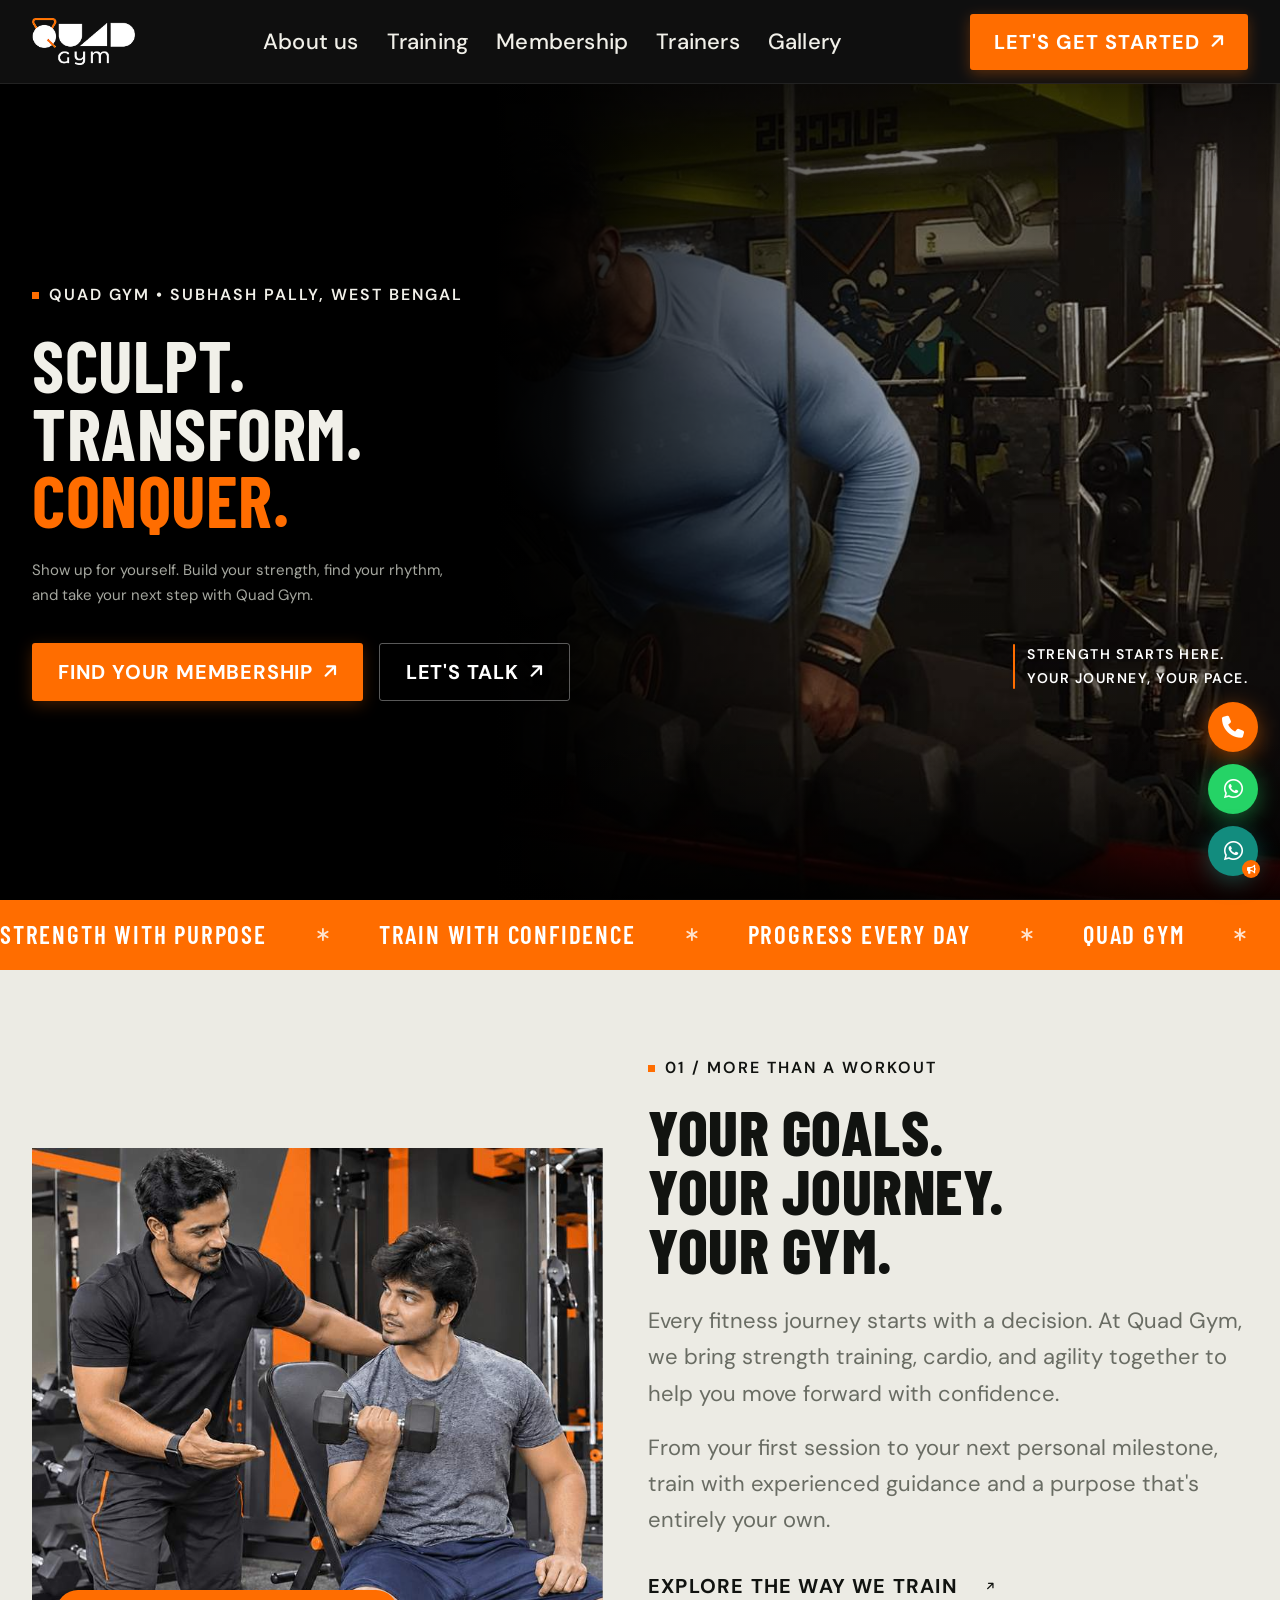
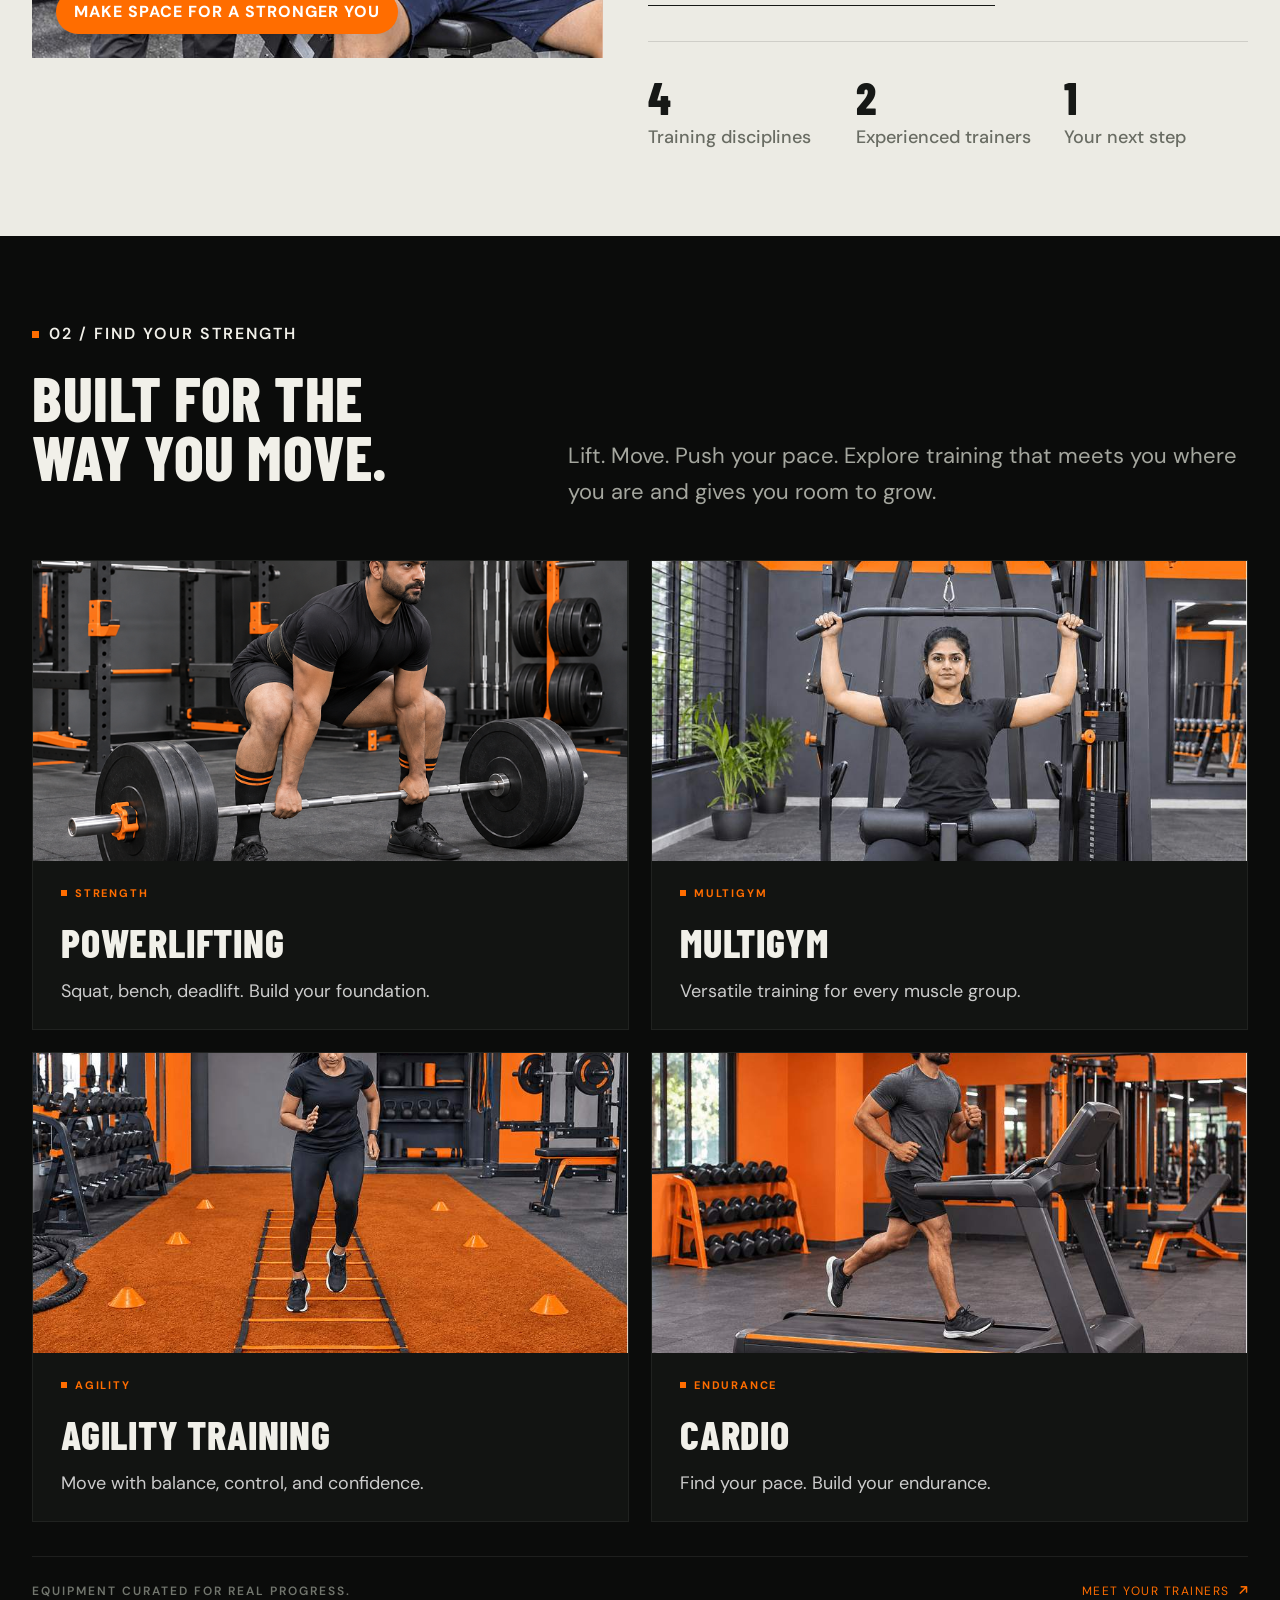
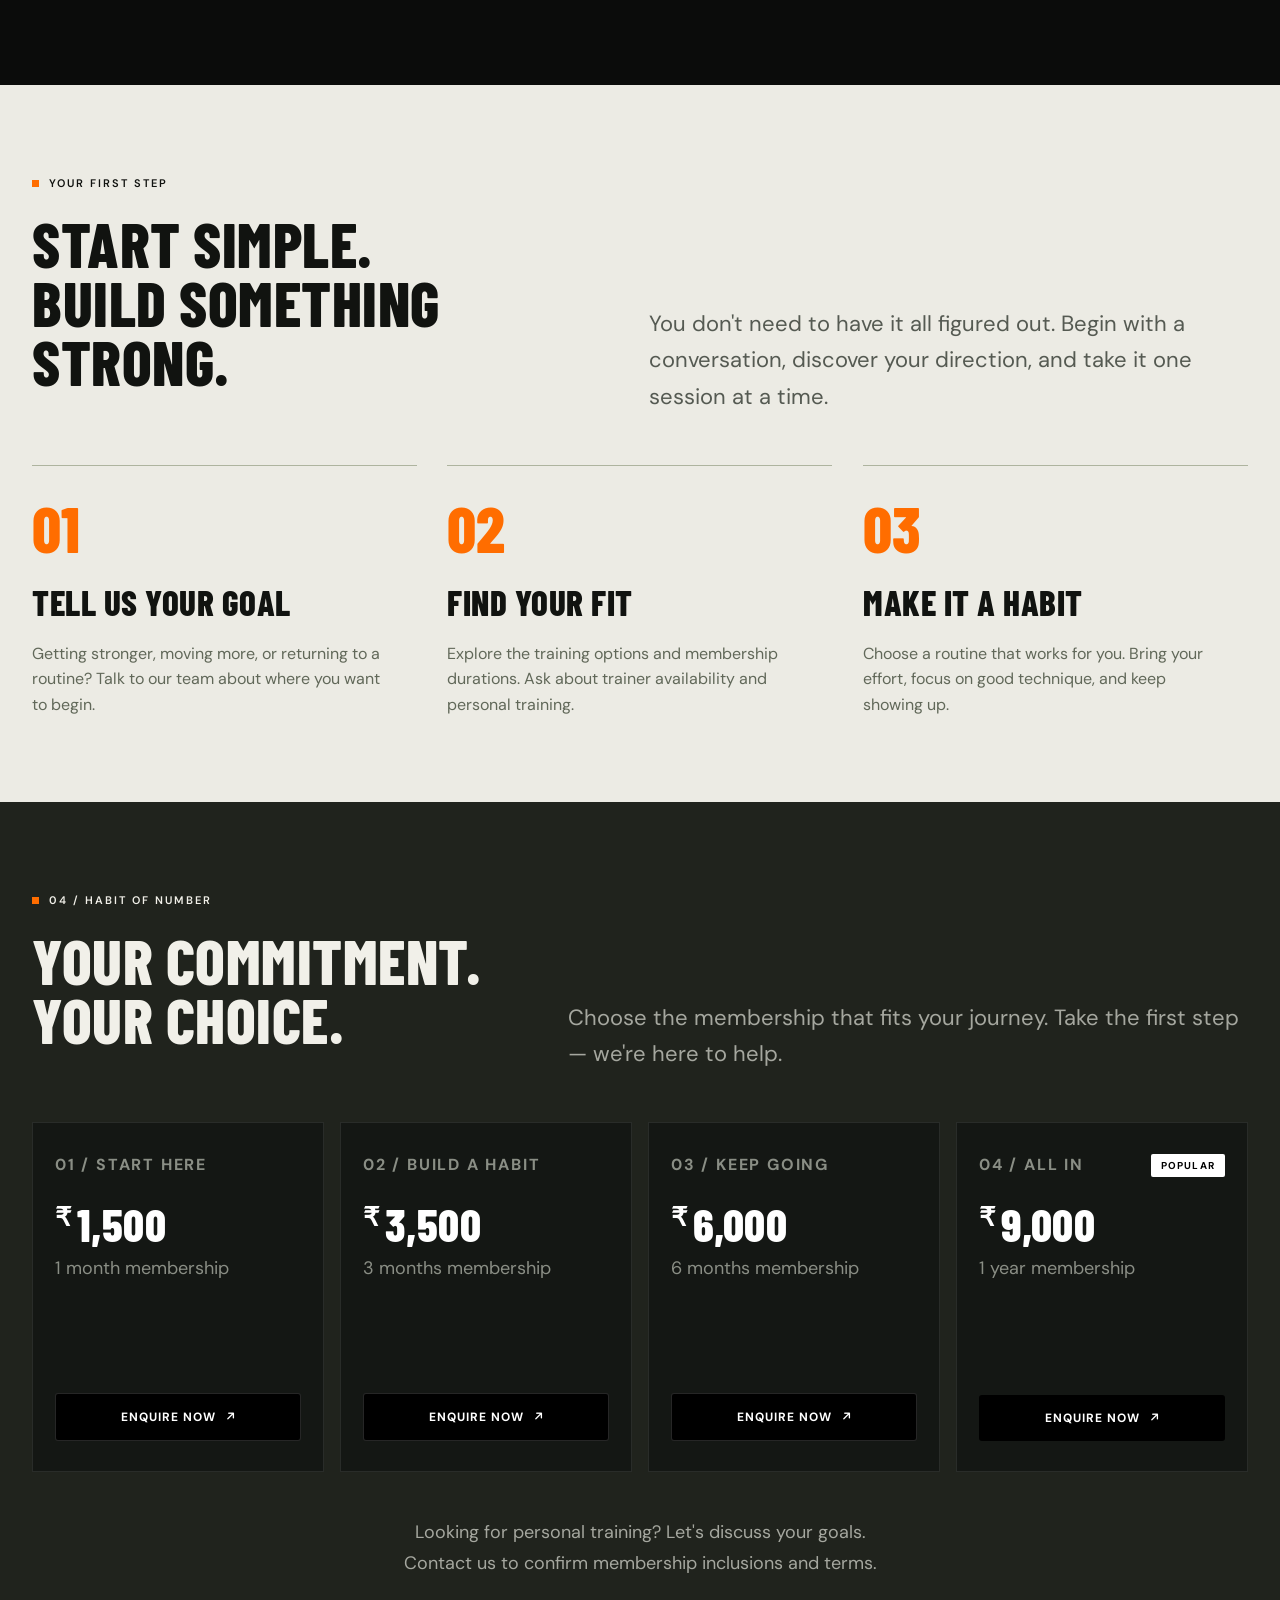
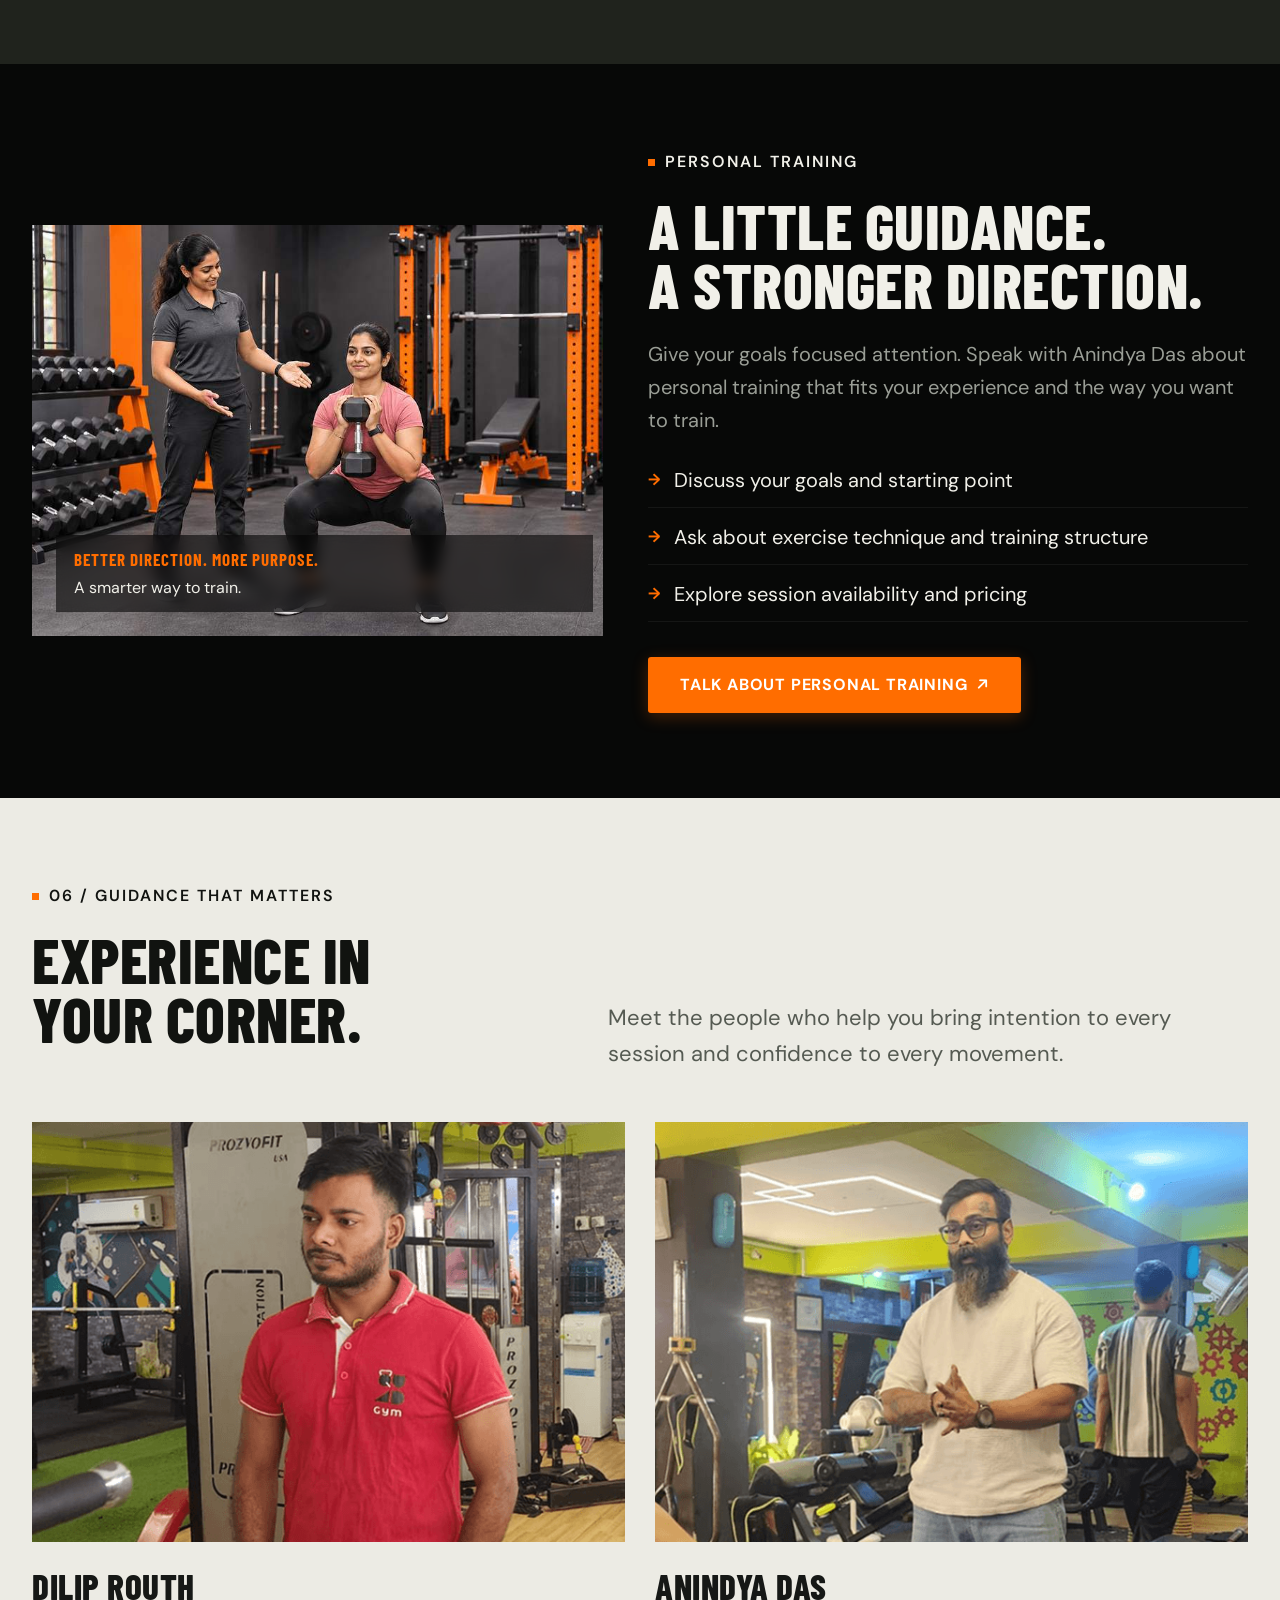
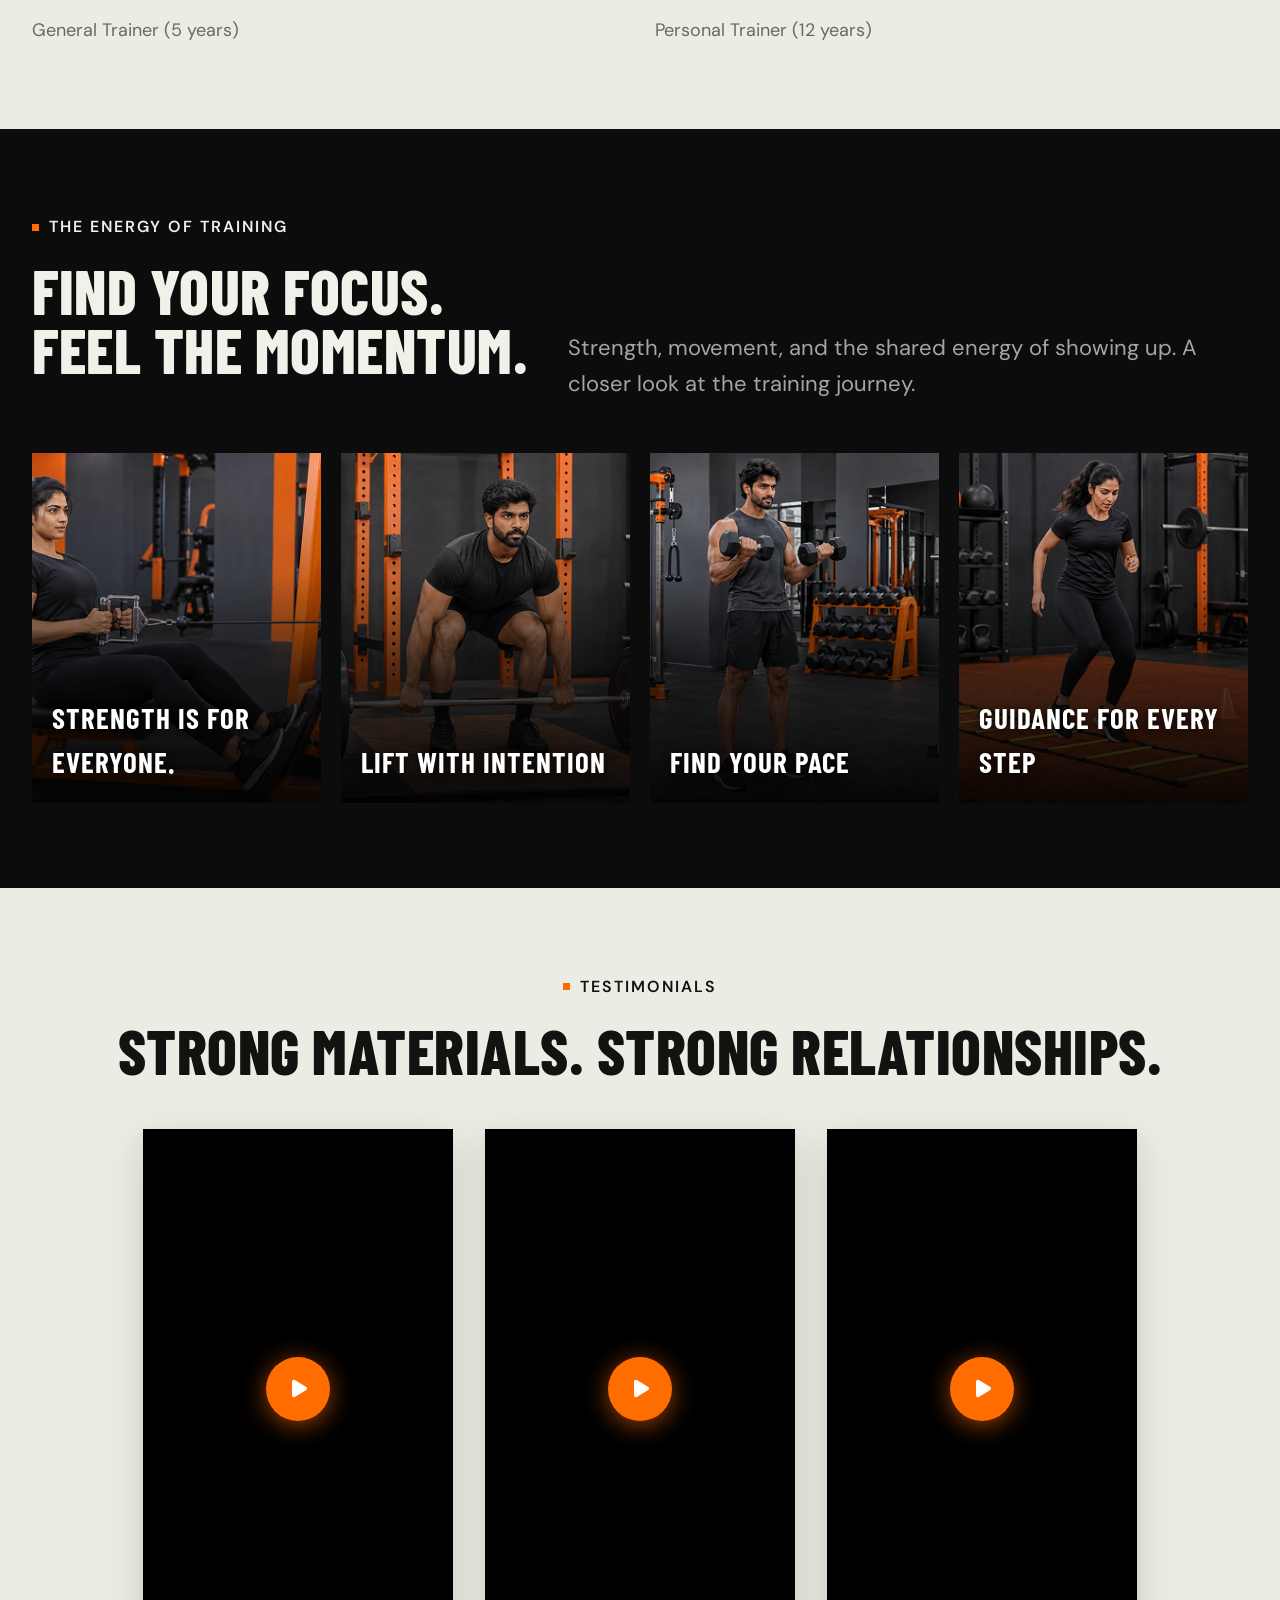
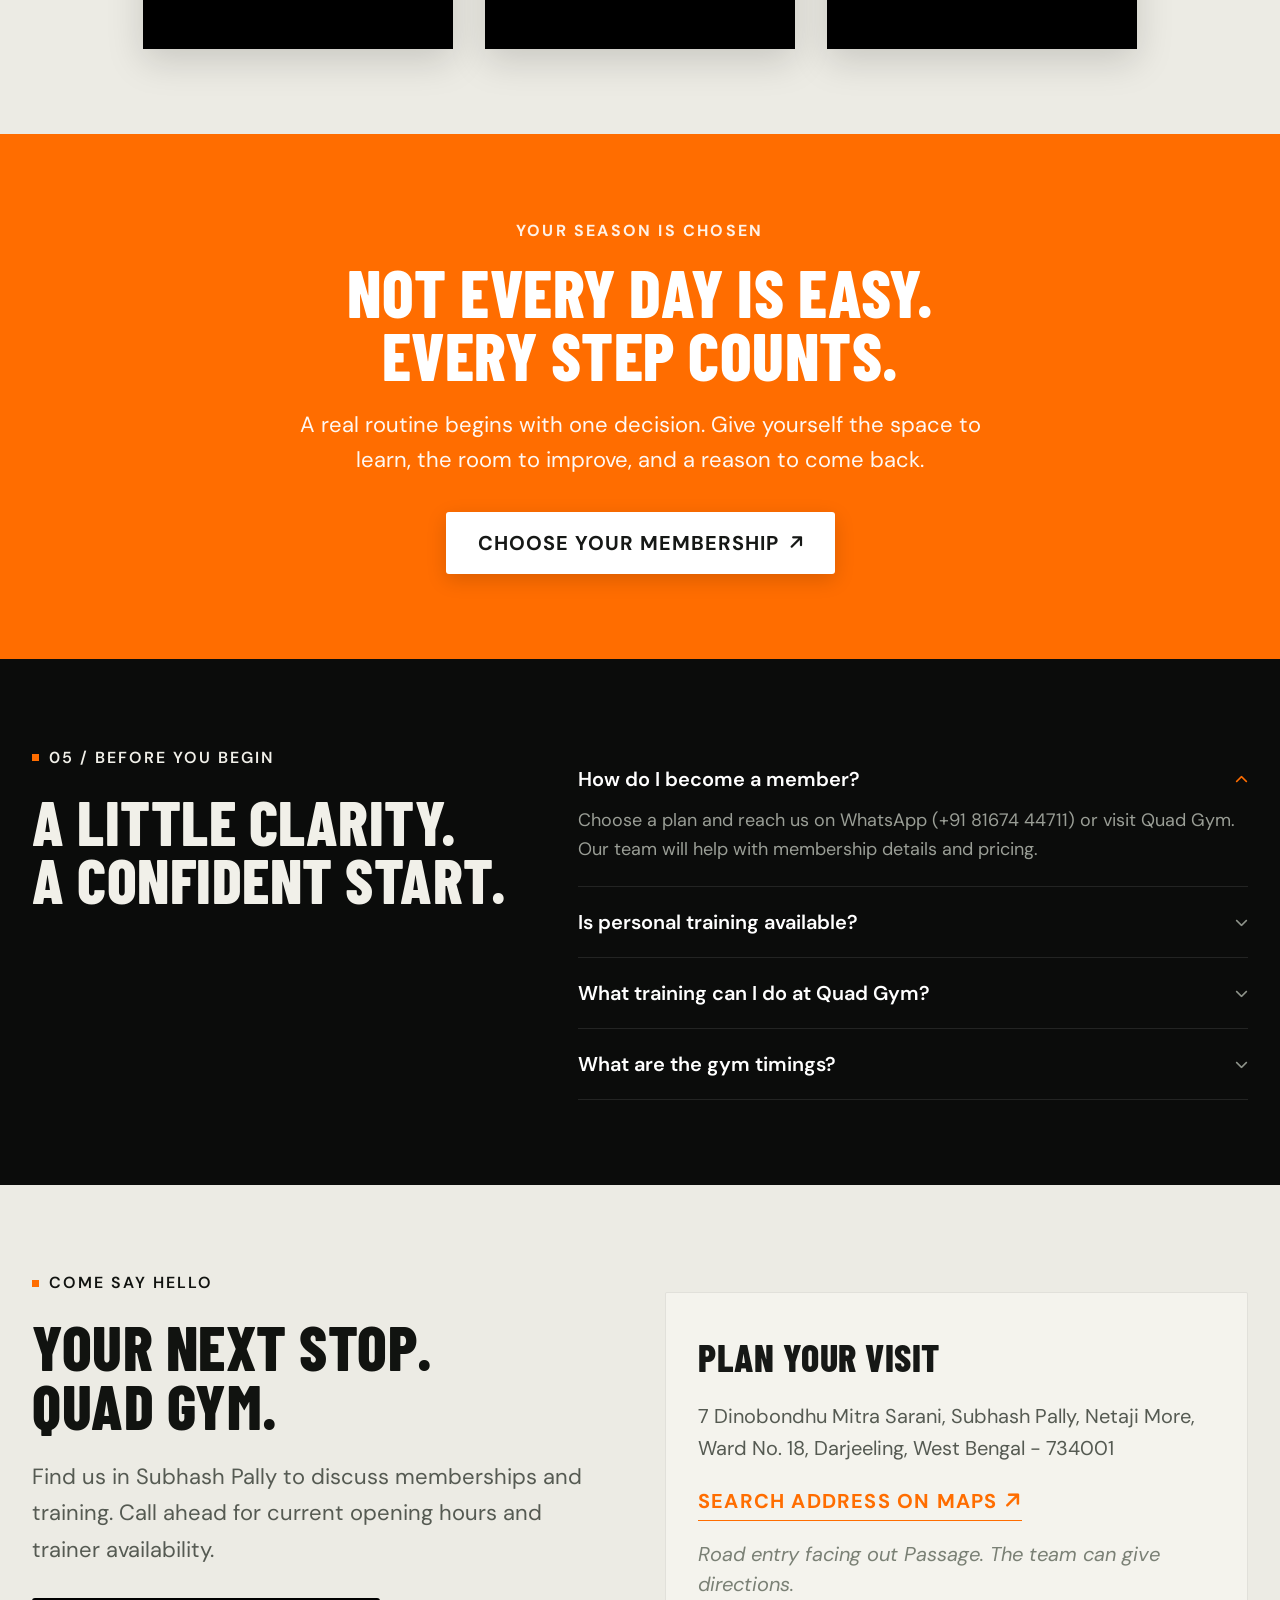
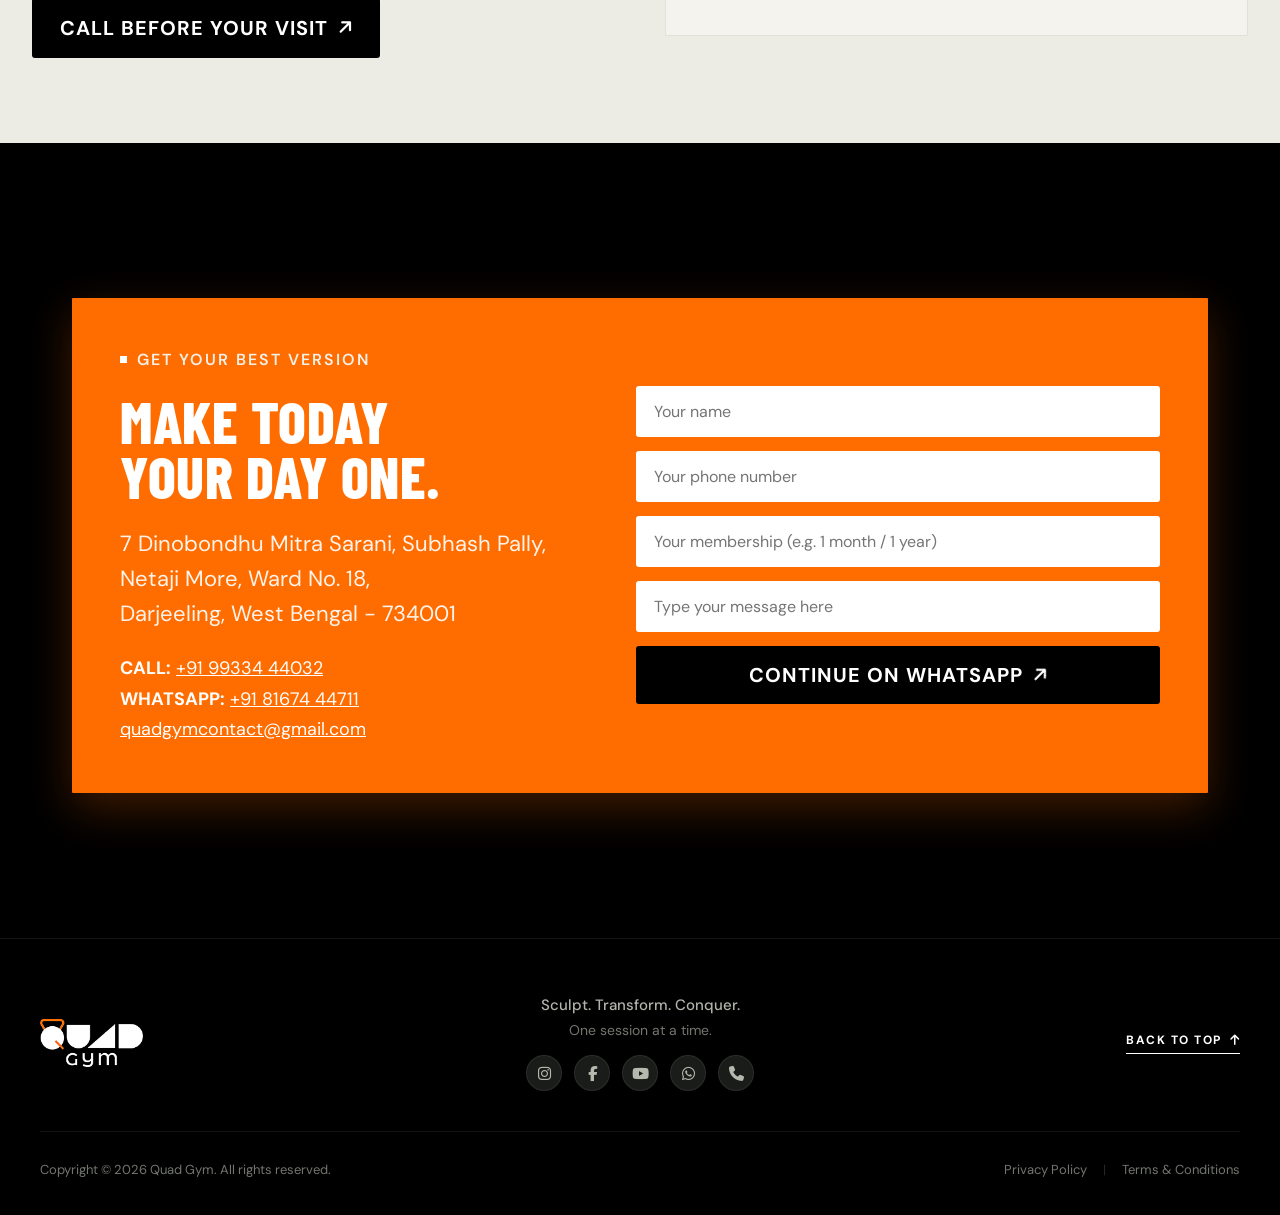
<file: index.html>
<!DOCTYPE html>
<html lang="en">

<head>
    <meta charset="UTF-8">
    <meta name="viewport" content="width=device-width, initial-scale=1.0">
    <title>Quad Gym - Sculpt. Transform. Conquer.</title>

    <!-- Google Fonts -->
    <link rel="shortcut icon" href="assets/favicon.ico" type="image/x-icon">
    <link rel="preconnect" href="https://fonts.googleapis.com">
    <link rel="preconnect" href="https://fonts.gstatic.com" crossorigin>
    <link
        href="https://fonts.googleapis.com/css2?family=Barlow+Condensed:ital,wght@0,300;0,400;0,500;0,600;0,700;0,800;0,900;1,700&family=DM+Sans:ital,opsz,wght@0,9..40,100..1000;1,9..40,100..1000&display=swap"
        rel="stylesheet">

    <!-- Font Awesome Icons -->
    <link rel="stylesheet" href="https://cdnjs.cloudflare.com/ajax/libs/font-awesome/6.6.0/css/all.min.css"
        integrity="sha512-Kc323vGBEqzTmouAECnVceyQqyqdsSiqLQISBL29aUW4U/M7pSPA/gEUZQqv1cwx4OnYxTxve5UMg5GT6L4JJg=="
        crossorigin="anonymous" referrerpolicy="no-referrer" />

    <!-- Main Stylesheet -->
    <link rel="stylesheet" href="style/style.css">

    <!-- Responsive Stylesheet -->
    <link rel="stylesheet" href="https://cdnjs.cloudflare.com/ajax/libs/animate.css/4.1.1/animate.min.css" />
    <link rel="stylesheet" href="style/responsive.css">
</head>

<body>

    <!-- ================= NAVBAR ================= -->
    <header class="site-header" id="site-header">
        <div class="nav-container">
            <!-- Brand Logo -->
            <a href="index.html" class="brand-logo" aria-label="Quad Gym Home">
                <div class="logo-box">
                    <img src="assets/logo.png" alt="logo of Quad Gym">
                </div>
            </a>

            <!-- Desktop Navigation Menu -->
            <nav class="desktop-nav" aria-label="Main Navigation">
                <ul class="nav-menu">
                    <li><a href="about-us.html" class="nav-link">About us</a></li>
                    <li><a href="training.html" class="nav-link">Training</a></li>
                    <li><a href="membership.html" class="nav-link">Membership</a></li>
                    <li><a href="trainers.html" class="nav-link">Trainers</a></li>
                    <li><a href="gallery.html" class="nav-link">Gallery</a></li>
                </ul>
            </nav>

            <!-- Desktop Right CTA Button -->
            <div class="nav-actions">
                <a href="contact-us.html" class="btn btn-nav">
                    <span>LET'S GET STARTED</span>
                    <i class="fa-solid fa-arrow-up fa-rotate-by" style="--fa-rotate-angle: 45deg;"></i>
                </a>
            </div>

            <!-- Mobile Animated Hamburger Button -->
            <button class="hamburger-btn" id="hamburger-btn" aria-label="Toggle navigation menu" aria-expanded="false"
                aria-controls="mobile-menu-panel">
                <span class="hamburger-line line-1"></span>
                <span class="hamburger-line line-2"></span>
                <span class="hamburger-line line-3"></span>
            </button>
        </div>
    </header>

    <!-- ================= MOBILE MENU OVERLAY & PANEL ================= -->
    <div class="mobile-menu-backdrop" id="mobile-menu-backdrop"></div>
    <div class="mobile-menu-panel" id="mobile-menu-panel" role="dialog" aria-modal="true"
        aria-label="Mobile Navigation Menu">
        <div class="mobile-menu-inner">
            <!-- Mobile Menu Header -->
            <div class="mobile-menu-header">
                <a href="index.html" class="brand-logo" id="mobile-brand-logo">
                    <div class="logo-box">
                        <img src="assets/logo.png" alt="logo of Quad Gym">
                    </div>
                </a>

                <button class="mobile-close-btn" id="mobile-close-btn" aria-label="Close menu">
                    <i class="fa-solid fa-xmark"></i>
                </button>
            </div>

            <!-- Mobile Menu Navigation Links -->
            <nav class="mobile-nav">
                <ul class="mobile-nav-list">
                    <li>
                        <a href="about-us.html" class="mobile-nav-link">
                            <span class="link-left"><i class="fa-solid fa-circle-info"></i> About us</span>
                            <i class="fa-solid fa-chevron-right link-arrow"></i>
                        </a>
                    </li>
                    <li>
                        <a href="training.html" class="mobile-nav-link">
                            <span class="link-left"><i class="fa-solid fa-dumbbell"></i> Training</span>
                            <i class="fa-solid fa-chevron-right link-arrow"></i>
                        </a>
                    </li>
                    <li>
                        <a href="membership.html" class="mobile-nav-link">
                            <span class="link-left"><i class="fa-solid fa-id-card"></i> Membership</span>
                            <i class="fa-solid fa-chevron-right link-arrow"></i>
                        </a>
                    </li>
                    <li>
                        <a href="trainers.html" class="mobile-nav-link">
                            <span class="link-left"><i class="fa-solid fa-users"></i> Trainers</span>
                            <i class="fa-solid fa-chevron-right link-arrow"></i>
                        </a>
                    </li>
                    <li>
                        <a href="gallery.html" class="mobile-nav-link">
                            <span class="link-left"><i class="fa-solid fa-images"></i> Gallery</span>
                            <i class="fa-solid fa-chevron-right link-arrow"></i>
                        </a>
                    </li>
                </ul>
            </nav>
            <!-- Mobile Action Button -->
            <div class="mobile-menu-cta">
                <a href="contact-us.html" class="btn btn-mobile-cta">
                    <span>LET'S GET STARTED</span>
                    <i class="fa-solid fa-arrow-up-right-from-square"></i>
                </a>
            </div>

            <!-- Mobile Menu Footer Info -->
            <div class="mobile-menu-footer">
                <div class="mobile-social-links">
                    <a href="https://www.instagram.com/quadgymfitness?utm_source=qr" target="_blank"
                        rel="noopener noreferrer" aria-label="Instagram"><i class="fa-brands fa-instagram"></i></a>
                    <a href="https://www.facebook.com/share/1ECYmg3NDE/?mibextid=wwXIfr" target="_blank"
                        rel="noopener noreferrer" aria-label="Facebook"><i class="fa-brands fa-facebook-f"></i></a>
                    <a href="https://youtube.com/@quadgymofficial?si=P0tMxeoU2woq9zfB" target="_blank"
                        rel="noopener noreferrer" aria-label="YouTube"><i class="fa-brands fa-youtube"></i></a>
                    <a href="https://wa.me/918167444711" target="_blank" rel="noopener noreferrer"
                        aria-label="WhatsApp"><i class="fa-brands fa-whatsapp"></i></a>
                    <a href="tel:+919933444032" aria-label="Call"><i class="fa-solid fa-phone"></i></a>
                </div>
            </div>
        </div>
    </div>

    <!-- ================= HERO SECTION ================= -->
    <section class="hero-section" id="hero">
        <!-- Background Image Container -->
        <div class="hero-bg-wrapper">
            <img src="assets/herobg.jpg" alt="Quad Gym Training Zone" class="hero-bg-img">
            <!-- Left solid-to-transparent fade + subtle dark shade over right image -->
            <div class="hero-gradient-overlay"></div>
            <!-- Vertical vignette for smooth edge transitions -->
            <div class="hero-vignette-overlay"></div>
        </div>

        <!-- Hero Main Content -->
        <div class="hero-container">
            <div class="hero-content">
                <!-- Location Tag -->
                <div class="hero-tag animate__animated animate__fadeInUp">
                    <span class="tag-square"></span>
                    <span class="tag-text tag-text-6">QUAD GYM &bull; SUBHASH PALLY, WEST BENGAL</span>
                </div>

                <!-- Main Punchline Heading -->
                <h1 class="hero-title animate__animated animate__fadeInUp">
                    <span class="title-line title-white">SCULPT.</span>
                    <span class="title-line title-white">TRANSFORM.</span>
                    <span class="title-line title-orange">CONQUER.</span>
                </h1>

                <!-- Subtitle Description -->
                <p class="hero-desc animate__animated animate__fadeInUp">
                    Show up for yourself. Build your strength, find your rhythm, and take your next step with Quad Gym.
                </p>

                <!-- Action Button Group -->
                <div class="hero-buttons animate__animated animate__fadeInUp">
                    <a href="membership.html" class="btn btn-primary">
                        <span>FIND YOUR MEMBERSHIP</span>
                        <i class="fa-solid fa-arrow-up fa-rotate-by" style="--fa-rotate-angle: 45deg;"></i>
                    </a>
                    <a href="contact-us.html" class="btn btn-outline">
                        <span>LET'S TALK</span>
                        <i class="fa-solid fa-arrow-up fa-rotate-by" style="--fa-rotate-angle: 45deg;"></i>
                    </a>
                </div>
            </div>

            <!-- Bottom-right Floating Motto/Quote -->
            <div class="hero-bottom-quote animate__animated animate__fadeInUp">
                <div class="quote-accent-bar"></div>
                <div class="quote-text-group">
                    <span class="quote-line">STRENGTH STARTS HERE.</span>
                    <span class="quote-line">YOUR JOURNEY, YOUR PACE.</span>
                </div>
            </div>
        </div>
    </section>

    <!-- ================= SEAMLESS LOOP MARQUEE TRACK ================= -->
    <section class="marquee-section" aria-label="Core Highlights">
        <div class="marquee-track">
            <!-- First track slice -->
            <div class="marquee-group">
                <div class="marquee-item">
                    <span class="item-text">STRENGTH WITH PURPOSE</span>
                    <i class="fa-solid fa-asterisk item-star"></i>
                </div>
                <div class="marquee-item">
                    <span class="item-text">TRAIN WITH CONFIDENCE</span>
                    <i class="fa-solid fa-asterisk item-star"></i>
                </div>
                <div class="marquee-item">
                    <span class="item-text">PROGRESS EVERY DAY</span>
                    <i class="fa-solid fa-asterisk item-star"></i>
                </div>
                <div class="marquee-item">
                    <span class="item-text">QUAD GYM</span>
                    <i class="fa-solid fa-asterisk item-star"></i>
                </div>
            </div>

            <!-- Second track slice (identical duplicate for seamless infinite loop) -->
            <div class="marquee-group" aria-hidden="true">
                <div class="marquee-item">
                    <span class="item-text">STRENGTH WITH PURPOSE</span>
                    <i class="fa-solid fa-asterisk item-star"></i>
                </div>
                <div class="marquee-item">
                    <span class="item-text">TRAIN WITH CONFIDENCE</span>
                    <i class="fa-solid fa-asterisk item-star"></i>
                </div>
                <div class="marquee-item">
                    <span class="item-text">PROGRESS EVERY DAY</span>
                    <i class="fa-solid fa-asterisk item-star"></i>
                </div>
                <div class="marquee-item">
                    <span class="item-text">QUAD GYM</span>
                    <i class="fa-solid fa-asterisk item-star"></i>
                </div>
            </div>

            <!-- Third track slice to guarantee continuous seamlessness on extra-wide screens -->
            <div class="marquee-group" aria-hidden="true">
                <div class="marquee-item">
                    <span class="item-text">STRENGTH WITH PURPOSE</span>
                    <i class="fa-solid fa-asterisk item-star"></i>
                </div>
                <div class="marquee-item">
                    <span class="item-text">TRAIN WITH CONFIDENCE</span>
                    <i class="fa-solid fa-asterisk item-star"></i>
                </div>
                <div class="marquee-item">
                    <span class="item-text">PROGRESS EVERY DAY</span>
                    <i class="fa-solid fa-asterisk item-star"></i>
                </div>
                <div class="marquee-item">
                    <span class="item-text">QUAD GYM</span>
                    <i class="fa-solid fa-asterisk item-star"></i>
                </div>
            </div>
        </div>
    </section>

    <!-- ================= SECTION 1: MORE THAN A WORKOUT ================= -->
    <section class="about-section" id="about">
        <div class="section-container about-container">
            <div class="about-image-col animate__animated ">
                <div class="image-card">
                    <img src="assets/workout.jpg" alt="Personal training session at Quad Gym" class="section-img">
                    <div class="image-floating-badge">
                        <span>MAKE SPACE FOR A STRONGER YOU</span>
                    </div>
                </div>
            </div>
            <div class="about-content-col">
                <div class="section-tag dark-tag animate__animated animate__fadeInUp">
                    <span class="tag-square"></span>
                    <span class="tag-text tag-text-2">01 / MORE THAN A WORKOUT</span>
                </div>
                <h2 class="section-heading-dark animate__animated animate__fadeInUp">
                    <span>YOUR GOALS.</span>
                    <span>YOUR JOURNEY.</span>
                    <span>YOUR GYM.</span>
                </h2>
                <div class="about-text-group animate__animated animate__fadeInUp">
                    <p>Every fitness journey starts with a decision. At Quad Gym, we bring strength training, cardio,
                        and agility together to help you move forward with confidence.</p>
                    <p>From your first session to your next personal milestone, train with experienced guidance and a
                        purpose that's entirely your own.</p>
                </div>
                <a href="training.html" class="text-link-dark animate__animated animate__fadeInUp">
                    <span style="padding-right: 20px;">EXPLORE THE WAY WE TRAIN</span>
                    <i class="fa-solid fa-arrow-up fa-rotate-by" style="--fa-rotate-angle: 45deg; font-size: 10px;"></i>
                </a>
                <div class="about-stats-row animate__animated animate__fadeInUp">
                    <div class="stat-card">
                        <span class="stat-number">4</span>
                        <span class="stat-label">Training disciplines</span>
                    </div>
                    <div class="stat-card">
                        <span class="stat-number">2</span>
                        <span class="stat-label">Experienced trainers</span>
                    </div>
                    <div class="stat-card">
                        <span class="stat-number">1</span>
                        <span class="stat-label">Your next step</span>
                    </div>
                </div>
            </div>
        </div>
    </section>

    <!-- ================= SECTION 2: FIND YOUR STRENGTH ================= -->
    <section class="training-section" id="training">
        <div class="section-container">
            <div class="section-header-split">
                <div class="header-left">
                    <div class="section-tag light-tag animate__animated animate__fadeInUp">
                        <span class="tag-square"></span>
                        <span class="tag-text tag-text-3">02 / FIND YOUR STRENGTH</span>
                    </div>
                    <h2 class="section-heading-light animate__animated animate__fadeInUp">
                        <span>BUILT FOR THE</span>
                        <span>WAY YOU MOVE.</span>
                    </h2>
                </div>
                <div class="header-right">
                    <p class="section-subtext-light animate__animated animate__fadeInUp">
                        Lift. Move. Push your pace. Explore training that meets you where you are and gives you room to
                        grow.
                    </p>
                </div>
            </div>

            <div class="training-cards-grid">
                <!-- Card 1 -->
                <div class="training-card animate__animated animate__fadeInUp">
                    <div class="training-card-img-wrap">
                        <img src="assets/strength1.png" alt="Powerlifting training" class="training-card-img">
                    </div>
                    <div class="training-card-info">
                        <div class="card-tag">
                            <span class="tag-square-sm"></span>
                            <span>STRENGTH</span>
                        </div>
                        <h3 class="training-card-title">POWERLIFTING</h3>
                        <p class="training-card-desc">Squat, bench, deadlift. Build your foundation.</p>
                    </div>
                </div>

                <!-- Card 2 -->
                <div class="training-card animate__animated animate__fadeInUp">
                    <div class="training-card-img-wrap">
                        <img src="assets/strength2.jpg" alt="Multigym workout" class="training-card-img">
                    </div>
                    <div class="training-card-info">
                        <div class="card-tag">
                            <span class="tag-square-sm"></span>
                            <span>MULTIGYM</span>
                        </div>
                        <h3 class="training-card-title">MULTIGYM</h3>
                        <p class="training-card-desc">Versatile training for every muscle group.</p>
                    </div>
                </div>

                <!-- Card 3 -->
                <div class="training-card animate__animated animate__fadeInUp">
                    <div class="training-card-img-wrap">
                        <img src="assets/strength3.jpg" alt="Agility training" class="training-card-img">
                    </div>
                    <div class="training-card-info">
                        <div class="card-tag">
                            <span class="tag-square-sm"></span>
                            <span>AGILITY</span>
                        </div>
                        <h3 class="training-card-title">AGILITY TRAINING</h3>
                        <p class="training-card-desc">Move with balance, control, and confidence.</p>
                    </div>
                </div>

                <!-- Card 4 -->
                <div class="training-card animate__animated animate__fadeInUp">
                    <div class="training-card-img-wrap">
                        <img src="assets/strength4.jpg" alt="Cardio training" class="training-card-img">
                    </div>
                    <div class="training-card-info">
                        <div class="card-tag">
                            <span class="tag-square-sm"></span>
                            <span>ENDURANCE</span>
                        </div>
                        <h3 class="training-card-title">CARDIO</h3>
                        <p class="training-card-desc">Find your pace. Build your endurance.</p>
                    </div>
                </div>
            </div>

            <div class="training-footer-bar animate__animated animate__fadeInUp">
                <span class="training-footer-note">EQUIPMENT CURATED FOR REAL PROGRESS.</span>
                <a href="trainers.html" class="link-muted-arrow">
                    <span>Meet Your Trainers</span>
                    <i class="fa-solid fa-arrow-up fa-rotate-by" style="--fa-rotate-angle: 45deg;"></i>
                </a>
            </div>
        </div>
    </section>

    <!-- ================= SECTION 3: START SIMPLE / HOW IT WORKS ================= -->
    <section class="steps-section" id="steps">
        <div class="section-container">
            <div class="section-header-split">
                <div class="header-left">
                    <div class="section-tag dark-tag animate__animated animate__fadeInUp">
                        <span class="tag-square"></span>
                        <span class="tag-text tag-text-4">YOUR FIRST STEP</span>
                    </div>
                    <h2 class="section-heading-dark animate__animated animate__fadeInUp">
                        <span>START SIMPLE.</span>
                        <span>BUILD SOMETHING STRONG.</span>
                    </h2>
                </div>
                <div class="header-right">
                    <p class="section-subtext-dark animate__animated animate__fadeInUp">
                        You don't need to have it all figured out. Begin with a conversation, discover your direction,
                        and take it one session at a time.
                    </p>
                </div>
            </div>

            <div class="steps-grid">
                <!-- Step 1 -->
                <div class="step-card animate__animated animate__fadeInUp">
                    <span class="step-num">01</span>
                    <h3 class="step-title">TELL US YOUR GOAL</h3>
                    <p class="step-desc">Getting stronger, moving more, or returning to a routine? Talk to our team
                        about where you want to begin.</p>
                </div>

                <!-- Step 2 -->
                <div class="step-card animate__animated animate__fadeInUp">
                    <span class="step-num">02</span>
                    <h3 class="step-title">FIND YOUR FIT</h3>
                    <p class="step-desc">Explore the training options and membership durations. Ask about trainer
                        availability and personal training.</p>
                </div>

                <!-- Step 3 -->
                <div class="step-card animate__animated animate__fadeInUp">
                    <span class="step-num">03</span>
                    <h3 class="step-title">MAKE IT A HABIT</h3>
                    <p class="step-desc">Choose a routine that works for you. Bring your effort, focus on good
                        technique, and keep showing up.</p>
                </div>
            </div>
        </div>
    </section>

    <!-- ================= SECTION 4: MEMBERSHIP / PRICING ================= -->
    <section class="pricing-section" id="membership">
        <div class="section-container">
            <div class="section-header-split">
                <div class="header-left">
                    <div class="section-tag light-tag animate__animated animate__fadeInUp">
                        <span class="tag-square"></span>
                        <span class="tag-text tag-text-5">04 / HABIT OF NUMBER</span>
                    </div>
                    <h2 class="section-heading-light animate__animated animate__fadeInUp">
                        <span>YOUR COMMITMENT.</span>
                        <span>YOUR CHOICE.</span>
                    </h2>
                </div>
                <div class="header-right">
                    <p class="section-subtext-light animate__animated animate__fadeInUp">
                        Choose the membership that fits your journey. Take the first step &mdash; we're here to help.
                    </p>
                </div>
            </div>

            <div class="pricing-grid">
                <!-- Plan 1 -->
                <div class="pricing-card animate__animated animate__fadeInUp">
                    <div class="pricing-card-top">
                        <span class="pricing-plan-tag">01 / START HERE</span>
                        <div class="pricing-price-group">
                            <span class="pricing-amount"><sup>&#8377;</sup>1,500</span>
                        </div>
                        <span class="pricing-duration">1 month membership</span>
                    </div>
                    <div class="pricing-card-bottom">
                        <a href="#contact" class="btn btn-pricing-outline">
                            <span>ENQUIRE NOW</span>
                            <i class="fa-solid fa-arrow-up fa-rotate-by" style="--fa-rotate-angle: 45deg;"></i>
                        </a>
                    </div>
                </div>

                <!-- Plan 2 -->
                <div class="pricing-card animate__animated animate__fadeInUp">
                    <div class="pricing-card-top">
                        <span class="pricing-plan-tag">02 / BUILD A HABIT</span>
                        <div class="pricing-price-group">
                            <span class="pricing-amount"><sup>&#8377;</sup>3,500</span>
                        </div>
                        <span class="pricing-duration">3 months membership</span>
                    </div>
                    <div class="pricing-card-bottom">
                        <a href="#contact" class="btn btn-pricing-outline">
                            <span>ENQUIRE NOW</span>
                            <i class="fa-solid fa-arrow-up fa-rotate-by" style="--fa-rotate-angle: 45deg;"></i>
                        </a>
                    </div>
                </div>

                <!-- Plan 3 -->
                <div class="pricing-card animate__animated animate__fadeInUp">
                    <div class="pricing-card-top">
                        <span class="pricing-plan-tag">03 / KEEP GOING</span>
                        <div class="pricing-price-group">
                            <span class="pricing-amount"><sup>&#8377;</sup>6,000</span>
                        </div>
                        <span class="pricing-duration">6 months membership</span>
                    </div>
                    <div class="pricing-card-bottom">
                        <a href="#contact" class="btn btn-pricing-outline">
                            <span>ENQUIRE NOW</span>
                            <i class="fa-solid fa-arrow-up fa-rotate-by" style="--fa-rotate-angle: 45deg;"></i>
                        </a>
                    </div>
                </div>

                <!-- Plan 4 (Featured Highlight) -->
                <div class="pricing-card animate__animated animate__fadeInUp">
                    <div class="pricing-card-top">
                        <div class="pricing-featured-header">
                            <span class="pricing-plan-tag">04 / ALL IN</span>
                            <span class="featured-badge">POPULAR</span>
                        </div>
                        <div class="pricing-price-group">
                            <span class="pricing-amount"><sup>&#8377;</sup>9,000</span>
                        </div>
                        <span class="pricing-duration">1 year membership</span>
                    </div>
                    <div class="pricing-card-bottom">
                        <a href="#contact" class="btn btn-pricing-featured">
                            <span>ENQUIRE NOW</span>
                            <i class="fa-solid fa-arrow-up fa-rotate-by" style="--fa-rotate-angle: 45deg;"></i>
                        </a>
                    </div>
                </div>
            </div>

            <div class="pricing-footer-note animate__animated animate__fadeInUp">
                <p>Looking for personal training? Let's discuss your goals.</p>
                <p>Contact us to confirm membership inclusions and terms.</p>
            </div>
        </div>
    </section>

    <!-- ================= SECTION 5: PERSONAL TRAINING ================= -->
    <section class="personal-training-section" id="trainers">
        <div class="section-container pt-container">
            <div class="pt-image-col animate__animated animate__fadeInUp">
                <div class="image-card">
                    <img src="assets/personal.jpg" alt="Personal Trainer Guidance at Quad Gym" class="section-img">
                    <div class="image-floating-badge-dark">
                        <span class="badge-title">BETTER DIRECTION. MORE PURPOSE.</span>
                        <span class="badge-sub">A smarter way to train.</span>
                    </div>
                </div>
            </div>

            <div class="pt-content-col">
                <div class="section-tag light-tag animate__animated animate__fadeInUp">
                    <span class="tag-square"></span>
                    <span class="tag-text tag-text-6">PERSONAL TRAINING</span>
                </div>
                <h2 class="section-heading-light section-heading-light-1 animate__animated animate__fadeInUp">
                    <span>A LITTLE GUIDANCE.</span>
                    <span>A STRONGER DIRECTION.</span>
                </h2>
                <p class="pt-desc animate__animated animate__fadeInUp">
                    Give your goals focused attention. Speak with Anindya Das about personal training that fits your
                    experience and the way you want to train.
                </p>

                <ul class="pt-checklist animate__animated animate__fadeInUp">
                    <li>
                        <span class="checklist-bullet">&#8594;</span>
                        <span>Discuss your goals and starting point</span>
                    </li>
                    <li>
                        <span class="checklist-bullet">&#8594;</span>
                        <span>Ask about exercise technique and training structure</span>
                    </li>
                    <li>
                        <span class="checklist-bullet">&#8594;</span>
                        <span>Explore session availability and pricing</span>
                    </li>
                </ul>

                <div class="pt-action animate__animated animate__fadeInUp">
                    <a href="contact-us.html" class="btn btn-primary btn-pt">
                        <span>TALK ABOUT PERSONAL TRAINING</span>
                        <i class="fa-solid fa-arrow-up fa-rotate-by" style="--fa-rotate-angle: 45deg;"></i>
                    </a>
                </div>
            </div>
        </div>
    </section>

    <!-- ================= SECTION 6: GUIDANCE THAT MATTERS (TRAINERS) ================= -->
    <section class="trainers-section" id="trainers-team">
        <div class="section-container">
            <div class="section-header-split">
                <div class="header-left">
                    <div class="section-tag dark-tag animate__animated animate__fadeInUp">
                        <span class="tag-square"></span>
                        <span class="tag-text">06 / GUIDANCE THAT MATTERS</span>
                    </div>
                    <h2 class="section-heading-dark animate__animated animate__fadeInUp">
                        <span>EXPERIENCE IN</span>
                        <span>YOUR CORNER.</span>
                    </h2>
                </div>
                <div class="header-right">
                    <p class="section-subtext-dark animate__animated animate__fadeInUp">
                        Meet the people who help you bring intention to every session and confidence to every movement.
                    </p>
                </div>
            </div>

            <div class="trainers-grid">
                <!-- Trainer 1 -->
                <div class="trainer-card animate__animated animate__fadeInUp">
                    <div class="trainer-img-wrap">
                        <img src="assets/trainer2.png" alt="Dilip Routh - General Trainer" class="trainer-img">
                    </div>
                    <div class="trainer-info">
                        <h3 class="trainer-name">DILIP ROUTH</h3>
                        <p class="trainer-role">General Trainer (5 years)</p>
                    </div>
                </div>

                <!-- Trainer 2 -->
                <div class="trainer-card animate__animated animate__fadeInUp">
                    <div class="trainer-img-wrap">
                        <img src="assets/trainer1.png" alt="Anindya Das - Personal Trainer" class="trainer-img">
                    </div>
                    <div class="trainer-info">
                        <h3 class="trainer-name">ANINDYA DAS</h3>
                        <p class="trainer-role">Personal Trainer (12 years)</p>
                    </div>
                </div>
            </div>
        </div>
    </section>

    <!-- ================= SECTION 7: THE ENERGY OF TRAINING ================= -->
    <section class="energy-section" id="gallery">
        <div class="section-container">
            <div class="section-header-split">
                <div class="header-left">
                    <div class="section-tag light-tag animate__animated animate__fadeInUp">
                        <span class="tag-square"></span>
                        <span class="tag-text tag-text-6">THE ENERGY OF TRAINING</span>
                    </div>
                    <h2 class="section-heading-light animate__animated animate__fadeInUp">
                        <span>FIND YOUR FOCUS.</span>
                        <span>FEEL THE MOMENTUM.</span>
                    </h2>
                </div>
                <div class="header-right">
                    <p class="section-subtext-light animate__animated animate__fadeInUp">
                        Strength, movement, and the shared energy of showing up. A closer look at the training journey.
                    </p>
                </div>
            </div>

            <!-- Horizontal scroll track on responsive -->
            <div class="energy-scroll-container">
                <div class="energy-grid">
                    <div class="energy-card animate__animated animate__fadeInUp">
                        <div class="energy-img-wrap">
                            <img src="assets/ENERGY1.png" alt="Strength over ego" class="energy-img">
                        </div>
                        <div class="energy-badge">
                            <span>Strength is for everyone.</span>
                        </div>
                    </div>
                    <div class="energy-card animate__animated animate__fadeInUp">
                        <div class="energy-img-wrap">
                            <img src="assets/ENERGY2.png" alt="Lift with intention" class="energy-img">
                        </div>
                        <div class="energy-badge">
                            <span>LIFT WITH INTENTION</span>
                        </div>
                    </div>
                    <div class="energy-card animate__animated animate__fadeInUp">
                        <div class="energy-img-wrap">
                            <img src="assets/ENERGY3.png" alt="Find your pace" class="energy-img">
                        </div>
                        <div class="energy-badge">
                            <span>FIND YOUR PACE</span>
                        </div>
                    </div>
                    <div class="energy-card animate__animated animate__fadeInUp">
                        <div class="energy-img-wrap">
                            <img src="assets/ENERGY4.png" alt="Guidance for every step" class="energy-img">
                        </div>
                        <div class="energy-badge">
                            <span>GUIDANCE FOR EVERY STEP</span>
                        </div>
                    </div>
                </div>
            </div>
        </div>
    </section>

    <!-- ================= SECTION 8: TESTIMONIALS ================= -->
    <section class="testimonials-section" id="testimonials">
        <div class="section-container">
            <div class="testimonials-header animate__animated animate__fadeInUp">
                <div class="section-tag dark-tag">
                    <span class="tag-square"></span>
                    <span class="tag-text">TESTIMONIALS</span>
                </div>
                <h2 class="section-heading-dark text-center">
                    <span>STRONG MATERIALS. STRONG RELATIONSHIPS.</span>
                </h2>
            </div>

            <!-- Horizontal video scroll track -->
            <div class="testimonials-scroll-container">
                <div class="testimonials-grid">
                    <!-- Video 1 -->
                    <div class="testimonial-card animate__animated animate__fadeInUp"
                        data-video-src="assets/testimonial1.mp4">
                        <div class="video-wrapper">
                            <video class="testimonial-video" playsinline preload="metadata" muted>
                                <source src="assets/testimonial1.mp4" type="video/mp4">
                                Your browser does not support the video tag.
                            </video>
                            <div class="video-card-overlay"></div>
                            <button class="video-play-btn" aria-label="Play testimonial video 1">
                                <i class="fa-solid fa-play"></i>
                            </button>
                        </div>
                    </div>

                    <!-- Video 2 -->
                    <div class="testimonial-card animate__animated animate__fadeInUp"
                        data-video-src="assets/testimonial2.mp4">
                        <div class="video-wrapper">
                            <video class="testimonial-video" playsinline preload="metadata" muted>
                                <source src="assets/testimonial2.mp4" type="video/mp4">
                                Your browser does not support the video tag.
                            </video>
                            <div class="video-card-overlay"></div>
                            <button class="video-play-btn" aria-label="Play testimonial video 2">
                                <i class="fa-solid fa-play"></i>
                            </button>
                        </div>
                    </div>

                    <!-- Video 3 -->
                    <div class="testimonial-card animate__animated animate__fadeInUp"
                        data-video-src="assets/testimonial3.mp4">
                        <div class="video-wrapper">
                            <video class="testimonial-video" playsinline preload="metadata" muted>
                                <source src="assets/testimonial3.mp4" type="video/mp4">
                                Your browser does not support the video tag.
                            </video>
                            <div class="video-card-overlay"></div>
                            <button class="video-play-btn" aria-label="Play testimonial video 3">
                                <i class="fa-solid fa-play"></i>
                            </button>
                        </div>
                    </div>
                </div>
            </div>
        </div>
    </section>

    <!-- ================= SECTION 9: ORANGE CTA BANNER ================= -->
    <section class="cta-banner-section">
        <div class="section-container cta-banner-container">
            <span class="cta-banner-tag animate__animated animate__fadeInUp">YOUR SEASON IS CHOSEN</span>
            <h2 class="cta-banner-title animate__animated animate__fadeInUp">
                <span>NOT EVERY DAY IS EASY.</span>
                <span>EVERY STEP COUNTS.</span>
            </h2>
            <p class="cta-banner-subtext animate__animated animate__fadeInUp">
                A real routine begins with one decision. Give yourself the space to learn, the room to improve, and a
                reason to come back.
            </p>
            <div class="cta-banner-action animate__animated animate__fadeInUp">
                <a href="membership.html" class="btn btn-cta-white">
                    <span>CHOOSE YOUR MEMBERSHIP</span>
                    <i class="fa-solid fa-arrow-up fa-rotate-by" style="--fa-rotate-angle: 45deg;"></i>
                </a>
            </div>
        </div>
    </section>

    <!-- ================= SECTION 10: FAQ ================= -->
    <section class="faq-section" id="faq">
        <div class="section-container faq-container">
            <div class="faq-header-col animate__animated animate__fadeInUp">
                <div class="section-tag light-tag">
                    <span class="tag-square"></span>
                    <span class="tag-text tag-text-6">05 / BEFORE YOU BEGIN</span>
                </div>
                <h2 class="section-heading-light">
                    <span>A LITTLE CLARITY.</span>
                    <span>A CONFIDENT START.</span>
                </h2>
            </div>

            <div class="faq-accordion-col">
                <div class="faq-accordion">
                    <!-- Item 1 (open by default) -->
                    <div class="faq-item is-open animate__animated animate__fadeInUp">
                        <button class="faq-question" aria-expanded="true">
                            <span>How do I become a member?</span>
                            <i class="fa-solid fa-chevron-down faq-arrow"></i>
                        </button>
                        <div class="faq-answer">
                            <p>Choose a plan and reach us on WhatsApp (+91 81674 44711) or visit Quad Gym. Our team will
                                help with membership details and pricing.</p>
                        </div>
                    </div>

                    <!-- Item 2 -->
                    <div class="faq-item animate__animated animate__fadeInUp">
                        <button class="faq-question" aria-expanded="false">
                            <span>Is personal training available?</span>
                            <i class="fa-solid fa-chevron-down faq-arrow"></i>
                        </button>
                        <div class="faq-answer">
                            <p>Yes, personal training is available with experienced trainers who build a program
                                customized to your fitness level, goals, and schedule.</p>
                        </div>
                    </div>

                    <!-- Item 3 -->
                    <div class="faq-item animate__animated animate__fadeInUp">
                        <button class="faq-question" aria-expanded="false">
                            <span>What training can I do at Quad Gym?</span>
                            <i class="fa-solid fa-chevron-down faq-arrow"></i>
                        </button>
                        <div class="faq-answer">
                            <p>We offer powerlifting, functional multi-gym training, agility training, and cardio
                                equipment tailored for all fitness levels.</p>
                        </div>
                    </div>

                    <!-- Item 4 -->
                    <div class="faq-item animate__animated animate__fadeInUp">
                        <button class="faq-question" aria-expanded="false">
                            <span>What are the gym timings?</span>
                            <i class="fa-solid fa-chevron-down faq-arrow"></i>
                        </button>
                        <div class="faq-answer">
                            <p>Monday to Sunday: 6:00 AM &ndash; 10:00 PM. Special trainer hours and personal training
                                sessions are scheduled by appointment.</p>
                        </div>
                    </div>
                </div>
            </div>
        </div>
    </section>

    <!-- ================= SECTION 11: COME SAY HELLO ================= -->
    <section class="visit-section" id="visit">
        <div class="section-container visit-container">
            <div class="visit-left-col">
                <div class="section-tag dark-tag animate__animated animate__fadeInUp">
                    <span class="tag-square"></span>
                    <span class="tag-text">COME SAY HELLO</span>
                </div>
                <h2 class="section-heading-dark animate__animated animate__fadeInUp">
                    <span>YOUR NEXT STOP.</span>
                    <span>QUAD GYM.</span>
                </h2>
                <p class="visit-subtext animate__animated animate__fadeInUp">
                    Find us in Subhash Pally to discuss memberships and training. Call ahead for current opening hours
                    and trainer availability.
                </p>
                <a href="tel:+919933444032" class="btn btn-visit-dark animate__animated animate__fadeInUp">
                    <span>CALL BEFORE YOUR VISIT</span>
                    <i class="fa-solid fa-arrow-up fa-rotate-by" style="--fa-rotate-angle: 45deg;"></i>
                </a>
            </div>

            <div class="visit-right-col animate__animated animate__fadeInUp">
                <div class="visit-card">
                    <h3 class="visit-card-title">PLAN YOUR VISIT</h3>
                    <p class="visit-card-address">
                        7 Dinobondhu Mitra Sarani, Subhash Pally, Netaji More, Ward No. 18, Darjeeling, West Bengal -
                        734001
                    </p>
                    <a href="https://maps.google.com" target="_blank" rel="noopener noreferrer" class="visit-maps-link">
                        <span>SEARCH ADDRESS ON MAPS</span>
                        <i class="fa-solid fa-arrow-up fa-rotate-by" style="--fa-rotate-angle: 45deg;"></i>
                    </a>
                    <p class="visit-card-note">
                        Road entry facing out Passage. The team can give directions.
                    </p>
                </div>
            </div>
        </div>
    </section>

    <!-- ================= SECTION 12: MAKE TODAY YOUR DAY ONE ================= -->
    <section class="contact-banner-section" id="contact">
        <div class="section-container contact-banner-wrap">
            <div class="contact-banner-card">
                <div class="contact-banner-left animate__animated animate__fadeInUp">
                    <div class="section-tag light-tag">
                        <span class="tag-square" style="background-color: #fff;"></span>
                        <span class="tag-text tag-text-3">GET YOUR BEST VERSION</span>
                    </div>
                    <h2 class="contact-banner-heading">
                        <span>MAKE TODAY</span>
                        <span>YOUR DAY ONE.</span>
                    </h2>
                    <div class="contact-address-block">
                        <p>7 Dinobondhu Mitra Sarani, Subhash Pally,</p>
                        <p>Netaji More, Ward No. 18,</p>
                        <p>Darjeeling, West Bengal - 734001</p>
                    </div>
                    <div class="contact-direct-links">
                        <p><strong>CALL:</strong> <a href="tel:+919933444032">+91 99334 44032</a></p>
                        <p><strong>WHATSAPP:</strong> <a href="https://wa.me/918167444711" target="_blank">+91 81674
                                44711</a></p>
                        <p><a href="mailto:quadgymcontact@gmail.com">quadgymcontact@gmail.com</a></p>
                    </div>
                </div>

                <div class="contact-banner-right animate__animated animate__fadeInUp">
                    <form class="whatsapp-lead-form" id="whatsapp-lead-form"
                        onsubmit="event.preventDefault(); window.open('https://wa.me/918167444711?text=' + encodeURIComponent('Hi Quad Gym, I would like to enquire about membership and training!'), '_blank');">
                        <div class="form-group">
                            <label for="lead-name" class="visually-hidden">Your name</label>
                            <input type="text" id="lead-name" name="name" placeholder="Your name" required
                                class="lead-input">
                        </div>
                        <div class="form-group">
                            <label for="lead-phone" class="visually-hidden">Your phone number</label>
                            <input type="tel" id="lead-phone" name="phone" placeholder="Your phone number" required
                                class="lead-input">
                        </div>
                        <div class="form-group">
                            <label for="lead-interest" class="visually-hidden">Your membership</label>
                            <input type="text" id="lead-interest" name="interest"
                                placeholder="Your membership (e.g. 1 month / 1 year)" class="lead-input">
                        </div>
                        <div class="form-group">
                            <label for="lead-message" class="visually-hidden">Type your message here</label>
                            <input type="text" id="lead-message" name="message" placeholder="Type your message here"
                                class="lead-input">
                        </div>
                        <button type="submit" class="btn btn-whatsapp-submit">
                            <span>CONTINUE ON WHATSAPP</span>
                            <i class="fa-solid fa-arrow-up fa-rotate-by" style="--fa-rotate-angle: 45deg;"></i>
                        </button>
                    </form>
                </div>
            </div>
        </div>
    </section>

    <!-- ================= FOOTER ================= -->
    <footer class="site-footer">
        <div class="footer-container">
            <!-- Top row -->
            <div class="footer-top-row">
                <div class="footer-logo-col">
                    <a href="#" class="brand-logo" aria-label="Quad Gym Home">
                        <div class="logo-box footer-logo">
                            <img src="assets/logo.png" alt="logo of Quad Gym">
                        </div>
                    </a>
                </div>
                <div class="footer-motto-col">
                    <p class="footer-motto-main">Sculpt. Transform. Conquer.</p>
                    <p class="footer-motto-sub">One session at a time.</p>
                    <div class="footer-social-links">
                        <a href="https://www.instagram.com/quadgymfitness?utm_source=qr" target="_blank"
                            rel="noopener noreferrer" aria-label="Instagram"><i class="fa-brands fa-instagram"></i></a>
                        <a href="https://www.facebook.com/share/1ECYmg3NDE/?mibextid=wwXIfr" target="_blank"
                            rel="noopener noreferrer" aria-label="Facebook"><i class="fa-brands fa-facebook-f"></i></a>
                        <a href="https://youtube.com/@quadgymofficial?si=P0tMxeoU2woq9zfB" target="_blank"
                            rel="noopener noreferrer" aria-label="YouTube"><i class="fa-brands fa-youtube"></i></a>
                        <a href="https://wa.me/918167444711" target="_blank" rel="noopener noreferrer"
                            aria-label="WhatsApp"><i class="fa-brands fa-whatsapp"></i></a>
                        <a href="tel:+919933444032" aria-label="Call"><i class="fa-solid fa-phone"></i></a>
                    </div>
                </div>
                <div class="footer-top-link-col">
                    <a href="#hero" class="back-to-top-link">
                        <span>BACK TO TOP</span>
                        <i class="fa-solid fa-arrow-up"></i>
                    </a>
                </div>
            </div>

            <!-- Divider line -->
            <div class="footer-divider"></div>

            <!-- Bottom row -->
            <div class="footer-bottom-row">
                <div class="footer-copy-col">
                    <p>Copyright &copy; 2026 Quad Gym. All rights reserved.</p>
                </div>
                <div class="footer-legal-col">
                    <a href="privacy-policy.html" class="footer-legal-link">Privacy Policy</a>
                    <span class="footer-legal-sep">|</span>
                    <a href="terms-conditions.html" class="footer-legal-link">Terms &amp; Conditions</a>
                </div>
            </div>
        </div>
    </footer>

    <!-- ================= TESTIMONIAL VIDEO POPOUT MODAL ================= -->
    <div class="video-modal-backdrop" id="video-modal-backdrop" aria-hidden="true" role="dialog" aria-modal="true">
        <div class="video-modal-container">
            <button class="video-modal-close" id="video-modal-close" aria-label="Close video popout">
                <i class="fa-solid fa-xmark"></i>
            </button>
            <div class="video-modal-frame">
                <video id="modal-video-player" controls playsinline preload="auto">
                    <source src="" type="video/mp4">
                    Your browser does not support the video tag.
                </video>
            </div>
        </div>
    </div>

    <!-- Main JavaScript File -->
    <!-- ================= FLOATING QUICK CONTACT STACK ================= -->
    <div class="floating-contact-stack" aria-label="Quick Contact">
        <!-- 1. Above: Call Number Icon Link -->
        <a href="tel:+919933444032" class="floating-btn floating-call-btn" aria-label="Call Quad Gym">
            <i class="fa-solid fa-phone"></i>
            <span class="floating-tooltip">Call: +91 99334 44032</span>
        </a>

        <!-- 2. Middle: WhatsApp for Number Link -->
        <a href="https://wa.me/918167444711" target="_blank" rel="noopener noreferrer"
            class="floating-btn floating-wa-btn" aria-label="WhatsApp Quad Gym">
            <i class="fa-brands fa-whatsapp"></i>
            <span class="floating-tooltip">WhatsApp: +91 81674 44711</span>
        </a>

        <!-- 3. Below: WhatsApp Channel Link Icon -->
        <a href="https://whatsapp.com/channel/0029VaQuadGym" target="_blank" rel="noopener noreferrer"
            class="floating-btn floating-channel-btn" aria-label="WhatsApp Channel Group">
            <i class="fa-brands fa-whatsapp"></i>
            <span class="floating-channel-badge"><i class="fa-solid fa-bullhorn"></i></span>
            <span class="floating-tooltip">WhatsApp Channel</span>
        </a>
    </div>
    <script src="script/script.js"></script>
</body>

</html>
</file>
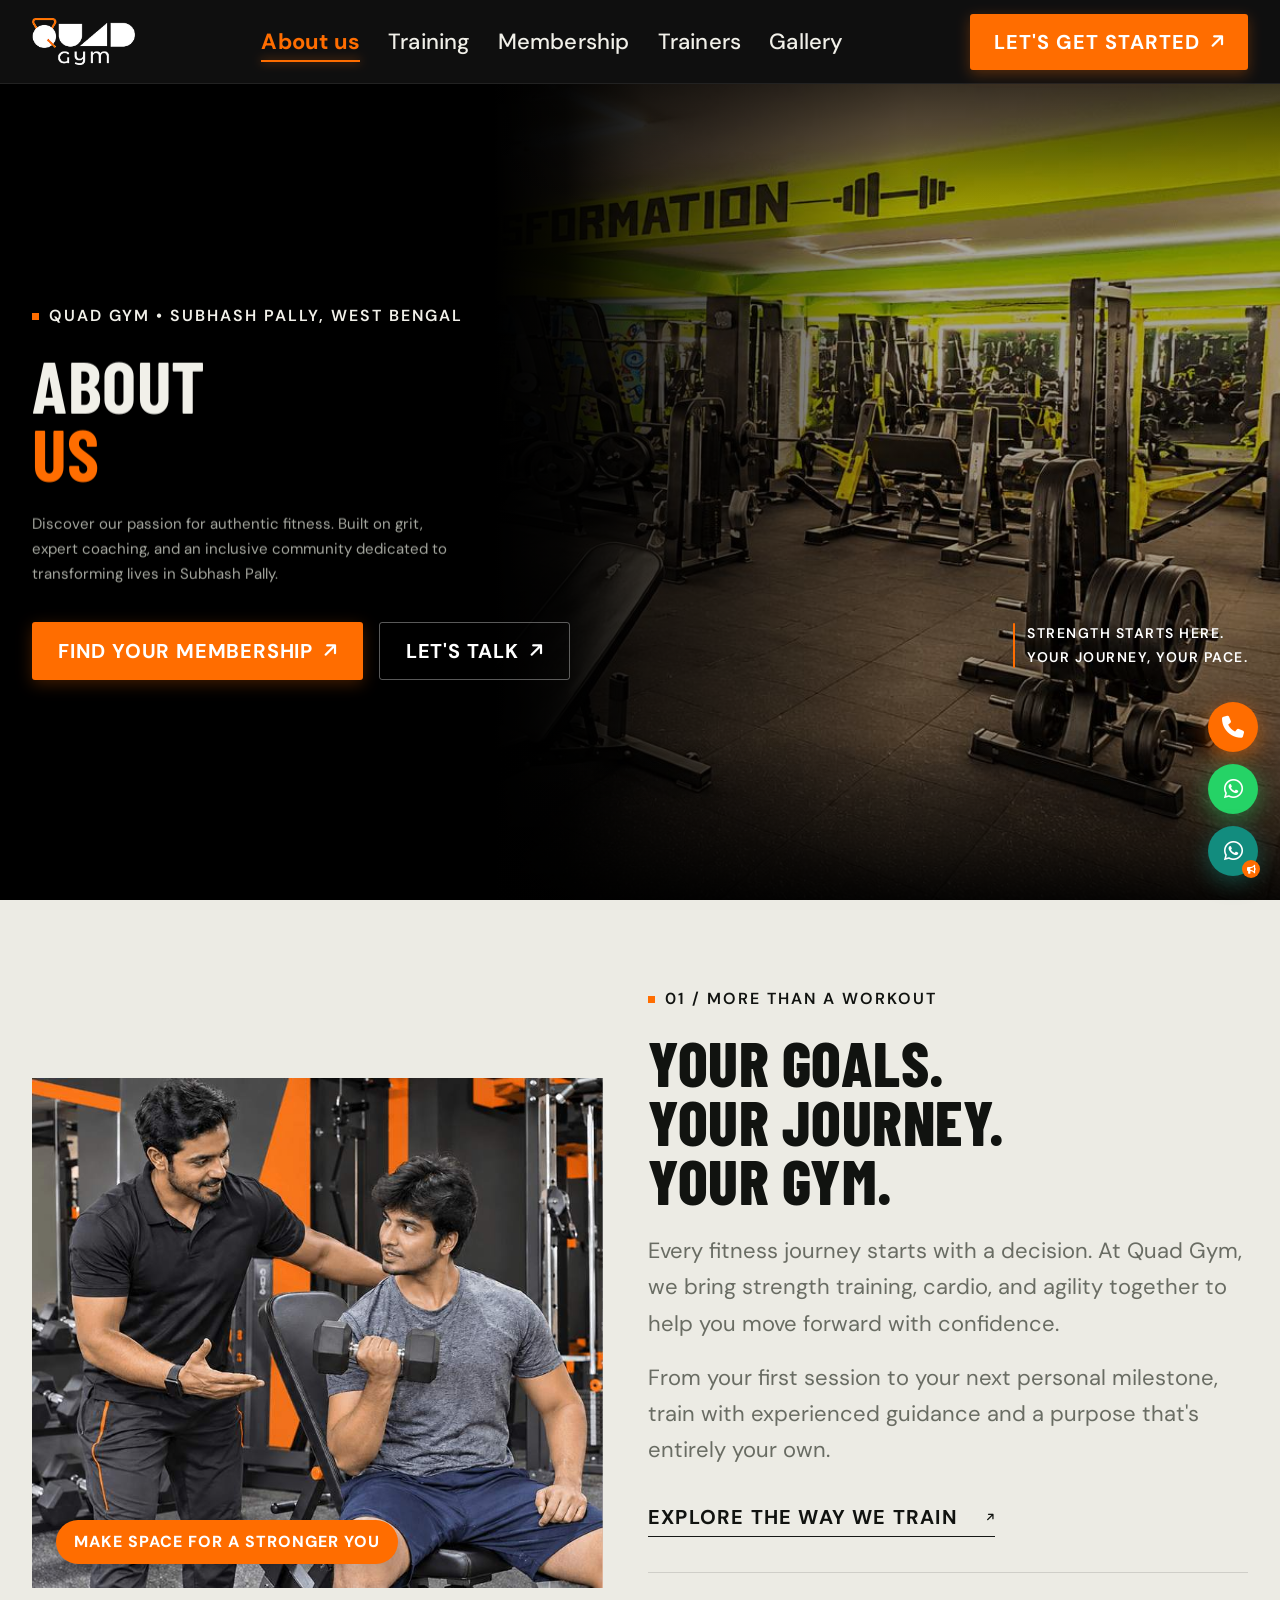
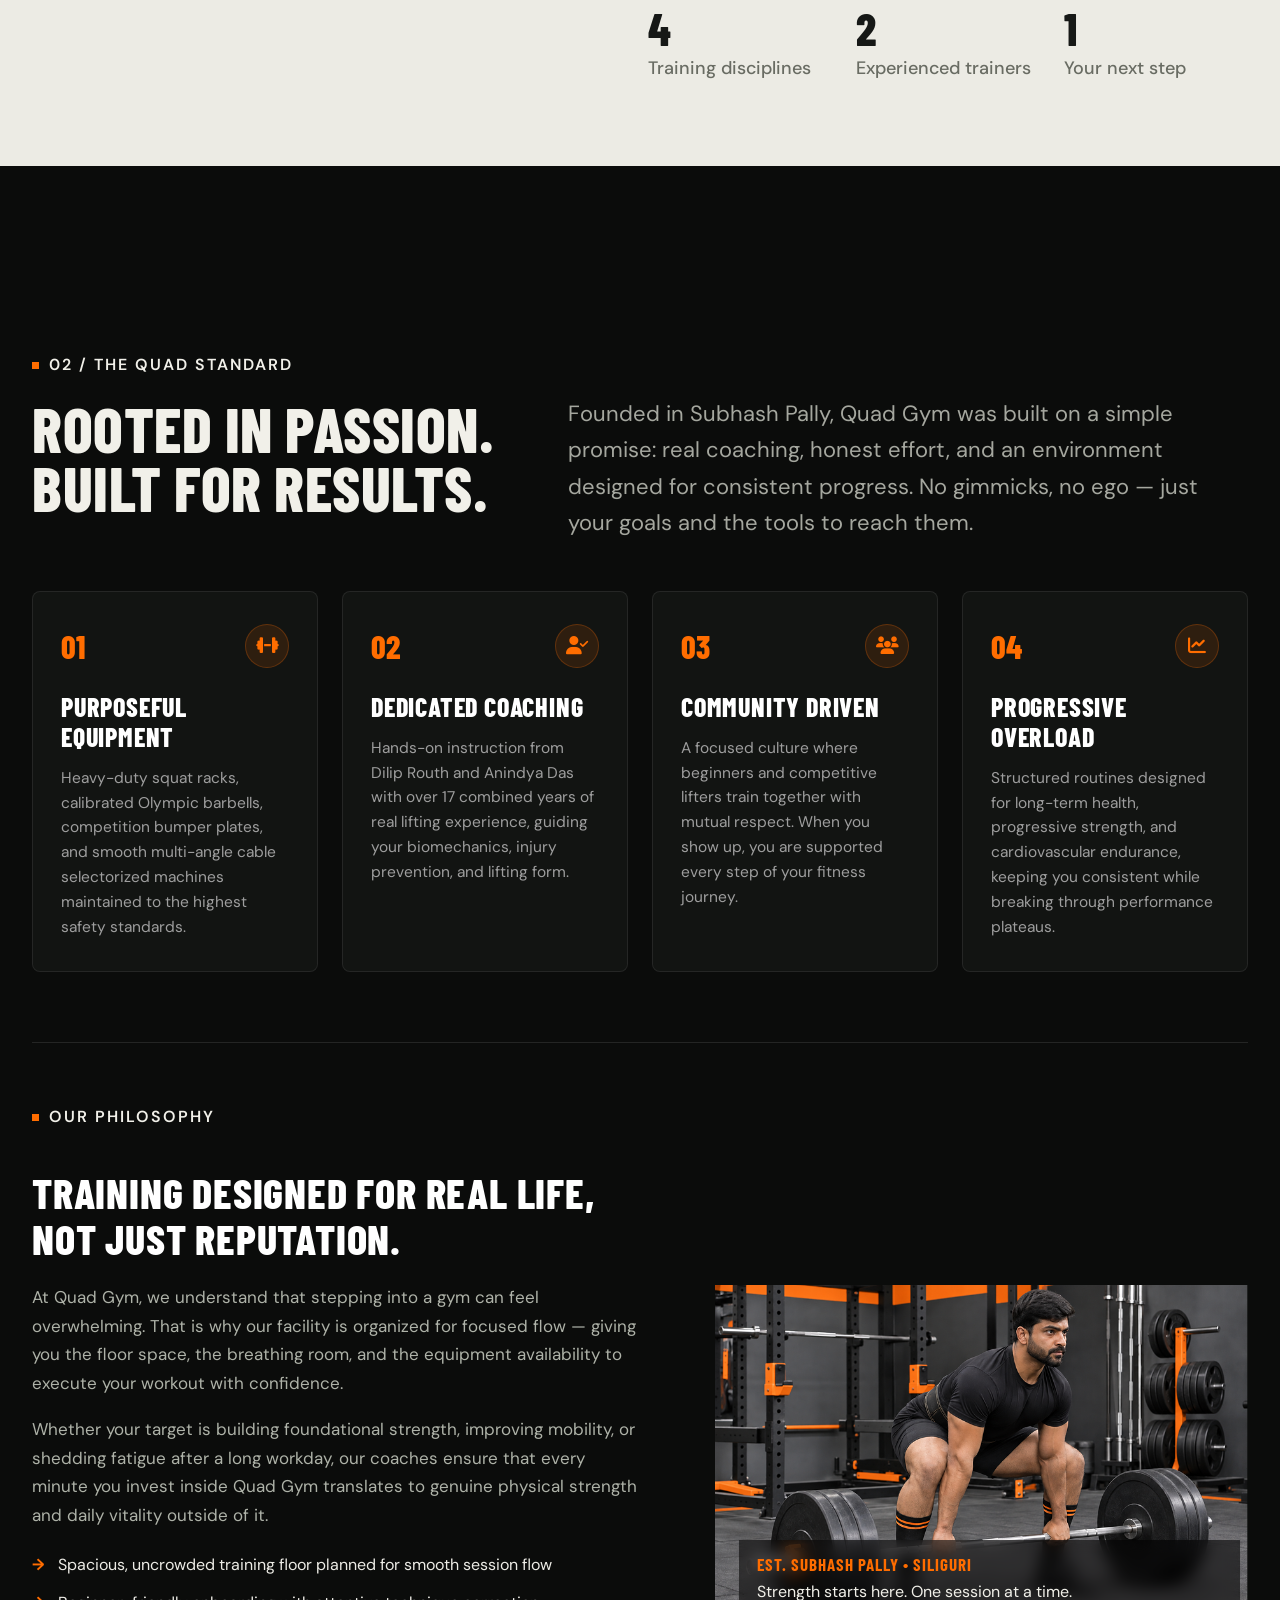
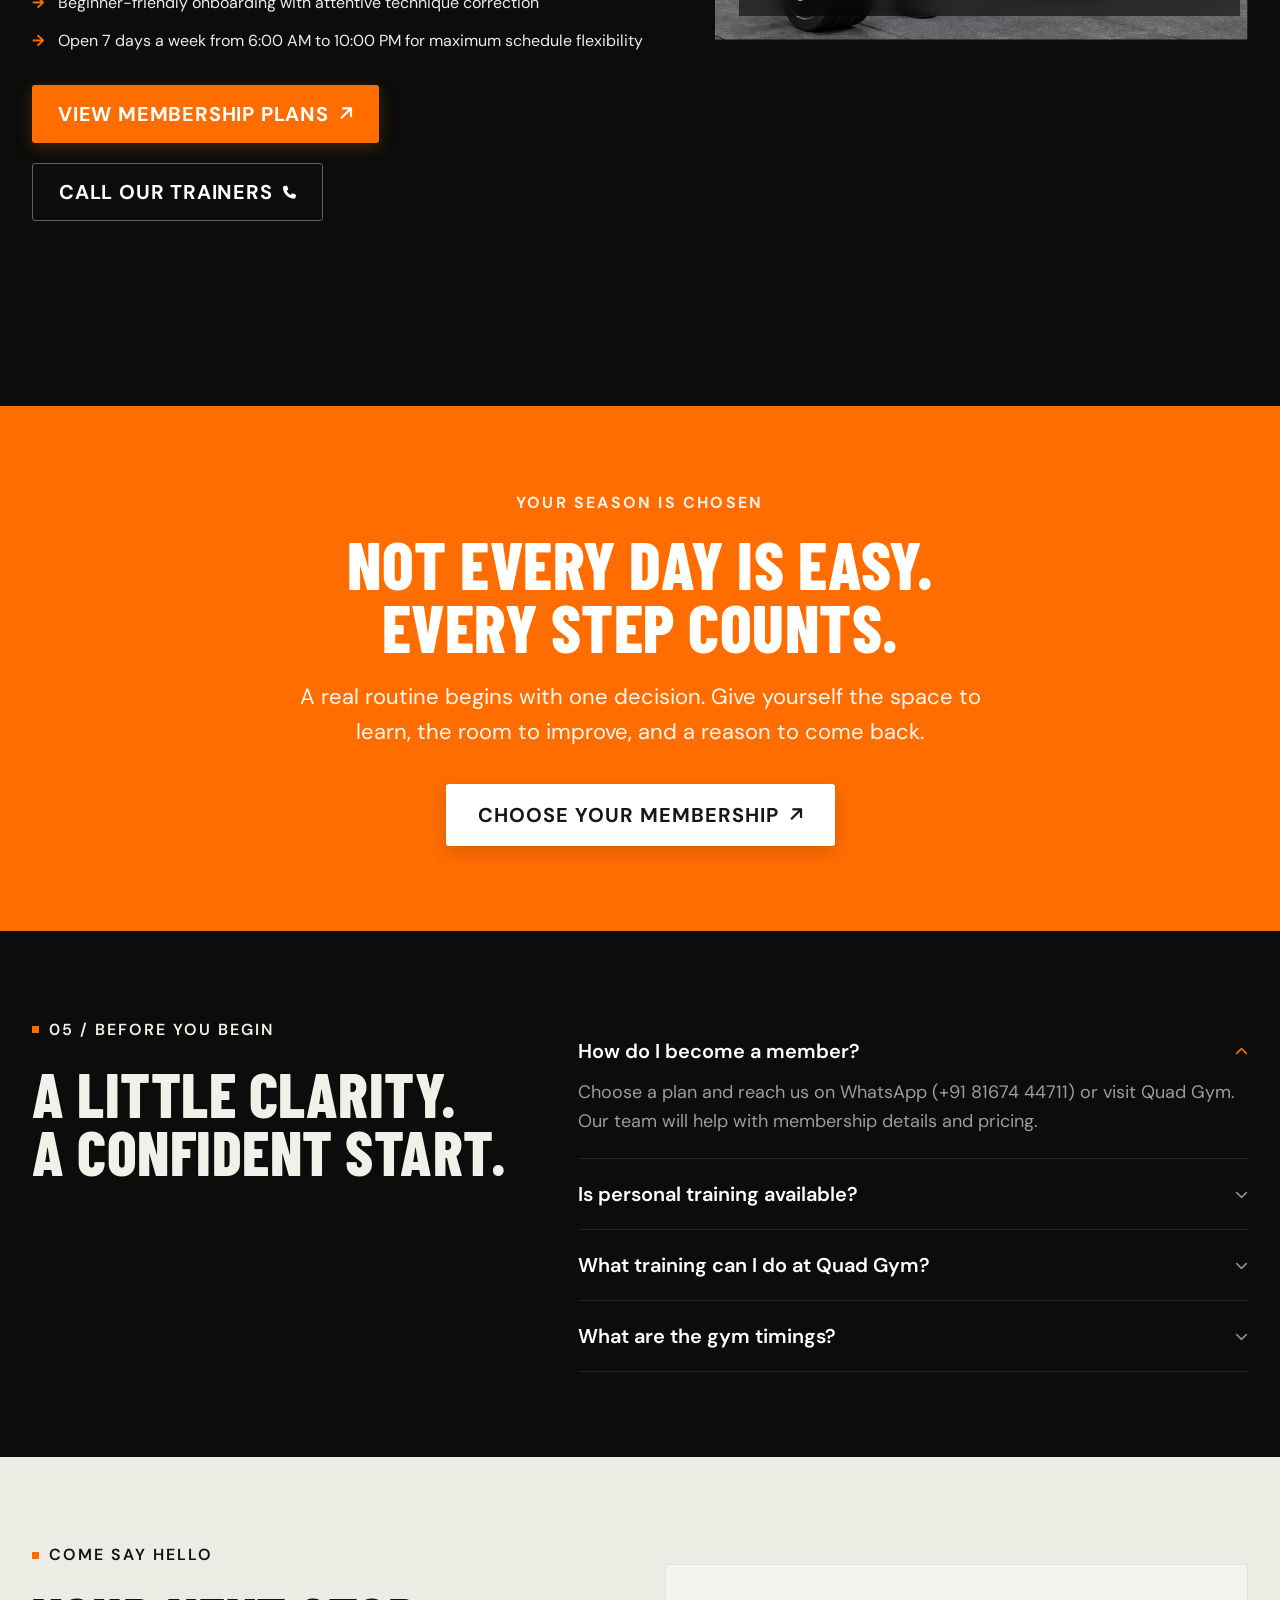
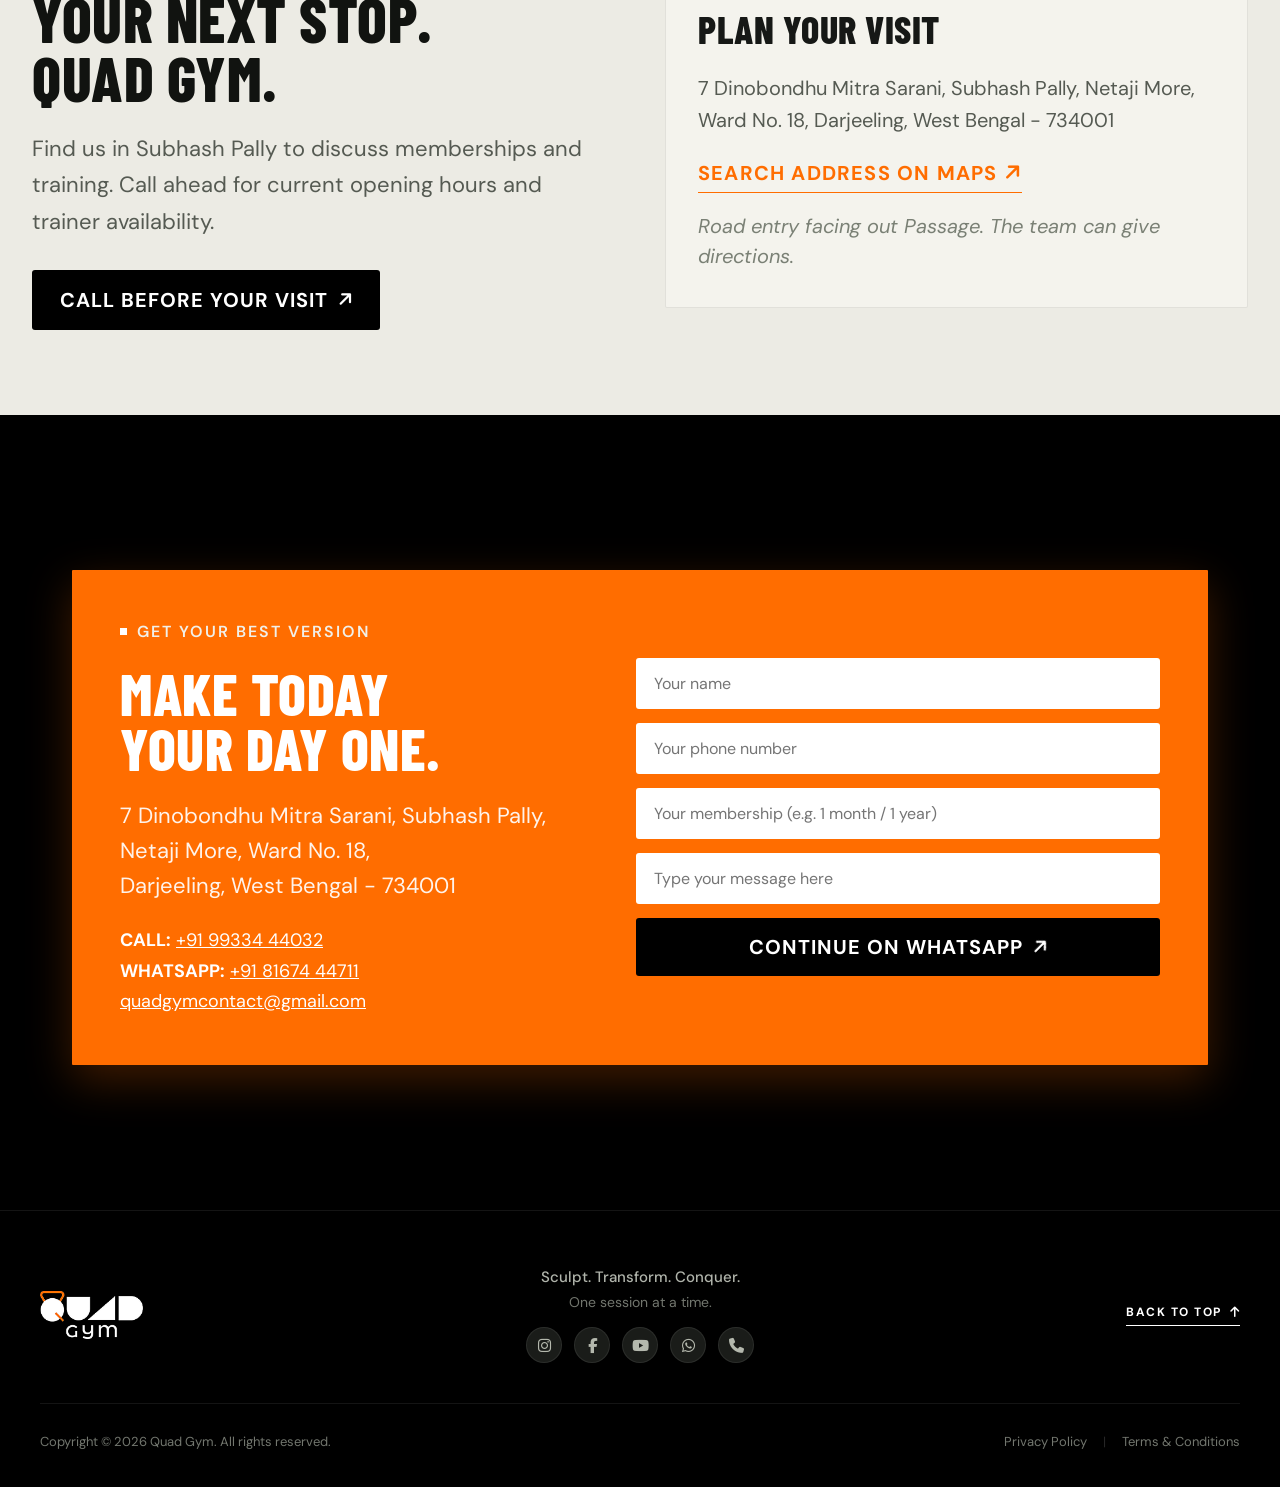
<file: about-us.html>
<!DOCTYPE html>
<html lang="en">

<head>
    <meta charset="UTF-8">
    <meta name="viewport" content="width=device-width, initial-scale=1.0">
    <title>Quad Gym - Sculpt. Transform. Conquer.</title>

    <!-- Google Fonts -->
    <link rel="shortcut icon" href="assets/favicon.ico" type="image/x-icon">
    <link rel="preconnect" href="https://fonts.googleapis.com">
    <link rel="preconnect" href="https://fonts.gstatic.com" crossorigin>
    <link
        href="https://fonts.googleapis.com/css2?family=Barlow+Condensed:ital,wght@0,300;0,400;0,500;0,600;0,700;0,800;0,900;1,700&family=DM+Sans:ital,opsz,wght@0,9..40,100..1000;1,9..40,100..1000&display=swap"
        rel="stylesheet">

    <!-- Font Awesome Icons -->
    <link rel="stylesheet" href="https://cdnjs.cloudflare.com/ajax/libs/font-awesome/6.6.0/css/all.min.css"
        integrity="sha512-Kc323vGBEqzTmouAECnVceyQqyqdsSiqLQISBL29aUW4U/M7pSPA/gEUZQqv1cwx4OnYxTxve5UMg5GT6L4JJg=="
        crossorigin="anonymous" referrerpolicy="no-referrer" />

    <!-- Main Stylesheet -->
    <link rel="stylesheet" href="style/style.css">

    <!-- Responsive Stylesheet -->
    <link rel="stylesheet" href="https://cdnjs.cloudflare.com/ajax/libs/animate.css/4.1.1/animate.min.css" />
    <link rel="stylesheet" href="style/responsive.css">
</head>

<body>

    <!-- ================= NAVBAR ================= -->
    <header class="site-header" id="site-header">
        <div class="nav-container">
            <!-- Brand Logo -->
            <a href="index.html" class="brand-logo" aria-label="Quad Gym Home">
                <div class="logo-box">
                    <img src="assets/logo.png" alt="logo of Quad Gym">
                </div>
            </a>

            <!-- Desktop Navigation Menu -->
            <nav class="desktop-nav" aria-label="Main Navigation">
                <ul class="nav-menu">
                    <li><a href="about-us.html" class="nav-link">About us</a></li>
                    <li><a href="training.html" class="nav-link">Training</a></li>
                    <li><a href="membership.html" class="nav-link">Membership</a></li>
                    <li><a href="trainers.html" class="nav-link">Trainers</a></li>
                    <li><a href="gallery.html" class="nav-link">Gallery</a></li>
                </ul>
            </nav>

            <!-- Desktop Right CTA Button -->
            <div class="nav-actions">
                <a href="contact-us.html" class="btn btn-nav">
                    <span>LET'S GET STARTED</span>
                    <i class="fa-solid fa-arrow-up fa-rotate-by" style="--fa-rotate-angle: 45deg;"></i>
                </a>
            </div>

            <!-- Mobile Animated Hamburger Button -->
            <button class="hamburger-btn" id="hamburger-btn" aria-label="Toggle navigation menu" aria-expanded="false"
                aria-controls="mobile-menu-panel">
                <span class="hamburger-line line-1"></span>
                <span class="hamburger-line line-2"></span>
                <span class="hamburger-line line-3"></span>
            </button>
        </div>
    </header>

    <!-- ================= MOBILE MENU OVERLAY & PANEL ================= -->
    <div class="mobile-menu-backdrop" id="mobile-menu-backdrop"></div>
    <div class="mobile-menu-panel" id="mobile-menu-panel" role="dialog" aria-modal="true"
        aria-label="Mobile Navigation Menu">
        <div class="mobile-menu-inner">
            <!-- Mobile Menu Header -->
            <div class="mobile-menu-header">
                <a href="index.html" class="brand-logo" id="mobile-brand-logo">
                    <div class="logo-box">
                        <img src="assets/logo.png" alt="logo of Quad Gym">
                    </div>
                </a>

                <button class="mobile-close-btn" id="mobile-close-btn" aria-label="Close menu">
                    <i class="fa-solid fa-xmark"></i>
                </button>
            </div>

            <!-- Mobile Menu Navigation Links -->
            <nav class="mobile-nav">
                <ul class="mobile-nav-list">
                    <li>
                        <a href="about-us.html" class="mobile-nav-link">
                            <span class="link-left"><i class="fa-solid fa-circle-info"></i> About us</span>
                            <i class="fa-solid fa-chevron-right link-arrow"></i>
                        </a>
                    </li>
                    <li>
                        <a href="training.html" class="mobile-nav-link">
                            <span class="link-left"><i class="fa-solid fa-dumbbell"></i> Training</span>
                            <i class="fa-solid fa-chevron-right link-arrow"></i>
                        </a>
                    </li>
                    <li>
                        <a href="membership.html" class="mobile-nav-link">
                            <span class="link-left"><i class="fa-solid fa-id-card"></i> Membership</span>
                            <i class="fa-solid fa-chevron-right link-arrow"></i>
                        </a>
                    </li>
                    <li>
                        <a href="trainers.html" class="mobile-nav-link">
                            <span class="link-left"><i class="fa-solid fa-users"></i> Trainers</span>
                            <i class="fa-solid fa-chevron-right link-arrow"></i>
                        </a>
                    </li>
                    <li>
                        <a href="gallery.html" class="mobile-nav-link">
                            <span class="link-left"><i class="fa-solid fa-images"></i> Gallery</span>
                            <i class="fa-solid fa-chevron-right link-arrow"></i>
                        </a>
                    </li>
                </ul>
            </nav>

            <!-- Mobile Action Button -->
            <div class="mobile-menu-cta">
                <a href="contact-us.html" class="btn btn-mobile-cta">
                    <span>LET'S GET STARTED</span>
                    <i class="fa-solid fa-arrow-up-right-from-square"></i>
                </a>
            </div>

            <!-- Mobile Menu Footer Info -->
            <div class="mobile-menu-footer">
                <div class="mobile-social-links">
                    <a href="https://www.instagram.com/quadgymfitness?utm_source=qr" target="_blank"
                        rel="noopener noreferrer" aria-label="Instagram"><i class="fa-brands fa-instagram"></i></a>
                    <a href="https://www.facebook.com/share/1ECYmg3NDE/?mibextid=wwXIfr" target="_blank"
                        rel="noopener noreferrer" aria-label="Facebook"><i class="fa-brands fa-facebook-f"></i></a>
                    <a href="https://youtube.com/@quadgymofficial?si=P0tMxeoU2woq9zfB" target="_blank"
                        rel="noopener noreferrer" aria-label="YouTube"><i class="fa-brands fa-youtube"></i></a>
                    <a href="https://wa.me/918167444711" target="_blank" rel="noopener noreferrer"
                        aria-label="WhatsApp"><i class="fa-brands fa-whatsapp"></i></a>
                    <a href="tel:+919933444032" aria-label="Call"><i class="fa-solid fa-phone"></i></a>
                </div>
            </div>
        </div>
    </div>

    <!-- ================= HERO SECTION ================= -->
    <section class="hero-section" id="hero">
        <!-- Background Image Container -->
        <div class="hero-bg-wrapper">
            <img src="assets/about-bg.jpg" alt="Quad Gym Training Zone" class="hero-bg-img">
            <!-- Left solid-to-transparent fade + subtle dark shade over right image -->
            <div class="hero-gradient-overlay"></div>
            <!-- Vertical vignette for smooth edge transitions -->
            <div class="hero-vignette-overlay"></div>
        </div>

        <!-- Hero Main Content -->
        <div class="hero-container">
            <div class="hero-content">
                <!-- Location Tag -->
                <div class="hero-tag animate__animated animate__fadeInUp">
                    <span class="tag-square"></span>
                    <span class="tag-text tag-text-6">QUAD GYM &bull; SUBHASH PALLY, WEST BENGAL</span>
                </div>

                <!-- Main Punchline Heading -->
                <h1 class="hero-title animate__animated animate__fadeInUp">
                    <span class="title-line title-white">About</span>
                    <span class="title-line title-orange">Us</span>
                </h1>

                <!-- Subtitle Description -->
                <p class="hero-desc animate__animated animate__fadeInUp">
                    Discover our passion for authentic fitness. Built on grit, expert coaching, and an inclusive
                    community dedicated to transforming lives in Subhash Pally.
                </p>

                <!-- Action Button Group -->
                <div class="hero-buttons animate__animated animate__fadeInUp">
                    <a href="membership.html" class="btn btn-primary">
                        <span>FIND YOUR MEMBERSHIP</span>
                        <i class="fa-solid fa-arrow-up fa-rotate-by" style="--fa-rotate-angle: 45deg;"></i>
                    </a>
                    <a href="contact-us.html" class="btn btn-outline">
                        <span>LET'S TALK</span>
                        <i class="fa-solid fa-arrow-up fa-rotate-by" style="--fa-rotate-angle: 45deg;"></i>
                    </a>
                </div>
            </div>

            <!-- Bottom-right Floating Motto/Quote -->
            <div class="hero-bottom-quote animate__animated animate__fadeInUp">
                <div class="quote-accent-bar"></div>
                <div class="quote-text-group">
                    <span class="quote-line">STRENGTH STARTS HERE.</span>
                    <span class="quote-line">YOUR JOURNEY, YOUR PACE.</span>
                </div>
            </div>
        </div>
    </section>

    <section class="about-section" id="about">
        <div class="section-container about-container">
            <div class="about-image-col animate__animated">
                <div class="image-card">
                    <img src="assets/workout.jpg" alt="Personal training session at Quad Gym" class="section-img">
                    <div class="image-floating-badge">
                        <span>MAKE SPACE FOR A STRONGER YOU</span>
                    </div>
                </div>
            </div>
            <div class="about-content-col">
                <div class="section-tag dark-tag animate__animated animate__fadeInUp">
                    <span class="tag-square"></span>
                    <span class="tag-text tag-text-2">01 / MORE THAN A WORKOUT</span>
                </div>
                <h2 class="section-heading-dark animate__animated animate__fadeInUp">
                    <span>YOUR GOALS.</span>
                    <span>YOUR JOURNEY.</span>
                    <span>YOUR GYM.</span>
                </h2>
                <div class="about-text-group animate__animated animate__fadeInUp">
                    <p>Every fitness journey starts with a decision. At Quad Gym, we bring strength training, cardio,
                        and agility together to help you move forward with confidence.</p>
                    <p>From your first session to your next personal milestone, train with experienced guidance and a
                        purpose that's entirely your own.</p>
                </div>
                <a href="training.html" class="text-link-dark animate__animated animate__fadeInUp">
                    <span style="padding-right: 20px;">EXPLORE THE WAY WE TRAIN</span>
                    <i class="fa-solid fa-arrow-up fa-rotate-by" style="--fa-rotate-angle: 45deg; font-size: 10px;"></i>
                </a>
                <div class="about-stats-row animate__animated animate__fadeInUp">
                    <div class="stat-card">
                        <span class="stat-number">4</span>
                        <span class="stat-label">Training disciplines</span>
                    </div>
                    <div class="stat-card">
                        <span class="stat-number">2</span>
                        <span class="stat-label">Experienced trainers</span>
                    </div>
                    <div class="stat-card">
                        <span class="stat-number">1</span>
                        <span class="stat-label">Your next step</span>
                    </div>
                </div>
            </div>
        </div>
    </section>

    <!-- ================= SECTION: ABOUT US DETAILS & PHILOSOPHY ================= -->
    <section class="about-story-section" id="about-story">
        <div class="section-container">
            <!-- Header Split -->
            <div class="section-header-split">
                <div class="header-left">
                    <div class="section-tag light-tag animate__animated animate__fadeInUp">
                        <span class="tag-square"></span>
                        <span class="tag-text tag-text-3">02 / THE QUAD STANDARD</span>
                    </div>
                    <h2 class="section-heading-light animate__animated animate__fadeInUp">
                        <span>ROOTED IN PASSION.</span>
                        <span>BUILT FOR RESULTS.</span>
                    </h2>
                </div>
                <div class="header-right">
                    <p class="section-subtext-light animate__animated animate__fadeInUp">
                        Founded in Subhash Pally, Quad Gym was built on a simple promise: real coaching, honest effort,
                        and an environment designed for consistent progress. No gimmicks, no ego &mdash; just your goals
                        and the tools to reach them.
                    </p>
                </div>
            </div>

            <!-- Pillars Grid (4 Key Highlights) -->
            <div class="about-pillars-grid">
                <!-- Pillar 1 -->
                <div class="about-pillar-card animate__animated animate__fadeInUp">
                    <div class="pillar-header">
                        <span class="pillar-num">01</span>
                        <div class="pillar-icon">
                            <i class="fa-solid fa-dumbbell"></i>
                        </div>
                    </div>
                    <h3 class="pillar-title">PURPOSEFUL EQUIPMENT</h3>
                    <p class="pillar-desc">
                        Heavy-duty squat racks, calibrated Olympic barbells, competition bumper plates, and smooth
                        multi-angle cable selectorized machines maintained to the highest safety standards.
                    </p>
                </div>

                <!-- Pillar 2 -->
                <div class="about-pillar-card animate__animated animate__fadeInUp">
                    <div class="pillar-header">
                        <span class="pillar-num">02</span>
                        <div class="pillar-icon">
                            <i class="fa-solid fa-user-check"></i>
                        </div>
                    </div>
                    <h3 class="pillar-title">DEDICATED COACHING</h3>
                    <p class="pillar-desc">
                        Hands-on instruction from Dilip Routh and Anindya Das with over 17 combined years of real
                        lifting
                        experience, guiding your biomechanics, injury prevention, and lifting form.
                    </p>
                </div>

                <!-- Pillar 3 -->
                <div class="about-pillar-card animate__animated animate__fadeInUp">
                    <div class="pillar-header">
                        <span class="pillar-num">03</span>
                        <div class="pillar-icon">
                            <i class="fa-solid fa-users"></i>
                        </div>
                    </div>
                    <h3 class="pillar-title">COMMUNITY DRIVEN</h3>
                    <p class="pillar-desc">
                        A focused culture where beginners and competitive lifters train together with mutual respect.
                        When you show up, you are supported every step of your fitness journey.
                    </p>
                </div>

                <!-- Pillar 4 -->
                <div class="about-pillar-card animate__animated animate__fadeInUp">
                    <div class="pillar-header">
                        <span class="pillar-num">04</span>
                        <div class="pillar-icon">
                            <i class="fa-solid fa-chart-line"></i>
                        </div>
                    </div>
                    <h3 class="pillar-title">PROGRESSIVE OVERLOAD</h3>
                    <p class="pillar-desc">
                        Structured routines designed for long-term health, progressive strength, and cardiovascular
                        endurance, keeping you consistent while breaking through performance plateaus.
                    </p>
                </div>
            </div>

            <!-- Detailed Story Showcase (2 Columns) -->
            <div class="about-story-row">
                <div class="about-story-text-col">
                    <div class="section-tag light-tag animate__animated animate__fadeInUp">
                        <span class="tag-square"></span>
                        <span class="tag-text tag-text-6">OUR PHILOSOPHY</span>
                    </div>
                    <h3 class="about-story-subtitle animate__animated animate__fadeInUp">
                        TRAINING DESIGNED FOR REAL LIFE, NOT JUST REPUTATION.
                    </h3>
                    <p class="about-story-p animate__animated animate__fadeInUp">
                        At Quad Gym, we understand that stepping into a gym can feel overwhelming. That is why our
                        facility
                        is organized for focused flow &mdash; giving you the floor space, the breathing room, and the
                        equipment
                        availability to execute your workout with confidence.
                    </p>
                    <p class="about-story-p animate__animated animate__fadeInUp">
                        Whether your target is building foundational strength, improving mobility, or shedding fatigue
                        after a long workday, our coaches ensure that every minute you invest inside Quad Gym translates
                        to
                        genuine physical strength and daily vitality outside of it.
                    </p>

                    <ul class="about-story-checklist animate__animated animate__fadeInUp">
                        <li>
                            <span class="checklist-bullet">&#8594;</span>
                            <span>Spacious, uncrowded training floor planned for smooth session flow</span>
                        </li>
                        <li>
                            <span class="checklist-bullet">&#8594;</span>
                            <span>Beginner-friendly onboarding with attentive technique correction</span>
                        </li>
                        <li>
                            <span class="checklist-bullet">&#8594;</span>
                            <span>Open 7 days a week from 6:00 AM to 10:00 PM for maximum schedule flexibility</span>
                        </li>
                    </ul>

                    <div class="about-story-action animate__animated animate__fadeInUp">
                        <a href="membership.html" class="btn btn-primary">
                            <span>VIEW MEMBERSHIP PLANS</span>
                            <i class="fa-solid fa-arrow-up fa-rotate-by" style="--fa-rotate-angle: 45deg;"></i>
                        </a>
                        <a href="tel:+919933444032" class="btn btn-outline">
                            <span>CALL OUR TRAINERS</span>
                            <i class="fa-solid fa-phone" style="font-size: 13px;"></i>
                        </a>
                    </div>
                </div>

                <div class="about-story-image-col animate__animated animate__fadeInUp">
                    <div class="image-card">
                        <img src="assets/strength1.png" alt="Quad Gym Strength & Training Floor" class="section-img">
                        <div class="image-floating-badge-dark">
                            <span class="badge-title">EST. SUBHASH PALLY &bull; SILIGURI</span>
                            <span class="badge-sub">Strength starts here. One session at a time.</span>
                        </div>
                    </div>
                </div>
            </div>
        </div>
    </section>




    <!-- ================= SECTION 9: ORANGE CTA BANNER ================= -->
    <section class="cta-banner-section">
        <div class="section-container cta-banner-container">
            <span class="cta-banner-tag animate__animated animate__fadeInUp">YOUR SEASON IS CHOSEN</span>
            <h2 class="cta-banner-title animate__animated animate__fadeInUp">
                <span>NOT EVERY DAY IS EASY.</span>
                <span>EVERY STEP COUNTS.</span>
            </h2>
            <p class="cta-banner-subtext animate__animated animate__fadeInUp">
                A real routine begins with one decision. Give yourself the space to learn, the room to improve, and a
                reason to come back.
            </p>
            <div class="cta-banner-action animate__animated animate__fadeInUp">
                <a href="membership.html" class="btn btn-cta-white">
                    <span>CHOOSE YOUR MEMBERSHIP</span>
                    <i class="fa-solid fa-arrow-up fa-rotate-by" style="--fa-rotate-angle: 45deg;"></i>
                </a>
            </div>
        </div>
    </section>

    <!-- ================= SECTION 10: FAQ ================= -->
    <section class="faq-section" id="faq">
        <div class="section-container faq-container">
            <div class="faq-header-col animate__animated animate__fadeInUp">
                <div class="section-tag light-tag">
                    <span class="tag-square"></span>
                    <span class="tag-text tag-text-6">05 / BEFORE YOU BEGIN</span>
                </div>
                <h2 class="section-heading-light">
                    <span>A LITTLE CLARITY.</span>
                    <span>A CONFIDENT START.</span>
                </h2>
            </div>

            <div class="faq-accordion-col">
                <div class="faq-accordion">
                    <!-- Item 1 (open by default) -->
                    <div class="faq-item is-open animate__animated animate__fadeInUp">
                        <button class="faq-question" aria-expanded="true">
                            <span>How do I become a member?</span>
                            <i class="fa-solid fa-chevron-down faq-arrow"></i>
                        </button>
                        <div class="faq-answer">
                            <p>Choose a plan and reach us on WhatsApp (+91 81674 44711) or visit Quad Gym. Our team will
                                help with membership details and pricing.</p>
                        </div>
                    </div>

                    <!-- Item 2 -->
                    <div class="faq-item animate__animated animate__fadeInUp">
                        <button class="faq-question" aria-expanded="false">
                            <span>Is personal training available?</span>
                            <i class="fa-solid fa-chevron-down faq-arrow"></i>
                        </button>
                        <div class="faq-answer">
                            <p>Yes, personal training is available with experienced trainers who build a program
                                customized to your fitness level, goals, and schedule.</p>
                        </div>
                    </div>

                    <!-- Item 3 -->
                    <div class="faq-item animate__animated animate__fadeInUp">
                        <button class="faq-question" aria-expanded="false">
                            <span>What training can I do at Quad Gym?</span>
                            <i class="fa-solid fa-chevron-down faq-arrow"></i>
                        </button>
                        <div class="faq-answer">
                            <p>We offer powerlifting, functional multi-gym training, agility training, and cardio
                                equipment tailored for all fitness levels.</p>
                        </div>
                    </div>

                    <!-- Item 4 -->
                    <div class="faq-item animate__animated animate__fadeInUp">
                        <button class="faq-question" aria-expanded="false">
                            <span>What are the gym timings?</span>
                            <i class="fa-solid fa-chevron-down faq-arrow"></i>
                        </button>
                        <div class="faq-answer">
                            <p>Monday to Sunday: 6:00 AM &ndash; 10:00 PM. Special trainer hours and personal training
                                sessions are scheduled by appointment.</p>
                        </div>
                    </div>
                </div>
            </div>
        </div>
    </section>

    <!-- ================= SECTION 11: COME SAY HELLO ================= -->
    <section class="visit-section" id="visit">
        <div class="section-container visit-container">
            <div class="visit-left-col">
                <div class="section-tag dark-tag animate__animated animate__fadeInUp">
                    <span class="tag-square"></span>
                    <span class="tag-text">COME SAY HELLO</span>
                </div>
                <h2 class="section-heading-dark animate__animated animate__fadeInUp">
                    <span>YOUR NEXT STOP.</span>
                    <span>QUAD GYM.</span>
                </h2>
                <p class="visit-subtext animate__animated animate__fadeInUp">
                    Find us in Subhash Pally to discuss memberships and training. Call ahead for current opening hours
                    and trainer availability.
                </p>
                <a href="tel:+919933444032" class="btn btn-visit-dark animate__animated animate__fadeInUp">
                    <span>CALL BEFORE YOUR VISIT</span>
                    <i class="fa-solid fa-arrow-up fa-rotate-by" style="--fa-rotate-angle: 45deg;"></i>
                </a>
            </div>

            <div class="visit-right-col animate__animated animate__fadeInUp">
                <div class="visit-card">
                    <h3 class="visit-card-title">PLAN YOUR VISIT</h3>
                    <p class="visit-card-address">
                        7 Dinobondhu Mitra Sarani, Subhash Pally, Netaji More, Ward No. 18, Darjeeling, West Bengal -
                        734001
                    </p>
                    <a href="https://maps.google.com" target="_blank" rel="noopener noreferrer" class="visit-maps-link">
                        <span>SEARCH ADDRESS ON MAPS</span>
                        <i class="fa-solid fa-arrow-up fa-rotate-by" style="--fa-rotate-angle: 45deg;"></i>
                    </a>
                    <p class="visit-card-note">
                        Road entry facing out Passage. The team can give directions.
                    </p>
                </div>
            </div>
        </div>
    </section>

    <!-- ================= SECTION 12: MAKE TODAY YOUR DAY ONE ================= -->
    <section class="contact-banner-section" id="contact">
        <div class="section-container contact-banner-wrap">
            <div class="contact-banner-card">
                <div class="contact-banner-left animate__animated animate__fadeInUp">
                    <div class="section-tag light-tag">
                        <span class="tag-square" style="background-color: #fff;"></span>
                        <span class="tag-text tag-text-3">GET YOUR BEST VERSION</span>
                    </div>
                    <h2 class="contact-banner-heading">
                        <span>MAKE TODAY</span>
                        <span>YOUR DAY ONE.</span>
                    </h2>
                    <div class="contact-address-block">
                        <p>7 Dinobondhu Mitra Sarani, Subhash Pally,</p>
                        <p>Netaji More, Ward No. 18,</p>
                        <p>Darjeeling, West Bengal - 734001</p>
                    </div>
                    <div class="contact-direct-links">
                        <p><strong>CALL:</strong> <a href="tel:+919933444032">+91 99334 44032</a></p>
                        <p><strong>WHATSAPP:</strong> <a href="https://wa.me/918167444711" target="_blank">+91 81674
                                44711</a></p>
                        <p><a href="mailto:quadgymcontact@gmail.com">quadgymcontact@gmail.com</a></p>
                    </div>
                </div>

                <div class="contact-banner-right animate__animated animate__fadeInUp">
                    <form class="whatsapp-lead-form" id="whatsapp-lead-form"
                        onsubmit="event.preventDefault(); window.open('https://wa.me/918167444711?text=' + encodeURIComponent('Hi Quad Gym, I would like to enquire about membership and training!'), '_blank');">
                        <div class="form-group">
                            <label for="lead-name" class="visually-hidden">Your name</label>
                            <input type="text" id="lead-name" name="name" placeholder="Your name" required
                                class="lead-input">
                        </div>
                        <div class="form-group">
                            <label for="lead-phone" class="visually-hidden">Your phone number</label>
                            <input type="tel" id="lead-phone" name="phone" placeholder="Your phone number" required
                                class="lead-input">
                        </div>
                        <div class="form-group">
                            <label for="lead-interest" class="visually-hidden">Your membership</label>
                            <input type="text" id="lead-interest" name="interest"
                                placeholder="Your membership (e.g. 1 month / 1 year)" class="lead-input">
                        </div>
                        <div class="form-group">
                            <label for="lead-message" class="visually-hidden">Type your message here</label>
                            <input type="text" id="lead-message" name="message" placeholder="Type your message here"
                                class="lead-input">
                        </div>
                        <button type="submit" class="btn btn-whatsapp-submit">
                            <span>CONTINUE ON WHATSAPP</span>
                            <i class="fa-solid fa-arrow-up fa-rotate-by" style="--fa-rotate-angle: 45deg;"></i>
                        </button>
                    </form>
                </div>
            </div>
        </div>
    </section>

    <!-- ================= FOOTER ================= -->
    <footer class="site-footer">
        <div class="footer-container">
            <!-- Top row -->
            <div class="footer-top-row">
                <div class="footer-logo-col">
                    <a href="#" class="brand-logo" aria-label="Quad Gym Home">
                        <div class="logo-box footer-logo">
                            <img src="assets/logo.png" alt="logo of Quad Gym">
                        </div>
                    </a>
                </div>
                <div class="footer-motto-col">
                    <p class="footer-motto-main">Sculpt. Transform. Conquer.</p>
                    <p class="footer-motto-sub">One session at a time.</p>
                    <div class="footer-social-links">
                        <a href="https://www.instagram.com/quadgymfitness?utm_source=qr" target="_blank"
                            rel="noopener noreferrer" aria-label="Instagram"><i class="fa-brands fa-instagram"></i></a>
                        <a href="https://www.facebook.com/share/1ECYmg3NDE/?mibextid=wwXIfr" target="_blank"
                            rel="noopener noreferrer" aria-label="Facebook"><i class="fa-brands fa-facebook-f"></i></a>
                        <a href="https://youtube.com/@quadgymofficial?si=P0tMxeoU2woq9zfB" target="_blank"
                            rel="noopener noreferrer" aria-label="YouTube"><i class="fa-brands fa-youtube"></i></a>
                        <a href="https://wa.me/918167444711" target="_blank" rel="noopener noreferrer"
                            aria-label="WhatsApp"><i class="fa-brands fa-whatsapp"></i></a>
                        <a href="tel:+919933444032" aria-label="Call"><i class="fa-solid fa-phone"></i></a>
                    </div>
                </div>
                <div class="footer-top-link-col">
                    <a href="#hero" class="back-to-top-link">
                        <span>BACK TO TOP</span>
                        <i class="fa-solid fa-arrow-up"></i>
                    </a>
                </div>
            </div>

            <!-- Divider line -->
            <div class="footer-divider"></div>

            <!-- Bottom row -->
            <div class="footer-bottom-row">
                <div class="footer-copy-col">
                    <p>Copyright &copy; 2026 Quad Gym. All rights reserved.</p>
                </div>
                <div class="footer-legal-col">
                    <a href="privacy-policy.html" class="footer-legal-link">Privacy Policy</a>
                    <span class="footer-legal-sep">|</span>
                    <a href="terms-conditions.html" class="footer-legal-link">Terms &amp; Conditions</a>
                </div>
            </div>
        </div>
    </footer>

    <!-- ================= TESTIMONIAL VIDEO POPOUT MODAL ================= -->
    <div class="video-modal-backdrop" id="video-modal-backdrop" aria-hidden="true" role="dialog" aria-modal="true">
        <div class="video-modal-container">
            <button class="video-modal-close" id="video-modal-close" aria-label="Close video popout">
                <i class="fa-solid fa-xmark"></i>
            </button>
            <div class="video-modal-frame">
                <video id="modal-video-player" controls playsinline preload="auto">
                    <source src="" type="video/mp4">
                    Your browser does not support the video tag.
                </video>
            </div>
        </div>
    </div>

    <!-- Main JavaScript File -->
    <!-- ================= FLOATING QUICK CONTACT STACK ================= -->
    <div class="floating-contact-stack" aria-label="Quick Contact">
        <!-- 1. Above: Call Number Icon Link -->
        <a href="tel:+919933444032" class="floating-btn floating-call-btn" aria-label="Call Quad Gym">
            <i class="fa-solid fa-phone"></i>
            <span class="floating-tooltip">Call: +91 99334 44032</span>
        </a>

        <!-- 2. Middle: WhatsApp for Number Link -->
        <a href="https://wa.me/918167444711" target="_blank" rel="noopener noreferrer"
            class="floating-btn floating-wa-btn" aria-label="WhatsApp Quad Gym">
            <i class="fa-brands fa-whatsapp"></i>
            <span class="floating-tooltip">WhatsApp: +91 81674 44711</span>
        </a>

        <!-- 3. Below: WhatsApp Channel Link Icon -->
        <a href="https://whatsapp.com/channel/0029VaQuadGym" target="_blank" rel="noopener noreferrer"
            class="floating-btn floating-channel-btn" aria-label="WhatsApp Channel Group">
            <i class="fa-brands fa-whatsapp"></i>
            <span class="floating-channel-badge"><i class="fa-solid fa-bullhorn"></i></span>
            <span class="floating-tooltip">WhatsApp Channel</span>
        </a>
    </div>
    <script src="script/script.js"></script>
</body>

</html>
</file>
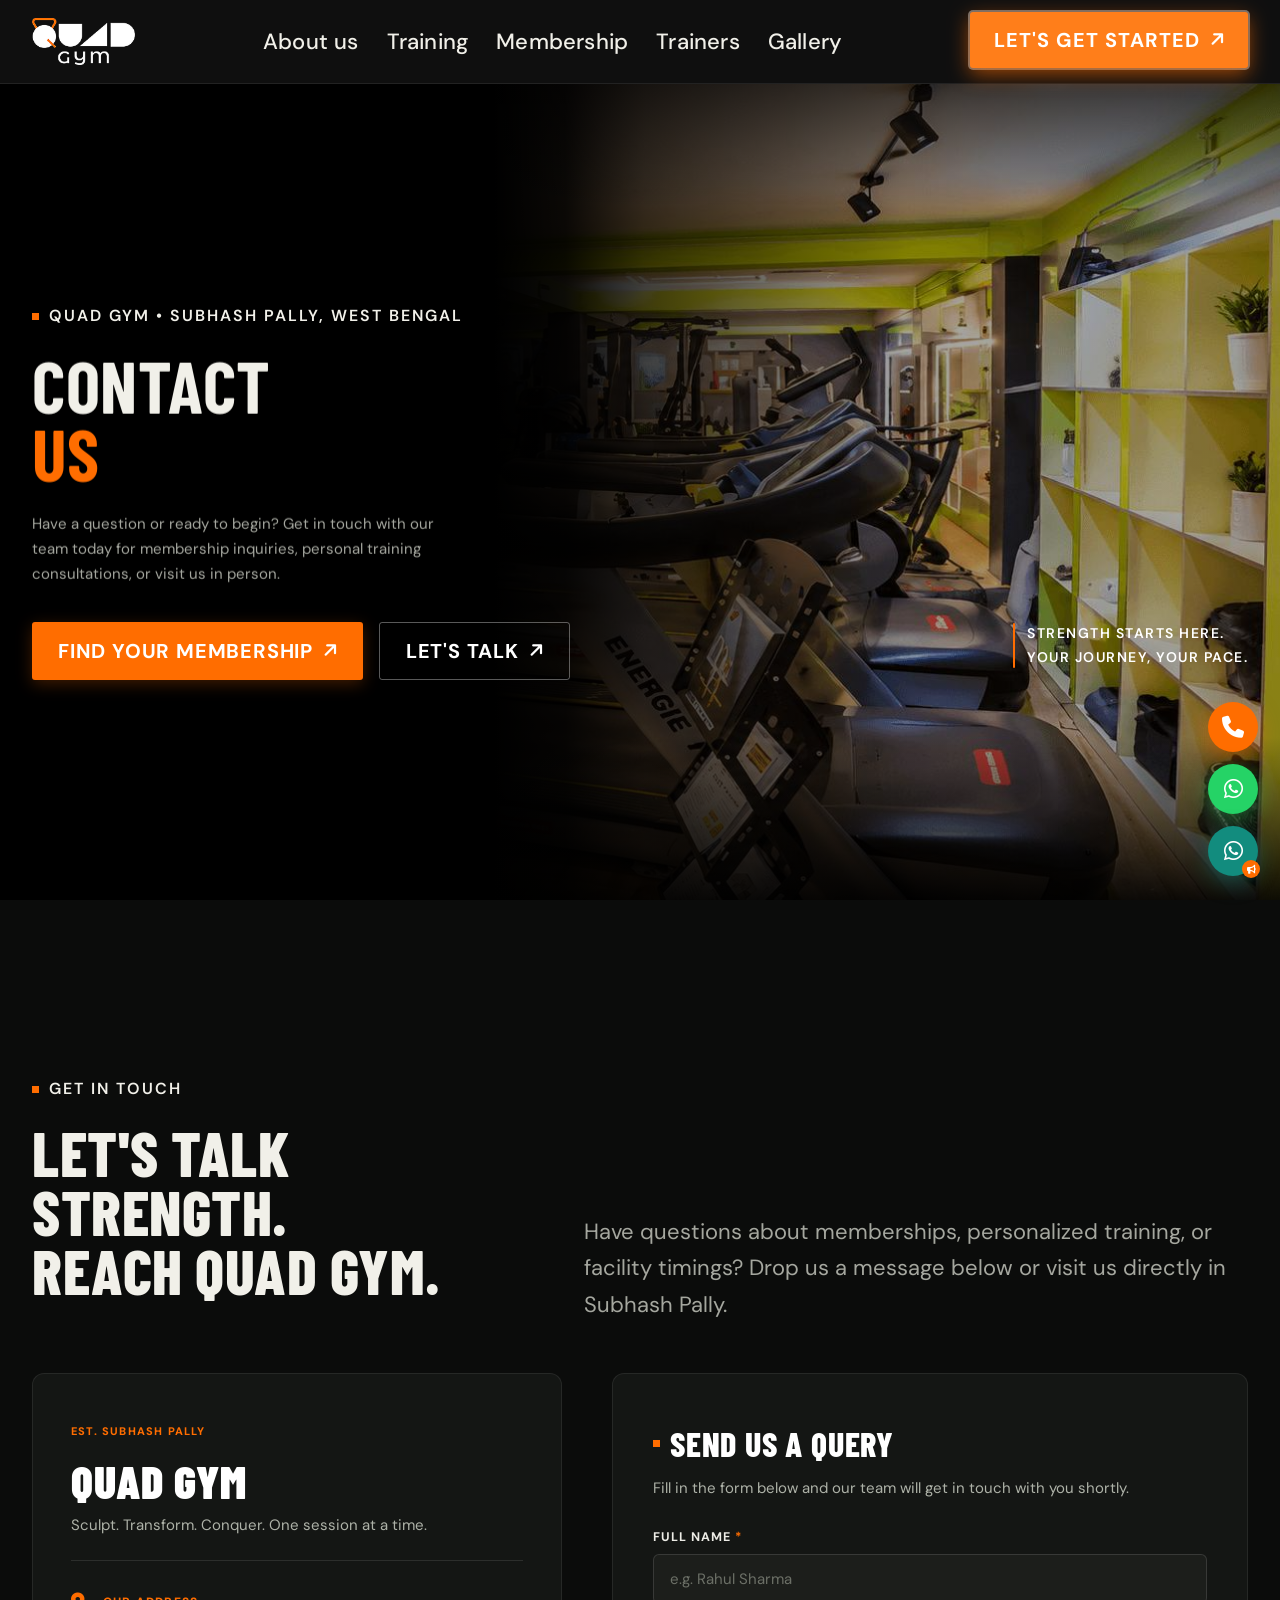
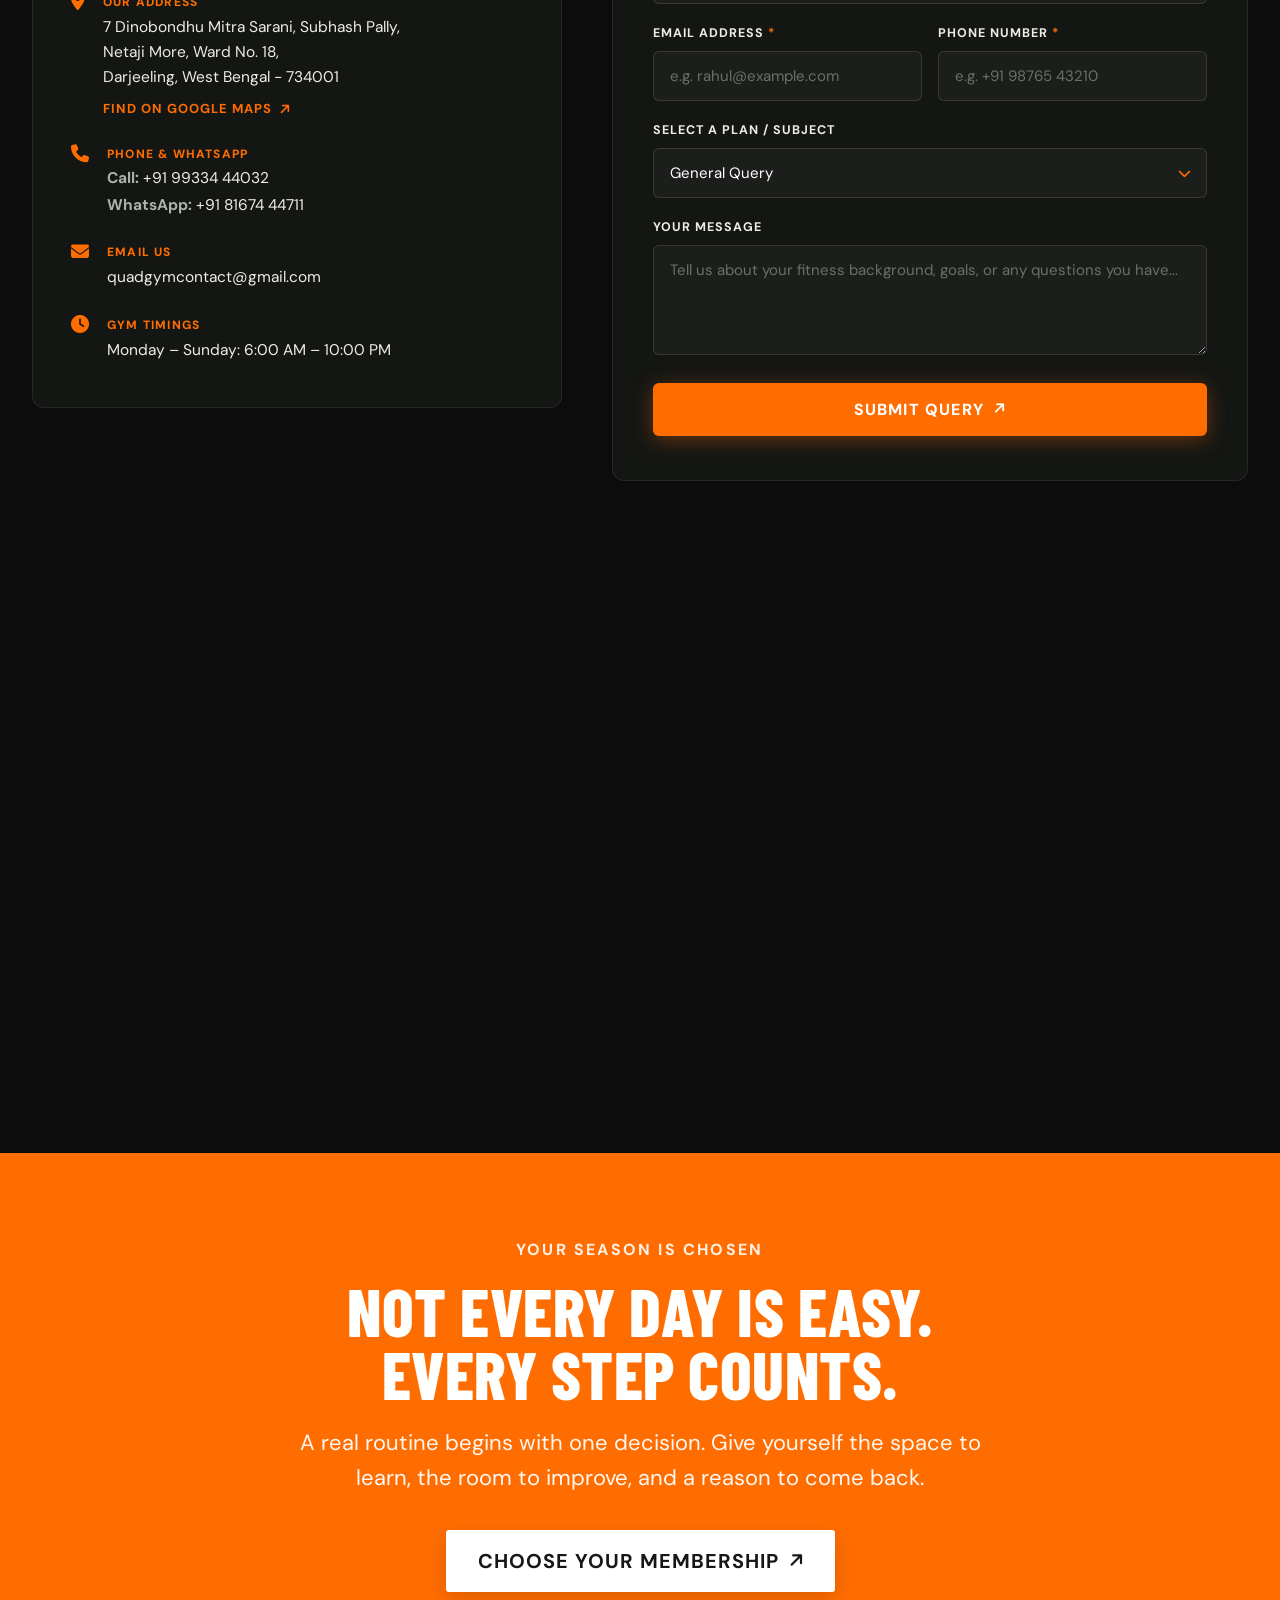
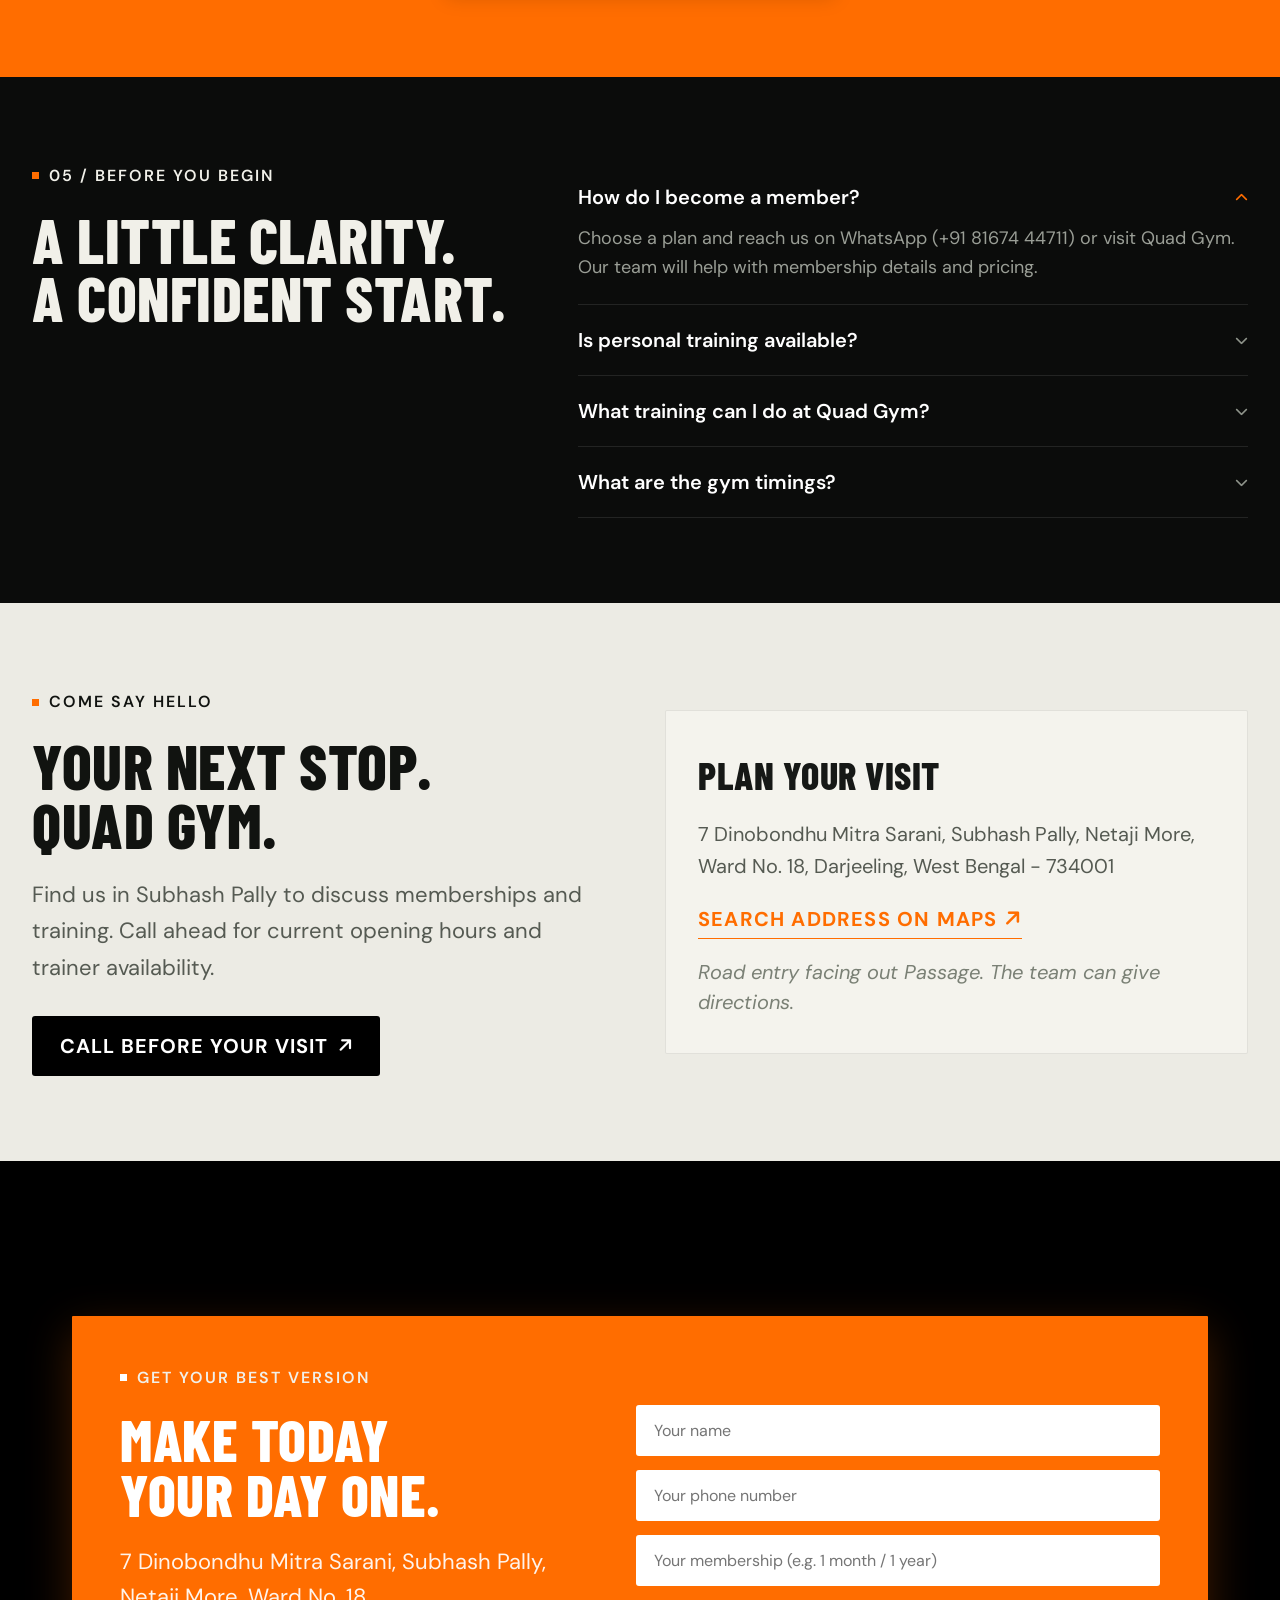
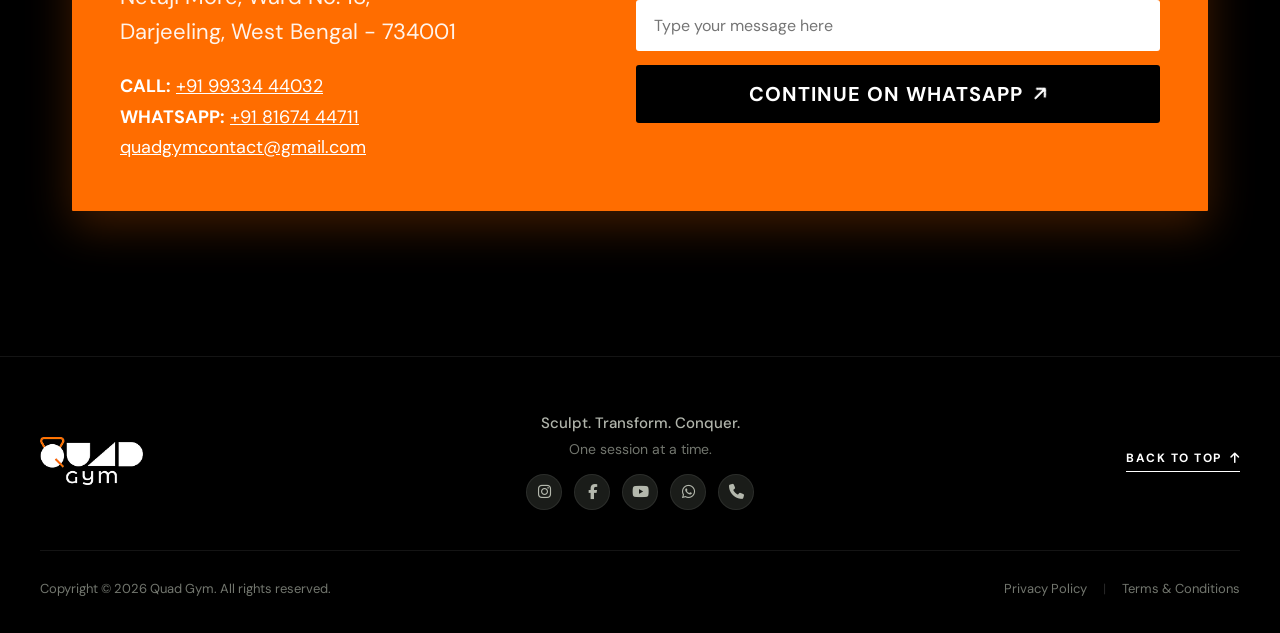
<file: contact-us.html>
<!DOCTYPE html>
<html lang="en">

<head>
    <meta charset="UTF-8">
    <meta name="viewport" content="width=device-width, initial-scale=1.0">
    <title>Quad Gym - Sculpt. Transform. Conquer.</title>

    <!-- Google Fonts -->
    <link rel="shortcut icon" href="assets/favicon.ico" type="image/x-icon">
    <link rel="preconnect" href="https://fonts.googleapis.com">
    <link rel="preconnect" href="https://fonts.gstatic.com" crossorigin>
    <link
        href="https://fonts.googleapis.com/css2?family=Barlow+Condensed:ital,wght@0,300;0,400;0,500;0,600;0,700;0,800;0,900;1,700&family=DM+Sans:ital,opsz,wght@0,9..40,100..1000;1,9..40,100..1000&display=swap"
        rel="stylesheet">

    <!-- Font Awesome Icons -->
    <link rel="stylesheet" href="https://cdnjs.cloudflare.com/ajax/libs/font-awesome/6.6.0/css/all.min.css"
        integrity="sha512-Kc323vGBEqzTmouAECnVceyQqyqdsSiqLQISBL29aUW4U/M7pSPA/gEUZQqv1cwx4OnYxTxve5UMg5GT6L4JJg=="
        crossorigin="anonymous" referrerpolicy="no-referrer" />

    <!-- Main Stylesheet -->
    <link rel="stylesheet" href="style/style.css">

    <!-- Responsive Stylesheet -->
    <link rel="stylesheet" href="https://cdnjs.cloudflare.com/ajax/libs/animate.css/4.1.1/animate.min.css" />
    <link rel="stylesheet" href="style/responsive.css">
</head>

<body>

    <!-- ================= NAVBAR ================= -->
    <header class="site-header" id="site-header">
        <div class="nav-container">
            <!-- Brand Logo -->
            <a href="index.html" class="brand-logo" aria-label="Quad Gym Home">
                <div class="logo-box">
                    <img src="assets/logo.png" alt="logo of Quad Gym">
                </div>
            </a>

            <!-- Desktop Navigation Menu -->
            <nav class="desktop-nav" aria-label="Main Navigation">
                <ul class="nav-menu">
                    <li><a href="about-us.html" class="nav-link">About us</a></li>
                    <li><a href="training.html" class="nav-link">Training</a></li>
                    <li><a href="membership.html" class="nav-link">Membership</a></li>
                    <li><a href="trainers.html" class="nav-link">Trainers</a></li>
                    <li><a href="gallery.html" class="nav-link">Gallery</a></li>
                </ul>
            </nav>

            <!-- Desktop Right CTA Button -->
            <div class="nav-actions">
                <a href="contact-us.html" class="btn btn-nav">
                    <span>LET'S GET STARTED</span>
                    <i class="fa-solid fa-arrow-up fa-rotate-by" style="--fa-rotate-angle: 45deg;"></i>
                </a>
            </div>

            <!-- Mobile Animated Hamburger Button -->
            <button class="hamburger-btn" id="hamburger-btn" aria-label="Toggle navigation menu" aria-expanded="false"
                aria-controls="mobile-menu-panel">
                <span class="hamburger-line line-1"></span>
                <span class="hamburger-line line-2"></span>
                <span class="hamburger-line line-3"></span>
            </button>
        </div>
    </header>

    <!-- ================= MOBILE MENU OVERLAY & PANEL ================= -->
    <div class="mobile-menu-backdrop" id="mobile-menu-backdrop"></div>
    <div class="mobile-menu-panel" id="mobile-menu-panel" role="dialog" aria-modal="true"
        aria-label="Mobile Navigation Menu">
        <div class="mobile-menu-inner">
            <!-- Mobile Menu Header -->
            <div class="mobile-menu-header">
                <a href="index.html" class="brand-logo" id="mobile-brand-logo">
                    <div class="logo-box">
                        <img src="assets/logo.png" alt="logo of Quad Gym">
                    </div>
                </a>

                <button class="mobile-close-btn" id="mobile-close-btn" aria-label="Close menu">
                    <i class="fa-solid fa-xmark"></i>
                </button>
            </div>

            <!-- Mobile Menu Navigation Links -->
            <nav class="mobile-nav">
                <ul class="mobile-nav-list">
                    <li>
                        <a href="about-us.html" class="mobile-nav-link">
                            <span class="link-left"><i class="fa-solid fa-circle-info"></i> About us</span>
                            <i class="fa-solid fa-chevron-right link-arrow"></i>
                        </a>
                    </li>
                    <li>
                        <a href="training.html" class="mobile-nav-link">
                            <span class="link-left"><i class="fa-solid fa-dumbbell"></i> Training</span>
                            <i class="fa-solid fa-chevron-right link-arrow"></i>
                        </a>
                    </li>
                    <li>
                        <a href="membership.html" class="mobile-nav-link">
                            <span class="link-left"><i class="fa-solid fa-id-card"></i> Membership</span>
                            <i class="fa-solid fa-chevron-right link-arrow"></i>
                        </a>
                    </li>
                    <li>
                        <a href="trainers.html" class="mobile-nav-link">
                            <span class="link-left"><i class="fa-solid fa-users"></i> Trainers</span>
                            <i class="fa-solid fa-chevron-right link-arrow"></i>
                        </a>
                    </li>
                    <li>
                        <a href="gallery.html" class="mobile-nav-link">
                            <span class="link-left"><i class="fa-solid fa-images"></i> Gallery</span>
                            <i class="fa-solid fa-chevron-right link-arrow"></i>
                        </a>
                    </li>
                </ul>
            </nav>

            <!-- Mobile Action Button -->
            <div class="mobile-menu-cta">
                <a href="contact-us.html" class="btn btn-mobile-cta">
                    <span>LET'S GET STARTED</span>
                    <i class="fa-solid fa-arrow-up-right-from-square"></i>
                </a>
            </div>

            <!-- Mobile Menu Footer Info -->
            <div class="mobile-menu-footer">
                <div class="mobile-social-links">
                    <a href="https://www.instagram.com/quadgymfitness?utm_source=qr" target="_blank"
                        rel="noopener noreferrer" aria-label="Instagram"><i class="fa-brands fa-instagram"></i></a>
                    <a href="https://www.facebook.com/share/1ECYmg3NDE/?mibextid=wwXIfr" target="_blank"
                        rel="noopener noreferrer" aria-label="Facebook"><i class="fa-brands fa-facebook-f"></i></a>
                    <a href="https://youtube.com/@quadgymofficial?si=P0tMxeoU2woq9zfB" target="_blank"
                        rel="noopener noreferrer" aria-label="YouTube"><i class="fa-brands fa-youtube"></i></a>
                    <a href="https://wa.me/918167444711" target="_blank" rel="noopener noreferrer"
                        aria-label="WhatsApp"><i class="fa-brands fa-whatsapp"></i></a>
                    <a href="tel:+919933444032" aria-label="Call"><i class="fa-solid fa-phone"></i></a>
                </div>
            </div>
        </div>
    </div>

    <!-- ================= HERO SECTION ================= -->
    <section class="hero-section" id="hero">
        <!-- Background Image Container -->
        <div class="hero-bg-wrapper">
            <img src="assets/membership-bg.jpg" alt="Quad Gym Training Zone" class="hero-bg-img">
            <!-- Left solid-to-transparent fade + subtle dark shade over right image -->
            <div class="hero-gradient-overlay"></div>
            <!-- Vertical vignette for smooth edge transitions -->
            <div class="hero-vignette-overlay"></div>
        </div>

        <!-- Hero Main Content -->
        <div class="hero-container">
            <div class="hero-content">
                <!-- Location Tag -->
                <div class="hero-tag animate__animated animate__fadeInUp">
                    <span class="tag-square"></span>
                    <span class="tag-text tag-text-6">QUAD GYM &bull; SUBHASH PALLY, WEST BENGAL</span>
                </div>

                <!-- Main Punchline Heading -->
                <h1 class="hero-title animate__animated animate__fadeInUp">
                    <span class="title-line title-white">Contact</span>
                    <span class="title-line title-orange">Us</span>
                </h1>

                <!-- Subtitle Description -->
                <p class="hero-desc animate__animated animate__fadeInUp">
                    Have a question or ready to begin? Get in touch with our team today for membership inquiries,
                    personal training consultations, or visit us in person.
                </p>

                <!-- Action Button Group -->
                <div class="hero-buttons animate__animated animate__fadeInUp">
                    <a href="membership.html" class="btn btn-primary">
                        <span>FIND YOUR MEMBERSHIP</span>
                        <i class="fa-solid fa-arrow-up fa-rotate-by" style="--fa-rotate-angle: 45deg;"></i>
                    </a>
                    <a href="contact-us.html" class="btn btn-outline">
                        <span>LET'S TALK</span>
                        <i class="fa-solid fa-arrow-up fa-rotate-by" style="--fa-rotate-angle: 45deg;"></i>
                    </a>
                </div>
            </div>

            <!-- Bottom-right Floating Motto/Quote -->
            <div class="hero-bottom-quote animate__animated animate__fadeInUp">
                <div class="quote-accent-bar"></div>
                <div class="quote-text-group">
                    <span class="quote-line">STRENGTH STARTS HERE.</span>
                    <span class="quote-line">YOUR JOURNEY, YOUR PACE.</span>
                </div>
            </div>
        </div>
    </section>


    <!-- ================= SECTION: CONTACT US PAGE ================= -->
    <section class="contact-us-section-page" id="contact-page">
        <div class="section-container">
            <!-- Header Split -->
            <div class="section-header-split">
                <div class="header-left">
                    <div class="section-tag light-tag animate__animated animate__fadeInUp">
                        <span class="tag-square"></span>
                        <span class="tag-text tag-text-6">GET IN TOUCH</span>
                    </div>
                    <h2 class="section-heading-light animate__animated animate__fadeInUp">
                        <span>LET'S TALK STRENGTH.</span>
                        <span>REACH QUAD GYM.</span>
                    </h2>
                </div>
                <div class="header-right">
                    <p class="section-subtext-light animate__animated animate__fadeInUp">
                        Have questions about memberships, personalized training, or facility timings? Drop us a
                        message below or visit us directly in Subhash Pally.
                    </p>
                </div>
            </div>

            <!-- Two-Column Contact Layout -->
            <div class="contact-page-grid">
                <!-- Left Column: Gym Info -->
                <div class="contact-info-col animate__animated animate__fadeInUp">
                    <div class="contact-brand-card">
                        <span class="contact-brand-badge">EST. SUBHASH PALLY</span>
                        <h3 class="contact-gym-name">QUAD GYM</h3>
                        <p class="contact-gym-motto">Sculpt. Transform. Conquer. One session at a time.</p>
                    </div>

                    <div class="contact-details-list">
                        <!-- Address -->
                        <div class="contact-detail-item">
                            <div class="contact-icon-box">
                                <i class="fa-solid fa-location-dot"></i>
                            </div>
                            <div class="contact-detail-text">
                                <span class="contact-label">OUR ADDRESS</span>
                                <p class="contact-val">
                                    7 Dinobondhu Mitra Sarani, Subhash Pally,<br>
                                    Netaji More, Ward No. 18,<br>
                                    Darjeeling, West Bengal - 734001
                                </p>
                                <a href="https://maps.google.com" target="_blank" rel="noopener noreferrer"
                                    class="contact-map-link">
                                    <span>FIND ON GOOGLE MAPS</span>
                                    <i class="fa-solid fa-arrow-up fa-rotate-by" style="--fa-rotate-angle: 45deg;"></i>
                                </a>
                            </div>
                        </div>

                        <!-- Phone Numbers -->
                        <div class="contact-detail-item">
                            <div class="contact-icon-box">
                                <i class="fa-solid fa-phone"></i>
                            </div>
                            <div class="contact-detail-text">
                                <span class="contact-label">PHONE &amp; WHATSAPP</span>
                                <div class="contact-links-group">
                                    <p><strong>Call:</strong> <a href="tel:+919933444032">+91 99334 44032</a></p>
                                    <p><strong>WhatsApp:</strong> <a href="https://wa.me/918167444711"
                                            target="_blank">+91 81674 44711</a></p>
                                </div>
                            </div>
                        </div>

                        <!-- Emails -->
                        <div class="contact-detail-item">
                            <div class="contact-icon-box">
                                <i class="fa-solid fa-envelope"></i>
                            </div>
                            <div class="contact-detail-text">
                                <span class="contact-label">EMAIL US</span>
                                <p class="contact-val">
                                    <a href="mailto:quadgymcontact@gmail.com">quadgymcontact@gmail.com</a>
                                </p>
                            </div>
                        </div>

                        <!-- Hours -->
                        <div class="contact-detail-item">
                            <div class="contact-icon-box">
                                <i class="fa-solid fa-clock"></i>
                            </div>
                            <div class="contact-detail-text">
                                <span class="contact-label">GYM TIMINGS</span>
                                <p class="contact-val">Monday &ndash; Sunday: 6:00 AM &ndash; 10:00 PM</p>
                            </div>
                        </div>
                    </div>
                </div>

                <!-- Right Column: Query Form -->
                <div class="contact-form-col animate__animated animate__fadeInUp">
                    <div class="contact-form-card">
                        <div class="form-header">
                            <span class="tag-square"></span>
                            <h3 class="form-title">SEND US A QUERY</h3>
                        </div>
                        <p class="form-subtitle">Fill in the form below and our team will get in touch with you shortly.
                        </p>

                        <form class="contact-page-form" id="contact-page-form"
                            onsubmit="event.preventDefault(); const name=document.getElementById('form-name').value; const email=document.getElementById('form-email').value; const phone=document.getElementById('form-phone').value; const plan=document.getElementById('form-plan').value; const msg=document.getElementById('form-message').value; const text='Hi Quad Gym, My name is ' + name + '. Phone: ' + phone + ', Email: ' + email + '. Plan/Query: ' + plan + '. Message: ' + msg; window.open('https://wa.me/918167444711?text=' + encodeURIComponent(text), '_blank');">
                            <!-- Name -->
                            <div class="contact-form-group">
                                <label for="form-name" class="contact-field-label">FULL NAME <span
                                        class="req-star">*</span></label>
                                <input type="text" id="form-name" name="name" placeholder="e.g. Rahul Sharma" required
                                    class="contact-page-input">
                            </div>

                            <!-- Email & Phone Row -->
                            <div class="contact-form-row">
                                <div class="contact-form-group">
                                    <label for="form-email" class="contact-field-label">EMAIL ADDRESS <span
                                            class="req-star">*</span></label>
                                    <input type="email" id="form-email" name="email"
                                        placeholder="e.g. rahul@example.com" required class="contact-page-input">
                                </div>
                                <div class="contact-form-group">
                                    <label for="form-phone" class="contact-field-label">PHONE NUMBER <span
                                            class="req-star">*</span></label>
                                    <input type="tel" id="form-phone" name="phone" placeholder="e.g. +91 98765 43210"
                                        required class="contact-page-input">
                                </div>
                            </div>

                            <!-- Plans Dropdown with General Query first -->
                            <div class="contact-form-group">
                                <label for="form-plan" class="contact-field-label">SELECT A PLAN / SUBJECT</label>
                                <div class="contact-select-wrap">
                                    <select id="form-plan" name="plan" class="contact-page-select">
                                        <option value="General Query" selected>General Query</option>
                                        <option value="1 Month Membership (₹1,500)">1 Month Membership (₹1,500)</option>
                                        <option value="3 Months Membership (₹3,500)">3 Months Membership (₹3,500)
                                        </option>
                                        <option value="6 Months Membership (₹6,000)">6 Months Membership (₹6,000)
                                        </option>
                                        <option value="1 Year Membership (₹9,000)">1 Year Membership (₹9,000)</option>
                                        <option value="Personal Training Inquiry">Personal Training Inquiry</option>
                                        <option value="Visit & Facility Tour">Visit &amp; Facility Tour</option>
                                    </select>
                                    <i class="fa-solid fa-chevron-down select-chevron"></i>
                                </div>
                            </div>

                            <!-- Message -->
                            <div class="contact-form-group">
                                <label for="form-message" class="contact-field-label">YOUR MESSAGE</label>
                                <textarea id="form-message" name="message" rows="4"
                                    placeholder="Tell us about your fitness background, goals, or any questions you have..."
                                    class="contact-page-textarea"></textarea>
                            </div>

                            <!-- Submit Button -->
                            <button type="submit" class="btn btn-primary btn-submit-query">
                                <span>SUBMIT QUERY</span>
                                <i class="fa-solid fa-arrow-up fa-rotate-by" style="--fa-rotate-angle: 45deg;"></i>
                            </button>
                        </form>
                    </div>
                </div>
            </div>

            <!-- Full Width Google Map Section -->
            <div class="contact-map-wrapper animate__animated animate__fadeInUp">

                <div class="contact-map-frame" style="margin-top: 30px;">
                    <iframe
                        src="https://www.google.com/maps/embed?pb=!1m18!1m12!1m3!1d4599.077777836268!2d88.4317083762415!3d26.707039268897233!2m3!1f0!2f0!3f0!3m2!1i1024!2i768!4f13.1!3m3!1m2!1s0x39e441f6ac345ddb%3A0x81fd8673ffc5b9bc!2sQuad%20Gym!5e1!3m2!1sen!2sin!4v1794983661547!5m2!1sen!2sin"
                        width="100%" height="440" style="border:0;" allowfullscreen="" loading="lazy"
                        referrerpolicy="no-referrer-when-downgrade" title="Quad Gym Location Map">
                    </iframe>
                </div>
            </div>
        </div>
    </section>

    <!-- ================= SECTION 9: ORANGE CTA BANNER ================= -->
    <section class="cta-banner-section">
        <div class="section-container cta-banner-container">
            <span class="cta-banner-tag animate__animated animate__fadeInUp">YOUR SEASON IS CHOSEN</span>
            <h2 class="cta-banner-title animate__animated animate__fadeInUp">
                <span>NOT EVERY DAY IS EASY.</span>
                <span>EVERY STEP COUNTS.</span>
            </h2>
            <p class="cta-banner-subtext animate__animated animate__fadeInUp">
                A real routine begins with one decision. Give yourself the space to learn, the room to improve, and a
                reason to come back.
            </p>
            <div class="cta-banner-action animate__animated animate__fadeInUp">
                <a href="membership.html" class="btn btn-cta-white">
                    <span>CHOOSE YOUR MEMBERSHIP</span>
                    <i class="fa-solid fa-arrow-up fa-rotate-by" style="--fa-rotate-angle: 45deg;"></i>
                </a>
            </div>
        </div>
    </section>

    <!-- ================= SECTION 10: FAQ ================= -->
    <section class="faq-section" id="faq">
        <div class="section-container faq-container">
            <div class="faq-header-col animate__animated animate__fadeInUp">
                <div class="section-tag light-tag">
                    <span class="tag-square"></span>
                    <span class="tag-text tag-text-6">05 / BEFORE YOU BEGIN</span>
                </div>
                <h2 class="section-heading-light">
                    <span>A LITTLE CLARITY.</span>
                    <span>A CONFIDENT START.</span>
                </h2>
            </div>

            <div class="faq-accordion-col">
                <div class="faq-accordion">
                    <!-- Item 1 (open by default) -->
                    <div class="faq-item is-open animate__animated animate__fadeInUp">
                        <button class="faq-question" aria-expanded="true">
                            <span>How do I become a member?</span>
                            <i class="fa-solid fa-chevron-down faq-arrow"></i>
                        </button>
                        <div class="faq-answer">
                            <p>Choose a plan and reach us on WhatsApp (+91 81674 44711) or visit Quad Gym. Our team will
                                help with membership details and pricing.</p>
                        </div>
                    </div>

                    <!-- Item 2 -->
                    <div class="faq-item animate__animated animate__fadeInUp">
                        <button class="faq-question" aria-expanded="false">
                            <span>Is personal training available?</span>
                            <i class="fa-solid fa-chevron-down faq-arrow"></i>
                        </button>
                        <div class="faq-answer">
                            <p>Yes, personal training is available with experienced trainers who build a program
                                customized to your fitness level, goals, and schedule.</p>
                        </div>
                    </div>

                    <!-- Item 3 -->
                    <div class="faq-item animate__animated animate__fadeInUp">
                        <button class="faq-question" aria-expanded="false">
                            <span>What training can I do at Quad Gym?</span>
                            <i class="fa-solid fa-chevron-down faq-arrow"></i>
                        </button>
                        <div class="faq-answer">
                            <p>We offer powerlifting, functional multi-gym training, agility training, and cardio
                                equipment tailored for all fitness levels.</p>
                        </div>
                    </div>

                    <!-- Item 4 -->
                    <div class="faq-item animate__animated animate__fadeInUp">
                        <button class="faq-question" aria-expanded="false">
                            <span>What are the gym timings?</span>
                            <i class="fa-solid fa-chevron-down faq-arrow"></i>
                        </button>
                        <div class="faq-answer">
                            <p>Monday to Sunday: 6:00 AM &ndash; 10:00 PM. Special trainer hours and personal training
                                sessions are scheduled by appointment.</p>
                        </div>
                    </div>
                </div>
            </div>
        </div>
    </section>

    <!-- ================= SECTION 11: COME SAY HELLO ================= -->
    <section class="visit-section" id="visit">
        <div class="section-container visit-container">
            <div class="visit-left-col">
                <div class="section-tag dark-tag animate__animated animate__fadeInUp">
                    <span class="tag-square"></span>
                    <span class="tag-text">COME SAY HELLO</span>
                </div>
                <h2 class="section-heading-dark animate__animated animate__fadeInUp">
                    <span>YOUR NEXT STOP.</span>
                    <span>QUAD GYM.</span>
                </h2>
                <p class="visit-subtext animate__animated animate__fadeInUp">
                    Find us in Subhash Pally to discuss memberships and training. Call ahead for current opening hours
                    and trainer availability.
                </p>
                <a href="tel:+919933444032" class="btn btn-visit-dark animate__animated animate__fadeInUp">
                    <span>CALL BEFORE YOUR VISIT</span>
                    <i class="fa-solid fa-arrow-up fa-rotate-by" style="--fa-rotate-angle: 45deg;"></i>
                </a>
            </div>

            <div class="visit-right-col animate__animated animate__fadeInUp">
                <div class="visit-card">
                    <h3 class="visit-card-title">PLAN YOUR VISIT</h3>
                    <p class="visit-card-address">
                        7 Dinobondhu Mitra Sarani, Subhash Pally, Netaji More, Ward No. 18, Darjeeling, West Bengal -
                        734001
                    </p>
                    <a href="https://maps.google.com" target="_blank" rel="noopener noreferrer" class="visit-maps-link">
                        <span>SEARCH ADDRESS ON MAPS</span>
                        <i class="fa-solid fa-arrow-up fa-rotate-by" style="--fa-rotate-angle: 45deg;"></i>
                    </a>
                    <p class="visit-card-note">
                        Road entry facing out Passage. The team can give directions.
                    </p>
                </div>
            </div>
        </div>
    </section>

    <!-- ================= SECTION 12: MAKE TODAY YOUR DAY ONE ================= -->
    <section class="contact-banner-section" id="contact">
        <div class="section-container contact-banner-wrap">
            <div class="contact-banner-card">
                <div class="contact-banner-left animate__animated animate__fadeInUp">
                    <div class="section-tag light-tag">
                        <span class="tag-square" style="background-color: #fff;"></span>
                        <span class="tag-text tag-text-3">GET YOUR BEST VERSION</span>
                    </div>
                    <h2 class="contact-banner-heading">
                        <span>MAKE TODAY</span>
                        <span>YOUR DAY ONE.</span>
                    </h2>
                    <div class="contact-address-block">
                        <p>7 Dinobondhu Mitra Sarani, Subhash Pally,</p>
                        <p>Netaji More, Ward No. 18,</p>
                        <p>Darjeeling, West Bengal - 734001</p>
                    </div>
                    <div class="contact-direct-links">
                        <p><strong>CALL:</strong> <a href="tel:+919933444032">+91 99334 44032</a></p>
                        <p><strong>WHATSAPP:</strong> <a href="https://wa.me/918167444711" target="_blank">+91 81674
                                44711</a></p>
                        <p><a href="mailto:quadgymcontact@gmail.com">quadgymcontact@gmail.com</a></p>
                    </div>
                </div>

                <div class="contact-banner-right animate__animated animate__fadeInUp">
                    <form class="whatsapp-lead-form" id="whatsapp-lead-form"
                        onsubmit="event.preventDefault(); window.open('https://wa.me/918167444711?text=' + encodeURIComponent('Hi Quad Gym, I would like to enquire about membership and training!'), '_blank');">
                        <div class="form-group">
                            <label for="lead-name" class="visually-hidden">Your name</label>
                            <input type="text" id="lead-name" name="name" placeholder="Your name" required
                                class="lead-input">
                        </div>
                        <div class="form-group">
                            <label for="lead-phone" class="visually-hidden">Your phone number</label>
                            <input type="tel" id="lead-phone" name="phone" placeholder="Your phone number" required
                                class="lead-input">
                        </div>
                        <div class="form-group">
                            <label for="lead-interest" class="visually-hidden">Your membership</label>
                            <input type="text" id="lead-interest" name="interest"
                                placeholder="Your membership (e.g. 1 month / 1 year)" class="lead-input">
                        </div>
                        <div class="form-group">
                            <label for="lead-message" class="visually-hidden">Type your message here</label>
                            <input type="text" id="lead-message" name="message" placeholder="Type your message here"
                                class="lead-input">
                        </div>
                        <button type="submit" class="btn btn-whatsapp-submit">
                            <span>CONTINUE ON WHATSAPP</span>
                            <i class="fa-solid fa-arrow-up fa-rotate-by" style="--fa-rotate-angle: 45deg;"></i>
                        </button>
                    </form>
                </div>
            </div>
        </div>
    </section>

    <!-- ================= FOOTER ================= -->
    <footer class="site-footer">
        <div class="footer-container">
            <!-- Top row -->
            <div class="footer-top-row">
                <div class="footer-logo-col">
                    <a href="#" class="brand-logo" aria-label="Quad Gym Home">
                        <div class="logo-box footer-logo">
                            <img src="assets/logo.png" alt="logo of Quad Gym">
                        </div>
                    </a>
                </div>
                <div class="footer-motto-col">
                    <p class="footer-motto-main">Sculpt. Transform. Conquer.</p>
                    <p class="footer-motto-sub">One session at a time.</p>
                    <div class="footer-social-links">
                        <a href="https://www.instagram.com/quadgymfitness?utm_source=qr" target="_blank"
                            rel="noopener noreferrer" aria-label="Instagram"><i class="fa-brands fa-instagram"></i></a>
                        <a href="https://www.facebook.com/share/1ECYmg3NDE/?mibextid=wwXIfr" target="_blank"
                            rel="noopener noreferrer" aria-label="Facebook"><i class="fa-brands fa-facebook-f"></i></a>
                        <a href="https://youtube.com/@quadgymofficial?si=P0tMxeoU2woq9zfB" target="_blank"
                            rel="noopener noreferrer" aria-label="YouTube"><i class="fa-brands fa-youtube"></i></a>
                        <a href="https://wa.me/918167444711" target="_blank" rel="noopener noreferrer"
                            aria-label="WhatsApp"><i class="fa-brands fa-whatsapp"></i></a>
                        <a href="tel:+919933444032" aria-label="Call"><i class="fa-solid fa-phone"></i></a>
                    </div>
                </div>
                <div class="footer-top-link-col">
                    <a href="#hero" class="back-to-top-link">
                        <span>BACK TO TOP</span>
                        <i class="fa-solid fa-arrow-up"></i>
                    </a>
                </div>
            </div>

            <!-- Divider line -->
            <div class="footer-divider"></div>

            <!-- Bottom row -->
            <div class="footer-bottom-row">
                <div class="footer-copy-col">
                    <p>Copyright &copy; 2026 Quad Gym. All rights reserved.</p>
                </div>
                <div class="footer-legal-col">
                    <a href="privacy-policy.html" class="footer-legal-link">Privacy Policy</a>
                    <span class="footer-legal-sep">|</span>
                    <a href="terms-conditions.html" class="footer-legal-link">Terms &amp; Conditions</a>
                </div>
            </div>
        </div>
    </footer>

    <!-- ================= TESTIMONIAL VIDEO POPOUT MODAL ================= -->
    <div class="video-modal-backdrop" id="video-modal-backdrop" aria-hidden="true" role="dialog" aria-modal="true">
        <div class="video-modal-container">
            <button class="video-modal-close" id="video-modal-close" aria-label="Close video popout">
                <i class="fa-solid fa-xmark"></i>
            </button>
            <div class="video-modal-frame">
                <video id="modal-video-player" controls playsinline preload="auto">
                    <source src="" type="video/mp4">
                    Your browser does not support the video tag.
                </video>
            </div>
        </div>
    </div>

    <!-- Main JavaScript File -->
    <!-- ================= FLOATING QUICK CONTACT STACK ================= -->
    <div class="floating-contact-stack" aria-label="Quick Contact">
        <!-- 1. Above: Call Number Icon Link -->
        <a href="tel:+919933444032" class="floating-btn floating-call-btn" aria-label="Call Quad Gym">
            <i class="fa-solid fa-phone"></i>
            <span class="floating-tooltip">Call: +91 99334 44032</span>
        </a>

        <!-- 2. Middle: WhatsApp for Number Link -->
        <a href="https://wa.me/918167444711" target="_blank" rel="noopener noreferrer"
            class="floating-btn floating-wa-btn" aria-label="WhatsApp Quad Gym">
            <i class="fa-brands fa-whatsapp"></i>
            <span class="floating-tooltip">WhatsApp: +91 81674 44711</span>
        </a>

        <!-- 3. Below: WhatsApp Channel Link Icon -->
        <a href="https://whatsapp.com/channel/0029VaQuadGym" target="_blank" rel="noopener noreferrer"
            class="floating-btn floating-channel-btn" aria-label="WhatsApp Channel Group">
            <i class="fa-brands fa-whatsapp"></i>
            <span class="floating-channel-badge"><i class="fa-solid fa-bullhorn"></i></span>
            <span class="floating-tooltip">WhatsApp Channel</span>
        </a>
    </div>
    <script src="script/script.js"></script>
</body>

</html>
</file>
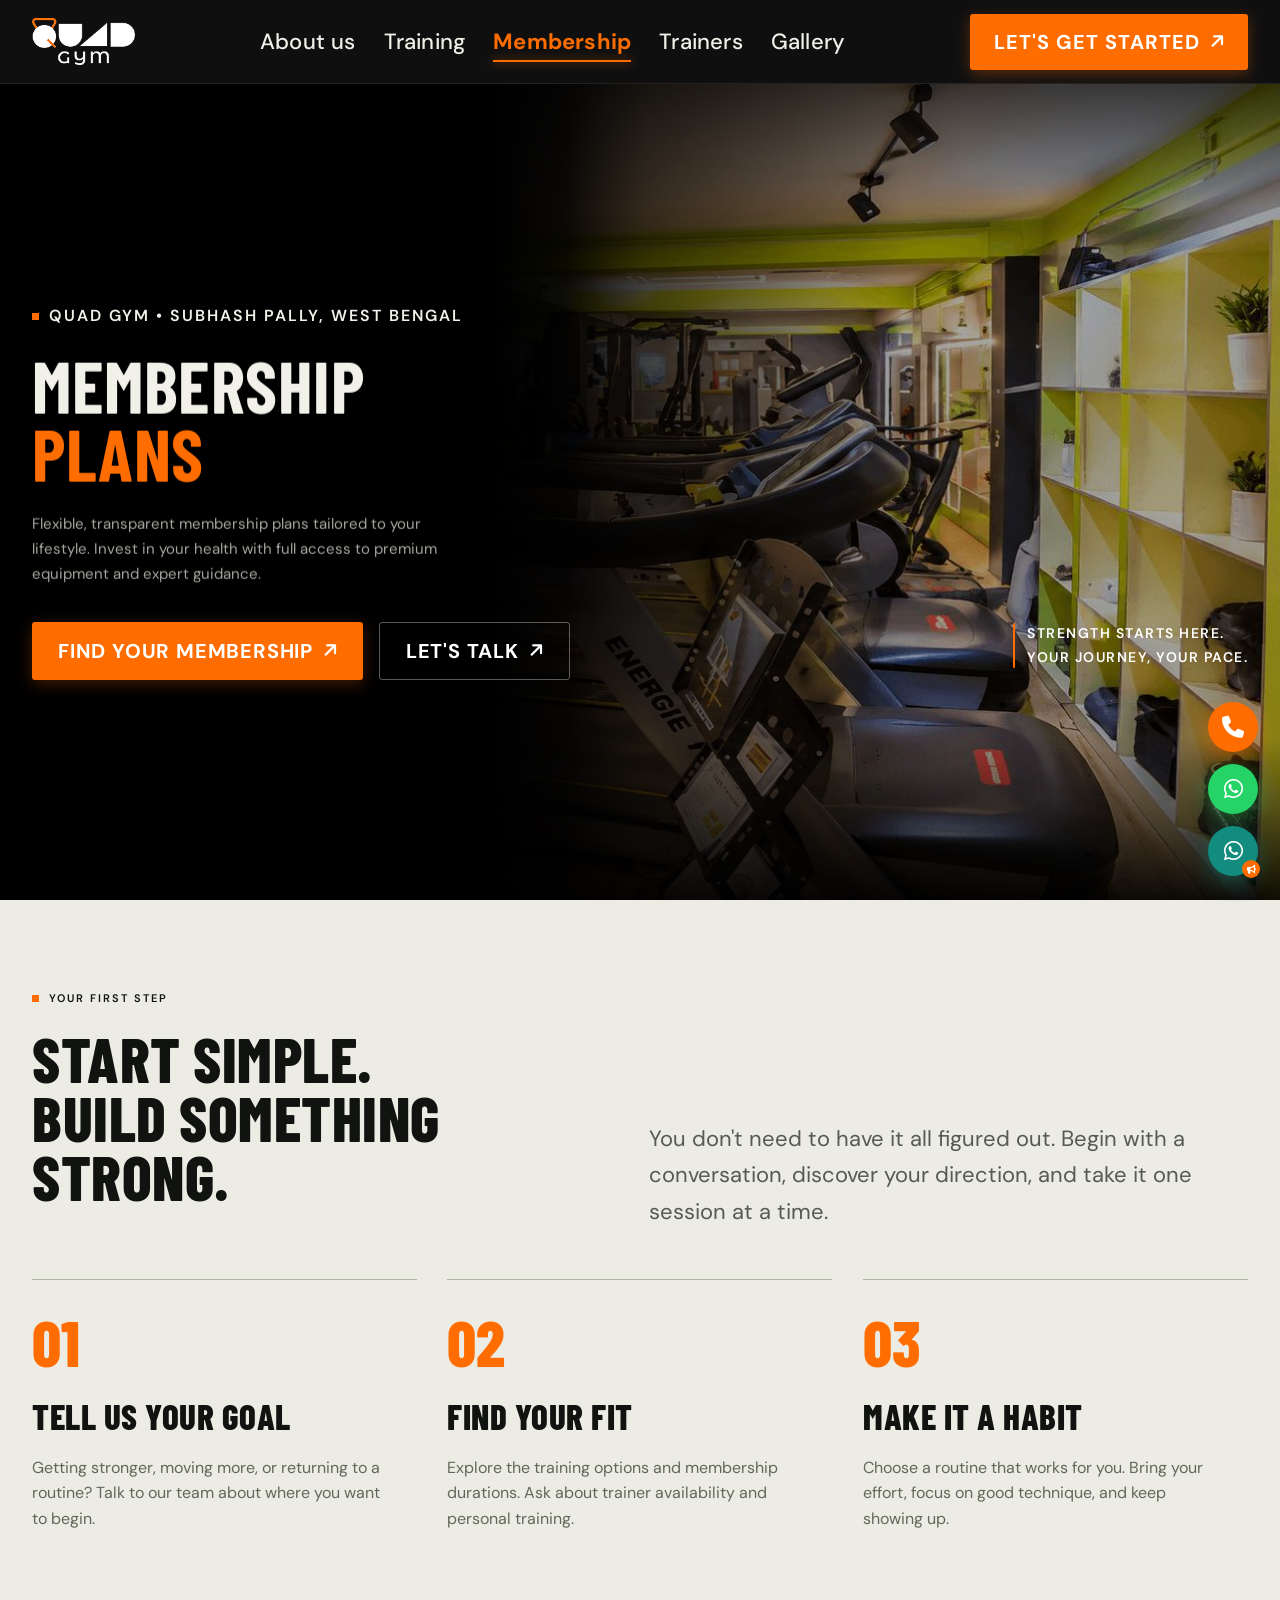
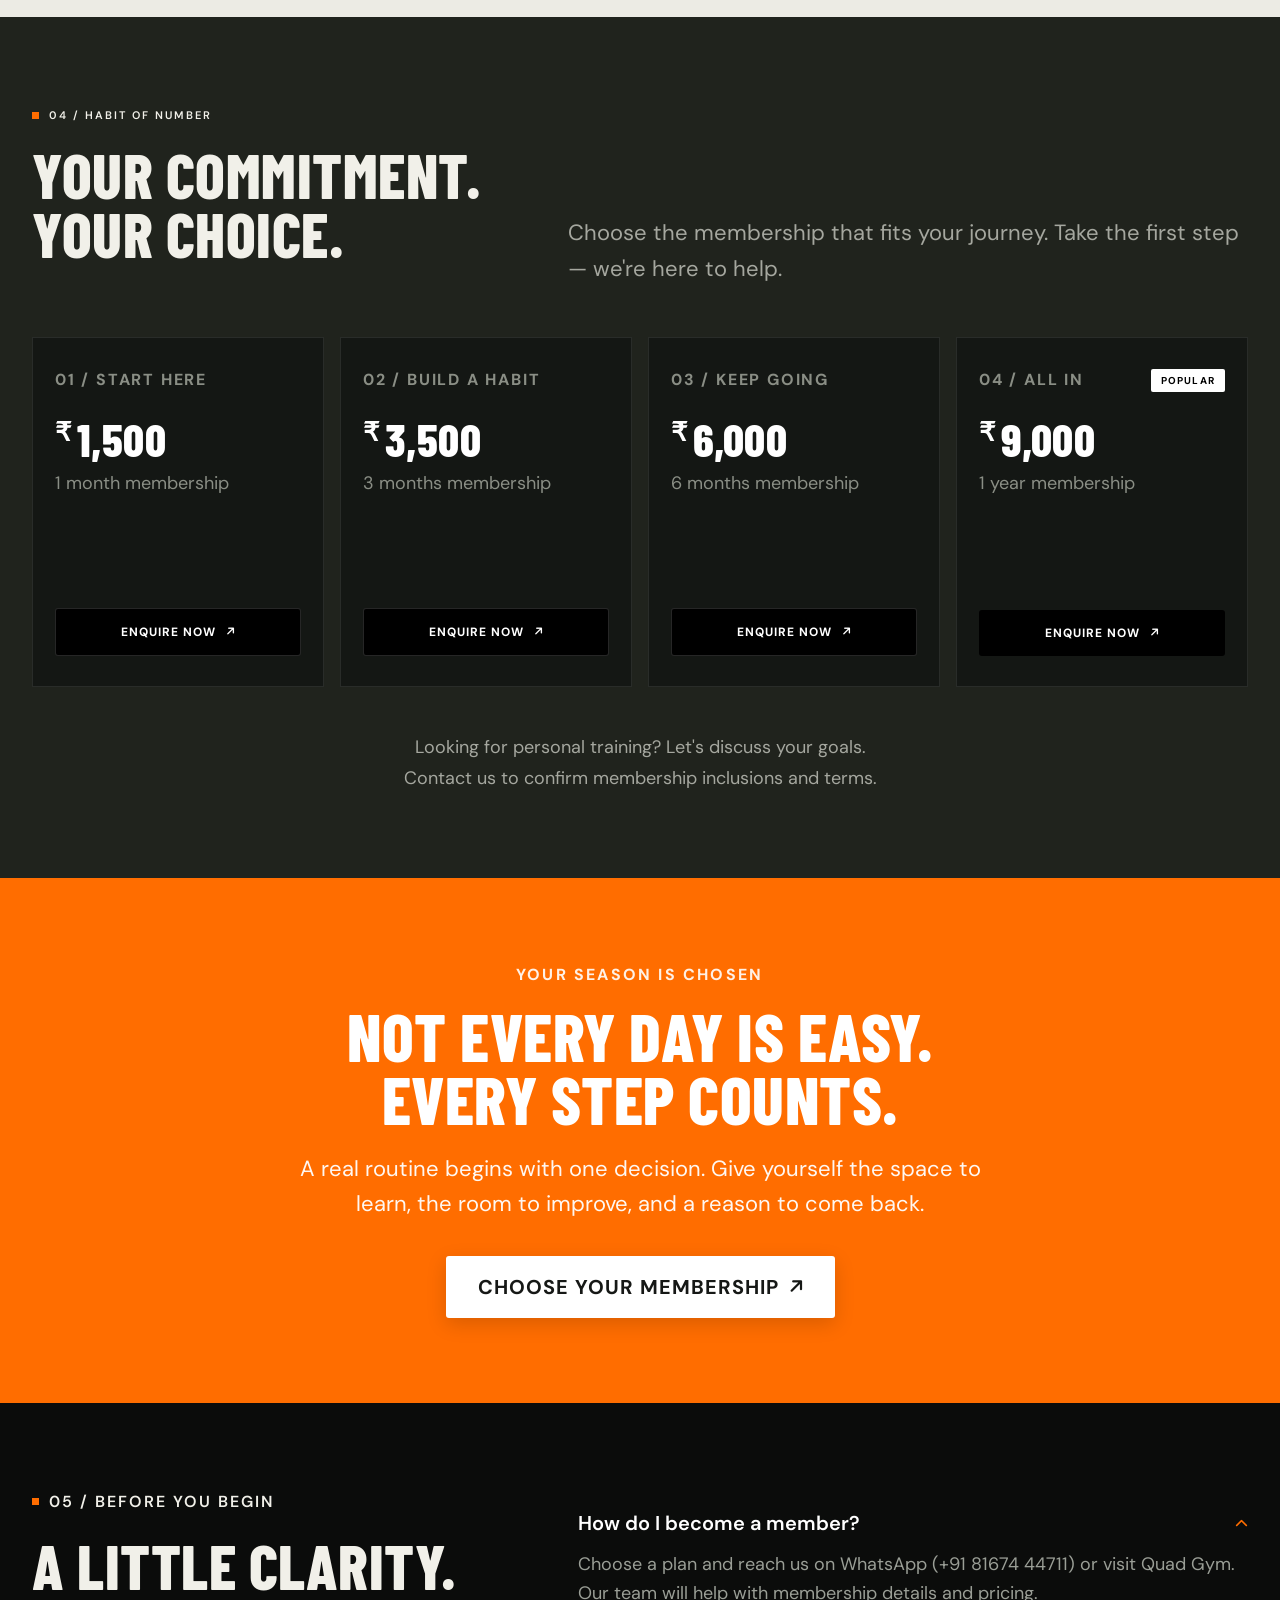
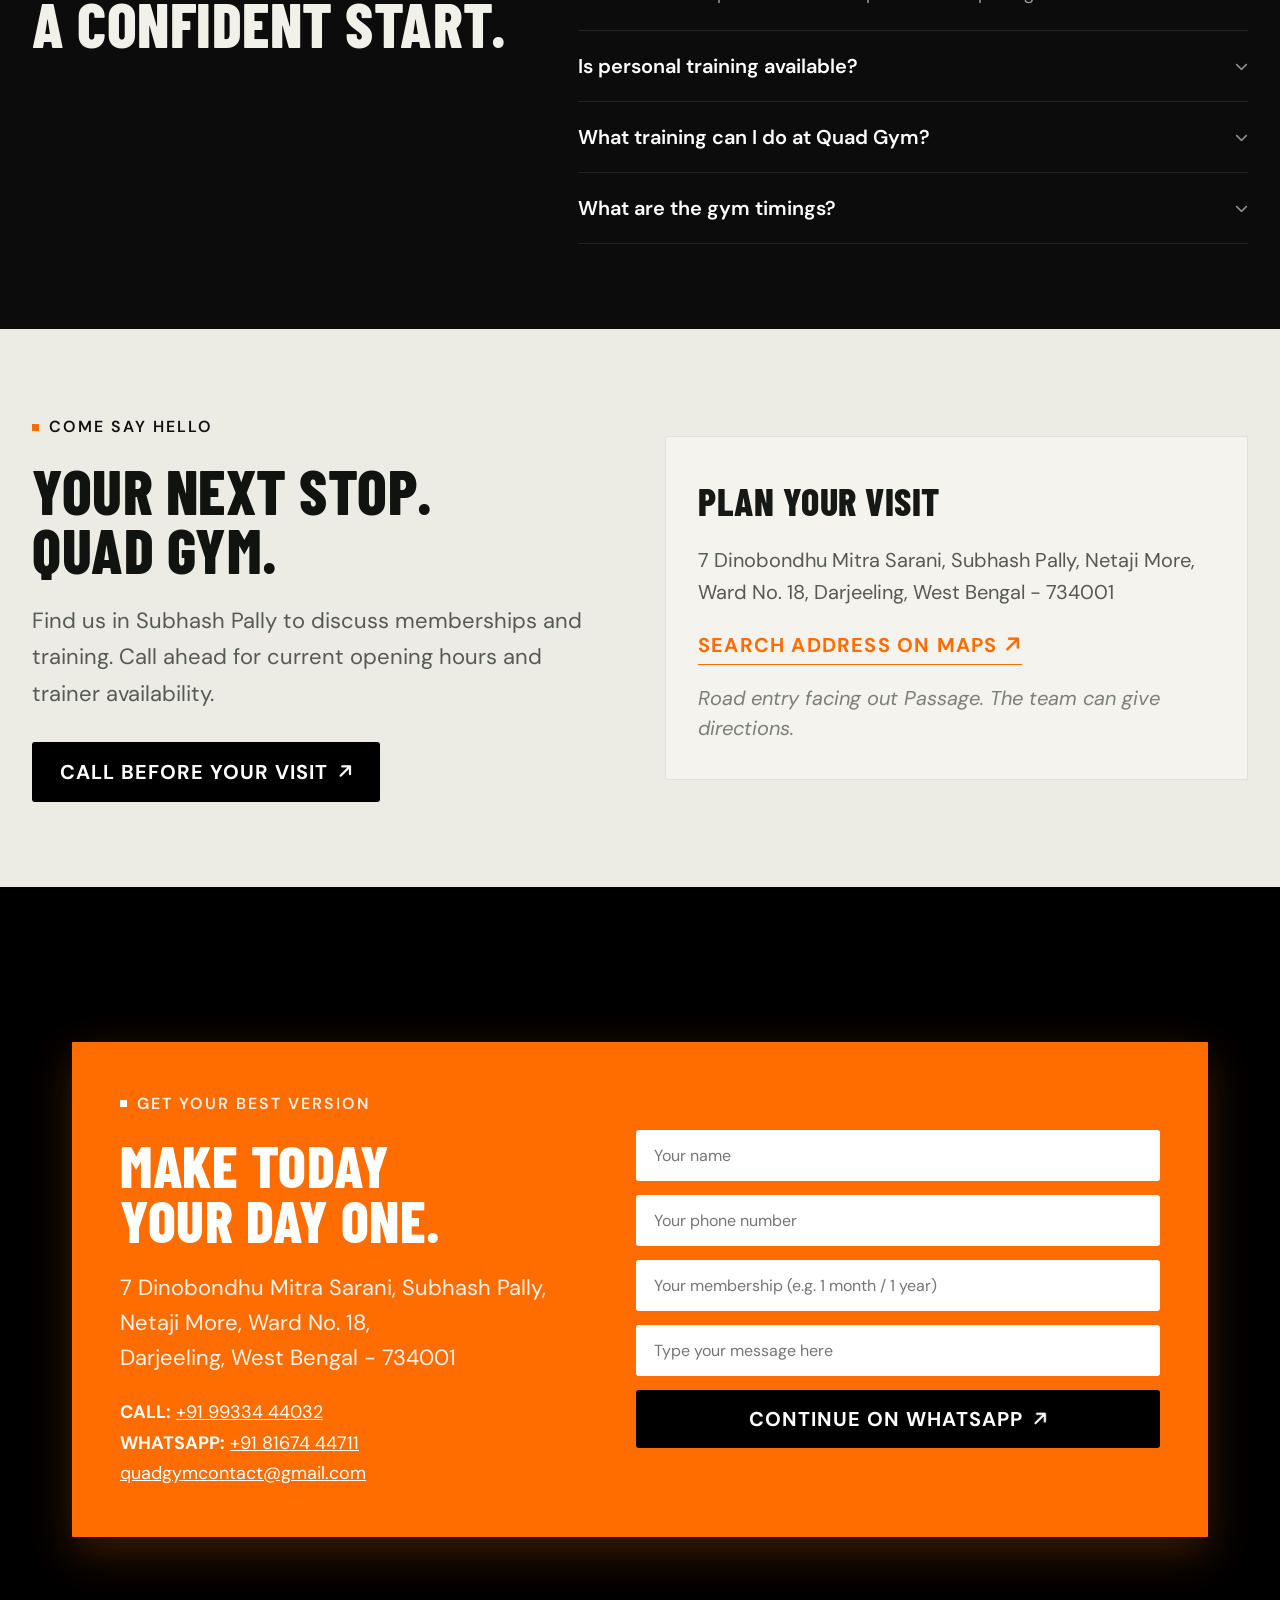
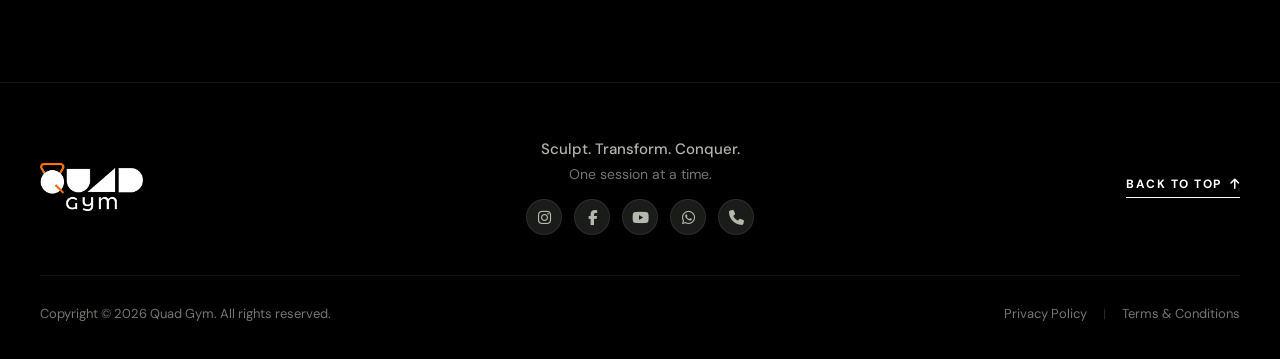
<file: membership.html>
<!DOCTYPE html>
<html lang="en">

<head>
    <meta charset="UTF-8">
    <meta name="viewport" content="width=device-width, initial-scale=1.0">
    <title>Quad Gym - Sculpt. Transform. Conquer.</title>

    <!-- Google Fonts -->
    <link rel="shortcut icon" href="assets/favicon.ico" type="image/x-icon">
    <link rel="preconnect" href="https://fonts.googleapis.com">
    <link rel="preconnect" href="https://fonts.gstatic.com" crossorigin>
    <link
        href="https://fonts.googleapis.com/css2?family=Barlow+Condensed:ital,wght@0,300;0,400;0,500;0,600;0,700;0,800;0,900;1,700&family=DM+Sans:ital,opsz,wght@0,9..40,100..1000;1,9..40,100..1000&display=swap"
        rel="stylesheet">

    <!-- Font Awesome Icons -->
    <link rel="stylesheet" href="https://cdnjs.cloudflare.com/ajax/libs/font-awesome/6.6.0/css/all.min.css"
        integrity="sha512-Kc323vGBEqzTmouAECnVceyQqyqdsSiqLQISBL29aUW4U/M7pSPA/gEUZQqv1cwx4OnYxTxve5UMg5GT6L4JJg=="
        crossorigin="anonymous" referrerpolicy="no-referrer" />

    <!-- Main Stylesheet -->
    <link rel="stylesheet" href="style/style.css">

    <!-- Responsive Stylesheet -->
    <link rel="stylesheet" href="https://cdnjs.cloudflare.com/ajax/libs/animate.css/4.1.1/animate.min.css" />
    <link rel="stylesheet" href="style/responsive.css">
</head>

<body>

    <!-- ================= NAVBAR ================= -->
    <header class="site-header" id="site-header">
        <div class="nav-container">
            <!-- Brand Logo -->
            <a href="index.html" class="brand-logo" aria-label="Quad Gym Home">
                <div class="logo-box">
                    <img src="assets/logo.png" alt="logo of Quad Gym">
                </div>
            </a>

            <!-- Desktop Navigation Menu -->
            <nav class="desktop-nav" aria-label="Main Navigation">
                <ul class="nav-menu">
                    <li><a href="about-us.html" class="nav-link">About us</a></li>
                    <li><a href="training.html" class="nav-link">Training</a></li>
                    <li><a href="membership.html" class="nav-link">Membership</a></li>
                    <li><a href="trainers.html" class="nav-link">Trainers</a></li>
                    <li><a href="gallery.html" class="nav-link">Gallery</a></li>
                </ul>
            </nav>

            <!-- Desktop Right CTA Button -->
            <div class="nav-actions">
                <a href="contact-us.html" class="btn btn-nav">
                    <span>LET'S GET STARTED</span>
                    <i class="fa-solid fa-arrow-up fa-rotate-by" style="--fa-rotate-angle: 45deg;"></i>
                </a>
            </div>

            <!-- Mobile Animated Hamburger Button -->
            <button class="hamburger-btn" id="hamburger-btn" aria-label="Toggle navigation menu" aria-expanded="false"
                aria-controls="mobile-menu-panel">
                <span class="hamburger-line line-1"></span>
                <span class="hamburger-line line-2"></span>
                <span class="hamburger-line line-3"></span>
            </button>
        </div>
    </header>

    <!-- ================= MOBILE MENU OVERLAY & PANEL ================= -->
    <div class="mobile-menu-backdrop" id="mobile-menu-backdrop"></div>
    <div class="mobile-menu-panel" id="mobile-menu-panel" role="dialog" aria-modal="true"
        aria-label="Mobile Navigation Menu">
        <div class="mobile-menu-inner">
            <!-- Mobile Menu Header -->
            <div class="mobile-menu-header">
                <a href="index.html" class="brand-logo" id="mobile-brand-logo">
                    <div class="logo-box">
                        <img src="assets/logo.png" alt="logo of Quad Gym">
                    </div>
                </a>

                <button class="mobile-close-btn" id="mobile-close-btn" aria-label="Close menu">
                    <i class="fa-solid fa-xmark"></i>
                </button>
            </div>

            <!-- Mobile Menu Navigation Links -->
            <nav class="mobile-nav">
                <ul class="mobile-nav-list">
                    <li>
                        <a href="about-us.html" class="mobile-nav-link">
                            <span class="link-left"><i class="fa-solid fa-circle-info"></i> About us</span>
                            <i class="fa-solid fa-chevron-right link-arrow"></i>
                        </a>
                    </li>
                    <li>
                        <a href="training.html" class="mobile-nav-link">
                            <span class="link-left"><i class="fa-solid fa-dumbbell"></i> Training</span>
                            <i class="fa-solid fa-chevron-right link-arrow"></i>
                        </a>
                    </li>
                    <li>
                        <a href="membership.html" class="mobile-nav-link">
                            <span class="link-left"><i class="fa-solid fa-id-card"></i> Membership</span>
                            <i class="fa-solid fa-chevron-right link-arrow"></i>
                        </a>
                    </li>
                    <li>
                        <a href="trainers.html" class="mobile-nav-link">
                            <span class="link-left"><i class="fa-solid fa-users"></i> Trainers</span>
                            <i class="fa-solid fa-chevron-right link-arrow"></i>
                        </a>
                    </li>
                    <li>
                        <a href="gallery.html" class="mobile-nav-link">
                            <span class="link-left"><i class="fa-solid fa-images"></i> Gallery</span>
                            <i class="fa-solid fa-chevron-right link-arrow"></i>
                        </a>
                    </li>
                </ul>
            </nav>

            <!-- Mobile Action Button -->
            <div class="mobile-menu-cta">
                <a href="contact-us.html" class="btn btn-mobile-cta">
                    <span>LET'S GET STARTED</span>
                    <i class="fa-solid fa-arrow-up-right-from-square"></i>
                </a>
            </div>

            <!-- Mobile Menu Footer Info -->
            <div class="mobile-menu-footer">
                <div class="mobile-social-links">
                    <a href="https://www.instagram.com/quadgymfitness?utm_source=qr" target="_blank"
                        rel="noopener noreferrer" aria-label="Instagram"><i class="fa-brands fa-instagram"></i></a>
                    <a href="https://www.facebook.com/share/1ECYmg3NDE/?mibextid=wwXIfr" target="_blank"
                        rel="noopener noreferrer" aria-label="Facebook"><i class="fa-brands fa-facebook-f"></i></a>
                    <a href="https://youtube.com/@quadgymofficial?si=P0tMxeoU2woq9zfB" target="_blank"
                        rel="noopener noreferrer" aria-label="YouTube"><i class="fa-brands fa-youtube"></i></a>
                    <a href="https://wa.me/918167444711" target="_blank" rel="noopener noreferrer"
                        aria-label="WhatsApp"><i class="fa-brands fa-whatsapp"></i></a>
                    <a href="tel:+919933444032" aria-label="Call"><i class="fa-solid fa-phone"></i></a>
                </div>
            </div>
        </div>
    </div>

    <!-- ================= HERO SECTION ================= -->
    <section class="hero-section" id="hero">
        <!-- Background Image Container -->
        <div class="hero-bg-wrapper">
            <img src="assets/membership-bg.jpg" alt="Quad Gym Training Zone" class="hero-bg-img">
            <!-- Left solid-to-transparent fade + subtle dark shade over right image -->
            <div class="hero-gradient-overlay"></div>
            <!-- Vertical vignette for smooth edge transitions -->
            <div class="hero-vignette-overlay"></div>
        </div>

        <!-- Hero Main Content -->
        <div class="hero-container">
            <div class="hero-content">
                <!-- Location Tag -->
                <div class="hero-tag animate__animated animate__fadeInUp">
                    <span class="tag-square"></span>
                    <span class="tag-text tag-text-6">QUAD GYM &bull; SUBHASH PALLY, WEST BENGAL</span>
                </div>

                <!-- Main Punchline Heading -->
                <h1 class="hero-title animate__animated animate__fadeInUp">
                    <span class="title-line title-white">MEMBERSHIP</span>
                    <span class="title-line title-orange">PLANS</span>
                </h1>

                <!-- Subtitle Description -->
                <p class="hero-desc animate__animated animate__fadeInUp">
                    Flexible, transparent membership plans tailored to your lifestyle. Invest in your health with full
                    access to premium equipment and expert guidance.
                </p>

                <!-- Action Button Group -->
                <div class="hero-buttons animate__animated animate__fadeInUp">
                    <a href="membership.html" class="btn btn-primary">
                        <span>FIND YOUR MEMBERSHIP</span>
                        <i class="fa-solid fa-arrow-up fa-rotate-by" style="--fa-rotate-angle: 45deg;"></i>
                    </a>
                    <a href="contact-us.html" class="btn btn-outline">
                        <span>LET'S TALK</span>
                        <i class="fa-solid fa-arrow-up fa-rotate-by" style="--fa-rotate-angle: 45deg;"></i>
                    </a>
                </div>
            </div>

            <!-- Bottom-right Floating Motto/Quote -->
            <div class="hero-bottom-quote animate__animated animate__fadeInUp">
                <div class="quote-accent-bar"></div>
                <div class="quote-text-group">
                    <span class="quote-line">STRENGTH STARTS HERE.</span>
                    <span class="quote-line">YOUR JOURNEY, YOUR PACE.</span>
                </div>
            </div>
        </div>
    </section>


    <!-- ================= SECTION 3: START SIMPLE / HOW IT WORKS ================= -->
    <section class="steps-section" id="steps">
        <div class="section-container">
            <div class="section-header-split">
                <div class="header-left">
                    <div class="section-tag dark-tag animate__animated animate__fadeInUp">
                        <span class="tag-square"></span>
                        <span class="tag-text tag-text-4">YOUR FIRST STEP</span>
                    </div>
                    <h2 class="section-heading-dark animate__animated animate__fadeInUp">
                        <span>START SIMPLE.</span>
                        <span>BUILD SOMETHING STRONG.</span>
                    </h2>
                </div>
                <div class="header-right">
                    <p class="section-subtext-dark animate__animated animate__fadeInUp">
                        You don't need to have it all figured out. Begin with a conversation, discover your direction,
                        and take it one session at a time.
                    </p>
                </div>
            </div>

            <div class="steps-grid">
                <!-- Step 1 -->
                <div class="step-card animate__animated animate__fadeInUp">
                    <span class="step-num">01</span>
                    <h3 class="step-title">TELL US YOUR GOAL</h3>
                    <p class="step-desc">Getting stronger, moving more, or returning to a routine? Talk to our team
                        about where you want to begin.</p>
                </div>

                <!-- Step 2 -->
                <div class="step-card animate__animated animate__fadeInUp">
                    <span class="step-num">02</span>
                    <h3 class="step-title">FIND YOUR FIT</h3>
                    <p class="step-desc">Explore the training options and membership durations. Ask about trainer
                        availability and personal training.</p>
                </div>

                <!-- Step 3 -->
                <div class="step-card animate__animated animate__fadeInUp">
                    <span class="step-num">03</span>
                    <h3 class="step-title">MAKE IT A HABIT</h3>
                    <p class="step-desc">Choose a routine that works for you. Bring your effort, focus on good
                        technique, and keep showing up.</p>
                </div>
            </div>
        </div>
    </section>

    <!-- ================= SECTION 4: MEMBERSHIP / PRICING ================= -->
    <section class="pricing-section" id="membership">
        <div class="section-container">
            <div class="section-header-split">
                <div class="header-left">
                    <div class="section-tag light-tag animate__animated animate__fadeInUp">
                        <span class="tag-square"></span>
                        <span class="tag-text tag-text-5">04 / HABIT OF NUMBER</span>
                    </div>
                    <h2 class="section-heading-light animate__animated animate__fadeInUp">
                        <span>YOUR COMMITMENT.</span>
                        <span>YOUR CHOICE.</span>
                    </h2>
                </div>
                <div class="header-right">
                    <p class="section-subtext-light animate__animated animate__fadeInUp">
                        Choose the membership that fits your journey. Take the first step &mdash; we're here to help.
                    </p>
                </div>
            </div>

            <div class="pricing-grid">
                <!-- Plan 1 -->
                <div class="pricing-card animate__animated animate__fadeInUp">
                    <div class="pricing-card-top">
                        <span class="pricing-plan-tag">01 / START HERE</span>
                        <div class="pricing-price-group">
                            <span class="pricing-amount"><sup>&#8377;</sup>1,500</span>
                        </div>
                        <span class="pricing-duration">1 month membership</span>
                    </div>
                    <div class="pricing-card-bottom">
                        <a href="#contact" class="btn btn-pricing-outline">
                            <span>ENQUIRE NOW</span>
                            <i class="fa-solid fa-arrow-up fa-rotate-by" style="--fa-rotate-angle: 45deg;"></i>
                        </a>
                    </div>
                </div>

                <!-- Plan 2 -->
                <div class="pricing-card animate__animated animate__fadeInUp">
                    <div class="pricing-card-top">
                        <span class="pricing-plan-tag">02 / BUILD A HABIT</span>
                        <div class="pricing-price-group">
                            <span class="pricing-amount"><sup>&#8377;</sup>3,500</span>
                        </div>
                        <span class="pricing-duration">3 months membership</span>
                    </div>
                    <div class="pricing-card-bottom">
                        <a href="#contact" class="btn btn-pricing-outline">
                            <span>ENQUIRE NOW</span>
                            <i class="fa-solid fa-arrow-up fa-rotate-by" style="--fa-rotate-angle: 45deg;"></i>
                        </a>
                    </div>
                </div>

                <!-- Plan 3 -->
                <div class="pricing-card animate__animated animate__fadeInUp">
                    <div class="pricing-card-top">
                        <span class="pricing-plan-tag">03 / KEEP GOING</span>
                        <div class="pricing-price-group">
                            <span class="pricing-amount"><sup>&#8377;</sup>6,000</span>
                        </div>
                        <span class="pricing-duration">6 months membership</span>
                    </div>
                    <div class="pricing-card-bottom">
                        <a href="#contact" class="btn btn-pricing-outline">
                            <span>ENQUIRE NOW</span>
                            <i class="fa-solid fa-arrow-up fa-rotate-by" style="--fa-rotate-angle: 45deg;"></i>
                        </a>
                    </div>
                </div>

                <!-- Plan 4 (Featured Highlight) -->
                <div class="pricing-card animate__animated animate__fadeInUp">
                    <div class="pricing-card-top">
                        <div class="pricing-featured-header">
                            <span class="pricing-plan-tag">04 / ALL IN</span>
                            <span class="featured-badge">POPULAR</span>
                        </div>
                        <div class="pricing-price-group">
                            <span class="pricing-amount"><sup>&#8377;</sup>9,000</span>
                        </div>
                        <span class="pricing-duration">1 year membership</span>
                    </div>
                    <div class="pricing-card-bottom">
                        <a href="#contact" class="btn btn-pricing-featured">
                            <span>ENQUIRE NOW</span>
                            <i class="fa-solid fa-arrow-up fa-rotate-by" style="--fa-rotate-angle: 45deg;"></i>
                        </a>
                    </div>
                </div>
            </div>

            <div class="pricing-footer-note animate__animated animate__fadeInUp">
                <p>Looking for personal training? Let's discuss your goals.</p>
                <p>Contact us to confirm membership inclusions and terms.</p>
            </div>
        </div>
    </section>



    <!-- ================= SECTION 9: ORANGE CTA BANNER ================= -->
    <section class="cta-banner-section">
        <div class="section-container cta-banner-container">
            <span class="cta-banner-tag animate__animated animate__fadeInUp">YOUR SEASON IS CHOSEN</span>
            <h2 class="cta-banner-title animate__animated animate__fadeInUp">
                <span>NOT EVERY DAY IS EASY.</span>
                <span>EVERY STEP COUNTS.</span>
            </h2>
            <p class="cta-banner-subtext animate__animated animate__fadeInUp">
                A real routine begins with one decision. Give yourself the space to learn, the room to improve, and a
                reason to come back.
            </p>
            <div class="cta-banner-action animate__animated animate__fadeInUp">
                <a href="membership.html" class="btn btn-cta-white">
                    <span>CHOOSE YOUR MEMBERSHIP</span>
                    <i class="fa-solid fa-arrow-up fa-rotate-by" style="--fa-rotate-angle: 45deg;"></i>
                </a>
            </div>
        </div>
    </section>

    <!-- ================= SECTION 10: FAQ ================= -->
    <section class="faq-section" id="faq">
        <div class="section-container faq-container">
            <div class="faq-header-col animate__animated animate__fadeInUp">
                <div class="section-tag light-tag">
                    <span class="tag-square"></span>
                    <span class="tag-text tag-text-6">05 / BEFORE YOU BEGIN</span>
                </div>
                <h2 class="section-heading-light">
                    <span>A LITTLE CLARITY.</span>
                    <span>A CONFIDENT START.</span>
                </h2>
            </div>

            <div class="faq-accordion-col">
                <div class="faq-accordion">
                    <!-- Item 1 (open by default) -->
                    <div class="faq-item is-open animate__animated animate__fadeInUp">
                        <button class="faq-question" aria-expanded="true">
                            <span>How do I become a member?</span>
                            <i class="fa-solid fa-chevron-down faq-arrow"></i>
                        </button>
                        <div class="faq-answer">
                            <p>Choose a plan and reach us on WhatsApp (+91 81674 44711) or visit Quad Gym. Our team will
                                help with membership details and pricing.</p>
                        </div>
                    </div>

                    <!-- Item 2 -->
                    <div class="faq-item animate__animated animate__fadeInUp">
                        <button class="faq-question" aria-expanded="false">
                            <span>Is personal training available?</span>
                            <i class="fa-solid fa-chevron-down faq-arrow"></i>
                        </button>
                        <div class="faq-answer">
                            <p>Yes, personal training is available with experienced trainers who build a program
                                customized to your fitness level, goals, and schedule.</p>
                        </div>
                    </div>

                    <!-- Item 3 -->
                    <div class="faq-item animate__animated animate__fadeInUp">
                        <button class="faq-question" aria-expanded="false">
                            <span>What training can I do at Quad Gym?</span>
                            <i class="fa-solid fa-chevron-down faq-arrow"></i>
                        </button>
                        <div class="faq-answer">
                            <p>We offer powerlifting, functional multi-gym training, agility training, and cardio
                                equipment tailored for all fitness levels.</p>
                        </div>
                    </div>

                    <!-- Item 4 -->
                    <div class="faq-item animate__animated animate__fadeInUp">
                        <button class="faq-question" aria-expanded="false">
                            <span>What are the gym timings?</span>
                            <i class="fa-solid fa-chevron-down faq-arrow"></i>
                        </button>
                        <div class="faq-answer">
                            <p>Monday to Sunday: 6:00 AM &ndash; 10:00 PM. Special trainer hours and personal training
                                sessions are scheduled by appointment.</p>
                        </div>
                    </div>
                </div>
            </div>
        </div>
    </section>

    <!-- ================= SECTION 11: COME SAY HELLO ================= -->
    <section class="visit-section" id="visit">
        <div class="section-container visit-container">
            <div class="visit-left-col">
                <div class="section-tag dark-tag animate__animated animate__fadeInUp">
                    <span class="tag-square"></span>
                    <span class="tag-text">COME SAY HELLO</span>
                </div>
                <h2 class="section-heading-dark animate__animated animate__fadeInUp">
                    <span>YOUR NEXT STOP.</span>
                    <span>QUAD GYM.</span>
                </h2>
                <p class="visit-subtext animate__animated animate__fadeInUp">
                    Find us in Subhash Pally to discuss memberships and training. Call ahead for current opening hours
                    and trainer availability.
                </p>
                <a href="tel:+919933444032" class="btn btn-visit-dark animate__animated animate__fadeInUp">
                    <span>CALL BEFORE YOUR VISIT</span>
                    <i class="fa-solid fa-arrow-up fa-rotate-by" style="--fa-rotate-angle: 45deg;"></i>
                </a>
            </div>

            <div class="visit-right-col animate__animated animate__fadeInUp">
                <div class="visit-card">
                    <h3 class="visit-card-title">PLAN YOUR VISIT</h3>
                    <p class="visit-card-address">
                        7 Dinobondhu Mitra Sarani, Subhash Pally, Netaji More, Ward No. 18, Darjeeling, West Bengal -
                        734001
                    </p>
                    <a href="https://maps.google.com" target="_blank" rel="noopener noreferrer" class="visit-maps-link">
                        <span>SEARCH ADDRESS ON MAPS</span>
                        <i class="fa-solid fa-arrow-up fa-rotate-by" style="--fa-rotate-angle: 45deg;"></i>
                    </a>
                    <p class="visit-card-note">
                        Road entry facing out Passage. The team can give directions.
                    </p>
                </div>
            </div>
        </div>
    </section>

    <!-- ================= SECTION 12: MAKE TODAY YOUR DAY ONE ================= -->
    <section class="contact-banner-section" id="contact">
        <div class="section-container contact-banner-wrap">
            <div class="contact-banner-card">
                <div class="contact-banner-left animate__animated animate__fadeInUp">
                    <div class="section-tag light-tag">
                        <span class="tag-square" style="background-color: #fff;"></span>
                        <span class="tag-text tag-text-3">GET YOUR BEST VERSION</span>
                    </div>
                    <h2 class="contact-banner-heading">
                        <span>MAKE TODAY</span>
                        <span>YOUR DAY ONE.</span>
                    </h2>
                    <div class="contact-address-block">
                        <p>7 Dinobondhu Mitra Sarani, Subhash Pally,</p>
                        <p>Netaji More, Ward No. 18,</p>
                        <p>Darjeeling, West Bengal - 734001</p>
                    </div>
                    <div class="contact-direct-links">
                        <p><strong>CALL:</strong> <a href="tel:+919933444032">+91 99334 44032</a></p>
                        <p><strong>WHATSAPP:</strong> <a href="https://wa.me/918167444711" target="_blank">+91 81674
                                44711</a></p>
                        <p><a href="mailto:quadgymcontact@gmail.com">quadgymcontact@gmail.com</a></p>
                    </div>
                </div>

                <div class="contact-banner-right animate__animated animate__fadeInUp">
                    <form class="whatsapp-lead-form" id="whatsapp-lead-form"
                        onsubmit="event.preventDefault(); window.open('https://wa.me/918167444711?text=' + encodeURIComponent('Hi Quad Gym, I would like to enquire about membership and training!'), '_blank');">
                        <div class="form-group">
                            <label for="lead-name" class="visually-hidden">Your name</label>
                            <input type="text" id="lead-name" name="name" placeholder="Your name" required
                                class="lead-input">
                        </div>
                        <div class="form-group">
                            <label for="lead-phone" class="visually-hidden">Your phone number</label>
                            <input type="tel" id="lead-phone" name="phone" placeholder="Your phone number" required
                                class="lead-input">
                        </div>
                        <div class="form-group">
                            <label for="lead-interest" class="visually-hidden">Your membership</label>
                            <input type="text" id="lead-interest" name="interest"
                                placeholder="Your membership (e.g. 1 month / 1 year)" class="lead-input">
                        </div>
                        <div class="form-group">
                            <label for="lead-message" class="visually-hidden">Type your message here</label>
                            <input type="text" id="lead-message" name="message" placeholder="Type your message here"
                                class="lead-input">
                        </div>
                        <button type="submit" class="btn btn-whatsapp-submit">
                            <span>CONTINUE ON WHATSAPP</span>
                            <i class="fa-solid fa-arrow-up fa-rotate-by" style="--fa-rotate-angle: 45deg;"></i>
                        </button>
                    </form>
                </div>
            </div>
        </div>
    </section>

    <!-- ================= FOOTER ================= -->
    <footer class="site-footer">
        <div class="footer-container">
            <!-- Top row -->
            <div class="footer-top-row">
                <div class="footer-logo-col">
                    <a href="#" class="brand-logo" aria-label="Quad Gym Home">
                        <div class="logo-box footer-logo">
                            <img src="assets/logo.png" alt="logo of Quad Gym">
                        </div>
                    </a>
                </div>
                <div class="footer-motto-col">
                    <p class="footer-motto-main">Sculpt. Transform. Conquer.</p>
                    <p class="footer-motto-sub">One session at a time.</p>
                    <div class="footer-social-links">
                        <a href="https://www.instagram.com/quadgymfitness?utm_source=qr" target="_blank"
                            rel="noopener noreferrer" aria-label="Instagram"><i class="fa-brands fa-instagram"></i></a>
                        <a href="https://www.facebook.com/share/1ECYmg3NDE/?mibextid=wwXIfr" target="_blank"
                            rel="noopener noreferrer" aria-label="Facebook"><i class="fa-brands fa-facebook-f"></i></a>
                        <a href="https://youtube.com/@quadgymofficial?si=P0tMxeoU2woq9zfB" target="_blank"
                            rel="noopener noreferrer" aria-label="YouTube"><i class="fa-brands fa-youtube"></i></a>
                        <a href="https://wa.me/918167444711" target="_blank" rel="noopener noreferrer"
                            aria-label="WhatsApp"><i class="fa-brands fa-whatsapp"></i></a>
                        <a href="tel:+919933444032" aria-label="Call"><i class="fa-solid fa-phone"></i></a>
                    </div>
                </div>
                <div class="footer-top-link-col">
                    <a href="#hero" class="back-to-top-link">
                        <span>BACK TO TOP</span>
                        <i class="fa-solid fa-arrow-up"></i>
                    </a>
                </div>
            </div>

            <!-- Divider line -->
            <div class="footer-divider"></div>

            <!-- Bottom row -->
            <div class="footer-bottom-row">
                <div class="footer-copy-col">
                    <p>Copyright &copy; 2026 Quad Gym. All rights reserved.</p>
                </div>
                <div class="footer-legal-col">
                    <a href="privacy-policy.html" class="footer-legal-link">Privacy Policy</a>
                    <span class="footer-legal-sep">|</span>
                    <a href="terms-conditions.html" class="footer-legal-link">Terms &amp; Conditions</a>
                </div>
            </div>
        </div>
    </footer>

    <!-- ================= TESTIMONIAL VIDEO POPOUT MODAL ================= -->
    <div class="video-modal-backdrop" id="video-modal-backdrop" aria-hidden="true" role="dialog" aria-modal="true">
        <div class="video-modal-container">
            <button class="video-modal-close" id="video-modal-close" aria-label="Close video popout">
                <i class="fa-solid fa-xmark"></i>
            </button>
            <div class="video-modal-frame">
                <video id="modal-video-player" controls playsinline preload="auto">
                    <source src="" type="video/mp4">
                    Your browser does not support the video tag.
                </video>
            </div>
        </div>
    </div>

    <!-- Main JavaScript File -->
    <!-- ================= FLOATING QUICK CONTACT STACK ================= -->
    <div class="floating-contact-stack" aria-label="Quick Contact">
        <!-- 1. Above: Call Number Icon Link -->
        <a href="tel:+919933444032" class="floating-btn floating-call-btn" aria-label="Call Quad Gym">
            <i class="fa-solid fa-phone"></i>
            <span class="floating-tooltip">Call: +91 99334 44032</span>
        </a>

        <!-- 2. Middle: WhatsApp for Number Link -->
        <a href="https://wa.me/918167444711" target="_blank" rel="noopener noreferrer"
            class="floating-btn floating-wa-btn" aria-label="WhatsApp Quad Gym">
            <i class="fa-brands fa-whatsapp"></i>
            <span class="floating-tooltip">WhatsApp: +91 81674 44711</span>
        </a>

        <!-- 3. Below: WhatsApp Channel Link Icon -->
        <a href="https://whatsapp.com/channel/0029VaQuadGym" target="_blank" rel="noopener noreferrer"
            class="floating-btn floating-channel-btn" aria-label="WhatsApp Channel Group">
            <i class="fa-brands fa-whatsapp"></i>
            <span class="floating-channel-badge"><i class="fa-solid fa-bullhorn"></i></span>
            <span class="floating-tooltip">WhatsApp Channel</span>
        </a>
    </div>
    <script src="script/script.js"></script>
</body>

</html>
</file>
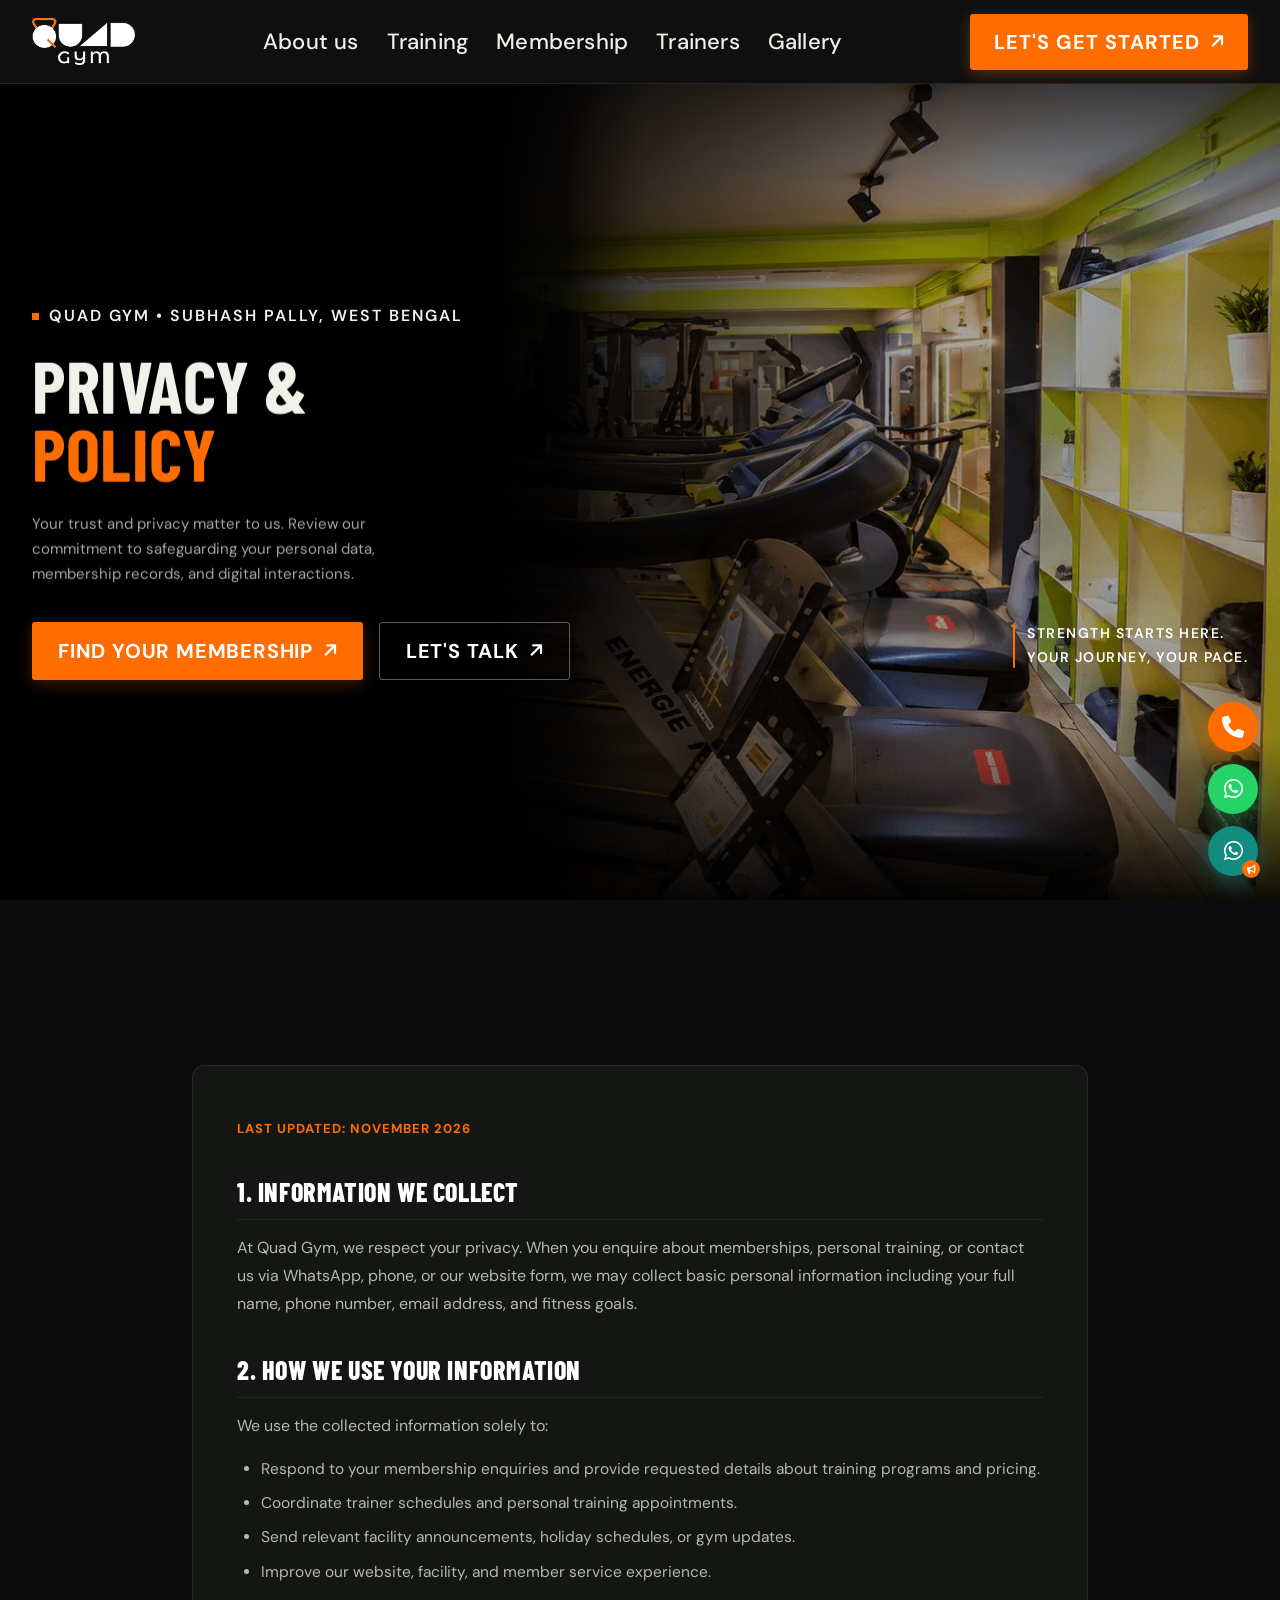
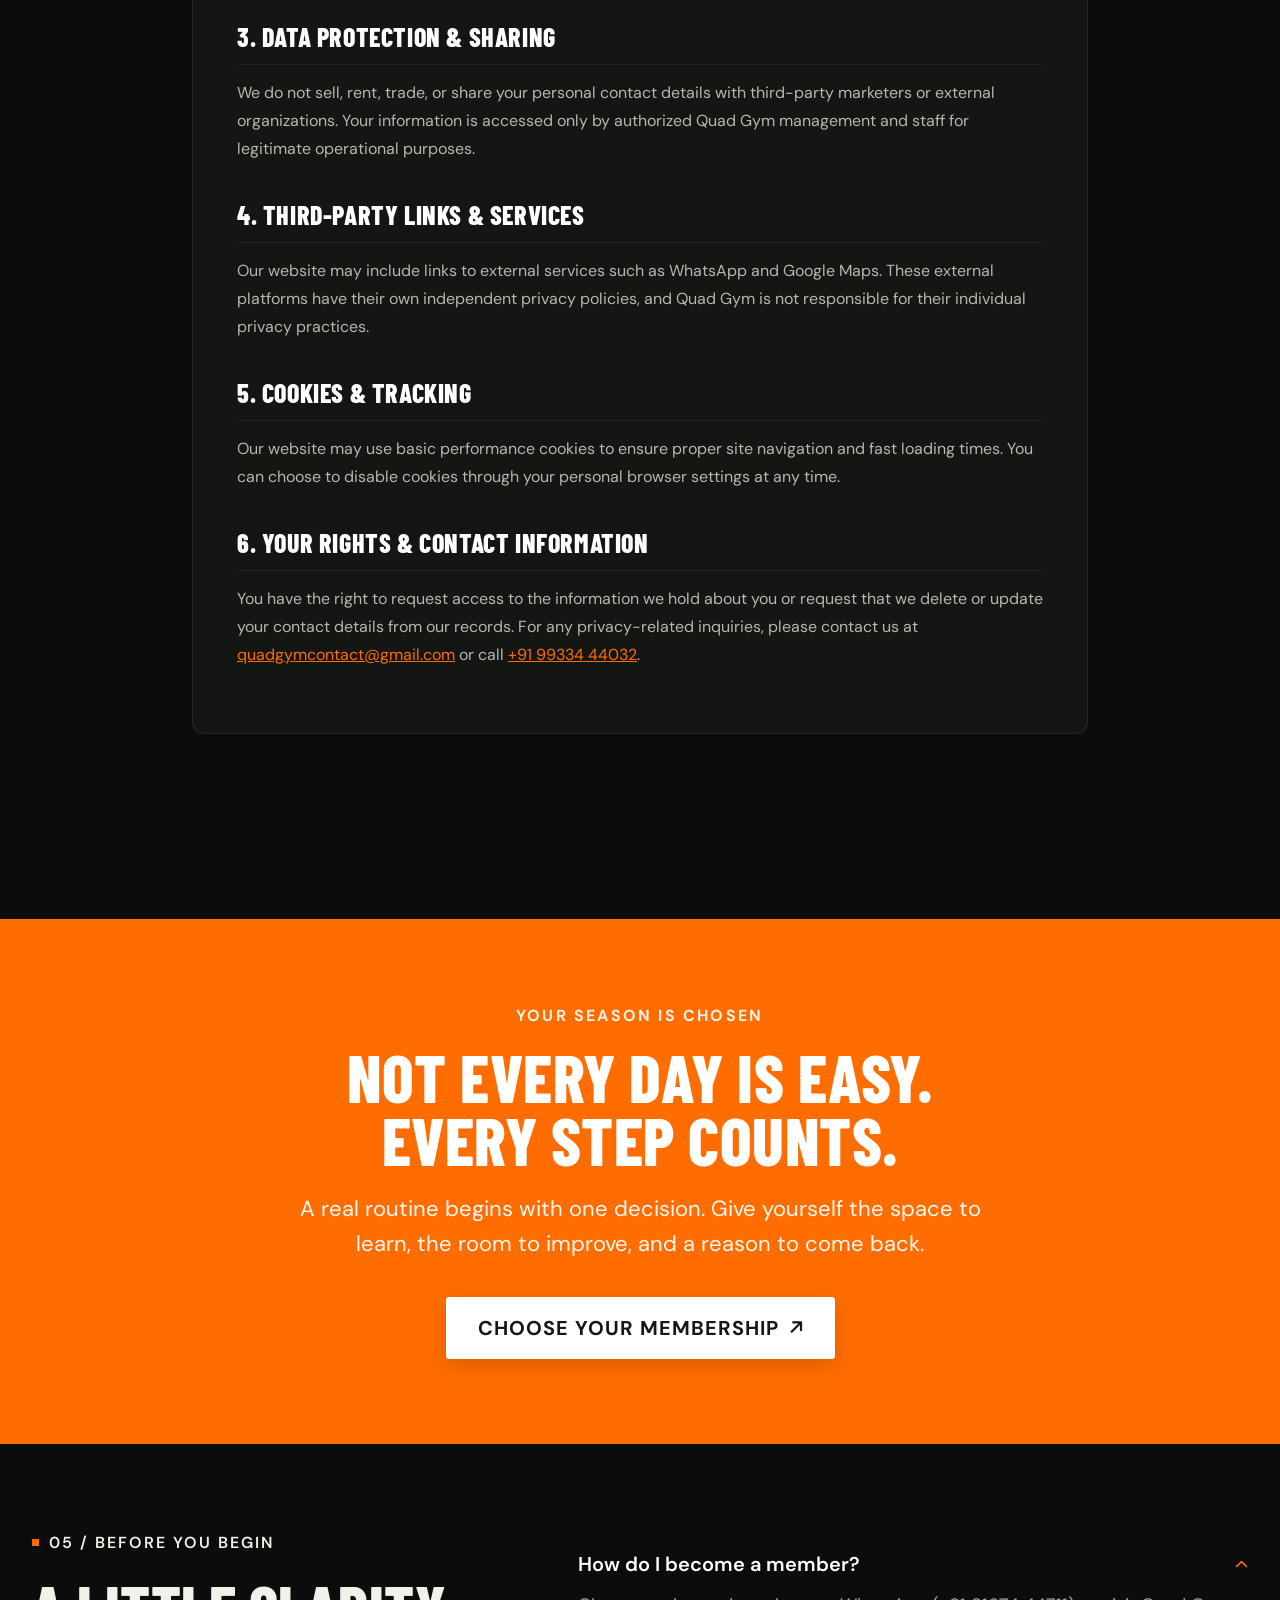
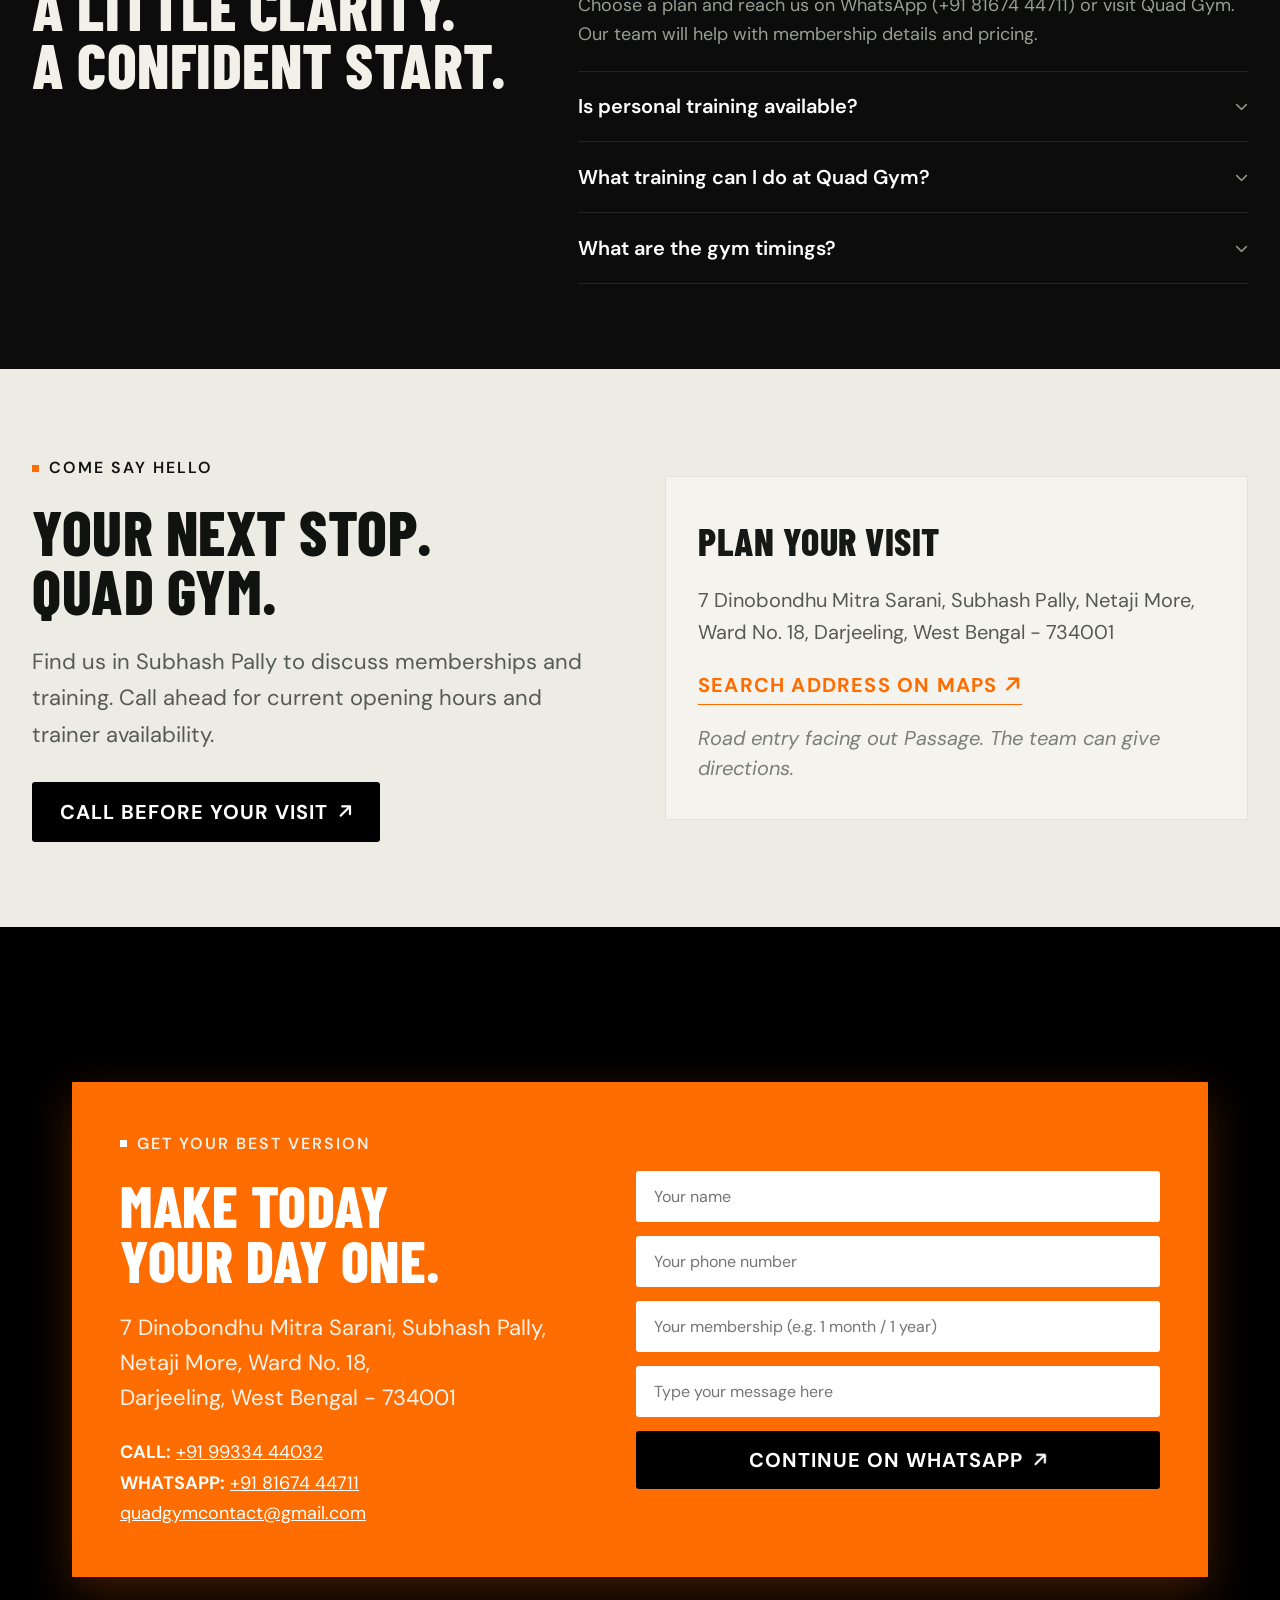
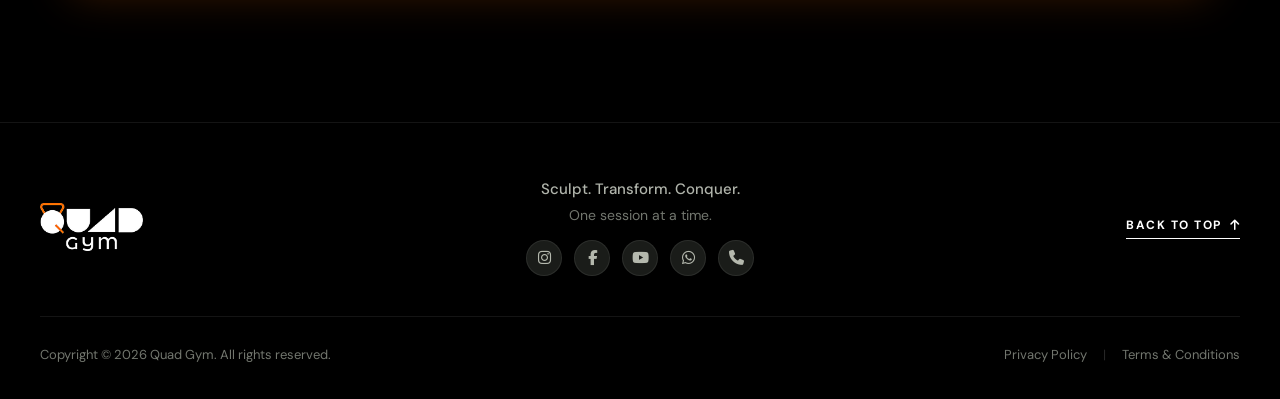
<file: privacy-policy.html>
<!DOCTYPE html>
<html lang="en">

<head>
    <meta charset="UTF-8">
    <meta name="viewport" content="width=device-width, initial-scale=1.0">
    <title>Quad Gym - Sculpt. Transform. Conquer.</title>

    <!-- Google Fonts -->
    <link rel="shortcut icon" href="assets/favicon.ico" type="image/x-icon">
    <link rel="preconnect" href="https://fonts.googleapis.com">
    <link rel="preconnect" href="https://fonts.gstatic.com" crossorigin>
    <link
        href="https://fonts.googleapis.com/css2?family=Barlow+Condensed:ital,wght@0,300;0,400;0,500;0,600;0,700;0,800;0,900;1,700&family=DM+Sans:ital,opsz,wght@0,9..40,100..1000;1,9..40,100..1000&display=swap"
        rel="stylesheet">

    <!-- Font Awesome Icons -->
    <link rel="stylesheet" href="https://cdnjs.cloudflare.com/ajax/libs/font-awesome/6.6.0/css/all.min.css"
        integrity="sha512-Kc323vGBEqzTmouAECnVceyQqyqdsSiqLQISBL29aUW4U/M7pSPA/gEUZQqv1cwx4OnYxTxve5UMg5GT6L4JJg=="
        crossorigin="anonymous" referrerpolicy="no-referrer" />

    <!-- Main Stylesheet -->
    <link rel="stylesheet" href="style/style.css">

    <!-- Responsive Stylesheet -->
    <link rel="stylesheet" href="https://cdnjs.cloudflare.com/ajax/libs/animate.css/4.1.1/animate.min.css" />
    <link rel="stylesheet" href="style/responsive.css">
</head>

<body>

    <!-- ================= NAVBAR ================= -->
    <header class="site-header" id="site-header">
        <div class="nav-container">
            <!-- Brand Logo -->
            <a href="index.html" class="brand-logo" aria-label="Quad Gym Home">
                <div class="logo-box">
                    <img src="assets/logo.png" alt="logo of Quad Gym">
                </div>
            </a>

            <!-- Desktop Navigation Menu -->
            <nav class="desktop-nav" aria-label="Main Navigation">
                <ul class="nav-menu">
                    <li><a href="about-us.html" class="nav-link">About us</a></li>
                    <li><a href="training.html" class="nav-link">Training</a></li>
                    <li><a href="membership.html" class="nav-link">Membership</a></li>
                    <li><a href="trainers.html" class="nav-link">Trainers</a></li>
                    <li><a href="gallery.html" class="nav-link">Gallery</a></li>
                </ul>
            </nav>

            <!-- Desktop Right CTA Button -->
            <div class="nav-actions">
                <a href="contact-us.html" class="btn btn-nav">
                    <span>LET'S GET STARTED</span>
                    <i class="fa-solid fa-arrow-up fa-rotate-by" style="--fa-rotate-angle: 45deg;"></i>
                </a>
            </div>

            <!-- Mobile Animated Hamburger Button -->
            <button class="hamburger-btn" id="hamburger-btn" aria-label="Toggle navigation menu" aria-expanded="false"
                aria-controls="mobile-menu-panel">
                <span class="hamburger-line line-1"></span>
                <span class="hamburger-line line-2"></span>
                <span class="hamburger-line line-3"></span>
            </button>
        </div>
    </header>

    <!-- ================= MOBILE MENU OVERLAY & PANEL ================= -->
    <div class="mobile-menu-backdrop" id="mobile-menu-backdrop"></div>
    <div class="mobile-menu-panel" id="mobile-menu-panel" role="dialog" aria-modal="true"
        aria-label="Mobile Navigation Menu">
        <div class="mobile-menu-inner">
            <!-- Mobile Menu Header -->
            <div class="mobile-menu-header">
                <a href="index.html" class="brand-logo" id="mobile-brand-logo">
                    <div class="logo-box">
                        <img src="assets/logo.png" alt="logo of Quad Gym">
                    </div>
                </a>

                <button class="mobile-close-btn" id="mobile-close-btn" aria-label="Close menu">
                    <i class="fa-solid fa-xmark"></i>
                </button>
            </div>

            <!-- Mobile Menu Navigation Links -->
            <nav class="mobile-nav">
                <ul class="mobile-nav-list">
                    <li>
                        <a href="about-us.html" class="mobile-nav-link">
                            <span class="link-left"><i class="fa-solid fa-circle-info"></i> About us</span>
                            <i class="fa-solid fa-chevron-right link-arrow"></i>
                        </a>
                    </li>
                    <li>
                        <a href="training.html" class="mobile-nav-link">
                            <span class="link-left"><i class="fa-solid fa-dumbbell"></i> Training</span>
                            <i class="fa-solid fa-chevron-right link-arrow"></i>
                        </a>
                    </li>
                    <li>
                        <a href="membership.html" class="mobile-nav-link">
                            <span class="link-left"><i class="fa-solid fa-id-card"></i> Membership</span>
                            <i class="fa-solid fa-chevron-right link-arrow"></i>
                        </a>
                    </li>
                    <li>
                        <a href="trainers.html" class="mobile-nav-link">
                            <span class="link-left"><i class="fa-solid fa-users"></i> Trainers</span>
                            <i class="fa-solid fa-chevron-right link-arrow"></i>
                        </a>
                    </li>
                    <li>
                        <a href="gallery.html" class="mobile-nav-link">
                            <span class="link-left"><i class="fa-solid fa-images"></i> Gallery</span>
                            <i class="fa-solid fa-chevron-right link-arrow"></i>
                        </a>
                    </li>
                </ul>
            </nav>

            <!-- Mobile Action Button -->
            <div class="mobile-menu-cta">
                <a href="contact-us.html" class="btn btn-mobile-cta">
                    <span>LET'S GET STARTED</span>
                    <i class="fa-solid fa-arrow-up-right-from-square"></i>
                </a>
            </div>

            <!-- Mobile Menu Footer Info -->
            <div class="mobile-menu-footer">
                <div class="mobile-social-links">
                    <a href="https://www.instagram.com/quadgymfitness?utm_source=qr" target="_blank"
                        rel="noopener noreferrer" aria-label="Instagram"><i class="fa-brands fa-instagram"></i></a>
                    <a href="https://www.facebook.com/share/1ECYmg3NDE/?mibextid=wwXIfr" target="_blank"
                        rel="noopener noreferrer" aria-label="Facebook"><i class="fa-brands fa-facebook-f"></i></a>
                    <a href="https://youtube.com/@quadgymofficial?si=P0tMxeoU2woq9zfB" target="_blank"
                        rel="noopener noreferrer" aria-label="YouTube"><i class="fa-brands fa-youtube"></i></a>
                    <a href="https://wa.me/918167444711" target="_blank" rel="noopener noreferrer"
                        aria-label="WhatsApp"><i class="fa-brands fa-whatsapp"></i></a>
                    <a href="tel:+919933444032" aria-label="Call"><i class="fa-solid fa-phone"></i></a>
                </div>
            </div>
        </div>
    </div>

    <!-- ================= HERO SECTION ================= -->
    <section class="hero-section" id="hero">
        <!-- Background Image Container -->
        <div class="hero-bg-wrapper">
            <img src="assets/membership-bg.jpg" alt="Quad Gym Training Zone" class="hero-bg-img">
            <!-- Left solid-to-transparent fade + subtle dark shade over right image -->
            <div class="hero-gradient-overlay"></div>
            <!-- Vertical vignette for smooth edge transitions -->
            <div class="hero-vignette-overlay"></div>
        </div>

        <!-- Hero Main Content -->
        <div class="hero-container">
            <div class="hero-content">
                <!-- Location Tag -->
                <div class="hero-tag animate__animated animate__fadeInUp">
                    <span class="tag-square"></span>
                    <span class="tag-text tag-text-6">QUAD GYM &bull; SUBHASH PALLY, WEST BENGAL</span>
                </div>

                <!-- Main Punchline Heading -->
                <h1 class="hero-title animate__animated animate__fadeInUp">
                    <span class="title-line title-white">Privacy &</span>
                    <span class="title-line title-orange">Policy</span>
                </h1>

                <!-- Subtitle Description -->
                <p class="hero-desc animate__animated animate__fadeInUp">
                    Your trust and privacy matter to us. Review our commitment to safeguarding your personal data,
                    membership records, and digital interactions.
                </p>

                <!-- Action Button Group -->
                <div class="hero-buttons animate__animated animate__fadeInUp">
                    <a href="membership.html" class="btn btn-primary">
                        <span>FIND YOUR MEMBERSHIP</span>
                        <i class="fa-solid fa-arrow-up fa-rotate-by" style="--fa-rotate-angle: 45deg;"></i>
                    </a>
                    <a href="contact-us.html" class="btn btn-outline">
                        <span>LET'S TALK</span>
                        <i class="fa-solid fa-arrow-up fa-rotate-by" style="--fa-rotate-angle: 45deg;"></i>
                    </a>
                </div>
            </div>

            <!-- Bottom-right Floating Motto/Quote -->
            <div class="hero-bottom-quote animate__animated animate__fadeInUp">
                <div class="quote-accent-bar"></div>
                <div class="quote-text-group">
                    <span class="quote-line">STRENGTH STARTS HERE.</span>
                    <span class="quote-line">YOUR JOURNEY, YOUR PACE.</span>
                </div>
            </div>
        </div>
    </section>

    <section class="terms-policy">
        <div class="section-container terms-policy-container">
            <div class="terms-policy-content animate__animated animate__fadeInUp">
                <span class="policy-last-updated">Last Updated: November 2026</span>

                <h2>1. Information We Collect</h2>
                <p>At Quad Gym, we respect your privacy. When you enquire about memberships, personal training, or
                    contact us via WhatsApp, phone, or our website form, we may collect basic personal information
                    including your full name, phone number, email address, and fitness goals.</p>

                <h2>2. How We Use Your Information</h2>
                <p>We use the collected information solely to:</p>
                <ul>
                    <li>Respond to your membership enquiries and provide requested details about training programs and
                        pricing.</li>
                    <li>Coordinate trainer schedules and personal training appointments.</li>
                    <li>Send relevant facility announcements, holiday schedules, or gym updates.</li>
                    <li>Improve our website, facility, and member service experience.</li>
                </ul>

                <h2>3. Data Protection &amp; Sharing</h2>
                <p>We do not sell, rent, trade, or share your personal contact details with third-party marketers or
                    external organizations. Your information is accessed only by authorized Quad Gym management and
                    staff for legitimate operational purposes.</p>

                <h2>4. Third-Party Links &amp; Services</h2>
                <p>Our website may include links to external services such as WhatsApp and Google Maps. These external
                    platforms have their own independent privacy policies, and Quad Gym is not responsible for their
                    individual privacy practices.</p>

                <h2>5. Cookies &amp; Tracking</h2>
                <p>Our website may use basic performance cookies to ensure proper site navigation and fast loading
                    times. You can choose to disable cookies through your personal browser settings at any time.</p>

                <h2>6. Your Rights &amp; Contact Information</h2>
                <p>You have the right to request access to the information we hold about you or request that we delete
                    or update your contact details from our records. For any privacy-related inquiries, please contact
                    us at <a href="mailto:quadgymcontact@gmail.com">quadgymcontact@gmail.com</a> or call <a
                        href="tel:+919933444032">+91 99334 44032</a>.</p>
            </div>
        </div>
    </section>



    <!-- ================= SECTION 9: ORANGE CTA BANNER ================= -->
    <section class="cta-banner-section">
        <div class="section-container cta-banner-container">
            <span class="cta-banner-tag animate__animated animate__fadeInUp">YOUR SEASON IS CHOSEN</span>
            <h2 class="cta-banner-title animate__animated animate__fadeInUp">
                <span>NOT EVERY DAY IS EASY.</span>
                <span>EVERY STEP COUNTS.</span>
            </h2>
            <p class="cta-banner-subtext animate__animated animate__fadeInUp">
                A real routine begins with one decision. Give yourself the space to learn, the room to improve, and a
                reason to come back.
            </p>
            <div class="cta-banner-action animate__animated animate__fadeInUp">
                <a href="membership.html" class="btn btn-cta-white">
                    <span>CHOOSE YOUR MEMBERSHIP</span>
                    <i class="fa-solid fa-arrow-up fa-rotate-by" style="--fa-rotate-angle: 45deg;"></i>
                </a>
            </div>
        </div>
    </section>

    <!-- ================= SECTION 10: FAQ ================= -->
    <section class="faq-section" id="faq">
        <div class="section-container faq-container">
            <div class="faq-header-col animate__animated animate__fadeInUp">
                <div class="section-tag light-tag">
                    <span class="tag-square"></span>
                    <span class="tag-text tag-text-6">05 / BEFORE YOU BEGIN</span>
                </div>
                <h2 class="section-heading-light">
                    <span>A LITTLE CLARITY.</span>
                    <span>A CONFIDENT START.</span>
                </h2>
            </div>

            <div class="faq-accordion-col">
                <div class="faq-accordion">
                    <!-- Item 1 (open by default) -->
                    <div class="faq-item is-open animate__animated animate__fadeInUp">
                        <button class="faq-question" aria-expanded="true">
                            <span>How do I become a member?</span>
                            <i class="fa-solid fa-chevron-down faq-arrow"></i>
                        </button>
                        <div class="faq-answer">
                            <p>Choose a plan and reach us on WhatsApp (+91 81674 44711) or visit Quad Gym. Our team will
                                help with membership details and pricing.</p>
                        </div>
                    </div>

                    <!-- Item 2 -->
                    <div class="faq-item animate__animated animate__fadeInUp">
                        <button class="faq-question" aria-expanded="false">
                            <span>Is personal training available?</span>
                            <i class="fa-solid fa-chevron-down faq-arrow"></i>
                        </button>
                        <div class="faq-answer">
                            <p>Yes, personal training is available with experienced trainers who build a program
                                customized to your fitness level, goals, and schedule.</p>
                        </div>
                    </div>

                    <!-- Item 3 -->
                    <div class="faq-item animate__animated animate__fadeInUp">
                        <button class="faq-question" aria-expanded="false">
                            <span>What training can I do at Quad Gym?</span>
                            <i class="fa-solid fa-chevron-down faq-arrow"></i>
                        </button>
                        <div class="faq-answer">
                            <p>We offer powerlifting, functional multi-gym training, agility training, and cardio
                                equipment tailored for all fitness levels.</p>
                        </div>
                    </div>

                    <!-- Item 4 -->
                    <div class="faq-item animate__animated animate__fadeInUp">
                        <button class="faq-question" aria-expanded="false">
                            <span>What are the gym timings?</span>
                            <i class="fa-solid fa-chevron-down faq-arrow"></i>
                        </button>
                        <div class="faq-answer">
                            <p>Monday to Sunday: 6:00 AM &ndash; 10:00 PM. Special trainer hours and personal training
                                sessions are scheduled by appointment.</p>
                        </div>
                    </div>
                </div>
            </div>
        </div>
    </section>

    <!-- ================= SECTION 11: COME SAY HELLO ================= -->
    <section class="visit-section" id="visit">
        <div class="section-container visit-container">
            <div class="visit-left-col">
                <div class="section-tag dark-tag animate__animated animate__fadeInUp">
                    <span class="tag-square"></span>
                    <span class="tag-text">COME SAY HELLO</span>
                </div>
                <h2 class="section-heading-dark animate__animated animate__fadeInUp">
                    <span>YOUR NEXT STOP.</span>
                    <span>QUAD GYM.</span>
                </h2>
                <p class="visit-subtext animate__animated animate__fadeInUp">
                    Find us in Subhash Pally to discuss memberships and training. Call ahead for current opening hours
                    and trainer availability.
                </p>
                <a href="tel:+919933444032" class="btn btn-visit-dark animate__animated animate__fadeInUp">
                    <span>CALL BEFORE YOUR VISIT</span>
                    <i class="fa-solid fa-arrow-up fa-rotate-by" style="--fa-rotate-angle: 45deg;"></i>
                </a>
            </div>

            <div class="visit-right-col animate__animated animate__fadeInUp">
                <div class="visit-card">
                    <h3 class="visit-card-title">PLAN YOUR VISIT</h3>
                    <p class="visit-card-address">
                        7 Dinobondhu Mitra Sarani, Subhash Pally, Netaji More, Ward No. 18, Darjeeling, West Bengal -
                        734001
                    </p>
                    <a href="https://maps.google.com" target="_blank" rel="noopener noreferrer" class="visit-maps-link">
                        <span>SEARCH ADDRESS ON MAPS</span>
                        <i class="fa-solid fa-arrow-up fa-rotate-by" style="--fa-rotate-angle: 45deg;"></i>
                    </a>
                    <p class="visit-card-note">
                        Road entry facing out Passage. The team can give directions.
                    </p>
                </div>
            </div>
        </div>
    </section>

    <!-- ================= SECTION 12: MAKE TODAY YOUR DAY ONE ================= -->
    <section class="contact-banner-section" id="contact">
        <div class="section-container contact-banner-wrap">
            <div class="contact-banner-card">
                <div class="contact-banner-left animate__animated animate__fadeInUp">
                    <div class="section-tag light-tag">
                        <span class="tag-square" style="background-color: #fff;"></span>
                        <span class="tag-text tag-text-3">GET YOUR BEST VERSION</span>
                    </div>
                    <h2 class="contact-banner-heading">
                        <span>MAKE TODAY</span>
                        <span>YOUR DAY ONE.</span>
                    </h2>
                    <div class="contact-address-block">
                        <p>7 Dinobondhu Mitra Sarani, Subhash Pally,</p>
                        <p>Netaji More, Ward No. 18,</p>
                        <p>Darjeeling, West Bengal - 734001</p>
                    </div>
                    <div class="contact-direct-links">
                        <p><strong>CALL:</strong> <a href="tel:+919933444032">+91 99334 44032</a></p>
                        <p><strong>WHATSAPP:</strong> <a href="https://wa.me/918167444711" target="_blank">+91 81674
                                44711</a></p>
                        <p><a href="mailto:quadgymcontact@gmail.com">quadgymcontact@gmail.com</a></p>
                    </div>
                </div>

                <div class="contact-banner-right animate__animated animate__fadeInUp">
                    <form class="whatsapp-lead-form" id="whatsapp-lead-form"
                        onsubmit="event.preventDefault(); window.open('https://wa.me/918167444711?text=' + encodeURIComponent('Hi Quad Gym, I would like to enquire about membership and training!'), '_blank');">
                        <div class="form-group">
                            <label for="lead-name" class="visually-hidden">Your name</label>
                            <input type="text" id="lead-name" name="name" placeholder="Your name" required
                                class="lead-input">
                        </div>
                        <div class="form-group">
                            <label for="lead-phone" class="visually-hidden">Your phone number</label>
                            <input type="tel" id="lead-phone" name="phone" placeholder="Your phone number" required
                                class="lead-input">
                        </div>
                        <div class="form-group">
                            <label for="lead-interest" class="visually-hidden">Your membership</label>
                            <input type="text" id="lead-interest" name="interest"
                                placeholder="Your membership (e.g. 1 month / 1 year)" class="lead-input">
                        </div>
                        <div class="form-group">
                            <label for="lead-message" class="visually-hidden">Type your message here</label>
                            <input type="text" id="lead-message" name="message" placeholder="Type your message here"
                                class="lead-input">
                        </div>
                        <button type="submit" class="btn btn-whatsapp-submit">
                            <span>CONTINUE ON WHATSAPP</span>
                            <i class="fa-solid fa-arrow-up fa-rotate-by" style="--fa-rotate-angle: 45deg;"></i>
                        </button>
                    </form>
                </div>
            </div>
        </div>
    </section>

    <!-- ================= FOOTER ================= -->
    <footer class="site-footer">
        <div class="footer-container">
            <!-- Top row -->
            <div class="footer-top-row">
                <div class="footer-logo-col">
                    <a href="#" class="brand-logo" aria-label="Quad Gym Home">
                        <div class="logo-box footer-logo">
                            <img src="assets/logo.png" alt="logo of Quad Gym">
                        </div>
                    </a>
                </div>
                <div class="footer-motto-col">
                    <p class="footer-motto-main">Sculpt. Transform. Conquer.</p>
                    <p class="footer-motto-sub">One session at a time.</p>
                    <div class="footer-social-links">
                        <a href="https://www.instagram.com/quadgymfitness?utm_source=qr" target="_blank"
                            rel="noopener noreferrer" aria-label="Instagram"><i class="fa-brands fa-instagram"></i></a>
                        <a href="https://www.facebook.com/share/1ECYmg3NDE/?mibextid=wwXIfr" target="_blank"
                            rel="noopener noreferrer" aria-label="Facebook"><i class="fa-brands fa-facebook-f"></i></a>
                        <a href="https://youtube.com/@quadgymofficial?si=P0tMxeoU2woq9zfB" target="_blank"
                            rel="noopener noreferrer" aria-label="YouTube"><i class="fa-brands fa-youtube"></i></a>
                        <a href="https://wa.me/918167444711" target="_blank" rel="noopener noreferrer"
                            aria-label="WhatsApp"><i class="fa-brands fa-whatsapp"></i></a>
                        <a href="tel:+919933444032" aria-label="Call"><i class="fa-solid fa-phone"></i></a>
                    </div>
                </div>
                <div class="footer-top-link-col">
                    <a href="#hero" class="back-to-top-link">
                        <span>BACK TO TOP</span>
                        <i class="fa-solid fa-arrow-up"></i>
                    </a>
                </div>
            </div>

            <!-- Divider line -->
            <div class="footer-divider"></div>

            <!-- Bottom row -->
            <div class="footer-bottom-row">
                <div class="footer-copy-col">
                    <p>Copyright &copy; 2026 Quad Gym. All rights reserved.</p>
                </div>
                <div class="footer-legal-col">
                    <a href="privacy-policy.html" class="footer-legal-link">Privacy Policy</a>
                    <span class="footer-legal-sep">|</span>
                    <a href="terms-conditions.html" class="footer-legal-link">Terms &amp; Conditions</a>
                </div>
            </div>
        </div>
    </footer>

    <!-- ================= TESTIMONIAL VIDEO POPOUT MODAL ================= -->
    <div class="video-modal-backdrop" id="video-modal-backdrop" aria-hidden="true" role="dialog" aria-modal="true">
        <div class="video-modal-container">
            <button class="video-modal-close" id="video-modal-close" aria-label="Close video popout">
                <i class="fa-solid fa-xmark"></i>
            </button>
            <div class="video-modal-frame">
                <video id="modal-video-player" controls playsinline preload="auto">
                    <source src="" type="video/mp4">
                    Your browser does not support the video tag.
                </video>
            </div>
        </div>
    </div>

    <!-- Main JavaScript File -->
    <!-- ================= FLOATING QUICK CONTACT STACK ================= -->
    <div class="floating-contact-stack" aria-label="Quick Contact">
        <!-- 1. Above: Call Number Icon Link -->
        <a href="tel:+919933444032" class="floating-btn floating-call-btn" aria-label="Call Quad Gym">
            <i class="fa-solid fa-phone"></i>
            <span class="floating-tooltip">Call: +91 99334 44032</span>
        </a>

        <!-- 2. Middle: WhatsApp for Number Link -->
        <a href="https://wa.me/918167444711" target="_blank" rel="noopener noreferrer"
            class="floating-btn floating-wa-btn" aria-label="WhatsApp Quad Gym">
            <i class="fa-brands fa-whatsapp"></i>
            <span class="floating-tooltip">WhatsApp: +91 81674 44711</span>
        </a>

        <!-- 3. Below: WhatsApp Channel Link Icon -->
        <a href="https://whatsapp.com/channel/0029VaQuadGym" target="_blank" rel="noopener noreferrer"
            class="floating-btn floating-channel-btn" aria-label="WhatsApp Channel Group">
            <i class="fa-brands fa-whatsapp"></i>
            <span class="floating-channel-badge"><i class="fa-solid fa-bullhorn"></i></span>
            <span class="floating-tooltip">WhatsApp Channel</span>
        </a>
    </div>
    <script src="script/script.js"></script>
</body>

</html>
</file>
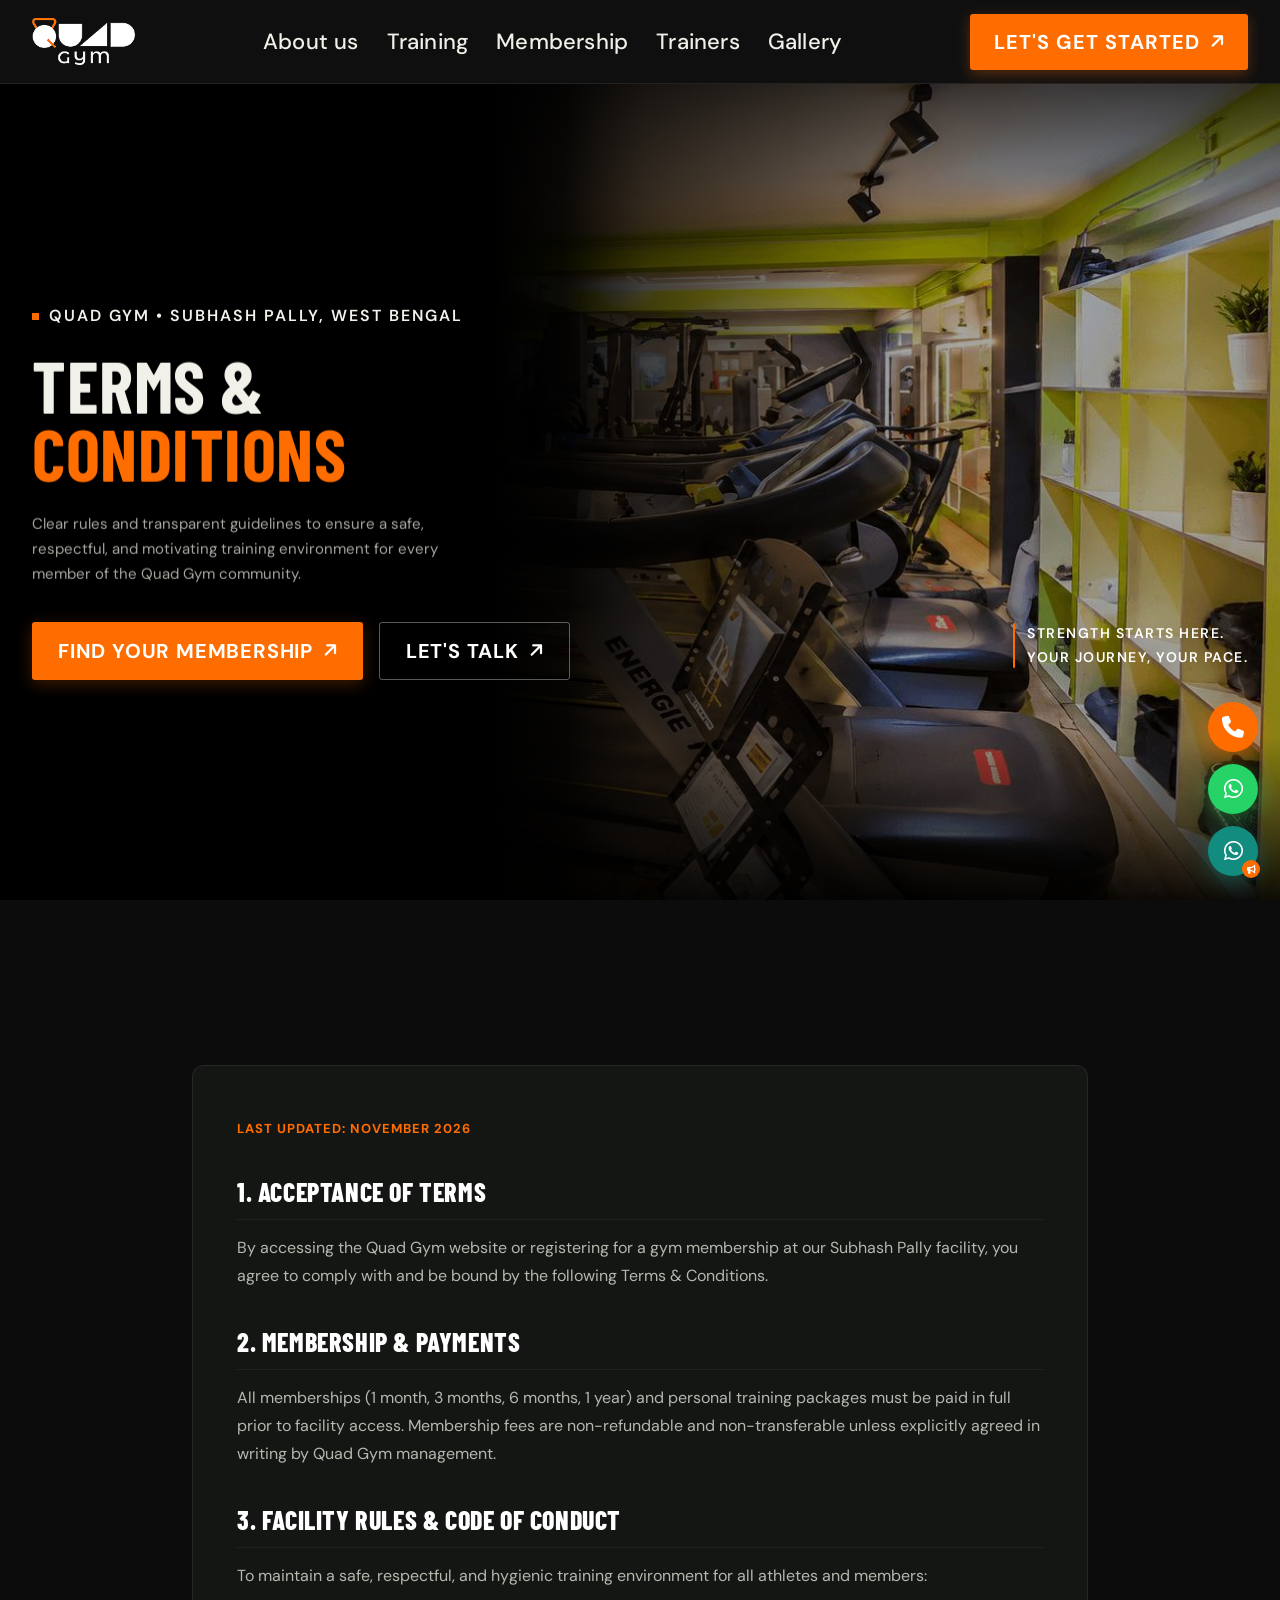
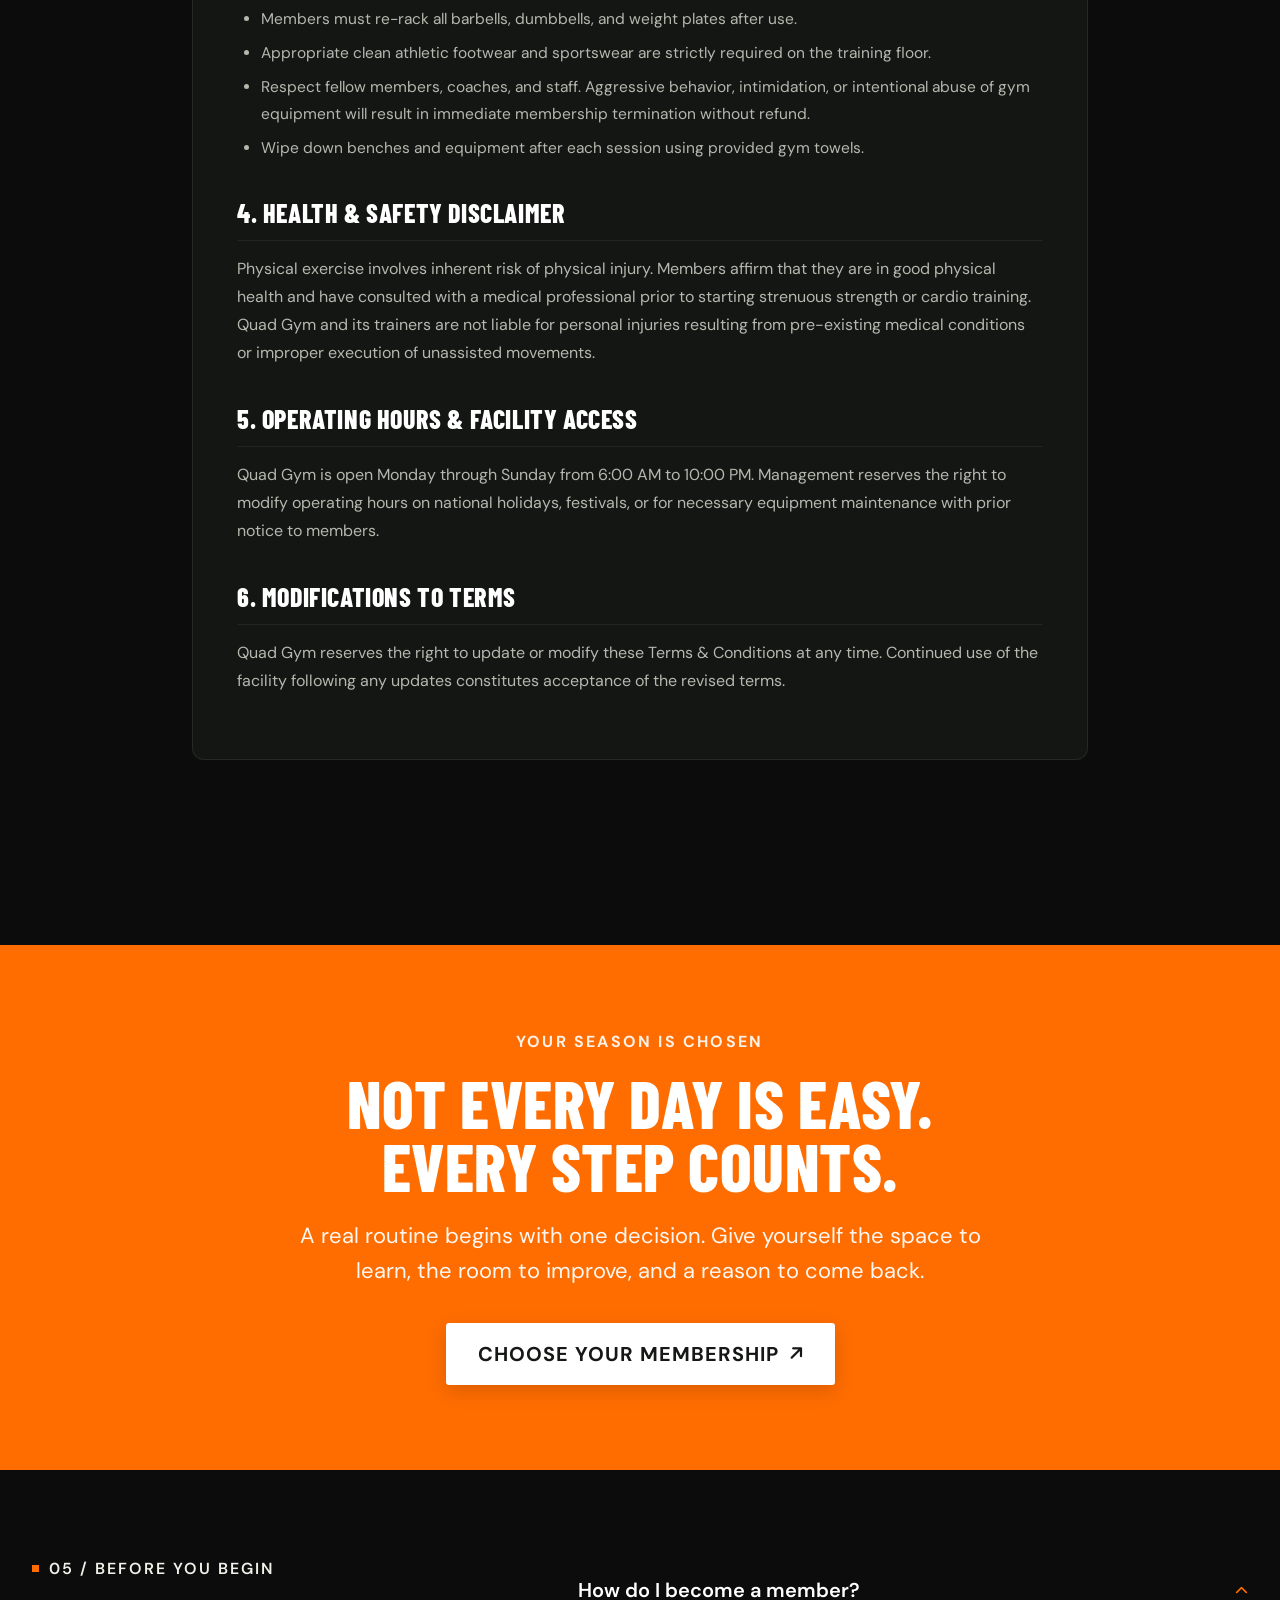
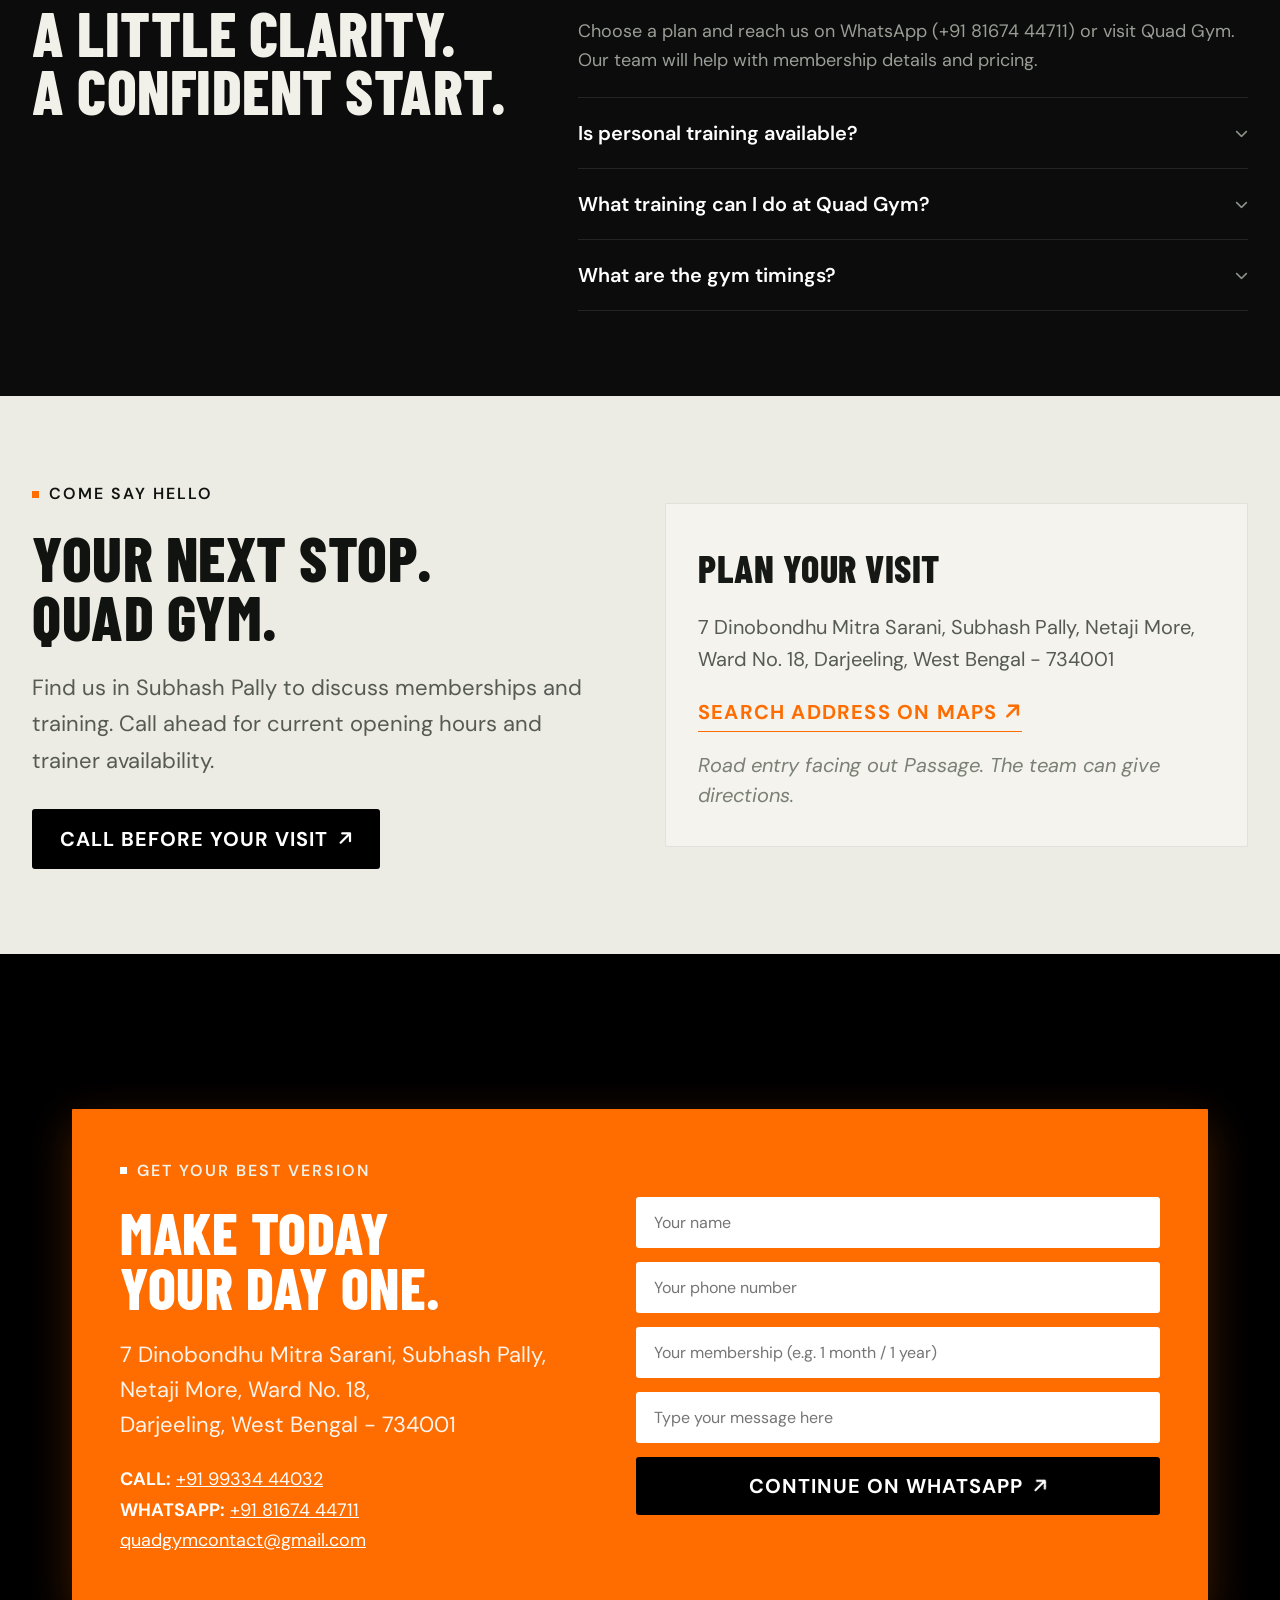
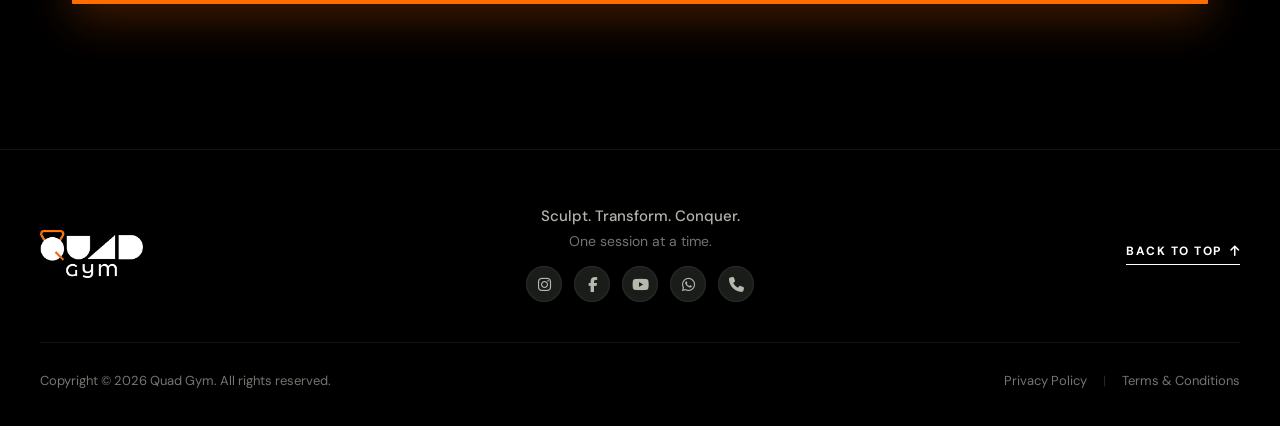
<file: terms-conditions.html>
<!DOCTYPE html>
<html lang="en">

<head>
    <meta charset="UTF-8">
    <meta name="viewport" content="width=device-width, initial-scale=1.0">
    <title>Quad Gym - Sculpt. Transform. Conquer.</title>

    <!-- Google Fonts -->
    <link rel="shortcut icon" href="assets/favicon.ico" type="image/x-icon">
    <link rel="preconnect" href="https://fonts.googleapis.com">
    <link rel="preconnect" href="https://fonts.gstatic.com" crossorigin>
    <link
        href="https://fonts.googleapis.com/css2?family=Barlow+Condensed:ital,wght@0,300;0,400;0,500;0,600;0,700;0,800;0,900;1,700&family=DM+Sans:ital,opsz,wght@0,9..40,100..1000;1,9..40,100..1000&display=swap"
        rel="stylesheet">

    <!-- Font Awesome Icons -->
    <link rel="stylesheet" href="https://cdnjs.cloudflare.com/ajax/libs/font-awesome/6.6.0/css/all.min.css"
        integrity="sha512-Kc323vGBEqzTmouAECnVceyQqyqdsSiqLQISBL29aUW4U/M7pSPA/gEUZQqv1cwx4OnYxTxve5UMg5GT6L4JJg=="
        crossorigin="anonymous" referrerpolicy="no-referrer" />

    <!-- Main Stylesheet -->
    <link rel="stylesheet" href="style/style.css">

    <!-- Responsive Stylesheet -->
    <link rel="stylesheet" href="https://cdnjs.cloudflare.com/ajax/libs/animate.css/4.1.1/animate.min.css" />
    <link rel="stylesheet" href="style/responsive.css">
</head>

<body>

    <!-- ================= NAVBAR ================= -->
    <header class="site-header" id="site-header">
        <div class="nav-container">
            <!-- Brand Logo -->
            <a href="index.html" class="brand-logo" aria-label="Quad Gym Home">
                <div class="logo-box">
                    <img src="assets/logo.png" alt="logo of Quad Gym">
                </div>
            </a>

            <!-- Desktop Navigation Menu -->
            <nav class="desktop-nav" aria-label="Main Navigation">
                <ul class="nav-menu">
                    <li><a href="about-us.html" class="nav-link">About us</a></li>
                    <li><a href="training.html" class="nav-link">Training</a></li>
                    <li><a href="membership.html" class="nav-link">Membership</a></li>
                    <li><a href="trainers.html" class="nav-link">Trainers</a></li>
                    <li><a href="gallery.html" class="nav-link">Gallery</a></li>
                </ul>
            </nav>

            <!-- Desktop Right CTA Button -->
            <div class="nav-actions">
                <a href="contact-us.html" class="btn btn-nav">
                    <span>LET'S GET STARTED</span>
                    <i class="fa-solid fa-arrow-up fa-rotate-by" style="--fa-rotate-angle: 45deg;"></i>
                </a>
            </div>

            <!-- Mobile Animated Hamburger Button -->
            <button class="hamburger-btn" id="hamburger-btn" aria-label="Toggle navigation menu" aria-expanded="false"
                aria-controls="mobile-menu-panel">
                <span class="hamburger-line line-1"></span>
                <span class="hamburger-line line-2"></span>
                <span class="hamburger-line line-3"></span>
            </button>
        </div>
    </header>

    <!-- ================= MOBILE MENU OVERLAY & PANEL ================= -->
    <div class="mobile-menu-backdrop" id="mobile-menu-backdrop"></div>
    <div class="mobile-menu-panel" id="mobile-menu-panel" role="dialog" aria-modal="true"
        aria-label="Mobile Navigation Menu">
        <div class="mobile-menu-inner">
            <!-- Mobile Menu Header -->
            <div class="mobile-menu-header">
                <a href="index.html" class="brand-logo" id="mobile-brand-logo">
                    <div class="logo-box">
                        <img src="assets/logo.png" alt="logo of Quad Gym">
                    </div>
                </a>

                <button class="mobile-close-btn" id="mobile-close-btn" aria-label="Close menu">
                    <i class="fa-solid fa-xmark"></i>
                </button>
            </div>

            <!-- Mobile Menu Navigation Links -->
            <nav class="mobile-nav">
                <ul class="mobile-nav-list">
                    <li>
                        <a href="about-us.html" class="mobile-nav-link">
                            <span class="link-left"><i class="fa-solid fa-circle-info"></i> About us</span>
                            <i class="fa-solid fa-chevron-right link-arrow"></i>
                        </a>
                    </li>
                    <li>
                        <a href="training.html" class="mobile-nav-link">
                            <span class="link-left"><i class="fa-solid fa-dumbbell"></i> Training</span>
                            <i class="fa-solid fa-chevron-right link-arrow"></i>
                        </a>
                    </li>
                    <li>
                        <a href="membership.html" class="mobile-nav-link">
                            <span class="link-left"><i class="fa-solid fa-id-card"></i> Membership</span>
                            <i class="fa-solid fa-chevron-right link-arrow"></i>
                        </a>
                    </li>
                    <li>
                        <a href="trainers.html" class="mobile-nav-link">
                            <span class="link-left"><i class="fa-solid fa-users"></i> Trainers</span>
                            <i class="fa-solid fa-chevron-right link-arrow"></i>
                        </a>
                    </li>
                    <li>
                        <a href="gallery.html" class="mobile-nav-link">
                            <span class="link-left"><i class="fa-solid fa-images"></i> Gallery</span>
                            <i class="fa-solid fa-chevron-right link-arrow"></i>
                        </a>
                    </li>
                </ul>
            </nav>

            <!-- Mobile Action Button -->
            <div class="mobile-menu-cta">
                <a href="contact-us.html" class="btn btn-mobile-cta">
                    <span>LET'S GET STARTED</span>
                    <i class="fa-solid fa-arrow-up-right-from-square"></i>
                </a>
            </div>

            <!-- Mobile Menu Footer Info -->
            <div class="mobile-menu-footer">
                <div class="mobile-social-links">
                    <a href="https://www.instagram.com/quadgymfitness?utm_source=qr" target="_blank"
                        rel="noopener noreferrer" aria-label="Instagram"><i class="fa-brands fa-instagram"></i></a>
                    <a href="https://www.facebook.com/share/1ECYmg3NDE/?mibextid=wwXIfr" target="_blank"
                        rel="noopener noreferrer" aria-label="Facebook"><i class="fa-brands fa-facebook-f"></i></a>
                    <a href="https://youtube.com/@quadgymofficial?si=P0tMxeoU2woq9zfB" target="_blank"
                        rel="noopener noreferrer" aria-label="YouTube"><i class="fa-brands fa-youtube"></i></a>
                    <a href="https://wa.me/918167444711" target="_blank" rel="noopener noreferrer"
                        aria-label="WhatsApp"><i class="fa-brands fa-whatsapp"></i></a>
                    <a href="tel:+919933444032" aria-label="Call"><i class="fa-solid fa-phone"></i></a>
                </div>
            </div>
        </div>
    </div>

    <!-- ================= HERO SECTION ================= -->
    <section class="hero-section" id="hero">
        <!-- Background Image Container -->
        <div class="hero-bg-wrapper">
            <img src="assets/membership-bg.jpg" alt="Quad Gym Training Zone" class="hero-bg-img">
            <!-- Left solid-to-transparent fade + subtle dark shade over right image -->
            <div class="hero-gradient-overlay"></div>
            <!-- Vertical vignette for smooth edge transitions -->
            <div class="hero-vignette-overlay"></div>
        </div>

        <!-- Hero Main Content -->
        <div class="hero-container">
            <div class="hero-content">
                <!-- Location Tag -->
                <div class="hero-tag animate__animated animate__fadeInUp">
                    <span class="tag-square"></span>
                    <span class="tag-text tag-text-6">QUAD GYM &bull; SUBHASH PALLY, WEST BENGAL</span>
                </div>

                <!-- Main Punchline Heading -->
                <h1 class="hero-title animate__animated animate__fadeInUp">
                    <span class="title-line title-white">Terms &</span>
                    <span class="title-line title-orange">conditions</span>
                </h1>

                <!-- Subtitle Description -->
                <p class="hero-desc animate__animated animate__fadeInUp">
                    Clear rules and transparent guidelines to ensure a safe, respectful, and motivating training
                    environment for every member of the Quad Gym community.
                </p>

                <!-- Action Button Group -->
                <div class="hero-buttons animate__animated animate__fadeInUp">
                    <a href="membership.html" class="btn btn-primary">
                        <span>FIND YOUR MEMBERSHIP</span>
                        <i class="fa-solid fa-arrow-up fa-rotate-by" style="--fa-rotate-angle: 45deg;"></i>
                    </a>
                    <a href="contact-us.html" class="btn btn-outline">
                        <span>LET'S TALK</span>
                        <i class="fa-solid fa-arrow-up fa-rotate-by" style="--fa-rotate-angle: 45deg;"></i>
                    </a>
                </div>
            </div>

            <!-- Bottom-right Floating Motto/Quote -->
            <div class="hero-bottom-quote animate__animated animate__fadeInUp">
                <div class="quote-accent-bar"></div>
                <div class="quote-text-group">
                    <span class="quote-line">STRENGTH STARTS HERE.</span>
                    <span class="quote-line">YOUR JOURNEY, YOUR PACE.</span>
                </div>
            </div>
        </div>
    </section>


    <section class="terms-policy">
        <div class="section-container terms-policy-container">
            <div class="terms-policy-content animate__animated animate__fadeInUp">
                <span class="policy-last-updated">Last Updated: November 2026</span>

                <h2>1. Acceptance of Terms</h2>
                <p>By accessing the Quad Gym website or registering for a gym membership at our Subhash Pally facility,
                    you agree to comply with and be bound by the following Terms &amp; Conditions.</p>

                <h2>2. Membership &amp; Payments</h2>
                <p>All memberships (1 month, 3 months, 6 months, 1 year) and personal training packages must be paid in
                    full prior to facility access. Membership fees are non-refundable and non-transferable unless
                    explicitly agreed in writing by Quad Gym management.</p>

                <h2>3. Facility Rules &amp; Code of Conduct</h2>
                <p>To maintain a safe, respectful, and hygienic training environment for all athletes and members:</p>
                <ul>
                    <li>Members must re-rack all barbells, dumbbells, and weight plates after use.</li>
                    <li>Appropriate clean athletic footwear and sportswear are strictly required on the training floor.
                    </li>
                    <li>Respect fellow members, coaches, and staff. Aggressive behavior, intimidation, or intentional
                        abuse of gym equipment will result in immediate membership termination without refund.</li>
                    <li>Wipe down benches and equipment after each session using provided gym towels.</li>
                </ul>

                <h2>4. Health &amp; Safety Disclaimer</h2>
                <p>Physical exercise involves inherent risk of physical injury. Members affirm that they are in good
                    physical health and have consulted with a medical professional prior to starting strenuous strength
                    or cardio training. Quad Gym and its trainers are not liable for personal injuries resulting from
                    pre-existing medical conditions or improper execution of unassisted movements.</p>

                <h2>5. Operating Hours &amp; Facility Access</h2>
                <p>Quad Gym is open Monday through Sunday from 6:00 AM to 10:00 PM. Management reserves the right to
                    modify operating hours on national holidays, festivals, or for necessary equipment maintenance with
                    prior notice to members.</p>

                <h2>6. Modifications to Terms</h2>
                <p>Quad Gym reserves the right to update or modify these Terms &amp; Conditions at any time. Continued
                    use of the facility following any updates constitutes acceptance of the revised terms.</p>
            </div>
        </div>
    </section>



    <!-- ================= SECTION 9: ORANGE CTA BANNER ================= -->
    <section class="cta-banner-section">
        <div class="section-container cta-banner-container">
            <span class="cta-banner-tag animate__animated animate__fadeInUp">YOUR SEASON IS CHOSEN</span>
            <h2 class="cta-banner-title animate__animated animate__fadeInUp">
                <span>NOT EVERY DAY IS EASY.</span>
                <span>EVERY STEP COUNTS.</span>
            </h2>
            <p class="cta-banner-subtext animate__animated animate__fadeInUp">
                A real routine begins with one decision. Give yourself the space to learn, the room to improve, and a
                reason to come back.
            </p>
            <div class="cta-banner-action animate__animated animate__fadeInUp">
                <a href="membership.html" class="btn btn-cta-white">
                    <span>CHOOSE YOUR MEMBERSHIP</span>
                    <i class="fa-solid fa-arrow-up fa-rotate-by" style="--fa-rotate-angle: 45deg;"></i>
                </a>
            </div>
        </div>
    </section>

    <!-- ================= SECTION 10: FAQ ================= -->
    <section class="faq-section" id="faq">
        <div class="section-container faq-container">
            <div class="faq-header-col animate__animated animate__fadeInUp">
                <div class="section-tag light-tag">
                    <span class="tag-square"></span>
                    <span class="tag-text tag-text-6">05 / BEFORE YOU BEGIN</span>
                </div>
                <h2 class="section-heading-light">
                    <span>A LITTLE CLARITY.</span>
                    <span>A CONFIDENT START.</span>
                </h2>
            </div>

            <div class="faq-accordion-col">
                <div class="faq-accordion">
                    <!-- Item 1 (open by default) -->
                    <div class="faq-item is-open animate__animated animate__fadeInUp">
                        <button class="faq-question" aria-expanded="true">
                            <span>How do I become a member?</span>
                            <i class="fa-solid fa-chevron-down faq-arrow"></i>
                        </button>
                        <div class="faq-answer">
                            <p>Choose a plan and reach us on WhatsApp (+91 81674 44711) or visit Quad Gym. Our team will
                                help with membership details and pricing.</p>
                        </div>
                    </div>

                    <!-- Item 2 -->
                    <div class="faq-item animate__animated animate__fadeInUp">
                        <button class="faq-question" aria-expanded="false">
                            <span>Is personal training available?</span>
                            <i class="fa-solid fa-chevron-down faq-arrow"></i>
                        </button>
                        <div class="faq-answer">
                            <p>Yes, personal training is available with experienced trainers who build a program
                                customized to your fitness level, goals, and schedule.</p>
                        </div>
                    </div>

                    <!-- Item 3 -->
                    <div class="faq-item animate__animated animate__fadeInUp">
                        <button class="faq-question" aria-expanded="false">
                            <span>What training can I do at Quad Gym?</span>
                            <i class="fa-solid fa-chevron-down faq-arrow"></i>
                        </button>
                        <div class="faq-answer">
                            <p>We offer powerlifting, functional multi-gym training, agility training, and cardio
                                equipment tailored for all fitness levels.</p>
                        </div>
                    </div>

                    <!-- Item 4 -->
                    <div class="faq-item animate__animated animate__fadeInUp">
                        <button class="faq-question" aria-expanded="false">
                            <span>What are the gym timings?</span>
                            <i class="fa-solid fa-chevron-down faq-arrow"></i>
                        </button>
                        <div class="faq-answer">
                            <p>Monday to Sunday: 6:00 AM &ndash; 10:00 PM. Special trainer hours and personal training
                                sessions are scheduled by appointment.</p>
                        </div>
                    </div>
                </div>
            </div>
        </div>
    </section>

    <!-- ================= SECTION 11: COME SAY HELLO ================= -->
    <section class="visit-section" id="visit">
        <div class="section-container visit-container">
            <div class="visit-left-col">
                <div class="section-tag dark-tag animate__animated animate__fadeInUp">
                    <span class="tag-square"></span>
                    <span class="tag-text">COME SAY HELLO</span>
                </div>
                <h2 class="section-heading-dark animate__animated animate__fadeInUp">
                    <span>YOUR NEXT STOP.</span>
                    <span>QUAD GYM.</span>
                </h2>
                <p class="visit-subtext animate__animated animate__fadeInUp">
                    Find us in Subhash Pally to discuss memberships and training. Call ahead for current opening hours
                    and trainer availability.
                </p>
                <a href="tel:+919933444032" class="btn btn-visit-dark animate__animated animate__fadeInUp">
                    <span>CALL BEFORE YOUR VISIT</span>
                    <i class="fa-solid fa-arrow-up fa-rotate-by" style="--fa-rotate-angle: 45deg;"></i>
                </a>
            </div>

            <div class="visit-right-col animate__animated animate__fadeInUp">
                <div class="visit-card">
                    <h3 class="visit-card-title">PLAN YOUR VISIT</h3>
                    <p class="visit-card-address">
                        7 Dinobondhu Mitra Sarani, Subhash Pally, Netaji More, Ward No. 18, Darjeeling, West Bengal -
                        734001
                    </p>
                    <a href="https://maps.google.com" target="_blank" rel="noopener noreferrer" class="visit-maps-link">
                        <span>SEARCH ADDRESS ON MAPS</span>
                        <i class="fa-solid fa-arrow-up fa-rotate-by" style="--fa-rotate-angle: 45deg;"></i>
                    </a>
                    <p class="visit-card-note">
                        Road entry facing out Passage. The team can give directions.
                    </p>
                </div>
            </div>
        </div>
    </section>

    <!-- ================= SECTION 12: MAKE TODAY YOUR DAY ONE ================= -->
    <section class="contact-banner-section" id="contact">
        <div class="section-container contact-banner-wrap">
            <div class="contact-banner-card">
                <div class="contact-banner-left animate__animated animate__fadeInUp">
                    <div class="section-tag light-tag">
                        <span class="tag-square" style="background-color: #fff;"></span>
                        <span class="tag-text tag-text-3">GET YOUR BEST VERSION</span>
                    </div>
                    <h2 class="contact-banner-heading">
                        <span>MAKE TODAY</span>
                        <span>YOUR DAY ONE.</span>
                    </h2>
                    <div class="contact-address-block">
                        <p>7 Dinobondhu Mitra Sarani, Subhash Pally,</p>
                        <p>Netaji More, Ward No. 18,</p>
                        <p>Darjeeling, West Bengal - 734001</p>
                    </div>
                    <div class="contact-direct-links">
                        <p><strong>CALL:</strong> <a href="tel:+919933444032">+91 99334 44032</a></p>
                        <p><strong>WHATSAPP:</strong> <a href="https://wa.me/918167444711" target="_blank">+91 81674
                                44711</a></p>
                        <p><a href="mailto:quadgymcontact@gmail.com">quadgymcontact@gmail.com</a></p>
                    </div>
                </div>

                <div class="contact-banner-right animate__animated animate__fadeInUp">
                    <form class="whatsapp-lead-form" id="whatsapp-lead-form"
                        onsubmit="event.preventDefault(); window.open('https://wa.me/918167444711?text=' + encodeURIComponent('Hi Quad Gym, I would like to enquire about membership and training!'), '_blank');">
                        <div class="form-group">
                            <label for="lead-name" class="visually-hidden">Your name</label>
                            <input type="text" id="lead-name" name="name" placeholder="Your name" required
                                class="lead-input">
                        </div>
                        <div class="form-group">
                            <label for="lead-phone" class="visually-hidden">Your phone number</label>
                            <input type="tel" id="lead-phone" name="phone" placeholder="Your phone number" required
                                class="lead-input">
                        </div>
                        <div class="form-group">
                            <label for="lead-interest" class="visually-hidden">Your membership</label>
                            <input type="text" id="lead-interest" name="interest"
                                placeholder="Your membership (e.g. 1 month / 1 year)" class="lead-input">
                        </div>
                        <div class="form-group">
                            <label for="lead-message" class="visually-hidden">Type your message here</label>
                            <input type="text" id="lead-message" name="message" placeholder="Type your message here"
                                class="lead-input">
                        </div>
                        <button type="submit" class="btn btn-whatsapp-submit">
                            <span>CONTINUE ON WHATSAPP</span>
                            <i class="fa-solid fa-arrow-up fa-rotate-by" style="--fa-rotate-angle: 45deg;"></i>
                        </button>
                    </form>
                </div>
            </div>
        </div>
    </section>

    <!-- ================= FOOTER ================= -->
    <footer class="site-footer">
        <div class="footer-container">
            <!-- Top row -->
            <div class="footer-top-row">
                <div class="footer-logo-col">
                    <a href="#" class="brand-logo" aria-label="Quad Gym Home">
                        <div class="logo-box footer-logo">
                            <img src="assets/logo.png" alt="logo of Quad Gym">
                        </div>
                    </a>
                </div>
                <div class="footer-motto-col">
                    <p class="footer-motto-main">Sculpt. Transform. Conquer.</p>
                    <p class="footer-motto-sub">One session at a time.</p>
                    <div class="footer-social-links">
                        <a href="https://www.instagram.com/quadgymfitness?utm_source=qr" target="_blank"
                            rel="noopener noreferrer" aria-label="Instagram"><i class="fa-brands fa-instagram"></i></a>
                        <a href="https://www.facebook.com/share/1ECYmg3NDE/?mibextid=wwXIfr" target="_blank"
                            rel="noopener noreferrer" aria-label="Facebook"><i class="fa-brands fa-facebook-f"></i></a>
                        <a href="https://youtube.com/@quadgymofficial?si=P0tMxeoU2woq9zfB" target="_blank"
                            rel="noopener noreferrer" aria-label="YouTube"><i class="fa-brands fa-youtube"></i></a>
                        <a href="https://wa.me/918167444711" target="_blank" rel="noopener noreferrer"
                            aria-label="WhatsApp"><i class="fa-brands fa-whatsapp"></i></a>
                        <a href="tel:+919933444032" aria-label="Call"><i class="fa-solid fa-phone"></i></a>
                    </div>
                </div>
                <div class="footer-top-link-col">
                    <a href="#hero" class="back-to-top-link">
                        <span>BACK TO TOP</span>
                        <i class="fa-solid fa-arrow-up"></i>
                    </a>
                </div>
            </div>

            <!-- Divider line -->
            <div class="footer-divider"></div>

            <!-- Bottom row -->
            <div class="footer-bottom-row">
                <div class="footer-copy-col">
                    <p>Copyright &copy; 2026 Quad Gym. All rights reserved.</p>
                </div>
                <div class="footer-legal-col">
                    <a href="privacy-policy.html" class="footer-legal-link">Privacy Policy</a>
                    <span class="footer-legal-sep">|</span>
                    <a href="terms-conditions.html" class="footer-legal-link">Terms &amp; Conditions</a>
                </div>
            </div>
        </div>
    </footer>

    <!-- ================= TESTIMONIAL VIDEO POPOUT MODAL ================= -->
    <div class="video-modal-backdrop" id="video-modal-backdrop" aria-hidden="true" role="dialog" aria-modal="true">
        <div class="video-modal-container">
            <button class="video-modal-close" id="video-modal-close" aria-label="Close video popout">
                <i class="fa-solid fa-xmark"></i>
            </button>
            <div class="video-modal-frame">
                <video id="modal-video-player" controls playsinline preload="auto">
                    <source src="" type="video/mp4">
                    Your browser does not support the video tag.
                </video>
            </div>
        </div>
    </div>

    <!-- Main JavaScript File -->
    <!-- ================= FLOATING QUICK CONTACT STACK ================= -->
    <div class="floating-contact-stack" aria-label="Quick Contact">
        <!-- 1. Above: Call Number Icon Link -->
        <a href="tel:+919933444032" class="floating-btn floating-call-btn" aria-label="Call Quad Gym">
            <i class="fa-solid fa-phone"></i>
            <span class="floating-tooltip">Call: +91 99334 44032</span>
        </a>

        <!-- 2. Middle: WhatsApp for Number Link -->
        <a href="https://wa.me/918167444711" target="_blank" rel="noopener noreferrer"
            class="floating-btn floating-wa-btn" aria-label="WhatsApp Quad Gym">
            <i class="fa-brands fa-whatsapp"></i>
            <span class="floating-tooltip">WhatsApp: +91 81674 44711</span>
        </a>

        <!-- 3. Below: WhatsApp Channel Link Icon -->
        <a href="https://whatsapp.com/channel/0029VaQuadGym" target="_blank" rel="noopener noreferrer"
            class="floating-btn floating-channel-btn" aria-label="WhatsApp Channel Group">
            <i class="fa-brands fa-whatsapp"></i>
            <span class="floating-channel-badge"><i class="fa-solid fa-bullhorn"></i></span>
            <span class="floating-tooltip">WhatsApp Channel</span>
        </a>
    </div>
    <script src="script/script.js"></script>
</body>

</html>
</file>
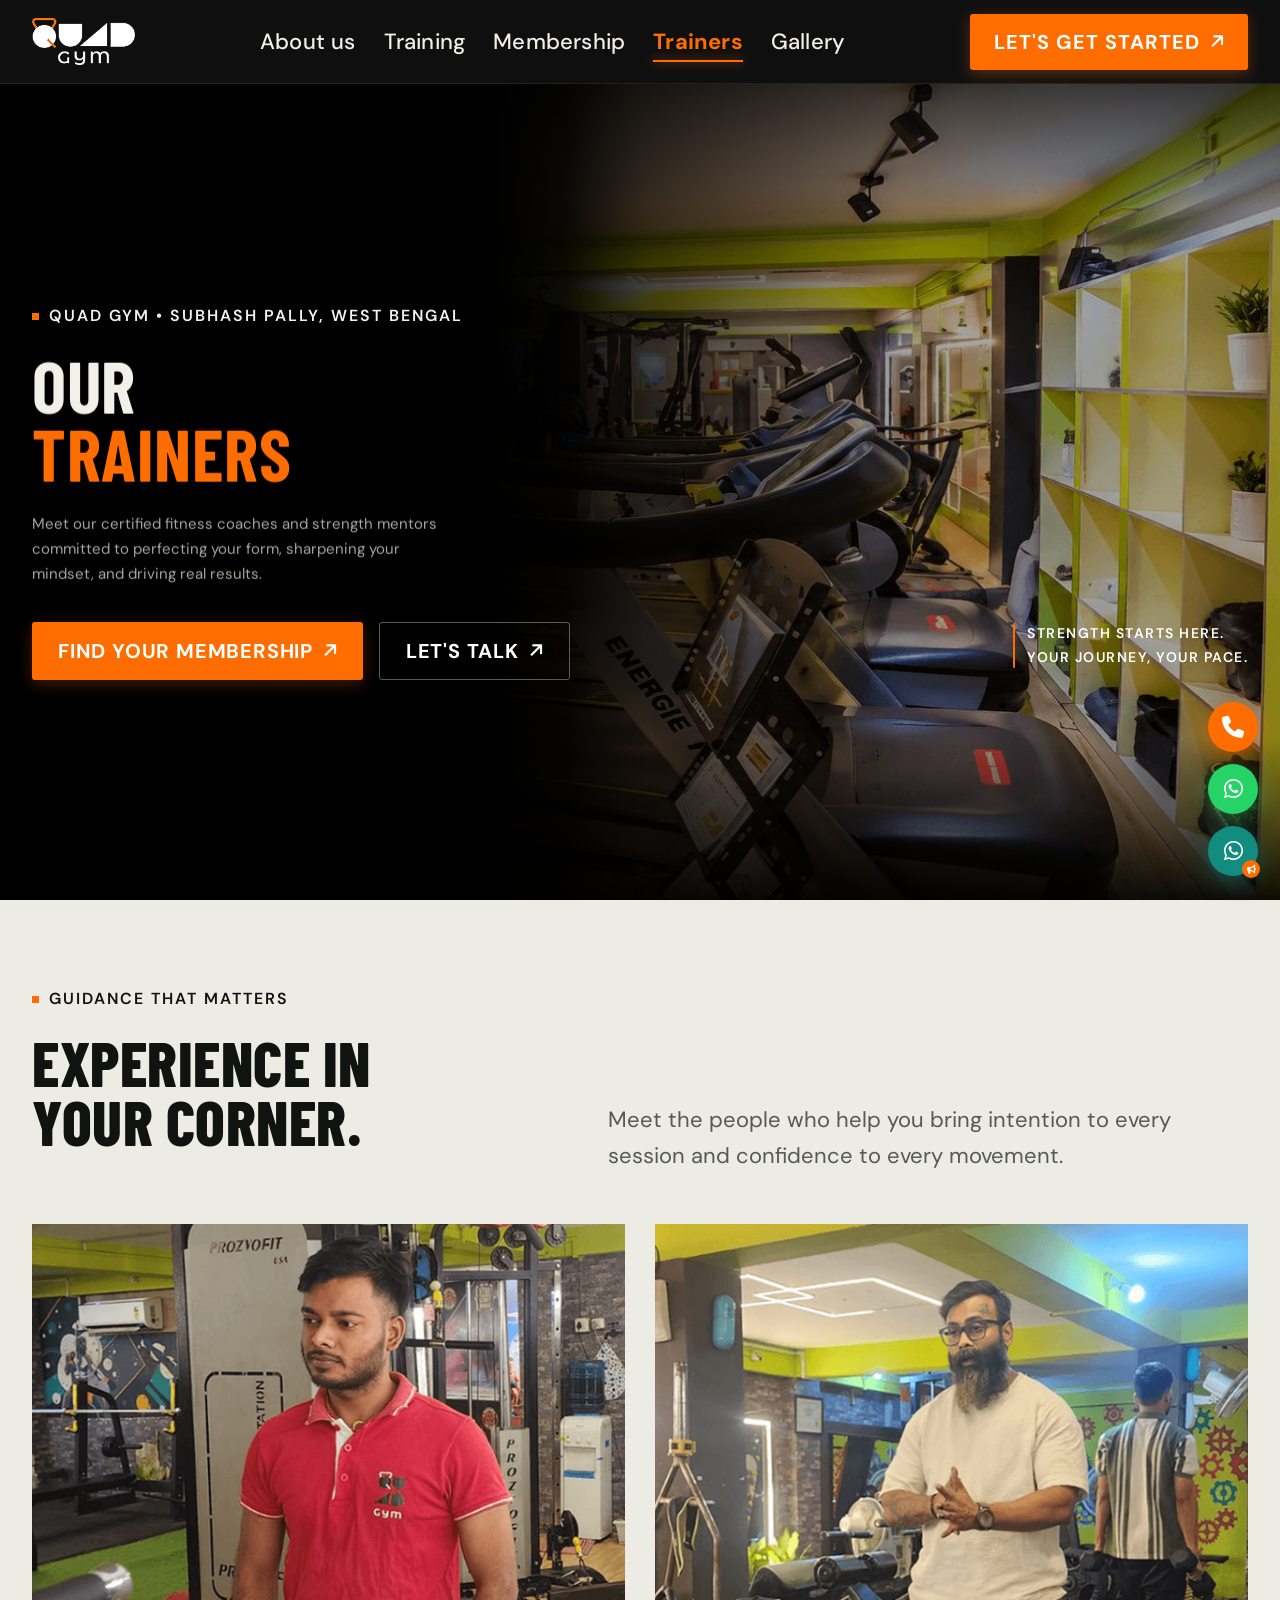
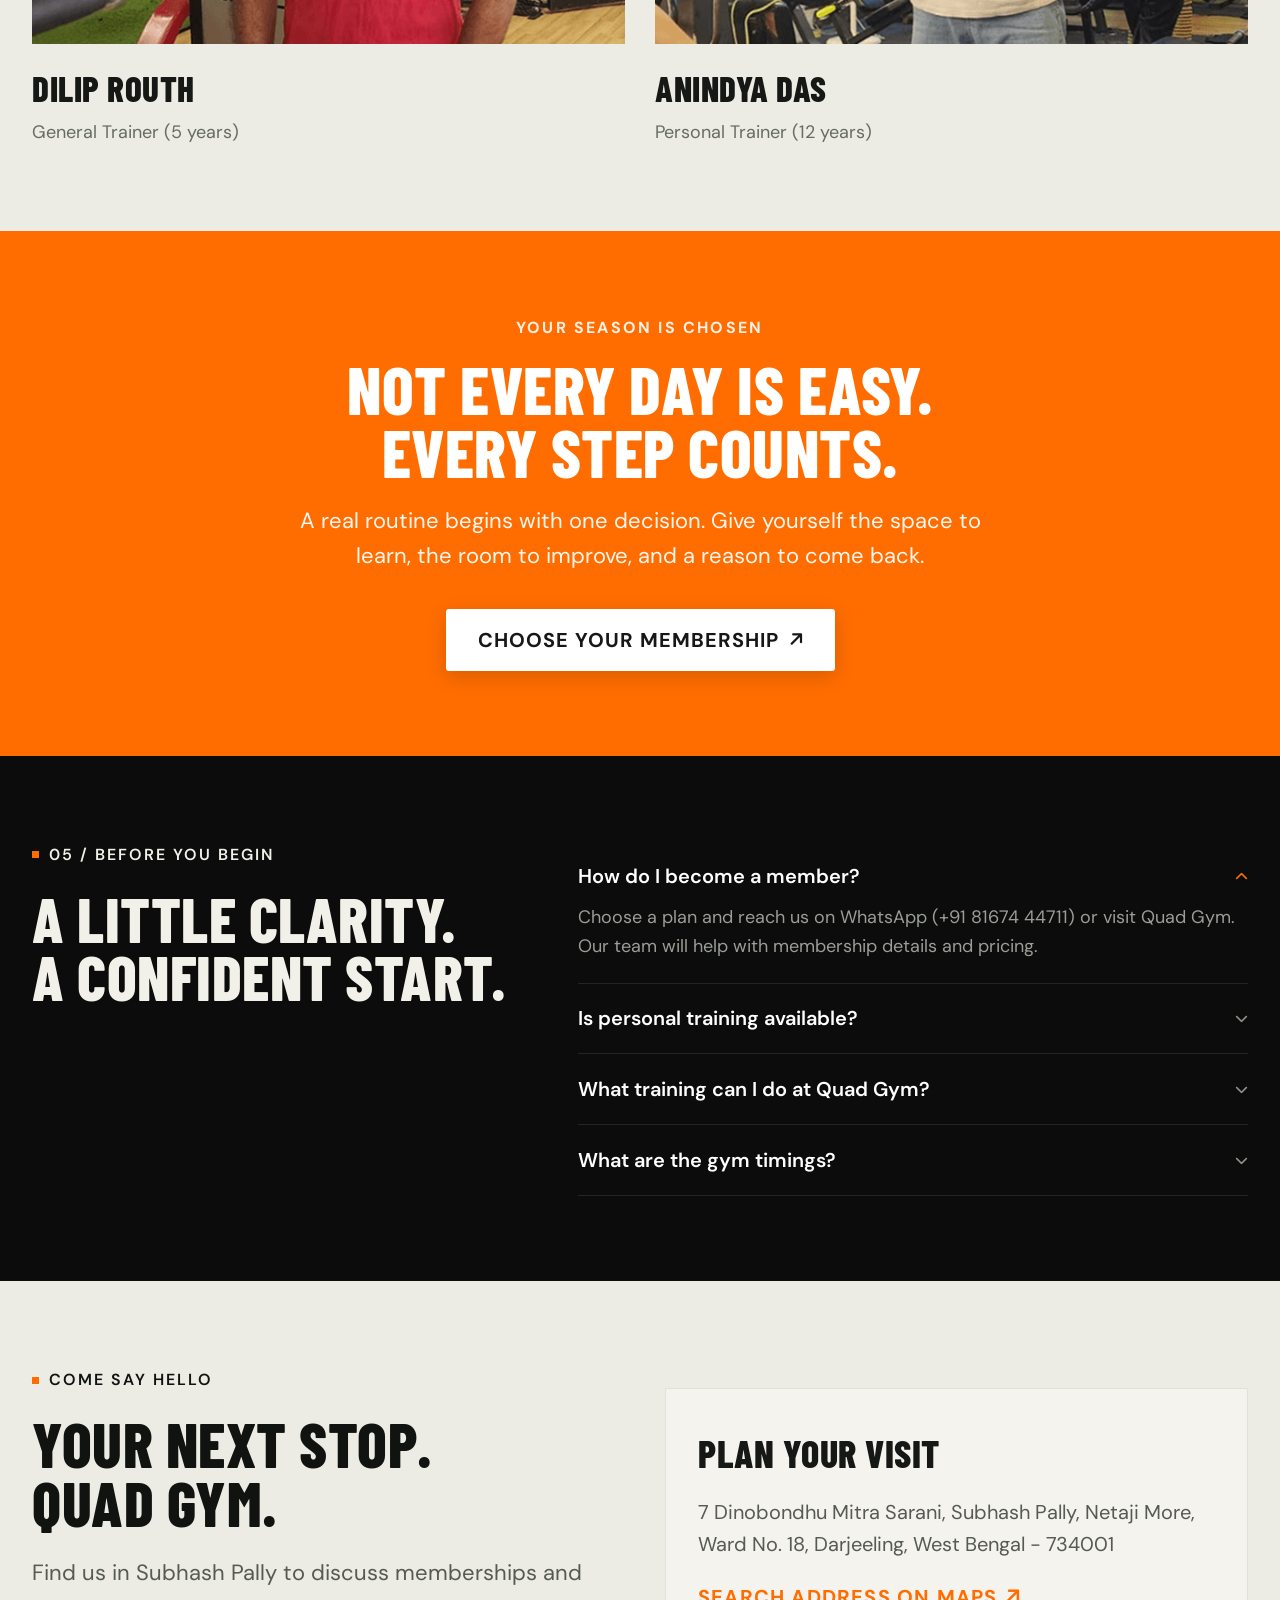
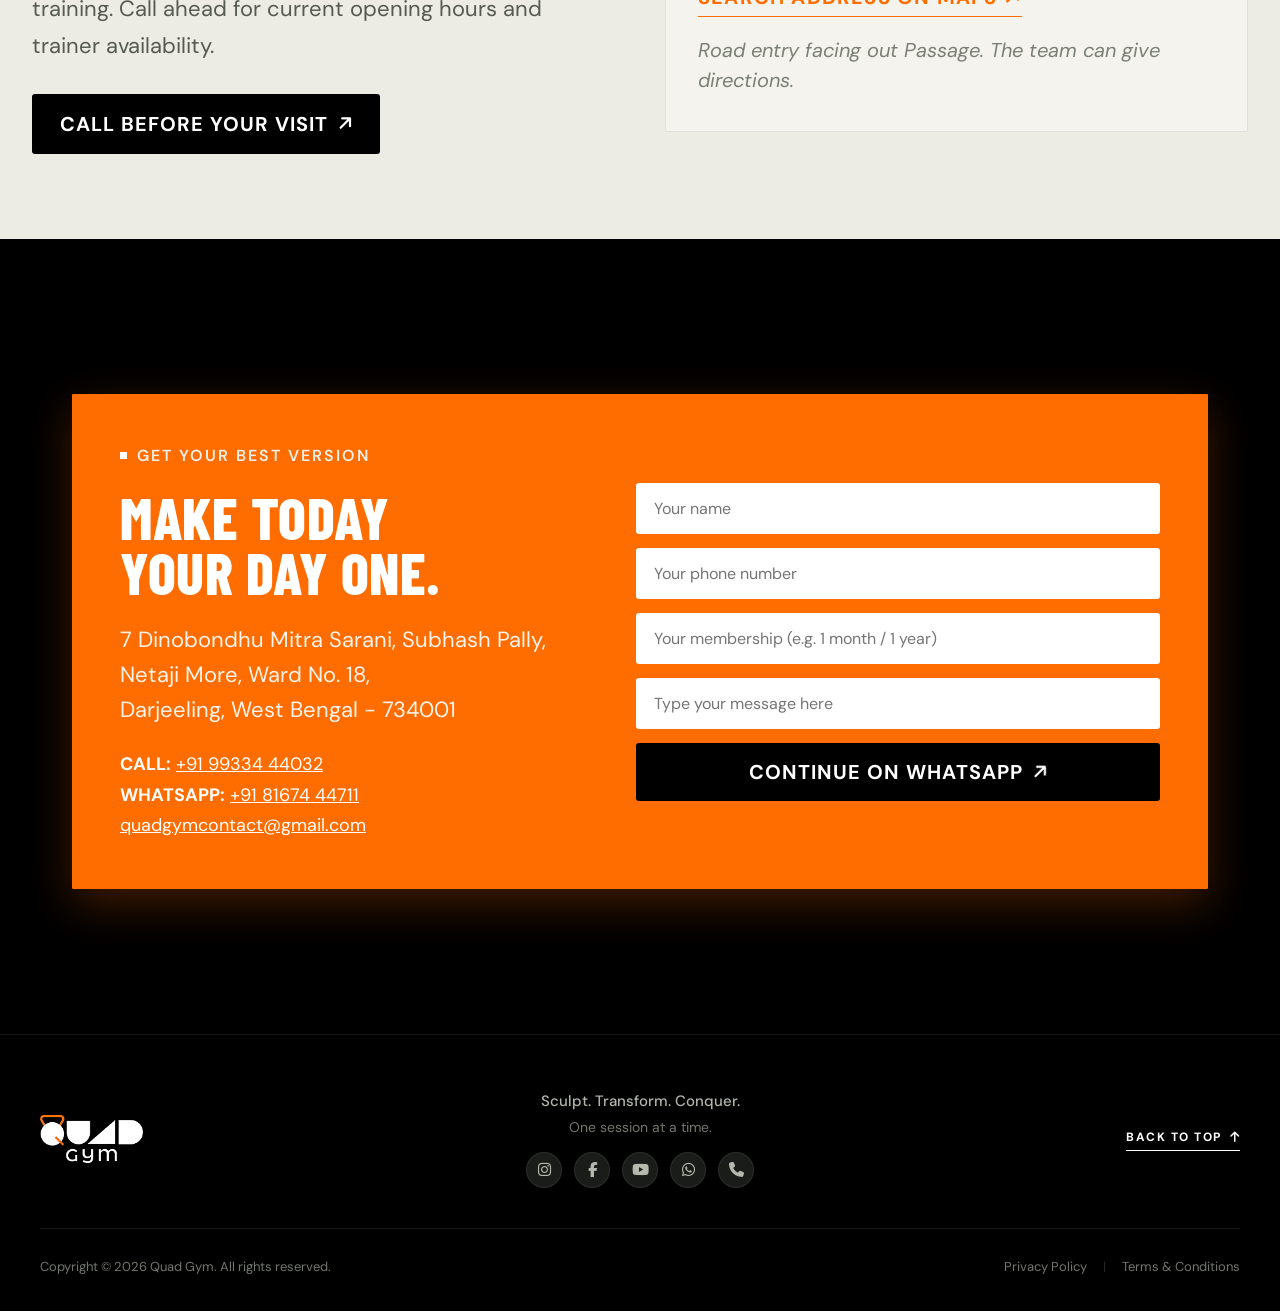
<file: trainers.html>
<!DOCTYPE html>
<html lang="en">

<head>
    <meta charset="UTF-8">
    <meta name="viewport" content="width=device-width, initial-scale=1.0">
    <title>Quad Gym - Sculpt. Transform. Conquer.</title>

    <!-- Google Fonts -->
    <link rel="shortcut icon" href="assets/favicon.ico" type="image/x-icon">
    <link rel="preconnect" href="https://fonts.googleapis.com">
    <link rel="preconnect" href="https://fonts.gstatic.com" crossorigin>
    <link
        href="https://fonts.googleapis.com/css2?family=Barlow+Condensed:ital,wght@0,300;0,400;0,500;0,600;0,700;0,800;0,900;1,700&family=DM+Sans:ital,opsz,wght@0,9..40,100..1000;1,9..40,100..1000&display=swap"
        rel="stylesheet">

    <!-- Font Awesome Icons -->
    <link rel="stylesheet" href="https://cdnjs.cloudflare.com/ajax/libs/font-awesome/6.6.0/css/all.min.css"
        integrity="sha512-Kc323vGBEqzTmouAECnVceyQqyqdsSiqLQISBL29aUW4U/M7pSPA/gEUZQqv1cwx4OnYxTxve5UMg5GT6L4JJg=="
        crossorigin="anonymous" referrerpolicy="no-referrer" />

    <!-- Main Stylesheet -->
    <link rel="stylesheet" href="style/style.css">

    <!-- Responsive Stylesheet -->
    <link rel="stylesheet" href="https://cdnjs.cloudflare.com/ajax/libs/animate.css/4.1.1/animate.min.css" />
    <link rel="stylesheet" href="style/responsive.css">
</head>

<body>

    <!-- ================= NAVBAR ================= -->
    <header class="site-header" id="site-header">
        <div class="nav-container">
            <!-- Brand Logo -->
            <a href="index.html" class="brand-logo" aria-label="Quad Gym Home">
                <div class="logo-box">
                    <img src="assets/logo.png" alt="logo of Quad Gym">
                </div>
            </a>

            <!-- Desktop Navigation Menu -->
            <nav class="desktop-nav" aria-label="Main Navigation">
                <ul class="nav-menu">
                    <li><a href="about-us.html" class="nav-link">About us</a></li>
                    <li><a href="training.html" class="nav-link">Training</a></li>
                    <li><a href="membership.html" class="nav-link">Membership</a></li>
                    <li><a href="trainers.html" class="nav-link">Trainers</a></li>
                    <li><a href="gallery.html" class="nav-link">Gallery</a></li>
                </ul>
            </nav>

            <!-- Desktop Right CTA Button -->
            <div class="nav-actions">
                <a href="contact-us.html" class="btn btn-nav">
                    <span>LET'S GET STARTED</span>
                    <i class="fa-solid fa-arrow-up fa-rotate-by" style="--fa-rotate-angle: 45deg;"></i>
                </a>
            </div>

            <!-- Mobile Animated Hamburger Button -->
            <button class="hamburger-btn" id="hamburger-btn" aria-label="Toggle navigation menu" aria-expanded="false"
                aria-controls="mobile-menu-panel">
                <span class="hamburger-line line-1"></span>
                <span class="hamburger-line line-2"></span>
                <span class="hamburger-line line-3"></span>
            </button>
        </div>
    </header>

    <!-- ================= MOBILE MENU OVERLAY & PANEL ================= -->
    <div class="mobile-menu-backdrop" id="mobile-menu-backdrop"></div>
    <div class="mobile-menu-panel" id="mobile-menu-panel" role="dialog" aria-modal="true"
        aria-label="Mobile Navigation Menu">
        <div class="mobile-menu-inner">
            <!-- Mobile Menu Header -->
            <div class="mobile-menu-header">
                <a href="index.html" class="brand-logo" id="mobile-brand-logo">
                    <div class="logo-box">
                        <img src="assets/logo.png" alt="logo of Quad Gym">
                    </div>
                </a>

                <button class="mobile-close-btn" id="mobile-close-btn" aria-label="Close menu">
                    <i class="fa-solid fa-xmark"></i>
                </button>
            </div>

            <!-- Mobile Menu Navigation Links -->
            <nav class="mobile-nav">
                <ul class="mobile-nav-list">
                    <li>
                        <a href="about-us.html" class="mobile-nav-link">
                            <span class="link-left"><i class="fa-solid fa-circle-info"></i> About us</span>
                            <i class="fa-solid fa-chevron-right link-arrow"></i>
                        </a>
                    </li>
                    <li>
                        <a href="training.html" class="mobile-nav-link">
                            <span class="link-left"><i class="fa-solid fa-dumbbell"></i> Training</span>
                            <i class="fa-solid fa-chevron-right link-arrow"></i>
                        </a>
                    </li>
                    <li>
                        <a href="membership.html" class="mobile-nav-link">
                            <span class="link-left"><i class="fa-solid fa-id-card"></i> Membership</span>
                            <i class="fa-solid fa-chevron-right link-arrow"></i>
                        </a>
                    </li>
                    <li>
                        <a href="trainers.html" class="mobile-nav-link">
                            <span class="link-left"><i class="fa-solid fa-users"></i> Trainers</span>
                            <i class="fa-solid fa-chevron-right link-arrow"></i>
                        </a>
                    </li>
                    <li>
                        <a href="gallery.html" class="mobile-nav-link">
                            <span class="link-left"><i class="fa-solid fa-images"></i> Gallery</span>
                            <i class="fa-solid fa-chevron-right link-arrow"></i>
                        </a>
                    </li>
                </ul>
            </nav>

            <!-- Mobile Action Button -->
            <div class="mobile-menu-cta">
                <a href="contact-us.html" class="btn btn-mobile-cta">
                    <span>LET'S GET STARTED</span>
                    <i class="fa-solid fa-arrow-up-right-from-square"></i>
                </a>
            </div>

            <!-- Mobile Menu Footer Info -->
            <div class="mobile-menu-footer">
                <div class="mobile-social-links">
                    <a href="https://www.instagram.com/quadgymfitness?utm_source=qr" target="_blank"
                        rel="noopener noreferrer" aria-label="Instagram"><i class="fa-brands fa-instagram"></i></a>
                    <a href="https://www.facebook.com/share/1ECYmg3NDE/?mibextid=wwXIfr" target="_blank"
                        rel="noopener noreferrer" aria-label="Facebook"><i class="fa-brands fa-facebook-f"></i></a>
                    <a href="https://youtube.com/@quadgymofficial?si=P0tMxeoU2woq9zfB" target="_blank"
                        rel="noopener noreferrer" aria-label="YouTube"><i class="fa-brands fa-youtube"></i></a>
                    <a href="https://wa.me/918167444711" target="_blank" rel="noopener noreferrer"
                        aria-label="WhatsApp"><i class="fa-brands fa-whatsapp"></i></a>
                    <a href="tel:+919933444032" aria-label="Call"><i class="fa-solid fa-phone"></i></a>
                </div>
            </div>
        </div>
    </div>

    <!-- ================= HERO SECTION ================= -->
    <section class="hero-section" id="hero">
        <!-- Background Image Container -->
        <div class="hero-bg-wrapper">
            <img src="assets/membership-bg.jpg" alt="Quad Gym Training Zone" class="hero-bg-img">
            <!-- Left solid-to-transparent fade + subtle dark shade over right image -->
            <div class="hero-gradient-overlay"></div>
            <!-- Vertical vignette for smooth edge transitions -->
            <div class="hero-vignette-overlay"></div>
        </div>

        <!-- Hero Main Content -->
        <div class="hero-container">
            <div class="hero-content">
                <!-- Location Tag -->
                <div class="hero-tag animate__animated animate__fadeInUp">
                    <span class="tag-square"></span>
                    <span class="tag-text tag-text-6">QUAD GYM &bull; SUBHASH PALLY, WEST BENGAL</span>
                </div>

                <!-- Main Punchline Heading -->
                <h1 class="hero-title animate__animated animate__fadeInUp">
                    <span class="title-line title-white">Our</span>
                    <span class="title-line title-orange">Trainers</span>
                </h1>

                <!-- Subtitle Description -->
                <p class="hero-desc animate__animated animate__fadeInUp">
                    Meet our certified fitness coaches and strength mentors committed to perfecting your form,
                    sharpening your mindset, and driving real results.
                </p>

                <!-- Action Button Group -->
                <div class="hero-buttons animate__animated animate__fadeInUp">
                    <a href="membership.html" class="btn btn-primary">
                        <span>FIND YOUR MEMBERSHIP</span>
                        <i class="fa-solid fa-arrow-up fa-rotate-by" style="--fa-rotate-angle: 45deg;"></i>
                    </a>
                    <a href="contact-us.html" class="btn btn-outline">
                        <span>LET'S TALK</span>
                        <i class="fa-solid fa-arrow-up fa-rotate-by" style="--fa-rotate-angle: 45deg;"></i>
                    </a>
                </div>
            </div>

            <!-- Bottom-right Floating Motto/Quote -->
            <div class="hero-bottom-quote animate__animated animate__fadeInUp">
                <div class="quote-accent-bar"></div>
                <div class="quote-text-group">
                    <span class="quote-line">STRENGTH STARTS HERE.</span>
                    <span class="quote-line">YOUR JOURNEY, YOUR PACE.</span>
                </div>
            </div>
        </div>
    </section>

    <!-- ================= SECTION 6: GUIDANCE THAT MATTERS (TRAINERS) ================= -->
    <section class="trainers-section" id="trainers-team">
        <div class="section-container">
            <div class="section-header-split">
                <div class="header-left">
                    <div class="section-tag dark-tag animate__animated animate__fadeInUp">
                        <span class="tag-square"></span>
                        <span class="tag-text">GUIDANCE THAT MATTERS</span>
                    </div>
                    <h2 class="section-heading-dark animate__animated animate__fadeInUp">
                        <span>EXPERIENCE IN</span>
                        <span>YOUR CORNER.</span>
                    </h2>
                </div>
                <div class="header-right">
                    <p class="section-subtext-dark animate__animated animate__fadeInUp">
                        Meet the people who help you bring intention to every session and confidence to every movement.
                    </p>
                </div>
            </div>

            <div class="trainers-grid">
                <!-- Trainer 1 -->
                <div class="trainer-card animate__animated animate__fadeInUp">
                    <div class="trainer-img-wrap">
                        <img src="assets/trainer2.png" alt="Dilip Routh - General Trainer" class="trainer-img">
                    </div>
                    <div class="trainer-info">
                        <h3 class="trainer-name">DILIP ROUTH</h3>
                        <p class="trainer-role">General Trainer (5 years)</p>
                    </div>
                </div>

                <!-- Trainer 2 -->
                <div class="trainer-card animate__animated animate__fadeInUp">
                    <div class="trainer-img-wrap">
                        <img src="assets/trainer1.png" alt="Anindya Das - Personal Trainer" class="trainer-img">
                    </div>
                    <div class="trainer-info">
                        <h3 class="trainer-name">ANINDYA DAS</h3>
                        <p class="trainer-role">Personal Trainer (12 years)</p>
                    </div>
                </div>
            </div>
        </div>
    </section>



    <!-- ================= SECTION 9: ORANGE CTA BANNER ================= -->
    <section class="cta-banner-section">
        <div class="section-container cta-banner-container">
            <span class="cta-banner-tag animate__animated animate__fadeInUp">YOUR SEASON IS CHOSEN</span>
            <h2 class="cta-banner-title animate__animated animate__fadeInUp">
                <span>NOT EVERY DAY IS EASY.</span>
                <span>EVERY STEP COUNTS.</span>
            </h2>
            <p class="cta-banner-subtext animate__animated animate__fadeInUp">
                A real routine begins with one decision. Give yourself the space to learn, the room to improve, and a
                reason to come back.
            </p>
            <div class="cta-banner-action animate__animated animate__fadeInUp">
                <a href="membership.html" class="btn btn-cta-white">
                    <span>CHOOSE YOUR MEMBERSHIP</span>
                    <i class="fa-solid fa-arrow-up fa-rotate-by" style="--fa-rotate-angle: 45deg;"></i>
                </a>
            </div>
        </div>
    </section>

    <!-- ================= SECTION 10: FAQ ================= -->
    <section class="faq-section" id="faq">
        <div class="section-container faq-container">
            <div class="faq-header-col animate__animated animate__fadeInUp">
                <div class="section-tag light-tag">
                    <span class="tag-square"></span>
                    <span class="tag-text tag-text-6">05 / BEFORE YOU BEGIN</span>
                </div>
                <h2 class="section-heading-light">
                    <span>A LITTLE CLARITY.</span>
                    <span>A CONFIDENT START.</span>
                </h2>
            </div>

            <div class="faq-accordion-col">
                <div class="faq-accordion">
                    <!-- Item 1 (open by default) -->
                    <div class="faq-item is-open animate__animated animate__fadeInUp">
                        <button class="faq-question" aria-expanded="true">
                            <span>How do I become a member?</span>
                            <i class="fa-solid fa-chevron-down faq-arrow"></i>
                        </button>
                        <div class="faq-answer">
                            <p>Choose a plan and reach us on WhatsApp (+91 81674 44711) or visit Quad Gym. Our team will
                                help with membership details and pricing.</p>
                        </div>
                    </div>

                    <!-- Item 2 -->
                    <div class="faq-item animate__animated animate__fadeInUp">
                        <button class="faq-question" aria-expanded="false">
                            <span>Is personal training available?</span>
                            <i class="fa-solid fa-chevron-down faq-arrow"></i>
                        </button>
                        <div class="faq-answer">
                            <p>Yes, personal training is available with experienced trainers who build a program
                                customized to your fitness level, goals, and schedule.</p>
                        </div>
                    </div>

                    <!-- Item 3 -->
                    <div class="faq-item animate__animated animate__fadeInUp">
                        <button class="faq-question" aria-expanded="false">
                            <span>What training can I do at Quad Gym?</span>
                            <i class="fa-solid fa-chevron-down faq-arrow"></i>
                        </button>
                        <div class="faq-answer">
                            <p>We offer powerlifting, functional multi-gym training, agility training, and cardio
                                equipment tailored for all fitness levels.</p>
                        </div>
                    </div>

                    <!-- Item 4 -->
                    <div class="faq-item animate__animated animate__fadeInUp">
                        <button class="faq-question" aria-expanded="false">
                            <span>What are the gym timings?</span>
                            <i class="fa-solid fa-chevron-down faq-arrow"></i>
                        </button>
                        <div class="faq-answer">
                            <p>Monday to Sunday: 6:00 AM &ndash; 10:00 PM. Special trainer hours and personal training
                                sessions are scheduled by appointment.</p>
                        </div>
                    </div>
                </div>
            </div>
        </div>
    </section>

    <!-- ================= SECTION 11: COME SAY HELLO ================= -->
    <section class="visit-section" id="visit">
        <div class="section-container visit-container">
            <div class="visit-left-col">
                <div class="section-tag dark-tag animate__animated animate__fadeInUp">
                    <span class="tag-square"></span>
                    <span class="tag-text">COME SAY HELLO</span>
                </div>
                <h2 class="section-heading-dark animate__animated animate__fadeInUp">
                    <span>YOUR NEXT STOP.</span>
                    <span>QUAD GYM.</span>
                </h2>
                <p class="visit-subtext animate__animated animate__fadeInUp">
                    Find us in Subhash Pally to discuss memberships and training. Call ahead for current opening hours
                    and trainer availability.
                </p>
                <a href="tel:+919933444032" class="btn btn-visit-dark animate__animated animate__fadeInUp">
                    <span>CALL BEFORE YOUR VISIT</span>
                    <i class="fa-solid fa-arrow-up fa-rotate-by" style="--fa-rotate-angle: 45deg;"></i>
                </a>
            </div>

            <div class="visit-right-col animate__animated animate__fadeInUp">
                <div class="visit-card">
                    <h3 class="visit-card-title">PLAN YOUR VISIT</h3>
                    <p class="visit-card-address">
                        7 Dinobondhu Mitra Sarani, Subhash Pally, Netaji More, Ward No. 18, Darjeeling, West Bengal -
                        734001
                    </p>
                    <a href="https://maps.google.com" target="_blank" rel="noopener noreferrer" class="visit-maps-link">
                        <span>SEARCH ADDRESS ON MAPS</span>
                        <i class="fa-solid fa-arrow-up fa-rotate-by" style="--fa-rotate-angle: 45deg;"></i>
                    </a>
                    <p class="visit-card-note">
                        Road entry facing out Passage. The team can give directions.
                    </p>
                </div>
            </div>
        </div>
    </section>

    <!-- ================= SECTION 12: MAKE TODAY YOUR DAY ONE ================= -->
    <section class="contact-banner-section" id="contact">
        <div class="section-container contact-banner-wrap">
            <div class="contact-banner-card">
                <div class="contact-banner-left animate__animated animate__fadeInUp">
                    <div class="section-tag light-tag">
                        <span class="tag-square" style="background-color: #fff;"></span>
                        <span class="tag-text tag-text-3">GET YOUR BEST VERSION</span>
                    </div>
                    <h2 class="contact-banner-heading">
                        <span>MAKE TODAY</span>
                        <span>YOUR DAY ONE.</span>
                    </h2>
                    <div class="contact-address-block">
                        <p>7 Dinobondhu Mitra Sarani, Subhash Pally,</p>
                        <p>Netaji More, Ward No. 18,</p>
                        <p>Darjeeling, West Bengal - 734001</p>
                    </div>
                    <div class="contact-direct-links">
                        <p><strong>CALL:</strong> <a href="tel:+919933444032">+91 99334 44032</a></p>
                        <p><strong>WHATSAPP:</strong> <a href="https://wa.me/918167444711" target="_blank">+91 81674
                                44711</a></p>
                        <p><a href="mailto:quadgymcontact@gmail.com">quadgymcontact@gmail.com</a></p>
                    </div>
                </div>

                <div class="contact-banner-right animate__animated animate__fadeInUp">
                    <form class="whatsapp-lead-form" id="whatsapp-lead-form"
                        onsubmit="event.preventDefault(); window.open('https://wa.me/918167444711?text=' + encodeURIComponent('Hi Quad Gym, I would like to enquire about membership and training!'), '_blank');">
                        <div class="form-group">
                            <label for="lead-name" class="visually-hidden">Your name</label>
                            <input type="text" id="lead-name" name="name" placeholder="Your name" required
                                class="lead-input">
                        </div>
                        <div class="form-group">
                            <label for="lead-phone" class="visually-hidden">Your phone number</label>
                            <input type="tel" id="lead-phone" name="phone" placeholder="Your phone number" required
                                class="lead-input">
                        </div>
                        <div class="form-group">
                            <label for="lead-interest" class="visually-hidden">Your membership</label>
                            <input type="text" id="lead-interest" name="interest"
                                placeholder="Your membership (e.g. 1 month / 1 year)" class="lead-input">
                        </div>
                        <div class="form-group">
                            <label for="lead-message" class="visually-hidden">Type your message here</label>
                            <input type="text" id="lead-message" name="message" placeholder="Type your message here"
                                class="lead-input">
                        </div>
                        <button type="submit" class="btn btn-whatsapp-submit">
                            <span>CONTINUE ON WHATSAPP</span>
                            <i class="fa-solid fa-arrow-up fa-rotate-by" style="--fa-rotate-angle: 45deg;"></i>
                        </button>
                    </form>
                </div>
            </div>
        </div>
    </section>

    <!-- ================= FOOTER ================= -->
    <footer class="site-footer">
        <div class="footer-container">
            <!-- Top row -->
            <div class="footer-top-row">
                <div class="footer-logo-col">
                    <a href="#" class="brand-logo" aria-label="Quad Gym Home">
                        <div class="logo-box footer-logo">
                            <img src="assets/logo.png" alt="logo of Quad Gym">
                        </div>
                    </a>
                </div>
                <div class="footer-motto-col">
                    <p class="footer-motto-main">Sculpt. Transform. Conquer.</p>
                    <p class="footer-motto-sub">One session at a time.</p>
                    <div class="footer-social-links">
                        <a href="https://www.instagram.com/quadgymfitness?utm_source=qr" target="_blank"
                            rel="noopener noreferrer" aria-label="Instagram"><i class="fa-brands fa-instagram"></i></a>
                        <a href="https://www.facebook.com/share/1ECYmg3NDE/?mibextid=wwXIfr" target="_blank"
                            rel="noopener noreferrer" aria-label="Facebook"><i class="fa-brands fa-facebook-f"></i></a>
                        <a href="https://youtube.com/@quadgymofficial?si=P0tMxeoU2woq9zfB" target="_blank"
                            rel="noopener noreferrer" aria-label="YouTube"><i class="fa-brands fa-youtube"></i></a>
                        <a href="https://wa.me/918167444711" target="_blank" rel="noopener noreferrer"
                            aria-label="WhatsApp"><i class="fa-brands fa-whatsapp"></i></a>
                        <a href="tel:+919933444032" aria-label="Call"><i class="fa-solid fa-phone"></i></a>
                    </div>
                </div>
                <div class="footer-top-link-col">
                    <a href="#hero" class="back-to-top-link">
                        <span>BACK TO TOP</span>
                        <i class="fa-solid fa-arrow-up"></i>
                    </a>
                </div>
            </div>

            <!-- Divider line -->
            <div class="footer-divider"></div>

            <!-- Bottom row -->
            <div class="footer-bottom-row">
                <div class="footer-copy-col">
                    <p>Copyright &copy; 2026 Quad Gym. All rights reserved.</p>
                </div>
                <div class="footer-legal-col">
                    <a href="privacy-policy.html" class="footer-legal-link">Privacy Policy</a>
                    <span class="footer-legal-sep">|</span>
                    <a href="terms-conditions.html" class="footer-legal-link">Terms &amp; Conditions</a>
                </div>
            </div>
        </div>
    </footer>

    <!-- ================= TESTIMONIAL VIDEO POPOUT MODAL ================= -->
    <div class="video-modal-backdrop" id="video-modal-backdrop" aria-hidden="true" role="dialog" aria-modal="true">
        <div class="video-modal-container">
            <button class="video-modal-close" id="video-modal-close" aria-label="Close video popout">
                <i class="fa-solid fa-xmark"></i>
            </button>
            <div class="video-modal-frame">
                <video id="modal-video-player" controls playsinline preload="auto">
                    <source src="" type="video/mp4">
                    Your browser does not support the video tag.
                </video>
            </div>
        </div>
    </div>

    <!-- Main JavaScript File -->
    <!-- ================= FLOATING QUICK CONTACT STACK ================= -->
    <div class="floating-contact-stack" aria-label="Quick Contact">
        <!-- 1. Above: Call Number Icon Link -->
        <a href="tel:+919933444032" class="floating-btn floating-call-btn" aria-label="Call Quad Gym">
            <i class="fa-solid fa-phone"></i>
            <span class="floating-tooltip">Call: +91 99334 44032</span>
        </a>

        <!-- 2. Middle: WhatsApp for Number Link -->
        <a href="https://wa.me/918167444711" target="_blank" rel="noopener noreferrer"
            class="floating-btn floating-wa-btn" aria-label="WhatsApp Quad Gym">
            <i class="fa-brands fa-whatsapp"></i>
            <span class="floating-tooltip">WhatsApp: +91 81674 44711</span>
        </a>

        <!-- 3. Below: WhatsApp Channel Link Icon -->
        <a href="https://whatsapp.com/channel/0029VaQuadGym" target="_blank" rel="noopener noreferrer"
            class="floating-btn floating-channel-btn" aria-label="WhatsApp Channel Group">
            <i class="fa-brands fa-whatsapp"></i>
            <span class="floating-channel-badge"><i class="fa-solid fa-bullhorn"></i></span>
            <span class="floating-tooltip">WhatsApp Channel</span>
        </a>
    </div>
    <script src="script/script.js"></script>
</body>

</html>
</file>
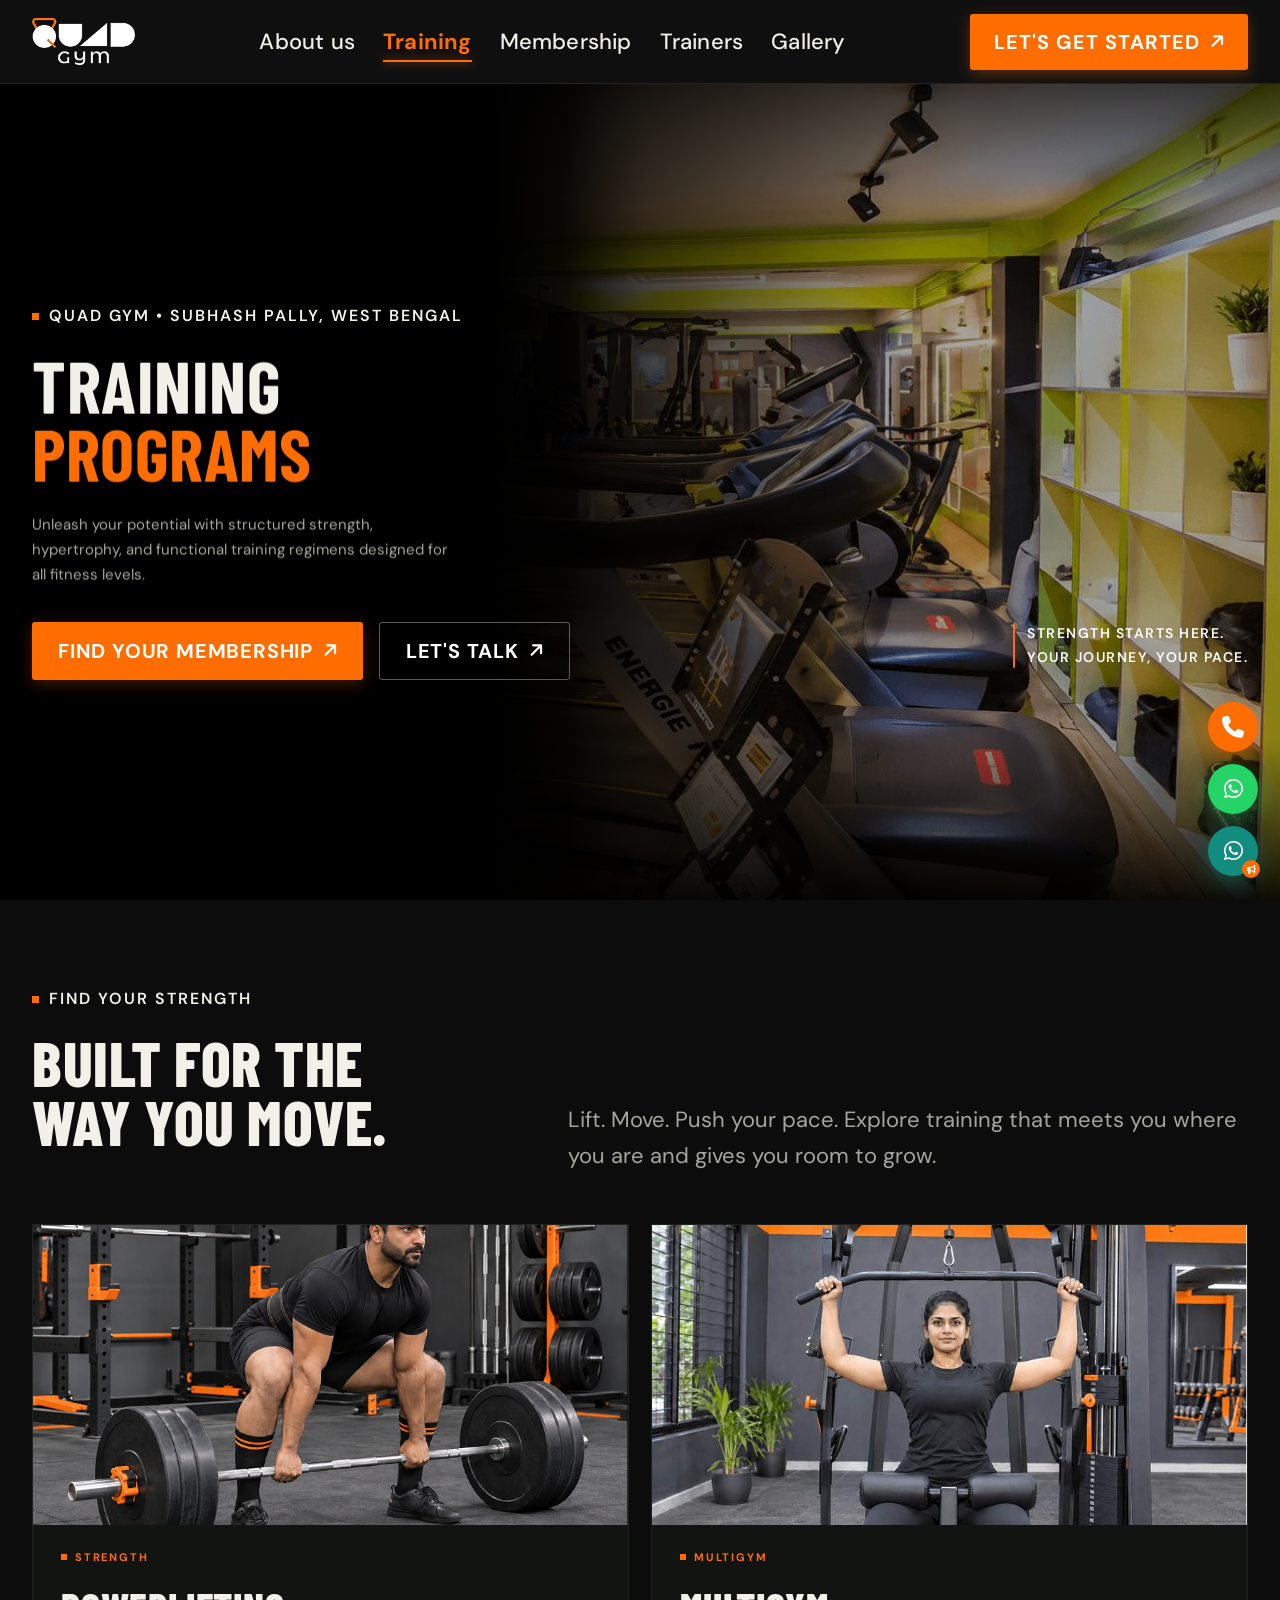
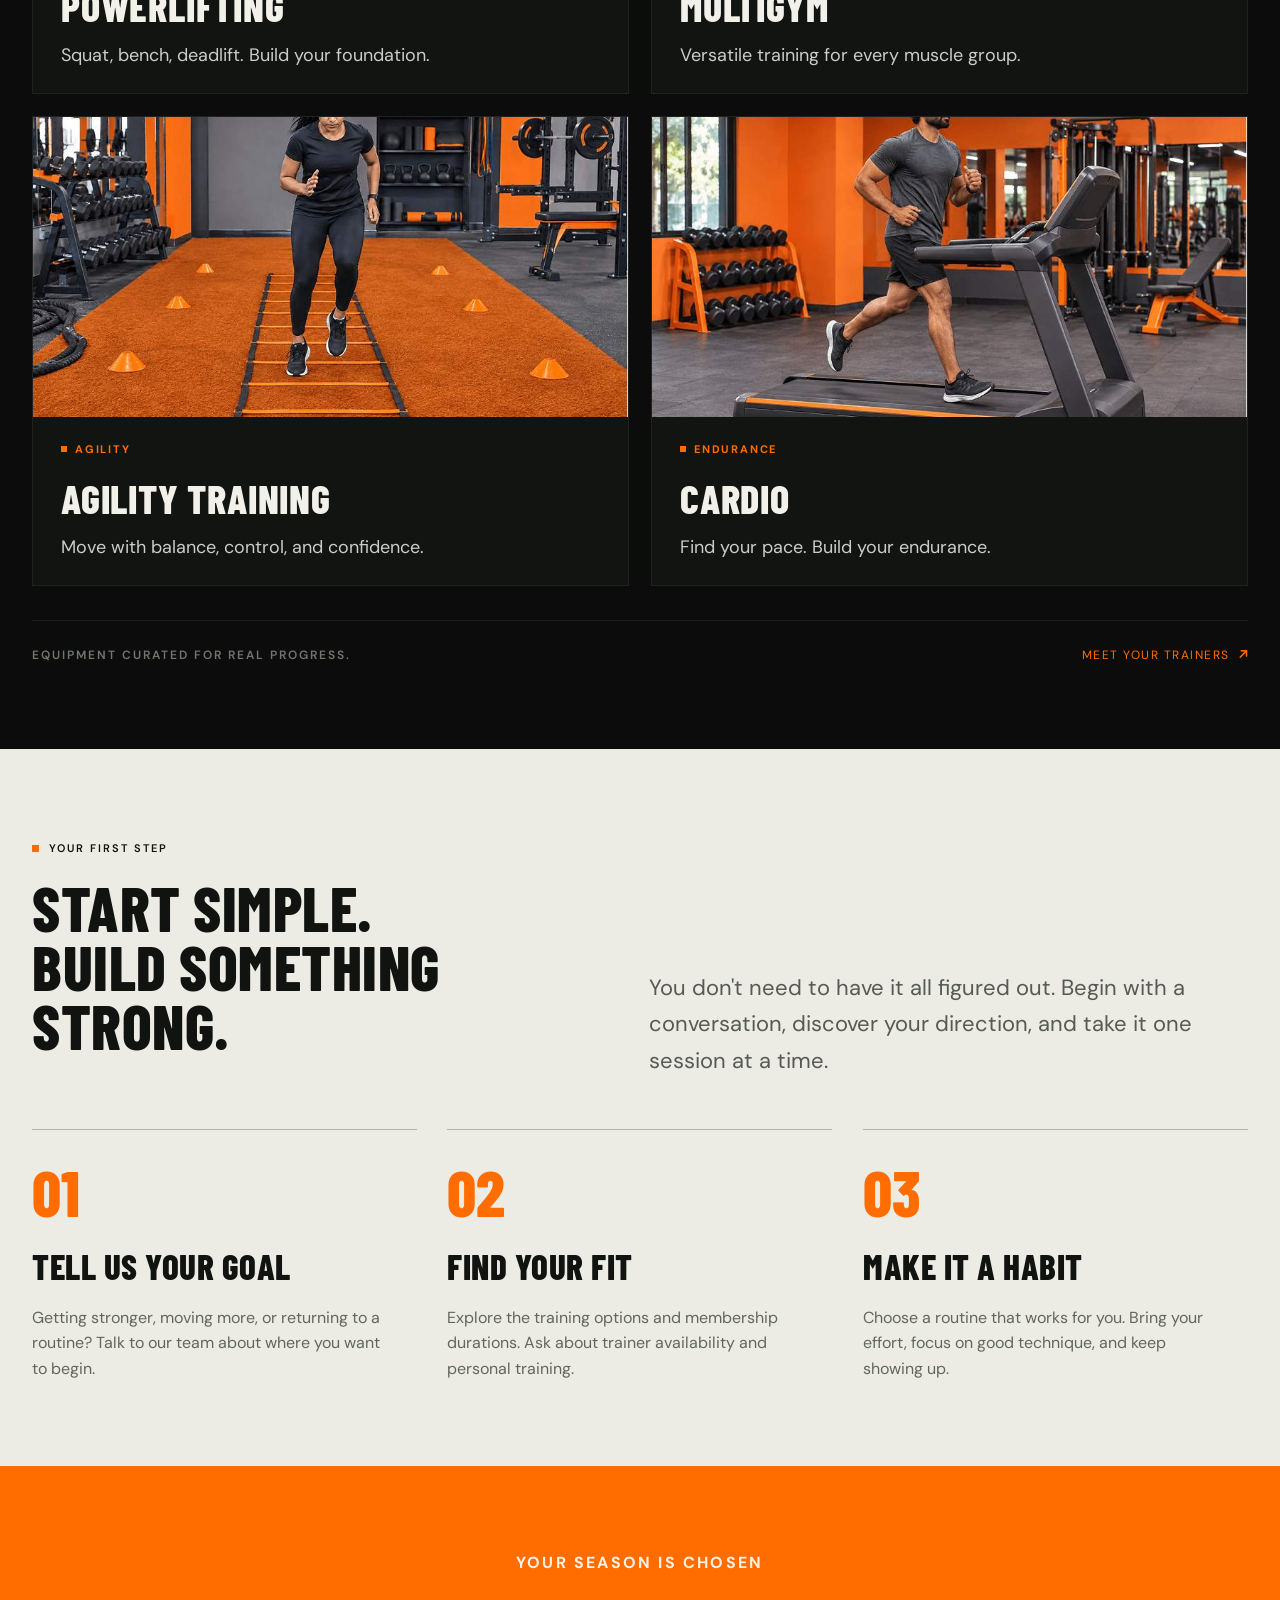
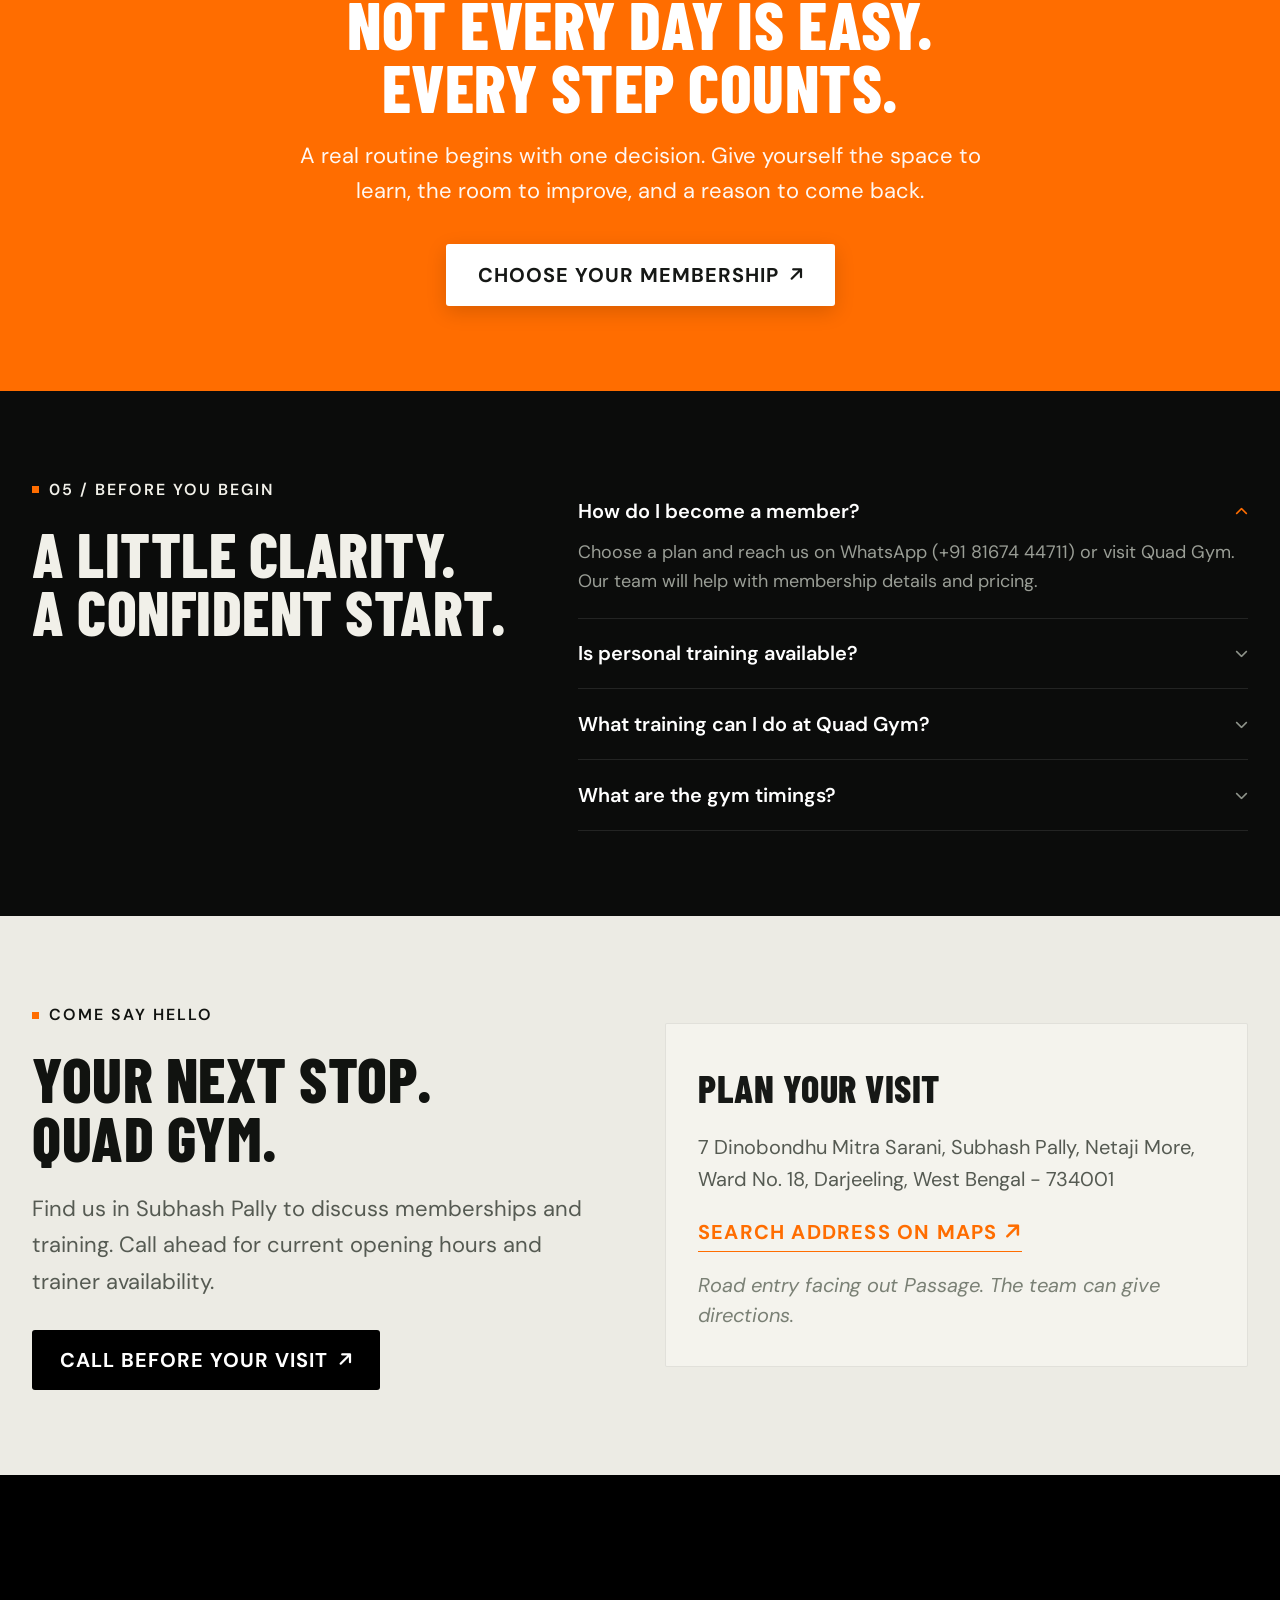
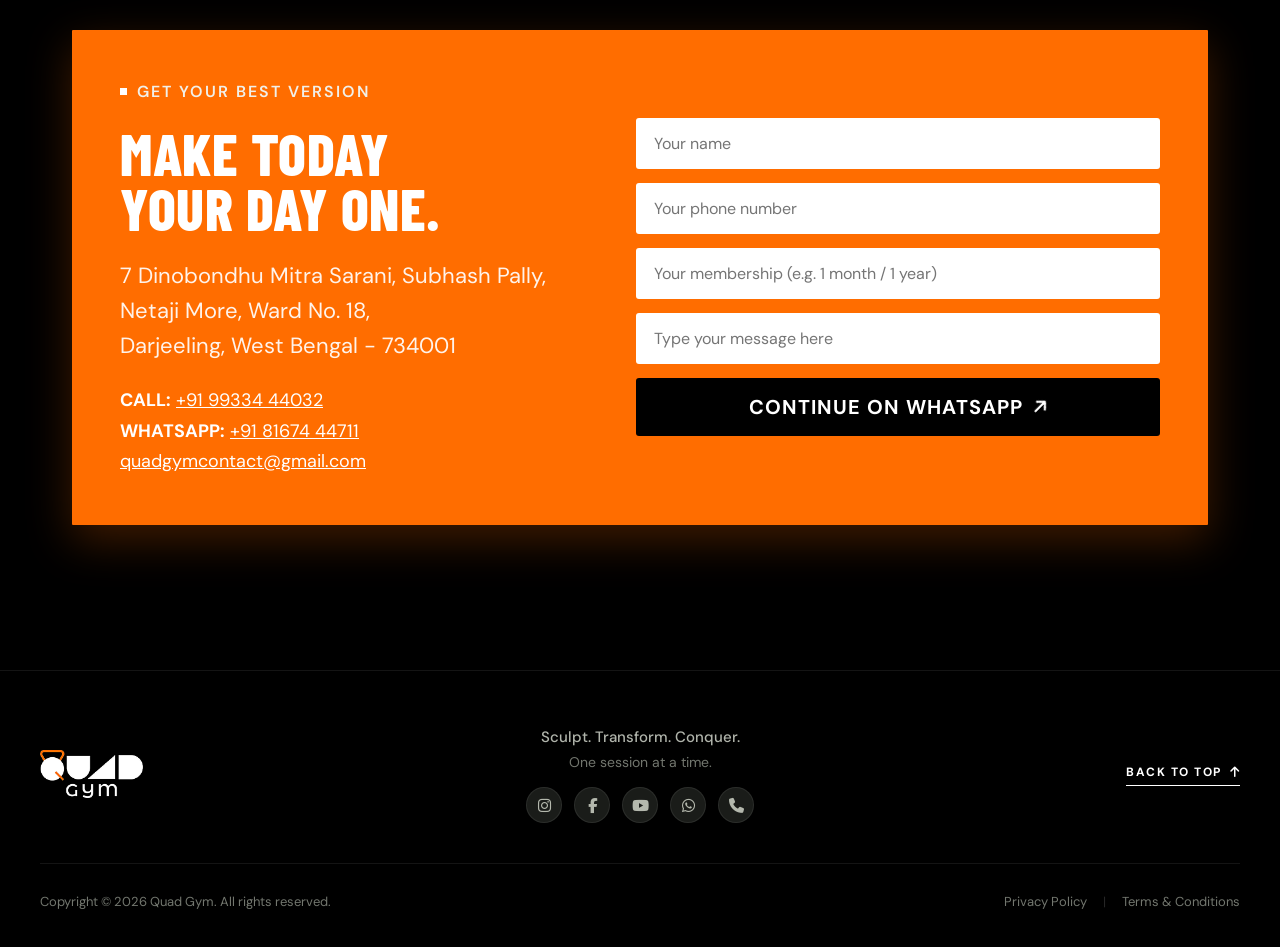
<file: training.html>
<!DOCTYPE html>
<html lang="en">

<head>
    <meta charset="UTF-8">
    <meta name="viewport" content="width=device-width, initial-scale=1.0">
    <title>Quad Gym - Sculpt. Transform. Conquer.</title>

    <!-- Google Fonts -->
    <link rel="shortcut icon" href="assets/favicon.ico" type="image/x-icon">
    <link rel="preconnect" href="https://fonts.googleapis.com">
    <link rel="preconnect" href="https://fonts.gstatic.com" crossorigin>
    <link
        href="https://fonts.googleapis.com/css2?family=Barlow+Condensed:ital,wght@0,300;0,400;0,500;0,600;0,700;0,800;0,900;1,700&family=DM+Sans:ital,opsz,wght@0,9..40,100..1000;1,9..40,100..1000&display=swap"
        rel="stylesheet">

    <!-- Font Awesome Icons -->
    <link rel="stylesheet" href="https://cdnjs.cloudflare.com/ajax/libs/font-awesome/6.6.0/css/all.min.css"
        integrity="sha512-Kc323vGBEqzTmouAECnVceyQqyqdsSiqLQISBL29aUW4U/M7pSPA/gEUZQqv1cwx4OnYxTxve5UMg5GT6L4JJg=="
        crossorigin="anonymous" referrerpolicy="no-referrer" />

    <!-- Main Stylesheet -->
    <link rel="stylesheet" href="style/style.css">

    <!-- Responsive Stylesheet -->
    <link rel="stylesheet" href="https://cdnjs.cloudflare.com/ajax/libs/animate.css/4.1.1/animate.min.css" />
    <link rel="stylesheet" href="style/responsive.css">
</head>

<body>

    <!-- ================= NAVBAR ================= -->
    <header class="site-header" id="site-header">
        <div class="nav-container">
            <!-- Brand Logo -->
            <a href="index.html" class="brand-logo" aria-label="Quad Gym Home">
                <div class="logo-box">
                    <img src="assets/logo.png" alt="logo of Quad Gym">
                </div>
            </a>

            <!-- Desktop Navigation Menu -->
            <nav class="desktop-nav" aria-label="Main Navigation">
                <ul class="nav-menu">
                    <li><a href="about-us.html" class="nav-link">About us</a></li>
                    <li><a href="training.html" class="nav-link">Training</a></li>
                    <li><a href="membership.html" class="nav-link">Membership</a></li>
                    <li><a href="trainers.html" class="nav-link">Trainers</a></li>
                    <li><a href="gallery.html" class="nav-link">Gallery</a></li>
                </ul>
            </nav>

            <!-- Desktop Right CTA Button -->
            <div class="nav-actions">
                <a href="contact-us.html" class="btn btn-nav">
                    <span>LET'S GET STARTED</span>
                    <i class="fa-solid fa-arrow-up fa-rotate-by" style="--fa-rotate-angle: 45deg;"></i>
                </a>
            </div>

            <!-- Mobile Animated Hamburger Button -->
            <button class="hamburger-btn" id="hamburger-btn" aria-label="Toggle navigation menu" aria-expanded="false"
                aria-controls="mobile-menu-panel">
                <span class="hamburger-line line-1"></span>
                <span class="hamburger-line line-2"></span>
                <span class="hamburger-line line-3"></span>
            </button>
        </div>
    </header>

    <!-- ================= MOBILE MENU OVERLAY & PANEL ================= -->
    <div class="mobile-menu-backdrop" id="mobile-menu-backdrop"></div>
    <div class="mobile-menu-panel" id="mobile-menu-panel" role="dialog" aria-modal="true"
        aria-label="Mobile Navigation Menu">
        <div class="mobile-menu-inner">
            <!-- Mobile Menu Header -->
            <div class="mobile-menu-header">
                <a href="index.html" class="brand-logo" id="mobile-brand-logo">
                    <div class="logo-box">
                        <img src="assets/logo.png" alt="logo of Quad Gym">
                    </div>
                </a>

                <button class="mobile-close-btn" id="mobile-close-btn" aria-label="Close menu">
                    <i class="fa-solid fa-xmark"></i>
                </button>
            </div>

            <!-- Mobile Menu Navigation Links -->
            <nav class="mobile-nav">
                <ul class="mobile-nav-list">
                    <li>
                        <a href="about-us.html" class="mobile-nav-link">
                            <span class="link-left"><i class="fa-solid fa-circle-info"></i> About us</span>
                            <i class="fa-solid fa-chevron-right link-arrow"></i>
                        </a>
                    </li>
                    <li>
                        <a href="training.html" class="mobile-nav-link">
                            <span class="link-left"><i class="fa-solid fa-dumbbell"></i> Training</span>
                            <i class="fa-solid fa-chevron-right link-arrow"></i>
                        </a>
                    </li>
                    <li>
                        <a href="membership.html" class="mobile-nav-link">
                            <span class="link-left"><i class="fa-solid fa-id-card"></i> Membership</span>
                            <i class="fa-solid fa-chevron-right link-arrow"></i>
                        </a>
                    </li>
                    <li>
                        <a href="trainers.html" class="mobile-nav-link">
                            <span class="link-left"><i class="fa-solid fa-users"></i> Trainers</span>
                            <i class="fa-solid fa-chevron-right link-arrow"></i>
                        </a>
                    </li>
                    <li>
                        <a href="gallery.html" class="mobile-nav-link">
                            <span class="link-left"><i class="fa-solid fa-images"></i> Gallery</span>
                            <i class="fa-solid fa-chevron-right link-arrow"></i>
                        </a>
                    </li>
                </ul>
            </nav>

            <!-- Mobile Action Button -->
            <div class="mobile-menu-cta">
                <a href="contact-us.html" class="btn btn-mobile-cta">
                    <span>LET'S GET STARTED</span>
                    <i class="fa-solid fa-arrow-up-right-from-square"></i>
                </a>
            </div>

            <!-- Mobile Menu Footer Info -->
            <div class="mobile-menu-footer">
                <div class="mobile-social-links">
                    <a href="https://www.instagram.com/quadgymfitness?utm_source=qr" target="_blank"
                        rel="noopener noreferrer" aria-label="Instagram"><i class="fa-brands fa-instagram"></i></a>
                    <a href="https://www.facebook.com/share/1ECYmg3NDE/?mibextid=wwXIfr" target="_blank"
                        rel="noopener noreferrer" aria-label="Facebook"><i class="fa-brands fa-facebook-f"></i></a>
                    <a href="https://youtube.com/@quadgymofficial?si=P0tMxeoU2woq9zfB" target="_blank"
                        rel="noopener noreferrer" aria-label="YouTube"><i class="fa-brands fa-youtube"></i></a>
                    <a href="https://wa.me/918167444711" target="_blank" rel="noopener noreferrer"
                        aria-label="WhatsApp"><i class="fa-brands fa-whatsapp"></i></a>
                    <a href="tel:+919933444032" aria-label="Call"><i class="fa-solid fa-phone"></i></a>
                </div>
            </div>
        </div>
    </div>

    <!-- ================= HERO SECTION ================= -->
    <section class="hero-section" id="hero">
        <!-- Background Image Container -->
        <div class="hero-bg-wrapper">
            <img src="assets/membership-bg.jpg" alt="Quad Gym Training Zone" class="hero-bg-img">
            <!-- Left solid-to-transparent fade + subtle dark shade over right image -->
            <div class="hero-gradient-overlay"></div>
            <!-- Vertical vignette for smooth edge transitions -->
            <div class="hero-vignette-overlay"></div>
        </div>

        <!-- Hero Main Content -->
        <div class="hero-container">
            <div class="hero-content">
                <!-- Location Tag -->
                <div class="hero-tag animate__animated animate__fadeInUp">
                    <span class="tag-square"></span>
                    <span class="tag-text tag-text-6">QUAD GYM &bull; SUBHASH PALLY, WEST BENGAL</span>
                </div>

                <!-- Main Punchline Heading -->
                <h1 class="hero-title animate__animated animate__fadeInUp">
                    <span class="title-line title-white">Training</span>
                    <span class="title-line title-orange">Programs</span>
                </h1>

                <!-- Subtitle Description -->
                <p class="hero-desc animate__animated animate__fadeInUp">
                    Unleash your potential with structured strength, hypertrophy, and functional training regimens
                    designed for all fitness levels.
                </p>

                <!-- Action Button Group -->
                <div class="hero-buttons animate__animated animate__fadeInUp">
                    <a href="membership.html" class="btn btn-primary">
                        <span>FIND YOUR MEMBERSHIP</span>
                        <i class="fa-solid fa-arrow-up fa-rotate-by" style="--fa-rotate-angle: 45deg;"></i>
                    </a>
                    <a href="contact-us.html" class="btn btn-outline">
                        <span>LET'S TALK</span>
                        <i class="fa-solid fa-arrow-up fa-rotate-by" style="--fa-rotate-angle: 45deg;"></i>
                    </a>
                </div>
            </div>

            <!-- Bottom-right Floating Motto/Quote -->
            <div class="hero-bottom-quote animate__animated animate__fadeInUp">
                <div class="quote-accent-bar"></div>
                <div class="quote-text-group">
                    <span class="quote-line">STRENGTH STARTS HERE.</span>
                    <span class="quote-line">YOUR JOURNEY, YOUR PACE.</span>
                </div>
            </div>
        </div>
    </section>


    <!-- ================= SECTION 2: FIND YOUR STRENGTH ================= -->
    <section class="training-section" id="training">
        <div class="section-container">
            <div class="section-header-split">
                <div class="header-left">
                    <div class="section-tag light-tag animate__animated animate__fadeInUp">
                        <span class="tag-square"></span>
                        <span class="tag-text tag-text-3">FIND YOUR STRENGTH</span>
                    </div>
                    <h2 class="section-heading-light animate__animated animate__fadeInUp">
                        <span>BUILT FOR THE</span>
                        <span>WAY YOU MOVE.</span>
                    </h2>
                </div>
                <div class="header-right">
                    <p class="section-subtext-light animate__animated animate__fadeInUp">
                        Lift. Move. Push your pace. Explore training that meets you where you are and gives you room to
                        grow.
                    </p>
                </div>
            </div>

            <div class="training-cards-grid">
                <!-- Card 1 -->
                <div class="training-card animate__animated animate__fadeInUp">
                    <div class="training-card-img-wrap">
                        <img src="assets/strength1.png" alt="Powerlifting training" class="training-card-img">
                    </div>
                    <div class="training-card-info">
                        <div class="card-tag">
                            <span class="tag-square-sm"></span>
                            <span>STRENGTH</span>
                        </div>
                        <h3 class="training-card-title">POWERLIFTING</h3>
                        <p class="training-card-desc">Squat, bench, deadlift. Build your foundation.</p>
                    </div>
                </div>

                <!-- Card 2 -->
                <div class="training-card animate__animated animate__fadeInUp">
                    <div class="training-card-img-wrap">
                        <img src="assets/strength2.jpg" alt="Multigym workout" class="training-card-img">
                    </div>
                    <div class="training-card-info">
                        <div class="card-tag">
                            <span class="tag-square-sm"></span>
                            <span>MULTIGYM</span>
                        </div>
                        <h3 class="training-card-title">MULTIGYM</h3>
                        <p class="training-card-desc">Versatile training for every muscle group.</p>
                    </div>
                </div>

                <!-- Card 3 -->
                <div class="training-card animate__animated animate__fadeInUp">
                    <div class="training-card-img-wrap">
                        <img src="assets/strength3.jpg" alt="Agility training" class="training-card-img">
                    </div>
                    <div class="training-card-info">
                        <div class="card-tag">
                            <span class="tag-square-sm"></span>
                            <span>AGILITY</span>
                        </div>
                        <h3 class="training-card-title">AGILITY TRAINING</h3>
                        <p class="training-card-desc">Move with balance, control, and confidence.</p>
                    </div>
                </div>

                <!-- Card 4 -->
                <div class="training-card animate__animated animate__fadeInUp">
                    <div class="training-card-img-wrap">
                        <img src="assets/strength4.jpg" alt="Cardio training" class="training-card-img">
                    </div>
                    <div class="training-card-info">
                        <div class="card-tag">
                            <span class="tag-square-sm"></span>
                            <span>ENDURANCE</span>
                        </div>
                        <h3 class="training-card-title">CARDIO</h3>
                        <p class="training-card-desc">Find your pace. Build your endurance.</p>
                    </div>
                </div>
            </div>

            <div class="training-footer-bar animate__animated animate__fadeInUp">
                <span class="training-footer-note">EQUIPMENT CURATED FOR REAL PROGRESS.</span>
                <a href="#facility" class="link-muted-arrow">
                    <span>Meet Your Trainers</span>
                    <i class="fa-solid fa-arrow-up fa-rotate-by" style="--fa-rotate-angle: 45deg;"></i>
                </a>
            </div>
        </div>
    </section>

    <!-- ================= SECTION 3: START SIMPLE / HOW IT WORKS ================= -->
    <section class="steps-section" id="steps">
        <div class="section-container">
            <div class="section-header-split">
                <div class="header-left">
                    <div class="section-tag dark-tag animate__animated animate__fadeInUp">
                        <span class="tag-square"></span>
                        <span class="tag-text tag-text-4">YOUR FIRST STEP</span>
                    </div>
                    <h2 class="section-heading-dark animate__animated animate__fadeInUp">
                        <span>START SIMPLE.</span>
                        <span>BUILD SOMETHING STRONG.</span>
                    </h2>
                </div>
                <div class="header-right">
                    <p class="section-subtext-dark animate__animated animate__fadeInUp">
                        You don't need to have it all figured out. Begin with a conversation, discover your direction,
                        and take it one session at a time.
                    </p>
                </div>
            </div>

            <div class="steps-grid">
                <!-- Step 1 -->
                <div class="step-card animate__animated animate__fadeInUp">
                    <span class="step-num">01</span>
                    <h3 class="step-title">TELL US YOUR GOAL</h3>
                    <p class="step-desc">Getting stronger, moving more, or returning to a routine? Talk to our team
                        about where you want to begin.</p>
                </div>

                <!-- Step 2 -->
                <div class="step-card animate__animated animate__fadeInUp">
                    <span class="step-num">02</span>
                    <h3 class="step-title">FIND YOUR FIT</h3>
                    <p class="step-desc">Explore the training options and membership durations. Ask about trainer
                        availability and personal training.</p>
                </div>

                <!-- Step 3 -->
                <div class="step-card animate__animated animate__fadeInUp">
                    <span class="step-num">03</span>
                    <h3 class="step-title">MAKE IT A HABIT</h3>
                    <p class="step-desc">Choose a routine that works for you. Bring your effort, focus on good
                        technique, and keep showing up.</p>
                </div>
            </div>
        </div>
    </section>



    <!-- ================= SECTION 9: ORANGE CTA BANNER ================= -->
    <section class="cta-banner-section">
        <div class="section-container cta-banner-container">
            <span class="cta-banner-tag animate__animated animate__fadeInUp">YOUR SEASON IS CHOSEN</span>
            <h2 class="cta-banner-title animate__animated animate__fadeInUp">
                <span>NOT EVERY DAY IS EASY.</span>
                <span>EVERY STEP COUNTS.</span>
            </h2>
            <p class="cta-banner-subtext animate__animated animate__fadeInUp">
                A real routine begins with one decision. Give yourself the space to learn, the room to improve, and a
                reason to come back.
            </p>
            <div class="cta-banner-action animate__animated animate__fadeInUp">
                <a href="membership.html" class="btn btn-cta-white">
                    <span>CHOOSE YOUR MEMBERSHIP</span>
                    <i class="fa-solid fa-arrow-up fa-rotate-by" style="--fa-rotate-angle: 45deg;"></i>
                </a>
            </div>
        </div>
    </section>

    <!-- ================= SECTION 10: FAQ ================= -->
    <section class="faq-section" id="faq">
        <div class="section-container faq-container">
            <div class="faq-header-col animate__animated animate__fadeInUp">
                <div class="section-tag light-tag">
                    <span class="tag-square"></span>
                    <span class="tag-text tag-text-6">05 / BEFORE YOU BEGIN</span>
                </div>
                <h2 class="section-heading-light">
                    <span>A LITTLE CLARITY.</span>
                    <span>A CONFIDENT START.</span>
                </h2>
            </div>

            <div class="faq-accordion-col">
                <div class="faq-accordion">
                    <!-- Item 1 (open by default) -->
                    <div class="faq-item is-open animate__animated animate__fadeInUp">
                        <button class="faq-question" aria-expanded="true">
                            <span>How do I become a member?</span>
                            <i class="fa-solid fa-chevron-down faq-arrow"></i>
                        </button>
                        <div class="faq-answer">
                            <p>Choose a plan and reach us on WhatsApp (+91 81674 44711) or visit Quad Gym. Our team will
                                help with membership details and pricing.</p>
                        </div>
                    </div>

                    <!-- Item 2 -->
                    <div class="faq-item animate__animated animate__fadeInUp">
                        <button class="faq-question" aria-expanded="false">
                            <span>Is personal training available?</span>
                            <i class="fa-solid fa-chevron-down faq-arrow"></i>
                        </button>
                        <div class="faq-answer">
                            <p>Yes, personal training is available with experienced trainers who build a program
                                customized to your fitness level, goals, and schedule.</p>
                        </div>
                    </div>

                    <!-- Item 3 -->
                    <div class="faq-item animate__animated animate__fadeInUp">
                        <button class="faq-question" aria-expanded="false">
                            <span>What training can I do at Quad Gym?</span>
                            <i class="fa-solid fa-chevron-down faq-arrow"></i>
                        </button>
                        <div class="faq-answer">
                            <p>We offer powerlifting, functional multi-gym training, agility training, and cardio
                                equipment tailored for all fitness levels.</p>
                        </div>
                    </div>

                    <!-- Item 4 -->
                    <div class="faq-item animate__animated animate__fadeInUp">
                        <button class="faq-question" aria-expanded="false">
                            <span>What are the gym timings?</span>
                            <i class="fa-solid fa-chevron-down faq-arrow"></i>
                        </button>
                        <div class="faq-answer">
                            <p>Monday to Sunday: 6:00 AM &ndash; 10:00 PM. Special trainer hours and personal training
                                sessions are scheduled by appointment.</p>
                        </div>
                    </div>
                </div>
            </div>
        </div>
    </section>

    <!-- ================= SECTION 11: COME SAY HELLO ================= -->
    <section class="visit-section" id="visit">
        <div class="section-container visit-container">
            <div class="visit-left-col">
                <div class="section-tag dark-tag animate__animated animate__fadeInUp">
                    <span class="tag-square"></span>
                    <span class="tag-text">COME SAY HELLO</span>
                </div>
                <h2 class="section-heading-dark animate__animated animate__fadeInUp">
                    <span>YOUR NEXT STOP.</span>
                    <span>QUAD GYM.</span>
                </h2>
                <p class="visit-subtext animate__animated animate__fadeInUp">
                    Find us in Subhash Pally to discuss memberships and training. Call ahead for current opening hours
                    and trainer availability.
                </p>
                <a href="tel:+919933444032" class="btn btn-visit-dark animate__animated animate__fadeInUp">
                    <span>CALL BEFORE YOUR VISIT</span>
                    <i class="fa-solid fa-arrow-up fa-rotate-by" style="--fa-rotate-angle: 45deg;"></i>
                </a>
            </div>

            <div class="visit-right-col animate__animated animate__fadeInUp">
                <div class="visit-card">
                    <h3 class="visit-card-title">PLAN YOUR VISIT</h3>
                    <p class="visit-card-address">
                        7 Dinobondhu Mitra Sarani, Subhash Pally, Netaji More, Ward No. 18, Darjeeling, West Bengal -
                        734001
                    </p>
                    <a href="https://maps.google.com" target="_blank" rel="noopener noreferrer" class="visit-maps-link">
                        <span>SEARCH ADDRESS ON MAPS</span>
                        <i class="fa-solid fa-arrow-up fa-rotate-by" style="--fa-rotate-angle: 45deg;"></i>
                    </a>
                    <p class="visit-card-note">
                        Road entry facing out Passage. The team can give directions.
                    </p>
                </div>
            </div>
        </div>
    </section>

    <!-- ================= SECTION 12: MAKE TODAY YOUR DAY ONE ================= -->
    <section class="contact-banner-section" id="contact">
        <div class="section-container contact-banner-wrap">
            <div class="contact-banner-card">
                <div class="contact-banner-left animate__animated animate__fadeInUp">
                    <div class="section-tag light-tag">
                        <span class="tag-square" style="background-color: #fff;"></span>
                        <span class="tag-text tag-text-3">GET YOUR BEST VERSION</span>
                    </div>
                    <h2 class="contact-banner-heading">
                        <span>MAKE TODAY</span>
                        <span>YOUR DAY ONE.</span>
                    </h2>
                    <div class="contact-address-block">
                        <p>7 Dinobondhu Mitra Sarani, Subhash Pally,</p>
                        <p>Netaji More, Ward No. 18,</p>
                        <p>Darjeeling, West Bengal - 734001</p>
                    </div>
                    <div class="contact-direct-links">
                        <p><strong>CALL:</strong> <a href="tel:+919933444032">+91 99334 44032</a></p>
                        <p><strong>WHATSAPP:</strong> <a href="https://wa.me/918167444711" target="_blank">+91 81674
                                44711</a></p>
                        <p><a href="mailto:quadgymcontact@gmail.com">quadgymcontact@gmail.com</a></p>
                    </div>
                </div>

                <div class="contact-banner-right animate__animated animate__fadeInUp">
                    <form class="whatsapp-lead-form" id="whatsapp-lead-form"
                        onsubmit="event.preventDefault(); window.open('https://wa.me/918167444711?text=' + encodeURIComponent('Hi Quad Gym, I would like to enquire about membership and training!'), '_blank');">
                        <div class="form-group">
                            <label for="lead-name" class="visually-hidden">Your name</label>
                            <input type="text" id="lead-name" name="name" placeholder="Your name" required
                                class="lead-input">
                        </div>
                        <div class="form-group">
                            <label for="lead-phone" class="visually-hidden">Your phone number</label>
                            <input type="tel" id="lead-phone" name="phone" placeholder="Your phone number" required
                                class="lead-input">
                        </div>
                        <div class="form-group">
                            <label for="lead-interest" class="visually-hidden">Your membership</label>
                            <input type="text" id="lead-interest" name="interest"
                                placeholder="Your membership (e.g. 1 month / 1 year)" class="lead-input">
                        </div>
                        <div class="form-group">
                            <label for="lead-message" class="visually-hidden">Type your message here</label>
                            <input type="text" id="lead-message" name="message" placeholder="Type your message here"
                                class="lead-input">
                        </div>
                        <button type="submit" class="btn btn-whatsapp-submit">
                            <span>CONTINUE ON WHATSAPP</span>
                            <i class="fa-solid fa-arrow-up fa-rotate-by" style="--fa-rotate-angle: 45deg;"></i>
                        </button>
                    </form>
                </div>
            </div>
        </div>
    </section>

    <!-- ================= FOOTER ================= -->
    <footer class="site-footer">
        <div class="footer-container">
            <!-- Top row -->
            <div class="footer-top-row">
                <div class="footer-logo-col">
                    <a href="#" class="brand-logo" aria-label="Quad Gym Home">
                        <div class="logo-box footer-logo">
                            <img src="assets/logo.png" alt="logo of Quad Gym">
                        </div>
                    </a>
                </div>
                <div class="footer-motto-col">
                    <p class="footer-motto-main">Sculpt. Transform. Conquer.</p>
                    <p class="footer-motto-sub">One session at a time.</p>
                    <div class="footer-social-links">
                        <a href="https://www.instagram.com/quadgymfitness?utm_source=qr" target="_blank"
                            rel="noopener noreferrer" aria-label="Instagram"><i class="fa-brands fa-instagram"></i></a>
                        <a href="https://www.facebook.com/share/1ECYmg3NDE/?mibextid=wwXIfr" target="_blank"
                            rel="noopener noreferrer" aria-label="Facebook"><i class="fa-brands fa-facebook-f"></i></a>
                        <a href="https://youtube.com/@quadgymofficial?si=P0tMxeoU2woq9zfB" target="_blank"
                            rel="noopener noreferrer" aria-label="YouTube"><i class="fa-brands fa-youtube"></i></a>
                        <a href="https://wa.me/918167444711" target="_blank" rel="noopener noreferrer"
                            aria-label="WhatsApp"><i class="fa-brands fa-whatsapp"></i></a>
                        <a href="tel:+919933444032" aria-label="Call"><i class="fa-solid fa-phone"></i></a>
                    </div>
                </div>
                <div class="footer-top-link-col">
                    <a href="#hero" class="back-to-top-link">
                        <span>BACK TO TOP</span>
                        <i class="fa-solid fa-arrow-up"></i>
                    </a>
                </div>
            </div>

            <!-- Divider line -->
            <div class="footer-divider"></div>

            <!-- Bottom row -->
            <div class="footer-bottom-row">
                <div class="footer-copy-col">
                    <p>Copyright &copy; 2026 Quad Gym. All rights reserved.</p>
                </div>
                <div class="footer-legal-col">
                    <a href="privacy-policy.html" class="footer-legal-link">Privacy Policy</a>
                    <span class="footer-legal-sep">|</span>
                    <a href="terms-conditions.html" class="footer-legal-link">Terms &amp; Conditions</a>
                </div>
            </div>
        </div>
    </footer>

    <!-- ================= TESTIMONIAL VIDEO POPOUT MODAL ================= -->
    <div class="video-modal-backdrop" id="video-modal-backdrop" aria-hidden="true" role="dialog" aria-modal="true">
        <div class="video-modal-container">
            <button class="video-modal-close" id="video-modal-close" aria-label="Close video popout">
                <i class="fa-solid fa-xmark"></i>
            </button>
            <div class="video-modal-frame">
                <video id="modal-video-player" controls playsinline preload="auto">
                    <source src="" type="video/mp4">
                    Your browser does not support the video tag.
                </video>
            </div>
        </div>
    </div>

    <!-- Main JavaScript File -->
    <!-- ================= FLOATING QUICK CONTACT STACK ================= -->
    <div class="floating-contact-stack" aria-label="Quick Contact">
        <!-- 1. Above: Call Number Icon Link -->
        <a href="tel:+919933444032" class="floating-btn floating-call-btn" aria-label="Call Quad Gym">
            <i class="fa-solid fa-phone"></i>
            <span class="floating-tooltip">Call: +91 99334 44032</span>
        </a>

        <!-- 2. Middle: WhatsApp for Number Link -->
        <a href="https://wa.me/918167444711" target="_blank" rel="noopener noreferrer"
            class="floating-btn floating-wa-btn" aria-label="WhatsApp Quad Gym">
            <i class="fa-brands fa-whatsapp"></i>
            <span class="floating-tooltip">WhatsApp: +91 81674 44711</span>
        </a>

        <!-- 3. Below: WhatsApp Channel Link Icon -->
        <a href="https://whatsapp.com/channel/0029VaQuadGym" target="_blank" rel="noopener noreferrer"
            class="floating-btn floating-channel-btn" aria-label="WhatsApp Channel Group">
            <i class="fa-brands fa-whatsapp"></i>
            <span class="floating-channel-badge"><i class="fa-solid fa-bullhorn"></i></span>
            <span class="floating-tooltip">WhatsApp Channel</span>
        </a>
    </div>
    <script src="script/script.js"></script>
</body>

</html>
</file>
<file: style/style.css>
@import url('https://fonts.googleapis.com/css2?family=Barlow+Condensed:ital,wght@0,100;0,200;0,300;0,400;0,500;0,600;0,700;0,800;0,900;1,100;1,200;1,300;1,400;1,500;1,600;1,700;1,800;1,900&family=DM+Sans:ital,opsz,wght@0,9..40,100..1000;1,9..40,100..1000&display=swap');

/* ==========================================================================
   GLOBAL VARIABLES & RESET
   ========================================================================== */
:root {
    --primary-color: #FF6D00;
    --primary-hover: #ff7e1a;
    --primary-glow: rgba(255, 109, 0, 0.35);
    --secondary-color: #F1F0E9;
    --dim-shade: #E8E9DF;
    --dark-shade: #20231D;
    --bg-dark: #000000;
    --bg-surface: #0a0c0a;
    --bg-panel: #121412;
    --text-muted: #8e938a;
    --text-desc: #A5A79F;
    --border-subtle: rgba(255, 255, 255, 0.12);
    --font-heading: 'Barlow Condensed', sans-serif;
    --font-body: 'DM Sans', sans-serif;
    --header-height: 84px;
    --ease-out: cubic-bezier(0.16, 1, 0.3, 1);
    --transition: all 0.3s cubic-bezier(0.16, 1, 0.3, 1);
}

*,
*::before,
*::after {
    margin: 0;
    padding: 0;
    box-sizing: border-box;
}

html {
    scroll-behavior: smooth;
    font-size: 16px;
    width: 100%;
    max-width: 100%;
    overflow-x: hidden;
    color: var(--secondary-color);
}

body {
    font-family: var(--font-body);
    width: 100%;
    max-width: 100%;
    color: var(--secondary-color);
    line-height: 1.5;
    overflow-x: hidden;
    position: relative;
    padding-top: var(--header-height);
    -webkit-font-smoothing: antialiased;
    -moz-osx-font-smoothing: grayscale;
}

::-webkit-scrollbar {
    width: 3.5px;
}


::-webkit-scrollbar-track {
    background: #ffffff;
}


::-webkit-scrollbar-thumb {
    background: var(--primary-color);
    border-radius: 10px;
}


::-webkit-scrollbar-thumb:hover {
    background: #ff6f00b4;
}

a {
    color: inherit;
    text-decoration: none;
    transition: var(--transition);
}

button {
    border: none;
    background: none;
    cursor: pointer;
    font-family: inherit;
    color: inherit;
    transition: var(--transition);
}

ul {
    list-style: none;
}

/* ==========================================================================
   BUTTONS
   ========================================================================== */
.btn {
    display: inline-flex;
    align-items: center;
    justify-content: center;
    gap: 10px;
    font-family: var(--font-body);
    font-weight: 700;
    text-transform: uppercase;
    border-radius: 3px;
    white-space: nowrap;
    transition: var(--transition);
    cursor: pointer;
}

.btn i {
    font-size: 0.88em;
    transition: transform 0.25s ease;
}

.btn:hover i {
    transform: translate(2px, -2px);
}

.btn-primary {
    background-color: var(--primary-color);
    color: #FFFFFF;
    font-size: 20px;
    letter-spacing: 0.8px;
    padding: 14px 26px;
    box-shadow: 0 4px 16px rgba(255, 109, 0, 0.25);
}

.btn-primary:hover {
    background-color: var(--primary-hover);
    transform: translateY(-2px);
    box-shadow: 0 8px 25px rgba(255, 109, 0, 0.45);
}

.btn-outline {
    background-color: transparent;
    border: 1.5px solid rgba(255, 255, 255, 0.35);
    color: #FFFFFF;
    font-size: 20px;
    letter-spacing: 0.8px;
    padding: 13px 26px;
}

.btn-outline:hover {
    border-color: var(--primary-color);
    color: var(--primary-color);
    background-color: rgba(255, 109, 0, 0.08);
    transform: translateY(-2px);
}

.btn-nav {
    background-color: var(--primary-color);
    color: #FFFFFF;
    font-size: 20px;
    font-weight: 700;
    letter-spacing: 1px;
    padding: 13px 24px;
    border-radius: 3px;
    box-shadow: 0 4px 14px rgba(255, 109, 0, 0.3);
}

.btn-nav:hover,
.btn-nav.is-active,
.btn-nav.active {
    background-color: var(--primary-hover);
    transform: translateY(-2px);
    box-shadow: 0 6px 20px rgba(255, 109, 0, 0.6), 0 0 0 2px rgba(255, 255, 255, 0.4);
}

/* ==========================================================================
   BRAND LOGO COMPONENT
   ========================================================================== */
.brand-logo {
    display: inline-block;
    user-select: none;
}

.logo-box {
    display: flex;
    align-items: center;
}

.logo-box img {
    height: 75px;
    width: auto;
    max-width: 100%;
    object-fit: contain;
    display: block;
    transition: var(--transition);
}

.logo-top-row {
    position: relative;
    display: flex;
    align-items: center;
}

.kettlebell-icon {
    position: absolute;
    top: -9px;
    left: 2px;
    width: 22px;
    height: 15px;
    display: flex;
    align-items: center;
    justify-content: center;
    pointer-events: none;
}

.kettlebell-icon svg {
    width: 100%;
    height: 100%;
}

.logo-letters {
    font-family: var(--font-heading);
    font-size: 34px;
    font-weight: 900;
    letter-spacing: 2px;
    line-height: 0.9;
    color: #FFFFFF;
    text-transform: uppercase;
}

.logo-sub {
    font-family: var(--font-body);
    font-size: 12px;
    font-weight: 700;
    color: #FFFFFF;
    letter-spacing: 4px;
    line-height: 1;
    margin-left: 20px;
    margin-top: 2px;
    text-transform: lowercase;
}

/* ==========================================================================
   NAVBAR (DESKTOP)
   ========================================================================== */
.site-header {
    position: fixed;
    top: 0;
    left: 0;
    width: 100%;
    height: var(--header-height);
    background-color: rgba(0, 0, 0, 0.94);
    backdrop-filter: blur(14px);
    -webkit-backdrop-filter: blur(14px);
    z-index: 1000;
    border-bottom: 1px solid rgba(255, 255, 255, 0.08);
    display: flex;
    align-items: center;
    transition: background-color 0.3s ease, border-color 0.3s ease, box-shadow 0.3s ease;
}

.site-header.is-scrolled {
    background-color: rgba(0, 0, 0, 0.98);
    box-shadow: 0 4px 25px rgba(0, 0, 0, 0.85);
    border-bottom-color: rgba(255, 109, 0, 0.25);
}

.nav-container {
    width: 100%;
    max-width: 1760px;
    margin: 0 auto;
    padding: 0 40px;
    display: flex;
    align-items: center;
    justify-content: space-between;
}

.desktop-nav {
    display: flex;
    align-items: center;
}

.nav-menu {
    display: flex;
    align-items: center;
    gap: 40px;
}

.nav-link {
    font-family: var(--font-body);
    font-size: 22px;
    font-weight: 500;
    color: var(--secondary-color);
    letter-spacing: 0.2px;
    position: relative;
    padding: 6px 0;
    transition: color 0.3s ease;
}

.nav-link::after {
    content: '';
    position: absolute;
    bottom: 0;
    left: 0;
    width: 0;
    height: 2px;
    background-color: var(--primary-color);
    transition: width 0.3s ease, box-shadow 0.3s ease;
}

.nav-link:hover {
    color: #FFFFFF;
}

.nav-link:hover::after {
    width: 100%;
}

.nav-link.is-active,
.nav-link.active {
    color: var(--primary-color);
    font-weight: 700;
}

.nav-link.is-active::after,
.nav-link.active::after {
    width: 100%;
    background-color: var(--primary-color);
    box-shadow: 0 0 10px rgba(255, 109, 0, 0.65);
}

.nav-actions {
    display: flex;
    align-items: center;
}

/* ==========================================================================
   HAMBURGER BUTTON (MOBILE ANIMATED)
   ========================================================================== */
.hamburger-btn {
    display: none;
    /* Shown in responsive.css on mobile/tablet */
    width: 44px;
    height: 44px;
    padding: 10px 8px;
    flex-direction: column;
    justify-content: space-around;
    align-items: flex-end;
    /* background: rgba(255, 255, 255, 0.05); */
    /* border: 1px solid rgba(255, 255, 255, 0.1); */
    border-radius: 8px;
    z-index: 101;
}

.hamburger-line {
    width: 24px;
    height: 2.5px;
    background-color: #FFFFFF;
    border-radius: 2px;
    transition: transform 0.35s cubic-bezier(0.16, 1, 0.3, 1),
        opacity 0.25s ease,
        width 0.3s ease,
        background-color 0.3s ease;
}

.hamburger-line.line-2 {
    width: 18px;
}

.hamburger-btn:hover .hamburger-line {
    background-color: var(--primary-color);
}

.hamburger-btn:hover .hamburger-line.line-2 {
    width: 24px;
}

/* Animated active state (Transforms into an 'X') */
.hamburger-btn.is-active .hamburger-line.line-1 {
    transform: translateY(8px) rotate(45deg);
    background-color: var(--primary-color);
    width: 24px;
}

.hamburger-btn.is-active .hamburger-line.line-2 {
    opacity: 0;
    transform: scaleX(0);
}

.hamburger-btn.is-active .hamburger-line.line-3 {
    transform: translateY(-8px) rotate(-45deg);
    background-color: var(--primary-color);
    width: 24px;
}

/* ==========================================================================
   MOBILE MENU PANEL & BACKDROP
   ========================================================================== */
.mobile-menu-backdrop {
    position: fixed;
    inset: 0;
    background-color: rgba(0, 0, 0, 0.75);
    backdrop-filter: blur(8px);
    -webkit-backdrop-filter: blur(8px);
    z-index: 2000;
    opacity: 0;
    visibility: hidden;
    pointer-events: none;
    transition: opacity 0.4s ease, visibility 0.4s;
}

.mobile-menu-backdrop.is-active {
    opacity: 1;
    visibility: visible;
    pointer-events: auto;
}

.mobile-menu-panel {
    position: fixed;
    /* Covers almost whole screen with a little gap */
    top: 14px;
    bottom: 14px;
    left: 14px;
    right: 14px;
    background: #111311;
    border: 1px solid rgba(255, 255, 255, 0.12);
    border-radius: 24px;
    box-shadow: 0 25px 60px rgba(0, 0, 0, 0.9), 0 0 30px rgba(255, 109, 0, 0.08);
    z-index: 2001;
    display: flex;
    flex-direction: column;
    overflow: hidden;
    /* Slide in from bottom */
    transform: translateY(110%);
    opacity: 0;
    visibility: hidden;
    pointer-events: none;
    transition: transform 0.45s var(--ease-out),
        opacity 0.35s ease,
        visibility 0.45s;
}

.mobile-menu-panel.is-open {
    transform: translateY(0);
    opacity: 1;
    visibility: visible;
    pointer-events: auto;
}

.mobile-menu-inner {
    display: flex;
    flex-direction: column;
    height: 100%;
    padding: 24px;
    overflow-y: auto;
    scrollbar-width: thin;
    scrollbar-color: rgba(255, 255, 255, 0.2) transparent;
}

.mobile-menu-inner::-webkit-scrollbar {
    width: 4px;
}

.mobile-menu-inner::-webkit-scrollbar-thumb {
    background: rgba(255, 255, 255, 0.2);
    border-radius: 4px;
}

.mobile-menu-header {
    display: flex;
    align-items: center;
    justify-content: space-between;
    padding-bottom: 20px;
    border-bottom: 1px solid rgba(255, 255, 255, 0.08);
    margin-bottom: 20px;
}

.mobile-close-btn {
    width: 42px;
    height: 42px;
    border-radius: 50%;
    /* background: rgba(255, 255, 255, 0.06); */
    /* border: 1px solid rgba(255, 255, 255, 0.12); */
    display: flex;
    align-items: center;
    justify-content: center;
    font-size: 25px;
    color: #FFFFFF;
}

.mobile-close-btn:hover {
    background: var(--primary-color);
    border-color: var(--primary-color);
    transform: rotate(90deg);
}

.mobile-nav {
    flex: 1;
}

.mobile-nav-list {
    display: flex;
    flex-direction: column;
    gap: 10px;
}

.mobile-nav-link {
    display: flex;
    align-items: center;
    justify-content: space-between;
    padding: 14px 18px;
    border-radius: 12px;
    /* background: rgba(255, 255, 255, 0.03); */
    /* border: 1px solid rgba(255, 255, 255, 0.05); */
    color: var(--secondary-color);
    font-size: 16px;
    font-weight: 500;
}

.mobile-nav-link .link-left {
    display: flex;
    align-items: center;
    gap: 14px;
}

.mobile-nav-link .link-left i {
    color: var(--primary-color);
    font-size: 16px;
    width: 20px;
    text-align: center;
}

.mobile-nav-link .link-arrow {
    font-size: 12px;
    color: rgba(255, 255, 255, 0.3);
    transition: transform 0.2s ease, color 0.2s ease;
}

.mobile-nav-link:hover,
.mobile-nav-link:active {
    background: rgba(255, 109, 0, 0.1);
    border-color: rgba(255, 109, 0, 0.35);
    color: #FFFFFF;
}

.mobile-nav-link:hover .link-arrow,
.mobile-nav-link:active .link-arrow {
    transform: translateX(4px);
    color: var(--primary-color);
}

.mobile-nav-link.is-active,
.mobile-nav-link.active {
    background: rgba(255, 109, 0, 0.16);
    border-color: var(--primary-color);
    color: var(--primary-color);
    font-weight: 700;
}

.mobile-nav-link.is-active .link-arrow,
.mobile-nav-link.active .link-arrow,
.mobile-nav-link.is-active .link-left i,
.mobile-nav-link.active .link-left i {
    color: var(--primary-color);
    transform: translateX(3px);
}

.mobile-menu-cta {
    margin: 20px 0 16px;
}

.btn-mobile-cta {
    width: 100%;
    padding: 16px;
    background-color: var(--primary-color);
    color: #FFFFFF;
    font-size: 15px;
    font-weight: 700;
    letter-spacing: 1px;
    border-radius: 10px;
    box-shadow: 0 6px 20px rgba(255, 109, 0, 0.35);
}

.btn-mobile-cta:hover,
.btn-mobile-cta.is-active,
.btn-mobile-cta.active {
    background-color: var(--primary-hover);
    box-shadow: 0 8px 24px rgba(255, 109, 0, 0.5), 0 0 0 2px rgba(255, 255, 255, 0.4);
}

.mobile-menu-footer {
    padding-top: 16px;
    border-top: 1px solid rgba(255, 255, 255, 0.08);
    display: flex;
    flex-direction: column;
    gap: 14px;
}

.mobile-location-tag {
    display: flex;
    align-items: center;
    gap: 8px;
    font-size: 11px;
    font-weight: 600;
    letter-spacing: 1.5px;
    color: var(--text-muted);
}

.mobile-social-links {
    display: flex;
    align-items: center;
    gap: 14px;
}

.mobile-social-links a {
    width: 38px;
    height: 38px;
    border-radius: 50%;
    background: rgba(255, 255, 255, 0.05);
    border: 1px solid rgba(255, 255, 255, 0.1);
    display: flex;
    align-items: center;
    justify-content: center;
    font-size: 20px;
    color: var(--secondary-color);
}

.mobile-social-links a:hover {
    background: var(--primary-color);
    border-color: var(--primary-color);
    color: #FFFFFF;
    transform: translateY(-2px);
}

/* ==========================================================================
   HERO SECTION
   ========================================================================== */
.hero-section {
    position: relative;
    min-height: calc(100vh - var(--header-height));
    display: flex;
    align-items: center;
    background-color: #000000;
    overflow: hidden;
}

/* Hero Background Wrapper & Image */
.hero-bg-wrapper {
    position: absolute;
    top: 0;
    right: 0;
    bottom: 0;
    width: 66%;
    height: 100%;
    z-index: 1;
    overflow: hidden;
}

.hero-bg-img {
    width: 100%;
    height: 100%;
    object-fit: cover;
    object-position: center right;
    display: block;
}

/* Hero Gradient Overlay:
   - Deep solid black on the left
   - Smooth seamless transition toward the center
   - Subtle dark shade over the right image as requested
*/
.hero-gradient-overlay {
    position: absolute;
    inset: 0;
    z-index: 2;
    background: linear-gradient(to right,
            #000000 0%,
            #000000 1%,
            rgba(0, 0, 0, 0.95) 10%,
            rgba(0, 0, 0, 0.75) 20%,
            rgba(0, 0, 0, 0.45) 45%,
            rgba(0, 0, 0, 0.35) 53%);
    pointer-events: none;
}

/* Subtle vertical vignette */
.hero-vignette-overlay {
    position: absolute;
    inset: 0;
    z-index: 2;
    background: linear-gradient(to bottom,
            rgba(0, 0, 0, 0.6) 0%,
            transparent 15%,
            transparent 80%,
            rgba(0, 0, 0, 0.9) 100%);
    pointer-events: none;
}

/* Hero Foreground Content */
.hero-container {
    position: relative;
    z-index: 3;
    width: 100%;
    max-width: 1760px;
    margin: 0 auto;
    padding: 70px 40px;
    display: flex;
    align-items: flex-end;
    justify-content: space-between;
}

.hero-content {
    max-width: 640px;
}

/* Location Tag */
.hero-tag {
    display: flex;
    align-items: center;
    gap: 10px;
    margin-bottom: 24px;
}

.tag-square {
    width: 7px;
    height: 7px;
    background-color: var(--primary-color);
    display: inline-block;
    flex-shrink: 0;
}

.tag-text {
    font-family: var(--font-body);
    font-size: 16px;
    font-weight: 600;
    letter-spacing: 2px;
    text-transform: uppercase;
    color: #111310;
}

.tag-text-2 {
    color: #111310;
}

.tag-text-3,
.tag-text-6 {
    color: #F1F0E9;
}

.tag-text-4 {
    color: #111310;
    font-size: 11px;
}

.tag-text-5 {
    color: #F1F0E9;
    font-size: 11px;
}

/* Hero Main Title */
.hero-title {
    font-family: var(--font-heading);
    font-size: 140px;
    font-weight: 700;
    line-height: 0.94;
    letter-spacing: 0.5px;
    text-transform: uppercase;
    margin-bottom: 24px;
}

.title-line {
    display: block;
}

.title-white {
    color: var(--secondary-color);
}

.title-orange {
    color: var(--primary-color);
}

/* Hero Description */
.hero-desc {
    font-family: var(--font-body);
    font-size: 22px;
    line-height: 1.65;
    color: var(--text-desc);
    max-width: 540px;
    margin-bottom: 36px;
    font-weight: 400;
}

/* Button Group */
.hero-buttons {
    display: flex;
    align-items: center;
    gap: 16px;
    flex-wrap: wrap;
}

/* Floating Quote in Bottom Right */
.hero-bottom-quote {
    display: flex;
    align-items: stretch;
    gap: 12px;
    margin-bottom: 12px;
}

.quote-accent-bar {
    width: 2px;
    background-color: var(--primary-color);
    border-radius: 2px;
    flex-shrink: 0;
}

.quote-text-group {
    display: flex;
    flex-direction: column;
    gap: 3px;
}

.quote-line {
    font-family: var(--font-body);
    font-size: 14px;
    font-weight: 600;
    letter-spacing: 1.5px;
    text-transform: uppercase;
    color: #fff;
    white-space: nowrap;
}

/* ==========================================================================
   SEAMLESS LOOP MARQUEE TRACK
   ========================================================================== */
.marquee-section {
    position: relative;
    width: 100%;
    background-color: var(--primary-color);
    overflow: hidden;
    user-select: none;
    z-index: 10;
    padding: 16px 0;
}

.marquee-track {
    display: flex;
    width: max-content;
}

.marquee-group {
    display: flex;
    align-items: center;
    gap: 50px;
    padding-right: 50px;
    flex-shrink: 0;
    animation: marquee-scroll 24s linear infinite;
    will-change: transform;
}

.marquee-section:hover .marquee-group {
    animation-play-state: paused;
}

.marquee-item {
    display: flex;
    align-items: center;
    gap: 50px;
}

.item-text {
    font-family: var(--font-heading);
    font-size: 25px;
    font-weight: 600;
    letter-spacing: 1.8px;
    color: #FFFFFF;
    text-transform: uppercase;
    white-space: nowrap;
}

.item-star {
    color: rgba(255, 255, 255, 0.8);
    font-size: 15px;
    display: flex;
    align-items: center;
    justify-content: center;
}

/* Seamless infinite keyframes */
@keyframes marquee-scroll {
    from {
        transform: translateX(0);
    }

    to {
        transform: translateX(-100%);
    }
}

/* ==========================================================================
   SHARED SECTION STYLES
   ========================================================================== */
.section-container {
    width: 100%;
    max-width: 1760px;
    margin: 0 auto;
    padding: 100px 40px;
}

.section-tag {
    display: inline-flex;
    align-items: center;
    gap: 10px;
    font-family: var(--font-body);
    font-size: 11px;
    font-weight: 700;
    letter-spacing: 2.2px;
    text-transform: uppercase;
    margin-bottom: 22px;
}

.section-tag.dark-tag {
    color: #555a52;
}

.section-tag.light-tag {
    color: var(--text-muted);
}

.tag-square-sm {
    width: 6px;
    height: 6px;
    background-color: var(--primary-color);
    display: inline-block;
    flex-shrink: 0;
}

.section-heading-dark {
    font-family: var(--font-heading);
    font-size: 79px;
    font-weight: 800;
    line-height: 0.95;
    letter-spacing: 0.5px;
    text-transform: uppercase;
    color: #111310;
    margin-bottom: 24px;
}

.section-heading-dark span,
.section-heading-light span {
    display: block;
}

.section-heading-light {
    font-family: var(--font-heading);
    font-size: 79px;
    font-weight: 800;
    line-height: 0.95;
    letter-spacing: 0.5px;
    text-transform: uppercase;
    color: #F1F0E9;
    margin-bottom: 24px;
}

.section-heading-light-1 {
    font-size: 74px;
}

.section-header-split {
    display: flex;
    justify-content: space-between;
    align-items: flex-end;
    gap: 40px;
    margin-bottom: 50px;
}

.section-subtext-dark {
    font-family: var(--font-body);
    font-size: 22px;
    line-height: 1.65;
    color: #555a52;
    max-width: 640px;
}

.section-subtext-light {
    font-family: var(--font-body);
    font-size: 22px;
    line-height: 1.65;
    color: #A5A79F;
    max-width: 680px;
}

.image-card {
    position: relative;
    overflow: hidden;
    width: 100%;
    height: 100%;
}

.section-img {
    width: 100%;
    height: 100%;
    object-fit: cover;
    display: block;
}

/* ==========================================================================
   SECTION 1: MORE THAN A WORKOUT
   ========================================================================== */
.about-section {
    background-color: #ECEBE4;
    color: #161816;
}

.about-container {
    display: grid;
    grid-template-columns: 1fr 1.05fr;
    gap: 70px;
    align-items: center;
}

.image-floating-badge {
    position: absolute;
    bottom: 24px;
    left: 24px;
    background-color: var(--primary-color);
    color: #FFFFFF;
    font-family: var(--font-body);
    font-size: 16px;
    font-weight: 800;
    letter-spacing: 1px;
    text-transform: uppercase;
    padding: 10px 18px;
    box-shadow: 0 4px 15px rgba(0, 0, 0, 0.2);
    border-radius: 25px;
}

.about-text-group p {
    font-family: var(--font-body);
    font-size: 22px;
    line-height: 1.65;
    color: #696C63;
    margin-bottom: 18px;
    max-width: 740px;
}

.text-link-dark {
    display: inline-flex;
    align-items: center;
    gap: 8px;
    font-family: var(--font-body);
    font-size: 20px;
    font-weight: 700;
    letter-spacing: 1.2px;
    text-transform: uppercase;
    color: #111310;
    border-bottom: 1.5px solid #161816;
    padding-bottom: 4px;
    margin: 15px 0 35px;
    transition: var(--transition);
}

.text-link-dark:hover {
    color: var(--primary-color);
    border-color: var(--primary-color);
}

.about-stats-row {
    display: grid;
    grid-template-columns: repeat(3, 1fr);
    gap: 24px;
    padding-top: 35px;
    border-top: 1px solid rgba(0, 0, 0, 0.12);
}

.stat-card {
    display: flex;
    flex-direction: column;
    gap: 6px;
}

.stat-number {
    font-family: var(--font-heading);
    font-size: 45px;
    font-weight: 800;
    line-height: 0.9;
    color: #161816;
}

.stat-label {
    font-family: var(--font-body);
    font-size: 18px;
    color: #696C63;
    font-weight: 500;
}

/* ==========================================================================
   ABOUT US: DETAILED STORY & PHILOSOPHY SECTION
   ========================================================================== */
.about-story-section {
    background-color: #0b0c0b;
    color: #FFFFFF;
    position: relative;
    padding: 100px 0;
}

.about-pillars-grid {
    display: grid;
    grid-template-columns: repeat(4, 1fr);
    gap: 24px;
    margin-bottom: 70px;
}

.about-pillar-card {
    background: #121412;
    border: 1px solid rgba(255, 255, 255, 0.08);
    border-radius: 8px;
    padding: 32px 28px;
    transition: var(--transition);
    display: flex;
    flex-direction: column;
}

.about-pillar-card:hover {
    border-color: rgba(255, 109, 0, 0.4);
    transform: translateY(-5px);
    background: #161816;
}

.pillar-header {
    display: flex;
    align-items: center;
    justify-content: space-between;
    margin-bottom: 24px;
}

.pillar-num {
    font-family: var(--font-heading);
    font-size: 32px;
    font-weight: 800;
    color: var(--primary-color);
    line-height: 1;
}

.pillar-icon {
    width: 44px;
    height: 44px;
    border-radius: 50%;
    background: rgba(255, 109, 0, 0.12);
    border: 1px solid rgba(255, 109, 0, 0.25);
    display: flex;
    align-items: center;
    justify-content: center;
    color: var(--primary-color);
    font-size: 18px;
}

.pillar-title {
    font-family: var(--font-heading);
    font-size: 26px;
    font-weight: 800;
    letter-spacing: 0.8px;
    color: #FFFFFF;
    margin-bottom: 14px;
    text-transform: uppercase;
    line-height: 1.15;
}

.pillar-desc {
    font-family: var(--font-body);
    font-size: 15.5px;
    line-height: 1.6;
    color: #9E9E9E;
    flex-grow: 1;
}

.about-story-row {
    display: grid;
    grid-template-columns: 1.15fr 1fr;
    gap: 70px;
    align-items: center;
    padding-top: 60px;
    border-top: 1px solid rgba(255, 255, 255, 0.1);
}

.about-story-subtitle {
    font-family: var(--font-heading);
    font-size: 42px;
    font-weight: 800;
    line-height: 1.1;
    letter-spacing: 0.8px;
    text-transform: uppercase;
    color: #FFFFFF;
    margin: 18px 0 22px;
}

.about-story-p {
    font-family: var(--font-body);
    font-size: 17px;
    line-height: 1.68;
    color: #AEB2A8;
    margin-bottom: 18px;
}

.about-story-checklist {
    list-style: none;
    padding: 0;
    margin: 24px 0 32px;
    display: flex;
    flex-direction: column;
    gap: 14px;
}

.about-story-checklist li {
    display: flex;
    align-items: flex-start;
    gap: 14px;
    font-family: var(--font-body);
    font-size: 16px;
    color: #EDECE6;
    line-height: 1.5;
}

.about-story-action {
    display: flex;
    align-items: center;
    gap: 20px;
    flex-wrap: wrap;
    margin-top: 28px;
}

.about-story-image-col {
    position: relative;
    width: 100%;
}

/* ==========================================================================
   SECTION 2: FIND YOUR STRENGTH
   ========================================================================== */
.training-section {
    background-color: #0b0c0b;
    color: #FFFFFF;
}

.training-cards-grid {
    display: grid;
    grid-template-columns: repeat(2, 1fr);
    gap: 30px;
    margin-bottom: 35px;
}

.training-card {
    background-color: #121412;
    border: 1px solid rgba(255, 255, 255, 0.06);
    overflow: hidden;
    transition: var(--transition);
}

.training-card:hover {
    border-color: rgba(255, 109, 0, 0.35);
    transform: translateY(-4px);
}

.training-card-img-wrap {
    width: 100%;
    height: 548px;
    overflow: hidden;
}

.training-card-img {
    width: 100%;
    height: 100%;
    object-fit: cover;
    transition: transform 0.5s ease;
}

.training-card:hover .training-card-img {
    transform: scale(1.04);
}

.training-card-info {
    padding: 24px 28px;
}

.card-tag {
    display: flex;
    align-items: center;
    gap: 8px;
    font-size: 11px;
    font-weight: 700;
    letter-spacing: 1.8px;
    text-transform: uppercase;
    color: #FF6D00;
    margin-bottom: 10px;
}

.training-card-title {
    font-family: var(--font-heading);
    font-size: 40px;
    font-weight: 800;
    letter-spacing: 0.8px;
    text-transform: uppercase;
    color: #F1F0E9;
    margin-bottom: 6px;
}

.training-card-desc {
    font-family: var(--font-body);
    font-size: 18px;
    color: #CCCCCC;
}

.training-footer-bar {
    display: flex;
    justify-content: space-between;
    align-items: center;
    padding-top: 25px;
    border-top: 1px solid rgba(255, 255, 255, 0.08);
}

.training-footer-note {
    font-size: 12px;
    font-weight: 600;
    letter-spacing: 2px;
    text-transform: uppercase;
    color: #72766e;
}

.link-muted-arrow {
    display: inline-flex;
    align-items: center;
    gap: 8px;
    font-size: 12px;
    font-weight: 400;
    letter-spacing: 1.5px;
    text-transform: uppercase;
    color: #FF6D00;
    transition: var(--transition);
}

.link-muted-arrow:hover {
    color: #cc5c06;
}

/* ==========================================================================
   SECTION 3: START SIMPLE / HOW IT WORKS
   ========================================================================== */
.steps-section {
    background-color: #ECEBE4;
    color: #161816;
}

.steps-grid {
    display: grid;
    grid-template-columns: repeat(3, 1fr);
    gap: 40px;
}

.step-card {
    display: flex;
    flex-direction: column;
    align-items: flex-start;
    padding-right: 20px;
    border-top: 1px solid #AEB49F;
    padding-top: 30px;
}

.step-num {
    font-family: var(--font-heading);
    font-size: 64px;
    font-weight: 800;
    color: var(--primary-color);
    line-height: 1;
    margin-bottom: 16px;
}

.step-title {
    font-family: var(--font-heading);
    font-size: 35px;
    font-weight: 800;
    letter-spacing: 0.5px;
    text-transform: uppercase;
    color: #111310;
    margin-bottom: 12px;
}

.step-desc {
    font-family: var(--font-body);
    font-size: 16px;
    line-height: 1.6;
    color: #616859;
}

/* ==========================================================================
   SECTION 4: MEMBERSHIP / PRICING
   ========================================================================== */
.pricing-section {
    background-color: #20231D;
    color: #FFFFFF;
}

.pricing-grid {
    display: grid;
    grid-template-columns: repeat(4, 1fr);
    gap: 24px;
}

.pricing-card {
    background-color: #141714;
    border: 1px solid rgba(255, 255, 255, 0.09);
    padding: 36px 30px;
    display: flex;
    flex-direction: column;
    justify-content: space-between;
    min-height: 350px;
    transition: var(--transition);
}

.pricing-card:hover {
    background-color: var(--primary-color);
    border: 1px solid var(--primary-color);
    box-shadow: 0 12px 35px rgba(255, 109, 0, 0.35);
    cursor: pointer;
}

.pricing-card:hover .pricing-plan-tag,
.pricing-card:hover .pricing-duration {
    color: #fff;
}

.pricing-plan-tag {
    font-family: var(--font-body);
    font-size: 16px;
    font-weight: 700;
    letter-spacing: 1.8px;
    text-transform: uppercase;
    color: #8a8e85;
    display: block;
    margin-bottom: 24px;
}

.pricing-amount {
    font-family: var(--font-heading);
    font-size: 56px;
    font-weight: 800;
    line-height: 1;
    color: #FFFFFF;
    display: block;
    margin-bottom: 8px;
    letter-spacing: 0.5px;
}

.pricing-amount sup {
    font-size: 26px;
    vertical-align: super;
    margin-right: 4px;
    font-weight: 600;
}

.pricing-duration {
    font-family: var(--font-body);
    font-size: 18px;
    color: #8a8e85;
    display: block;
}

.btn-pricing-outline {
    width: 100%;
    background: #000000;
    border: 1px solid rgba(255, 255, 255, 0.15);
    color: #FFFFFF;
    font-size: 12px;
    font-weight: 700;
    letter-spacing: 1px;
    padding: 14px;
    margin-top: 30px;
    justify-content: center;
}

.btn-pricing-outline:hover {
    border-color: var(--primary-color);
    color: var(--primary-color);
    transform: translateY(-2px);
}

.pricing-card-featured {
    background-color: var(--primary-color);
    border: 1px solid var(--primary-color);
    box-shadow: 0 12px 35px rgba(255, 109, 0, 0.35);
}

.pricing-card-featured:hover {
    border-color: var(--primary-hover);
    transform: translateY(-4px);
}

.pricing-card-featured .pricing-plan-tag {
    color: #FFFFFF;
}

.pricing-featured-header {
    display: flex;
    justify-content: space-between;
    align-items: center;
    margin-bottom: 24px;
}

.pricing-featured-header .pricing-plan-tag {
    margin-bottom: 0;
}

.featured-badge {
    background: #fff;
    color: #000;
    font-size: 10px;
    font-weight: 700;
    letter-spacing: 1.2px;
    padding: 4px 10px;
    border-radius: 2px;
}

.pricing-card-featured .pricing-amount {
    color: #FFFFFF;
}

.pricing-card-featured .pricing-duration {
    color: rgba(255, 255, 255, 0.95);
}

.btn-pricing-featured {
    width: 100%;
    background: #000000;
    color: #FFFFFF;
    font-size: 12px;
    font-weight: 700;
    letter-spacing: 1px;
    padding: 14px;
    margin-top: 30px;
    justify-content: center;
}

.btn-pricing-featured:hover {
    background: #1a1a1a;
    transform: translateY(-2px);
}

.pricing-footer-note {
    text-align: center;
    margin-top: 45px;
    font-family: var(--font-body);
    font-size: 18px;
    color: #A5A79F;
    line-height: 1.7;
}

/* ==========================================================================
   SECTION 5: PERSONAL TRAINING
   ========================================================================== */
.personal-training-section {
    background-color: #070807;
    color: #FFFFFF;
}

.pt-container {
    display: grid;
    grid-template-columns: 1fr 1.05fr;
    gap: 70px;
    align-items: center;
}

.image-floating-badge-dark {
    position: absolute;
    bottom: 24px;
    left: 24px;
    background: rgba(0, 0, 0, 0.568);
    /* border-left: 3px solid var(--primary-color); */
    padding: 12px 18px;
    backdrop-filter: blur(8px);
    display: flex;
    flex-direction: column;
    gap: 3px;
    width: 94%;
}

.image-floating-badge-dark .badge-title {
    font-family: var(--font-heading);
    font-size: 17px;
    font-weight: 700;
    letter-spacing: 1px;
    text-transform: uppercase;
    color: #FF6D00;
}

.image-floating-badge-dark .badge-sub {
    font-family: var(--font-body);
    font-size: 16px;
    color: #F1F0E9;
}

.pt-desc {
    font-family: var(--font-body);
    font-size: 20px;
    line-height: 1.65;
    color: #9a9e96;
    margin-bottom: 28px;
    max-width: 720px;
}

.pt-checklist {
    list-style: none;
    margin-bottom: 35px;
    display: flex;
    flex-direction: column;
    gap: 14px;
}

.pt-checklist li {
    display: flex;
    align-items: center;
    gap: 14px;
    font-family: var(--font-body);
    font-size: 20px;
    color: #F1F0E9;
    padding-bottom: 12px;
    border-bottom: 1px solid rgba(255, 255, 255, 0.06);
    max-width: 600px;
}

.checklist-bullet {
    color: var(--primary-color);
    font-weight: 700;
    font-size: 16px;
}

.btn-pt {
    padding: 16px 32px;
    font-size: 16px;
}

/* ==========================================================================
   SECTION 6: GUIDANCE THAT MATTERS (TRAINERS)
   ========================================================================== */
.trainers-section {
    background-color: #ECEBE4;
    color: #161816;
}

.trainers-grid {
    display: grid;
    grid-template-columns: repeat(2, 1fr);
    gap: 40px;
}

.trainer-card {
    display: flex;
    flex-direction: column;
    overflow: hidden;
}

.trainer-img-wrap {
    width: 100%;
    height: 480px;
    overflow: hidden;
    background-color: #d8d6ce;
}

.trainer-img {
    width: 100%;
    height: 100%;
    object-fit: cover;
    object-position: center 20%;
    transition: transform 0.4s ease;
    display: block;
}

.trainer-card:hover .trainer-img {
    transform: scale(1.03);
}

.trainer-info {
    padding-top: 18px;
}

.trainer-name {
    font-family: var(--font-heading);
    font-size: 35px;
    font-weight: 800;
    letter-spacing: 0.5px;
    text-transform: uppercase;
    color: #161816;
    margin-bottom: 4px;
}

.trainer-role {
    font-family: var(--font-body);
    font-size: 18px;
    color: #666c62;
}

/* ==========================================================================
   SECTION 7: THE ENERGY OF TRAINING
   ========================================================================== */
.energy-section {
    background-color: #0b0c0b;
    color: #FFFFFF;
}

.energy-scroll-container {
    width: 100%;
    overflow: hidden;
}

.energy-grid {
    display: grid;
    grid-template-columns: repeat(4, 1fr);
    gap: 20px;
}

.energy-card {
    position: relative;
    overflow: hidden;
    height: 380px;
    background: #141714;
}

.energy-card::after {
    content: '';
    position: absolute;
    inset: 0;
    background: linear-gradient(to top,
            rgba(0, 0, 0, 0.95) 0%,
            rgba(0, 0, 0, 0.7) 35%,
            rgba(0, 0, 0, 0.2) 65%,
            transparent 100%);
    pointer-events: none;
    z-index: 1;
}

.energy-img-wrap {
    width: 100%;
    height: 100%;
    overflow: hidden;
}

.energy-img {
    width: 100%;
    height: 100%;
    object-fit: cover;
    display: block;
    transition: transform 0.45s ease;
}

.energy-card:hover .energy-img {
    transform: scale(1.05);
}

.energy-badge {
    position: absolute;
    bottom: 20px;
    left: 20px;
    right: 20px;
    padding: 0;
    z-index: 2;
}

.energy-badge span {
    font-family: var(--font-heading);
    font-size: 29px;
    font-weight: 700;
    letter-spacing: 1px;
    text-transform: uppercase;
    color: #FFFFFF;
    display: block;
    text-shadow: 0 2px 10px rgba(0, 0, 0, 0.8);
}

/* ==========================================================================
   SECTION 8: TESTIMONIALS
   ========================================================================== */
.testimonials-section {
    background-color: #ECEBE4;
    color: #161816;
}

.testimonials-header {
    text-align: center;
    margin-bottom: 50px;
}

.testimonials-header .section-tag {
    justify-content: center;
}

.testimonials-scroll-container {
    width: 100%;
}

.testimonials-grid {
    display: flex;
    justify-content: center;
    align-items: center;
    gap: 32px;
    flex-wrap: wrap;
    max-width: 1100px;
    margin: 0 auto;
}

.testimonial-card {
    position: relative;
    overflow: hidden;
    background: #000000;
    box-shadow: 0 12px 35px rgba(0, 0, 0, 0.15);
    width: 100%;
    max-width: 310px;
    height: 520px;
    cursor: pointer;
    transition: transform 0.35s ease, box-shadow 0.35s ease;
    flex: 0 0 310px;
}

.testimonial-card:hover {
    transform: translateY(-8px);
    box-shadow: 0 20px 45px rgba(0, 0, 0, 0.25);
}

.video-wrapper {
    position: relative;
    width: 100%;
    height: 100%;
    background: #000000;
    display: flex;
    align-items: center;
    justify-content: center;
    overflow: hidden;
    cursor: pointer;
}

.testimonial-video {
    width: 100%;
    height: 100%;
    object-fit: cover;
    display: block;
    pointer-events: none;
}

.video-card-overlay {
    position: absolute;
    inset: 0;
    background: linear-gradient(to bottom,
            rgba(0, 0, 0, 0.25) 0%,
            transparent 35%,
            rgba(0, 0, 0, 0.6) 100%);
    z-index: 2;
    pointer-events: none;
}

.video-play-btn {
    position: absolute;
    top: 50%;
    left: 50%;
    transform: translate(-50%, -50%);
    width: 64px;
    height: 64px;
    border-radius: 50%;
    background-color: var(--primary-color);
    color: #FFFFFF;
    display: flex;
    align-items: center;
    justify-content: center;
    font-size: 20px;
    box-shadow: 0 4px 25px rgba(255, 109, 0, 0.6);
    z-index: 4;
    cursor: pointer;
    transition: transform 0.3s ease, background-color 0.3s;
    pointer-events: none;
}

.video-play-btn i {
    margin-left: 3px;
}

.testimonial-card:hover .video-play-btn {
    transform: translate(-50%, -50%) scale(1.12);
    background-color: var(--primary-hover);
}

/* ==========================================================================
   SECTION 9: ORANGE CTA BANNER
   ========================================================================== */
.cta-banner-section {
    background-color: var(--primary-color);
    color: #FFFFFF;
}

.cta-banner-container {
    display: flex;
    flex-direction: column;
    align-items: center;
    text-align: center;
    padding: 95px 40px;
}

.cta-banner-tag {
    font-family: var(--font-body);
    font-size: 16px;
    font-weight: 700;
    letter-spacing: 2.2px;
    text-transform: uppercase;
    color: rgba(255, 255, 255, 0.9);
    margin-bottom: 18px;
    display: inline-block;
}

.cta-banner-title {
    font-family: var(--font-heading);
    font-size: 110px;
    font-weight: 800;
    line-height: 0.95;
    letter-spacing: 0.5px;
    text-transform: uppercase;
    color: #FFFFFF;
    margin-bottom: 20px;
}

.cta-banner-title span {
    display: block;
}

.cta-banner-subtext {
    font-family: var(--font-body);
    font-size: 22px;
    line-height: 1.6;
    color: rgba(255, 255, 255, 0.95);
    max-width: 720px;
    margin-bottom: 35px;
}

.btn-cta-white {
    background: #FFFFFF;
    color: #161816;
    font-size: 20px;
    font-weight: 700;
    letter-spacing: 1px;
    padding: 16px 32px;
    border-radius: 3px;
    box-shadow: 0 6px 20px rgba(0, 0, 0, 0.15);
}

.btn-cta-white:hover {
    background: #F1F0E9;
    color: var(--primary-color);
    transform: translateY(-2px);
}

/* ==========================================================================
   SECTION 10: FAQ
   ========================================================================== */
.faq-section {
    background-color: #0b0c0b;
    color: #FFFFFF;
}

.faq-container {
    display: grid;
    grid-template-columns: 1fr 1.35fr;
    gap: 80px;
    align-items: flex-start;
}

.faq-accordion {
    display: flex;
    flex-direction: column;
}

.faq-item {
    border-bottom: 1px solid rgba(255, 255, 255, 0.1);
    padding: 22px 0;
    transition: border-color 0.3s ease;
}

.faq-question {
    width: 100%;
    display: flex;
    justify-content: space-between;
    align-items: center;
    text-align: left;
    background: none;
    border: none;
    cursor: pointer;
    color: #FFFFFF;
    font-family: var(--font-body);
    font-size: 20px;
    font-weight: 600;
    padding: 0;
}

.faq-arrow {
    font-size: 13px;
    color: var(--text-muted);
    transition: transform 0.3s ease, color 0.3s;
}

.faq-item.is-open .faq-arrow {
    transform: rotate(180deg);
    color: var(--primary-color);
}

.faq-answer {
    max-height: 0;
    overflow: hidden;
    transition: max-height 0.35s ease, padding-top 0.35s;
}

.faq-item.is-open .faq-answer {
    max-height: 200px;
    padding-top: 14px;
}

.faq-answer p {
    font-family: var(--font-body);
    font-size: 18px;
    line-height: 1.6;
    color: #9a9e96;
}

/* ==========================================================================
   SECTION 11: COME SAY HELLO / PLAN YOUR VISIT
   ========================================================================== */
.visit-section {
    background-color: #ECEBE4;
    color: #161816;
}

.visit-container {
    display: grid;
    grid-template-columns: 1fr 1fr;
    gap: 70px;
    align-items: center;
}

.visit-subtext {
    font-family: var(--font-body);
    font-size: 22px;
    line-height: 1.65;
    color: #555a52;
    margin-bottom: 30px;
    max-width: 700px;
}

.btn-visit-dark {
    background: #000000;
    color: #FFFFFF;
    font-size: 20px;
    font-weight: 700;
    letter-spacing: 1px;
    padding: 15px 28px;
    border-radius: 3px;
}

.btn-visit-dark:hover {
    background: var(--primary-color);
    color: #FFFFFF;
    transform: translateY(-2px);
}

.visit-card {
    background: #F4F3ED;
    border: 1px solid rgba(0, 0, 0, 0.08);
    padding: 36px 32px;
    border-radius: 2px;
}

.visit-card-title {
    font-family: var(--font-heading);
    font-size: 38px;
    font-weight: 800;
    letter-spacing: 0.5px;
    text-transform: uppercase;
    color: #161816;
    margin-bottom: 14px;
}

.visit-card-address {
    font-family: var(--font-body);
    font-size: 20px;
    line-height: 1.6;
    color: #555a52;
    margin-bottom: 22px;
}

.visit-maps-link {
    display: inline-flex;
    align-items: center;
    gap: 8px;
    font-family: var(--font-body);
    font-size: 20px;
    font-weight: 700;
    letter-spacing: 1.2px;
    text-transform: uppercase;
    color: var(--primary-color);
    border-bottom: 1.5px solid var(--primary-color);
    padding-bottom: 4px;
    margin-bottom: 18px;
    transition: var(--transition);
}

.visit-maps-link:hover {
    color: var(--primary-hover);
    border-color: var(--primary-hover);
}

.visit-card-note {
    font-family: var(--font-body);
    font-size: 20px;
    color: #7a8075;
    font-style: italic;
}

/* ==========================================================================
   SECTION 12: MAKE TODAY YOUR DAY ONE (CONTACT)
   ========================================================================== */
.contact-banner-section {
    background-color: #000000;
    padding: 70px 40px 60px;
}

.contact-banner-wrap {
    padding: 0;
}

.contact-banner-card {
    background-color: var(--primary-color);
    border-radius: 1px;
    padding: 60px;
    display: grid;
    grid-template-columns: 1fr 1.1fr;
    gap: 60px;
    align-items: center;
    box-shadow: 0 15px 45px rgba(255, 109, 0, 0.25);
}

.contact-banner-left .section-tag {
    color: rgba(255, 255, 255, 0.9);
}

.contact-banner-left .tag-square {
    background-color: #000000;
}

.contact-banner-heading {
    font-family: var(--font-heading);
    font-size: 69px;
    font-weight: 800;
    line-height: 0.95;
    letter-spacing: 0.5px;
    text-transform: uppercase;
    color: #FFFFFF;
    margin-bottom: 22px;
}

.contact-banner-heading span {
    display: block;
}

.contact-address-block {
    font-family: var(--font-body);
    font-size: 22px;
    line-height: 1.6;
    color: rgba(255, 255, 255, 0.92);
    margin-bottom: 22px;
}

.contact-direct-links p {
    font-family: var(--font-body);
    font-size: 18px;
    line-height: 1.7;
    color: #FFFFFF;
}

.contact-direct-links a {
    color: #FFFFFF;
    text-decoration: underline;
}

.whatsapp-lead-form {
    display: flex;
    flex-direction: column;
    gap: 14px;
}

.lead-input {
    width: 100%;
    background: #FFFFFF;
    border: none;
    padding: 15px 18px;
    font-family: var(--font-body);
    font-size: 16px;
    color: #161816;
    border-radius: 3px;
    outline: none;
    transition: box-shadow 0.2s ease;
}

.lead-input:focus {
    box-shadow: 0 0 0 3px rgba(0, 0, 0, 0.25);
}

.btn-whatsapp-submit {
    width: 100%;
    background: #000000;
    color: #FFFFFF;
    font-size: 20px;
    font-weight: 700;
    letter-spacing: 1px;
    padding: 16px;
    border-radius: 3px;
    justify-content: center;
    cursor: pointer;
    transition: background 0.3s, transform 0.2s;
}

.btn-whatsapp-submit:hover {
    background: #1b1b1b;
    transform: translateY(-2px);
}

.visually-hidden {
    position: absolute;
    width: 1px;
    height: 1px;
    padding: 0;
    margin: -1px;
    overflow: hidden;
    clip: rect(0, 0, 0, 0);
    white-space: nowrap;
    border: 0;
}

/* ==========================================================================
   FOOTER (MATCHING DESIGN ATTACHMENT)
   ========================================================================== */
.site-footer {
    background-color: #000000;
    border-top: 1px solid rgba(255, 255, 255, 0.08);
    padding: 55px 0 35px;
}

.footer-container {
    width: 100%;
    max-width: 1560px;
    margin: 0 auto;
    padding: 0 40px;
    display: flex;
    flex-direction: column;
}

.footer-top-row {
    display: flex;
    justify-content: space-between;
    align-items: center;
    padding-bottom: 40px;
}

.footer-logo-col {
    flex: 1;
    display: flex;
    justify-content: flex-start;
}

.footer-motto-col {
    flex: 1;
    text-align: center;
}

.footer-motto-main {
    font-family: var(--font-body);
    font-size: 15px;
    font-weight: 500;
    color: #b0b4ab;
    margin-bottom: 4px;
}

.footer-motto-sub {
    font-family: var(--font-body);
    font-size: 14px;
    font-weight: 400;
    color: #72766e;
}

.footer-top-link-col {
    flex: 1;
    display: flex;
    justify-content: flex-end;
}

.back-to-top-link {
    display: inline-flex;
    align-items: center;
    gap: 8px;
    font-family: var(--font-body);
    font-size: 12px;
    font-weight: 700;
    letter-spacing: 1.5px;
    text-transform: uppercase;
    color: #FFFFFF;
    border-bottom: 1.5px solid #FFFFFF;
    padding-bottom: 4px;
    transition: color 0.3s ease, border-color 0.3s ease;
}

.back-to-top-link:hover {
    color: var(--primary-color);
    border-color: var(--primary-color);
}

.footer-divider {
    width: 100%;
    height: 1px;
    background-color: rgba(255, 255, 255, 0.08);
    margin-bottom: 28px;
}

.footer-bottom-row {
    display: flex;
    justify-content: space-between;
    align-items: center;
    font-family: var(--font-body);
    font-size: 13px;
    color: #72766e;
}

.footer-legal-col {
    display: flex;
    align-items: center;
    gap: 16px;
}

.footer-legal-link {
    color: #72766e;
    transition: color 0.25s ease;
}

.footer-legal-link:hover {
    color: var(--secondary-color);
}

.footer-legal-sep {
    color: rgba(255, 255, 255, 0.15);
}

/* ==========================================================================
   VIDEO POPOUT MODAL (RESPONSIVE FULL LIGHTBOX)
   ========================================================================== */
.video-modal-backdrop {
    position: fixed;
    inset: 0;
    background: rgba(0, 0, 0, 0.92);
    backdrop-filter: blur(12px);
    -webkit-backdrop-filter: blur(12px);
    z-index: 10000;
    display: flex;
    align-items: center;
    justify-content: center;
    opacity: 0;
    visibility: hidden;
    pointer-events: none;
    transition: opacity 0.35s ease, visibility 0.35s ease;
    padding: 20px;
}

.video-modal-backdrop.is-active {
    opacity: 1;
    visibility: visible;
    pointer-events: auto;
}

.video-modal-container {
    position: relative;
    width: 90vw;
    max-width: 820px;
    max-height: 90vh;
    display: flex;
    flex-direction: column;
    align-items: center;
    transform: scale(0.92) translateY(20px);
    transition: transform 0.35s cubic-bezier(0.16, 1, 0.3, 1);
}

.video-modal-backdrop.is-active .video-modal-container {
    transform: scale(1) translateY(0);
}

.video-modal-close {
    position: absolute;
    top: -50px;
    right: 0;
    width: 42px;
    height: 42px;
    border-radius: 50%;
    background: rgba(255, 255, 255, 0.12);
    border: 1px solid rgba(255, 255, 255, 0.2);
    color: #FFFFFF;
    font-size: 18px;
    display: flex;
    align-items: center;
    justify-content: center;
    cursor: pointer;
    transition: background 0.25s, transform 0.25s;
    z-index: 2;
}

.video-modal-close:hover {
    background: var(--primary-color);
    border-color: var(--primary-color);
    transform: rotate(90deg);
}

.video-modal-frame {
    width: 100%;
    max-height: 84vh;
    border-radius: 12px;
    overflow: hidden;
    background: #000000;
    box-shadow: 0 25px 70px rgba(0, 0, 0, 0.95), 0 0 40px rgba(255, 109, 0, 0.2);
    display: flex;
    align-items: center;
    justify-content: center;
}

#modal-video-player {
    width: 100%;
    max-height: 84vh;
    object-fit: contain;
    display: block;
}

/* ==========================================================================
   GALLERY PAGE: GRID COLLAGE & LIGHTBOX
   ========================================================================== */
.grid-gallery-section {
    background-color: #0b0c0b;
    color: #FFFFFF;
    position: relative;
    padding: 90px 0 110px;
}

.gallery-filter-bar {
    display: flex;
    align-items: center;
    gap: 12px;
    margin-bottom: 40px;
    flex-wrap: wrap;
}

.gallery-filter-btn {
    background: #141614;
    border: 1px solid rgba(255, 255, 255, 0.12);
    color: #AEB2A8;
    padding: 10px 22px;
    font-family: var(--font-body);
    font-size: 14px;
    font-weight: 700;
    letter-spacing: 1.2px;
    text-transform: uppercase;
    border-radius: 30px;
    cursor: pointer;
    transition: var(--transition);
}

.gallery-filter-btn:hover {
    color: #FFFFFF;
    border-color: var(--primary-color);
}

.gallery-filter-btn.is-active {
    background: var(--primary-color);
    border-color: var(--primary-color);
    color: #FFFFFF;
    box-shadow: 0 4px 18px rgba(255, 109, 0, 0.35);
}

/* CSS Column-based Masonry Grid Collage */
.gallery-collage-grid {
    column-count: 4;
    column-gap: 22px;
    width: 100%;
}

.gallery-item {
    break-inside: avoid;
    margin-bottom: 22px;
    position: relative;
    /* border-radius: 10px; */
    overflow: hidden;
    background: #141614;
    border: 1px solid rgba(255, 255, 255, 0.08);
    cursor: pointer;
    transition: transform 0.35s ease, border-color 0.35s ease, box-shadow 0.35s ease;
    display: block;
}

.gallery-item:hover {
    transform: translateY(-5px);
    border-color: var(--primary-color);
    box-shadow: 0 15px 35px rgba(0, 0, 0, 0.7), 0 0 25px rgba(255, 109, 0, 0.2);
}

.gallery-media-wrapper {
    position: relative;
    width: 100%;
    overflow: hidden;
    border-radius: 0px;
    background: #111310;
}

.gallery-media-img {
    width: 100%;
    height: auto;
    display: block;
    border-radius: 0px;
    transition: transform 0.5s ease;
}

.gallery-item:hover .gallery-media-img {
    transform: scale(1.04);
}

.gallery-media-video {
    width: 100%;
    height: auto;
    display: block;
    border-radius: 0px;
    background: #000;
    pointer-events: none;
}

/* Overlay & Badges */
.gallery-image-overlay,
.gallery-video-overlay {
    position: absolute;
    inset: 0;
    background: linear-gradient(180deg, rgba(0, 0, 0, 0.25) 0%, rgba(0, 0, 0, 0.0) 40%, rgba(0, 0, 0, 0.8) 100%);
    opacity: 0;
    transition: opacity 0.35s ease;
    display: flex;
    flex-direction: column;
    justify-content: space-between;
    padding: 18px;
    pointer-events: none;
}

.gallery-item:hover .gallery-image-overlay,
.gallery-item:hover .gallery-video-overlay {
    opacity: 1;
}

/* Video item shows overlay with play icon permanently */
.gallery-video-item .gallery-video-overlay {
    opacity: 1;
    background: linear-gradient(180deg, rgba(0, 0, 0, 0.35) 0%, rgba(0, 0, 0, 0.1) 40%, rgba(0, 0, 0, 0.82) 100%);
}

.gallery-type-pill {
    align-self: flex-start;
    background: rgba(0, 0, 0, 0.7);
    backdrop-filter: blur(8px);
    border: 1px solid rgba(255, 255, 255, 0.2);
    color: #FFFFFF;
    font-family: var(--font-body);
    font-size: 11px;
    font-weight: 800;
    letter-spacing: 1px;
    padding: 5px 11px;
    border-radius: 20px;
    display: inline-flex;
    align-items: center;
    gap: 6px;
}

.gallery-video-item .gallery-type-pill {
    background: rgba(255, 109, 0, 0.88);
    border-color: var(--primary-color);
}

.gallery-center-btn {
    align-self: center;
    width: 52px;
    height: 52px;
    border-radius: 50%;
    background: rgba(255, 109, 0, 0.92);
    color: #FFFFFF;
    display: flex;
    align-items: center;
    justify-content: center;
    font-size: 19px;
    box-shadow: 0 4px 20px rgba(0, 0, 0, 0.6), 0 0 25px rgba(255, 109, 0, 0.5);
    transition: transform 0.3s ease, background 0.3s ease;
}

.gallery-item:hover .gallery-center-btn {
    transform: scale(1.12);
    /* background: #ff7d1a; */
}

.image-ex {
    background: none;
    box-shadow: none;
}

.gallery-item:hover .image-ex {
    background: none;
}

.gallery-item-caption {
    font-family: var(--font-body);
    font-size: 13.5px;
    font-weight: 600;
    color: #EDECE6;
    letter-spacing: 0.5px;
    text-shadow: 0 2px 6px rgba(0, 0, 0, 0.85);
}

/* ==========================================================================
   IMAGE LIGHTBOX MODAL (NO CUT / ORIGINAL SIZES + PREV/NEXT ARROWS)
   ========================================================================== */
.image-lightbox-backdrop {
    position: fixed;
    inset: 0;
    background: rgba(0, 0, 0, 0.94);
    backdrop-filter: blur(12px);
    z-index: 99999;
    display: flex;
    align-items: center;
    justify-content: center;
    opacity: 0;
    visibility: hidden;
    transition: opacity 0.3s ease, visibility 0.3s ease;
}

.image-lightbox-backdrop.is-active {
    opacity: 1;
    visibility: visible;
}

.image-lightbox-container {
    position: relative;
    max-width: 92vw;
    max-height: 92vh;
    display: flex;
    align-items: center;
    justify-content: center;
    flex-direction: column;
}

.lightbox-close-btn {
    position: absolute;
    top: -38px;
    right: -22px;
    width: 44px;
    height: 44px;
    border-radius: 50%;
    /* background: rgba(255, 255, 255, 0.12); */
    /* border: 1px solid rgba(255, 255, 255, 0.25); */
    color: #FFFFFF;
    font-size: 20px;
    display: flex;
    align-items: center;
    justify-content: center;
    cursor: pointer;
    transition: var(--transition);
    z-index: 10;
}

.lightbox-close-btn:hover {
    background: var(--primary-color);
    border-color: var(--primary-color);
    transform: rotate(90deg);
}

.lightbox-arrow {
    position: absolute;
    top: 50%;
    transform: translateY(-50%);
    width: 52px;
    height: 52px;
    border-radius: 50%;
    /* background: rgba(18, 20, 18, 0.88); */
    /* border: 1px solid rgba(255, 255, 255, 0.25); */
    color: #FFFFFF;
    font-size: 20px;
    display: flex;
    align-items: center;
    justify-content: center;
    cursor: pointer;
    transition: var(--transition);
    z-index: 10;
    box-shadow: 0 4px 20px rgba(0, 0, 0, 0.7);
}

.lightbox-prev-btn {
    left: -75px;
}

.lightbox-next-btn {
    right: -75px;
}

.lightbox-arrow:hover {
    background: var(--primary-color);
    border-color: var(--primary-color);
    transform: translateY(-50%) scale(1.08);
}

.lightbox-image-frame {
    max-width: 88vw;
    max-height: 80vh;
    display: flex;
    align-items: center;
    justify-content: center;
    overflow: hidden;
    /* border-radius: 8px; */
    box-shadow: 0 20px 60px rgba(0, 0, 0, 0.95);
}

#lightbox-main-img {
    max-width: 88vw;
    max-height: 80vh;
    width: auto;
    height: auto;
    object-fit: contain;
    /* Ensures original size without cutting */
    display: block;
    /* border-radius: 8px; */
    transition: opacity 0.2s ease, transform 0.2s ease;
}

.lightbox-footer-info {
    margin-top: 16px;
    display: flex;
    align-items: center;
    justify-content: center;
}

#lightbox-counter {
    font-family: var(--font-body);
    font-size: 14px;
    font-weight: 700;
    color: #EDECE6;
    letter-spacing: 1.5px;
    background: rgba(255, 255, 255, 0.1);
    padding: 6px 16px;
    border-radius: 20px;
    border: 1px solid rgba(255, 255, 255, 0.15);
}

/* ==========================================================================
   CONTACT US PAGE SECTION
   ========================================================================== */
.contact-us-section-page {
    background-color: #0b0c0b;
    color: #FFFFFF;
    position: relative;
    padding: 90px 0 110px;
}

.contact-page-grid {
    display: grid;
    grid-template-columns: 1fr 1.2fr;
    gap: 50px;
    align-items: start;
}

/* Left Column: Gym Info */
.contact-info-col {
    background: #141614;
    border: 1px solid rgba(255, 255, 255, 0.08);
    border-radius: 12px;
    padding: 44px 38px;
    display: flex;
    flex-direction: column;
    gap: 32px;
}

.contact-brand-card {
    border-bottom: 1px solid rgba(255, 255, 255, 0.1);
    padding-bottom: 24px;
}

.contact-brand-badge {
    display: inline-block;
    /* background: rgba(255, 109, 0, 0.12); */
    /* border: 1px solid rgba(255, 109, 0, 0.3); */
    color: var(--primary-color);
    font-family: var(--font-body);
    font-size: 11px;
    font-weight: 800;
    letter-spacing: 1.2px;
    padding: 4px 0px;
    border-radius: 20px;
    margin-bottom: 14px;
    text-transform: uppercase;
}

.contact-gym-name {
    font-family: var(--font-heading);
    font-size: 46px;
    font-weight: 900;
    letter-spacing: 1px;
    color: #FFFFFF;
    line-height: 1;
    margin-bottom: 10px;
}

.contact-gym-motto {
    font-family: var(--font-body);
    font-size: 15px;
    color: #AEB2A8;
    line-height: 1.5;
}

.contact-details-list {
    display: flex;
    flex-direction: column;
    gap: 26px;
}

.contact-detail-item {
    display: flex;
    align-items: flex-start;
    gap: 18px;
}

.contact-icon-box {
    /* width: 46px; */
    /* height: 46px; */
    border-radius: 50%;
    /* background: rgba(255, 109, 0, 0.12); */
    /* border: 1px solid rgba(255, 109, 0, 0.28);  */
    color: var(--primary-color);
    display: flex;
    align-items: center;
    justify-content: center;
    font-size: 18px;
    flex-shrink: 0;
}

.contact-detail-text {
    display: flex;
    flex-direction: column;
    gap: 4px;
}

.contact-label {
    font-family: var(--font-body);
    font-size: 12px;
    font-weight: 800;
    letter-spacing: 1.2px;
    color: var(--primary-color);
    text-transform: uppercase;
}

.contact-val {
    font-family: var(--font-body);
    font-size: 15.5px;
    line-height: 1.6;
    color: #EDECE6;
}

.contact-val a {
    color: #EDECE6;
    transition: var(--transition);
}

.contact-val a:hover {
    color: var(--primary-color);
}

.contact-links-group {
    display: flex;
    flex-direction: column;
    gap: 4px;
    font-family: var(--font-body);
    font-size: 15.5px;
    color: #EDECE6;
}

.contact-links-group strong {
    color: #AEB2A8;
}

.contact-links-group a {
    color: #EDECE6;
    transition: var(--transition);
}

.contact-links-group a:hover {
    color: var(--primary-color);
}

.contact-map-link {
    display: inline-flex;
    align-items: center;
    gap: 8px;
    font-family: var(--font-body);
    font-size: 13px;
    font-weight: 700;
    letter-spacing: 1px;
    color: var(--primary-color);
    text-transform: uppercase;
    margin-top: 6px;
    transition: var(--transition);
}

.contact-map-link:hover {
    color: #FFFFFF;
}

/* Right Column: Query Form */
.contact-form-col {
    background: #141614;
    border: 1px solid rgba(255, 255, 255, 0.08);
    border-radius: 12px;
    padding: 44px 40px;
}

.form-header {
    display: flex;
    align-items: center;
    gap: 10px;
    margin-bottom: 8px;
}

.form-title {
    font-family: var(--font-heading);
    font-size: 34px;
    font-weight: 800;
    letter-spacing: 0.8px;
    color: #FFFFFF;
    text-transform: uppercase;
}

.form-subtitle {
    font-family: var(--font-body);
    font-size: 15px;
    color: #AEB2A8;
    margin-bottom: 28px;
    line-height: 1.5;
}

.contact-page-form {
    display: flex;
    flex-direction: column;
    gap: 20px;
}

.contact-form-group {
    display: flex;
    flex-direction: column;
    gap: 8px;
    width: 100%;
}

.contact-form-row {
    display: grid;
    grid-template-columns: 1fr 1fr;
    gap: 16px;
}

.contact-field-label {
    font-family: var(--font-body);
    font-size: 12.5px;
    font-weight: 700;
    letter-spacing: 1px;
    color: #EDECE6;
    text-transform: uppercase;
}

.req-star {
    color: var(--primary-color);
}

.contact-page-input,
.contact-page-select,
.contact-page-textarea {
    width: 100%;
    background: #1C1E1B;
    border: 1px solid rgba(255, 255, 255, 0.12);
    border-radius: 6px;
    padding: 14px 16px;
    font-family: var(--font-body);
    font-size: 15px;
    color: #FFFFFF;
    outline: none;
    transition: border-color 0.25s ease, box-shadow 0.25s ease, background-color 0.25s ease;
}

.contact-page-input::placeholder,
.contact-page-textarea::placeholder {
    color: #6C7067;
}

.contact-page-input:focus,
.contact-page-select:focus,
.contact-page-textarea:focus {
    border-color: var(--primary-color);
    box-shadow: 0 0 0 3px rgba(255, 109, 0, 0.18);
    background: #20231F;
}

.contact-select-wrap {
    position: relative;
    width: 100%;
}

.contact-page-select {
    appearance: none;
    -webkit-appearance: none;
    cursor: pointer;
    padding-right: 42px;
}

.contact-page-select option {
    background-color: #141614;
    color: #FFFFFF;
    padding: 10px;
}

.select-chevron {
    position: absolute;
    right: 16px;
    top: 50%;
    transform: translateY(-50%);
    color: var(--primary-color);
    font-size: 13px;
    pointer-events: none;
}

.contact-page-textarea {
    resize: vertical;
    min-height: 110px;
}

.btn-submit-query {
    width: 100%;
    padding: 16px 24px;
    font-size: 16px;
    font-weight: 800;
    letter-spacing: 1.2px;
    justify-content: center;
    border-radius: 6px;
    margin-top: 8px;
    cursor: pointer;
    box-shadow: 0 4px 20px rgba(255, 109, 0, 0.35);
}

.btn-submit-query:hover {
    transform: translateY(-2px);
    box-shadow: 0 8px 26px rgba(255, 109, 0, 0.5);
}

/* ==========================================================================
   TERMS & PRIVACY POLICY SECTION (SIMPLE CONTENT)
   ========================================================================== */
.terms-policy {
    background-color: #0b0c0b;
    color: #EDECE6;
    padding: 80px 0 100px;
    position: relative;
}

.terms-policy-container {
    max-width: 960px;
    margin: 0 auto;
}

.terms-policy-content {
    background: #141614;
    border: 1px solid rgba(255, 255, 255, 0.08);
    border-radius: 12px;
    padding: 48px 44px;
}

.policy-last-updated {
    display: inline-block;
    font-family: var(--font-body);
    font-size: 13px;
    font-weight: 700;
    letter-spacing: 1px;
    text-transform: uppercase;
    color: var(--primary-color);
    /* background: rgba(255, 109, 0, 0.12); */
    /* border: 1px solid rgba(255, 109, 0, 0.25); */
    padding: 5px 0px;
    border-radius: 20px;
    margin-bottom: 28px;
}

.terms-policy-content h2 {
    font-family: var(--font-heading);
    font-size: 26px;
    font-weight: 800;
    letter-spacing: 0.6px;
    color: #FFFFFF;
    margin-top: 32px;
    margin-bottom: 14px;
    text-transform: uppercase;
    border-bottom: 1px solid rgba(255, 255, 255, 0.06);
    padding-bottom: 8px;
}

.terms-policy-content h2:first-of-type {
    margin-top: 0;
}

.terms-policy-content p {
    font-family: var(--font-body);
    font-size: 16px;
    line-height: 1.75;
    color: #B4B8AD;
    margin-bottom: 16px;
}

.terms-policy-content ul {
    list-style: disc;
    padding-left: 24px;
    margin-bottom: 20px;
}

.terms-policy-content ul li {
    font-family: var(--font-body);
    font-size: 15.5px;
    line-height: 1.7;
    color: #B4B8AD;
    margin-bottom: 8px;
}

.terms-policy-content a {
    color: var(--primary-color);
    text-decoration: underline;
    transition: var(--transition);
}

.terms-policy-content a:hover {
    color: #FFFFFF;
}


/* ==========================================================================
   ANIMATE.CSS CUSTOM ENHANCEMENTS
   ========================================================================== */

:root {
    --animate-duration: 0.85s;
    --animate-delay: 0.15s;
}

/* Custom smooth fadeInUp: subtle 30px rise instead of jarring 100% jump */
@keyframes fadeInUp {
    from {
        opacity: 0;
        transform: translate3d(0, 30px, 0);
    }
    to {
        opacity: 1;
        transform: translate3d(0, 0, 0);
    }
}

.animate__fadeInUp {
    animation-name: fadeInUp !important;
}

/* Ensure smooth hardware acceleration for animated elements */
.animate__animated {
    will-change: transform, opacity;
}

/* ==========================================================================
   FLOATING CONTACT STACK (CALL, WHATSAPP, WHATSAPP CHANNEL)
   ========================================================================== */
.floating-contact-stack {
    position: fixed;
    right: 22px;
    bottom: 24px;
    z-index: 1500;
    display: flex;
    flex-direction: column;
    align-items: center;
    gap: 12px;
}

.floating-btn {
    position: relative;
    width: 50px;
    height: 50px;
    border-radius: 50%;
    display: flex;
    align-items: center;
    justify-content: center;
    font-size: 22px;
    color: #FFFFFF;
    text-decoration: none;
    box-shadow: 0 6px 20px rgba(0, 0, 0, 0.45);
    transition: transform 0.3s cubic-bezier(0.16, 1, 0.3, 1), box-shadow 0.3s ease, background-color 0.3s ease;
}

.floating-btn:hover {
    transform: translateY(-4px) scale(1.08);
}

/* 1. Above: Call Number Icon */
.floating-call-btn {
    background: var(--primary-color);
    box-shadow: 0 6px 22px rgba(255, 109, 0, 0.5);
}

.floating-call-btn:hover {
    background: var(--primary-hover);
    box-shadow: 0 8px 26px rgba(255, 109, 0, 0.7);
}

/* 2. Middle: WhatsApp Number Link */
.floating-wa-btn {
    background: #25D366;
    box-shadow: 0 6px 22px rgba(37, 211, 102, 0.45);
}

.floating-wa-btn:hover {
    background: #20BA5A;
    box-shadow: 0 8px 26px rgba(37, 211, 102, 0.65);
}

/* 3. Below: WhatsApp Channel Link */
.floating-channel-btn {
    background: #128C7E;
    box-shadow: 0 6px 22px rgba(18, 140, 126, 0.45);
}

.floating-channel-btn:hover {
    background: #0E7064;
    box-shadow: 0 8px 26px rgba(18, 140, 126, 0.65);
}

.floating-channel-badge {
    position: absolute;
    bottom: -2px;
    right: -2px;
    width: 18px;
    height: 18px;
    background: var(--primary-color);
    border-radius: 50%;
    display: flex;
    align-items: center;
    justify-content: center;
    font-size: 9px;
    color: #FFFFFF;
}

/* Floating Tooltip (Desktop) */
.floating-tooltip {
    position: absolute;
    right: 60px;
    background: rgba(18, 20, 18, 0.95);
    color: #FFFFFF;
    font-family: var(--font-body);
    font-size: 12px;
    font-weight: 600;
    white-space: nowrap;
    padding: 6px 12px;
    border-radius: 6px;
    border: 1px solid rgba(255, 255, 255, 0.12);
    box-shadow: 0 6px 20px rgba(0, 0, 0, 0.6);
    pointer-events: none;
    opacity: 0;
    transform: translateX(10px);
    transition: opacity 0.25s ease, transform 0.25s ease;
}

.floating-btn:hover .floating-tooltip {
    opacity: 1;
    transform: translateX(0);
}

/* Footer Social Links */
.footer-social-links {
    display: flex;
    align-items: center;
    justify-content: center;
    gap: 12px;
    margin-top: 14px;
}

.footer-social-links a {
    width: 36px;
    height: 36px;
    border-radius: 50%;
    background: #1A1C19;
    border: 1px solid rgba(255, 255, 255, 0.08);
    display: flex;
    align-items: center;
    justify-content: center;
    color: #B4B8AD;
    font-size: 15px;
    transition: var(--transition);
}

.footer-social-links a:hover {
    background: var(--primary-color);
    color: #FFFFFF;
    border-color: var(--primary-color);
    transform: translateY(-2px);
    box-shadow: 0 4px 14px rgba(255, 109, 0, 0.4);
}
</file>
<file: style/responsive.css>
/* ==========================================================================
   RESPONSIVE STYLES
   ========================================================================== */

/* EXTRA EXTRA LARGE DESKTOPS */
@media (max-width: 1800px) {
    .hero-title {
        font-size: 82px;
    }

    .section-heading-dark,
    .section-heading-light {
        font-size: 72px;
    }
}

/* EXTRA LARGE DESKTOPS */
@media (min-width: 1440px) and (max-width: 1799px) {
    .hero-title {
        font-size: 78px;
    }

    .hero-bg-wrapper {
        width: 64%;
    }

    .section-heading-dark,
    .section-heading-light {
        font-size: 68px;
    }

    .about-container,
    .pt-container {
        gap: 50px;
    }
}

/* LARGE DESKTOPS */
@media (min-width: 1200px) and (max-width: 1439px) {
    .logo-box img {
        height: 48px;
    }

    .nav-container {
        padding: 0 32px;
    }

    .nav-menu {
        gap: 28px;
    }

    .hero-container {
        padding: 50px 32px;
    }

    .hero-title {
        font-size: 72px;
    }

    .hero-desc {
        font-size: 15px;
        max-width: 420px;
    }

    .hero-bg-wrapper {
        width: 62%;
    }

    .section-container {
        padding: 85px 32px;
    }

    .section-heading-dark,
    .section-heading-light {
        font-size: 62px;
    }

    .about-container,
    .pt-container {
        gap: 45px;
    }

    .training-cards-grid {
        gap: 22px;
    }

    .training-card-img-wrap {
        height: 300px;
    }

    .steps-grid {
        gap: 30px;
    }

    .pricing-grid {
        gap: 16px;
    }

    .pricing-card {
        padding: 30px 22px;
    }

    .pricing-amount {
        font-size: 46px;
    }

    .trainers-grid {
        gap: 30px;
    }

    .trainer-img-wrap {
        height: 420px;
    }

    .energy-card {
        height: 350px;
    }

    .cta-banner-title {
        font-size: 66px;
    }

    .faq-container {
        gap: 50px;
    }

    .visit-container {
        gap: 50px;
    }

    .contact-banner-card {
        padding: 48px;
        gap: 40px;
    }

    .contact-banner-heading {
        font-size: 58px;
    }
}

/* 2. MINI DESKTOPS & LANDSCAPE TABLETS (Together) */
@media (min-width: 992px) and (max-width: 1199px) {
    .logo-box img {
        height: 44px;
    }

    .nav-container {
        padding: 0 24px;
    }

    .nav-menu {
        gap: 20px;
    }

    .nav-link {
        font-size: 14px;
    }

    .btn-nav {
        padding: 11px 18px;
        font-size: 12px;
    }

    .hero-container {
        padding: 40px 24px;
    }

    .hero-title {
        font-size: 64px;
    }

    .hero-desc {
        font-size: 15px;
        max-width: 390px;
    }

    .hero-bg-wrapper {
        width: 60%;
    }

    .item-text {
        font-size: 18px;
    }

    .section-container {
        padding: 70px 24px;
    }

    .section-heading-dark,
    .section-heading-light {
        font-size: 54px;
    }

    .about-container,
    .pt-container {
        gap: 36px;
    }

    .about-pillars-grid {
        grid-template-columns: repeat(2, 1fr);
        gap: 20px;
        margin-bottom: 50px;
    }

    .about-story-row {
        gap: 40px;
    }

    .about-story-subtitle {
        font-size: 36px;
    }

    .gallery-collage-grid {
        column-count: 3;
        column-gap: 18px;
    }

    .lightbox-prev-btn {
        left: -35px;
    }

    .lightbox-next-btn {
        right: -35px;
    }

    .training-cards-grid {
        gap: 18px;
    }

    .training-card-img-wrap {
        height: 260px;
    }

    .steps-grid {
        gap: 24px;
    }

    .pricing-grid {
        grid-template-columns: repeat(2, 1fr);
        gap: 20px;
    }

    .trainers-grid {
        gap: 24px;
    }

    .trainer-img-wrap {
        height: 380px;
    }

    .energy-scroll-container {
        overflow-x: auto;
        scroll-snap-type: x mandatory;
        -webkit-overflow-scrolling: touch;
        padding-bottom: 12px;
        scrollbar-width: none;
    }

    .energy-scroll-container::-webkit-scrollbar {
        display: none;
    }

    .energy-grid {
        display: flex;
        width: max-content;
        gap: 16px;
    }

    .energy-card {
        flex: 0 0 280px;
        width: 280px;
        height: 360px;
        scroll-snap-align: start;
    }

    .testimonials-scroll-container {
        overflow-x: auto;
        scroll-snap-type: x mandatory;
        -webkit-overflow-scrolling: touch;
        padding-bottom: 12px;
        scrollbar-width: none;
    }

    .testimonials-scroll-container::-webkit-scrollbar {
        display: none;
    }

    .testimonials-grid {
        display: flex;
        width: max-content;
        gap: 20px;
    }

    .testimonial-card {
        flex: 0 0 290px;
        width: 290px;
        height: 500px;
        scroll-snap-align: start;
    }

    .cta-banner-title {
        font-size: 58px;
    }

    .faq-container {
        grid-template-columns: 1fr 1.2fr;
        gap: 40px;
    }

    .visit-container {
        gap: 40px;
    }

    .contact-banner-card {
        padding: 40px;
        gap: 36px;
    }

    .contact-banner-heading {
        font-size: 50px;
    }
}

/* 3. PORTRAIT TABLETS (Separate) */
@media (min-width: 577px) and (max-width: 991px) {
    :root {
        --header-height: 76px;
    }

    .logo-box img {
        height: 42px;
    }

    .desktop-nav,
    .nav-actions {
        display: none;
    }

    .hamburger-btn {
        display: flex;
    }

    .nav-container {
        padding: 0 24px;
    }

    .hero-section {
        min-height: calc(100vh - var(--header-height));
        align-items: center;
    }

    .hero-bg-wrapper {
        width: 100%;
    }

    .hero-bg-img {
        object-position: 70% center;
    }

    .hero-gradient-overlay {
        background: linear-gradient(to top,
                #000000 0%,
                rgba(0, 0, 0, 0.95) 20%,
                rgba(0, 0, 0, 0.75) 50%,
                rgba(0, 0, 0, 0.55) 100%);
    }

    .hero-container {
        padding: 50px 24px;
        flex-direction: column;
        align-items: flex-start;
        justify-content: center;
        gap: 40px;
    }

    .hero-title {
        font-size: 64px;
    }

    .hero-desc {
        max-width: 480px;
        font-size: 15px;
    }

    .hero-bottom-quote {
        margin-top: 10px;
    }

    .section-container {
        padding: 70px 24px;
    }

    .section-header-split {
        flex-direction: column;
        align-items: flex-start;
        gap: 18px;
        margin-bottom: 35px;
    }

    .section-heading-dark,
    .section-heading-light {
        font-size: 52px;
    }

    .about-container {
        grid-template-columns: 1fr;
        gap: 40px;
    }

    .about-image-col {
        max-width: 600px;
    }

    .about-story-section {
        padding: 70px 0;
    }

    .about-pillars-grid {
        grid-template-columns: repeat(2, 1fr);
        gap: 18px;
        margin-bottom: 50px;
    }

    .about-story-row {
        grid-template-columns: 1fr;
        gap: 40px;
        padding-top: 45px;
    }

    .about-story-subtitle {
        font-size: 34px;
    }

    .about-story-image-col {
        max-width: 600px;
        margin: 0 auto;
    }

    .grid-gallery-section {
        padding: 70px 0 90px;
    }

    .gallery-collage-grid {
        column-count: 2;
        column-gap: 16px;
    }

    .lightbox-arrow {
        width: 44px;
        height: 44px;
        font-size: 17px;
        background: rgba(18, 20, 18, 0.88);
    }

    .lightbox-prev-btn {
        left: 12px;
    }

    .lightbox-next-btn {
        right: 12px;
    }

    .training-cards-grid {
        grid-template-columns: repeat(2, 1fr);
        gap: 18px;
    }

    .steps-grid {
        grid-template-columns: 1fr;
        gap: 30px;
    }

    .pricing-grid {
        grid-template-columns: repeat(2, 1fr);
        gap: 18px;
    }

    .pt-container {
        grid-template-columns: 1fr;
        gap: 40px;
    }

    .pt-image-col {
        max-width: 600px;
    }

    .trainers-grid {
        grid-template-columns: repeat(2, 1fr);
        gap: 24px;
    }

    .trainer-img-wrap {
        height: 360px;
    }

    .energy-scroll-container {
        overflow-x: auto;
        scroll-snap-type: x mandatory;
        -webkit-overflow-scrolling: touch;
        padding-bottom: 12px;
        scrollbar-width: none;
    }

    .energy-scroll-container::-webkit-scrollbar {
        display: none;
    }

    .energy-grid {
        display: flex;
        width: max-content;
        gap: 16px;
    }

    .energy-card {
        flex: 0 0 280px;
        width: 280px;
        height: 350px;
        scroll-snap-align: start;
    }

    .testimonials-scroll-container {
        overflow-x: auto;
        scroll-snap-type: x mandatory;
        -webkit-overflow-scrolling: touch;
        padding-bottom: 12px;
        scrollbar-width: none;
    }

    .testimonials-scroll-container::-webkit-scrollbar {
        display: none;
    }

    .testimonials-grid {
        display: flex;
        width: max-content;
        gap: 18px;
    }

    .testimonial-card {
        flex: 0 0 280px;
        width: 280px;
        height: 480px;
        scroll-snap-align: start;
    }

    .cta-banner-container {
        padding: 75px 24px;
    }

    .cta-banner-title {
        font-size: 52px;
    }

    .faq-container {
        grid-template-columns: 1fr;
        gap: 36px;
    }

    .visit-container {
        grid-template-columns: 1fr;
        gap: 36px;
    }

    .contact-banner-section {
        padding: 0 24px 50px;
    }

    .contact-banner-card {
        grid-template-columns: 1fr;
        padding: 40px 30px;
        gap: 36px;
    }

    .contact-banner-heading {
        font-size: 52px;
    }

    .btn-primary,
    .btn-outline,
    .section-subtext-light,
    .btn-cta-white,
    .btn-visit-dark,
    .btn-whatsapp-submit {
        font-size: 18px;
    }

    .image-floating-badge {
        font-size: 14px;
    }

    .about-text-group p,
    .text-link-dark {
        font-size: 18px;
    }

    .stat-label {
        font-size: 16px;
    }

    .training-card-img-wrap {
        height: 195px;
    }

    .training-card-title {
        font-size: 24px;
    }

    .training-card-desc {
        font-size: 16px;
    }

    .training-card-info {
        padding: 24px 16px;
    }

    .section-subtext-dark,
    .pt-desc {
        font-size: 18px;
    }

    .pricing-footer-note {
        font-size: 16px;
    }

    .image-floating-badge-dark {
        left: 15px;
    }

    .trainer-name {
        font-size: 26px;
    }

    .trainer-role {
        font-size: 15px;
    }

    .energy-badge span {
        font-size: 18px;
    }

    .cta-banner-subtext {
        font-size: 18px;
    }

    .visit-subtext {
        font-size: 18px;
    }

    .visit-card-address {
        font-size: 18px
    }

    .contact-address-block {
        font-size: 18px;
    }

    .back-to-top-link {
        font-size: 10px;
    }

    .footer-motto-main {
        font-size: 13px;
    }

    .footer-bottom-row {
        font-size: 11px;
    }

    .mobile-nav-link {
        font-size: 20px;
    }

    .visit-maps-link {
        font-size: 16px
    }

    .contact-page-grid {
        grid-template-columns: 1fr;
    }

    .contact-us-section-page {
        padding-top: 0;
    }

    .contact-form-col,
    .contact-info-col {
        padding: 22px 22px;
    }
}

/*  4. MOBILE (Separate) */
@media (max-width: 576px) {
    :root {
        --header-height: 70px;
    }

    /* Navbar Mobile */
    .desktop-nav,
    .nav-actions {
        display: none;
    }

    .hamburger-btn {
        display: flex;
    }

    .nav-container {
        padding: 0 16px;
    }

    .logo-box img {
        height: 36px;
        width: auto;
        object-fit: contain;
    }

    .mobile-menu-header .logo-box img {
        height: 38px;
    }

    .footer-logo img {
        height: 70px !important;
    }

    .logo-letters {
        font-size: 28px;
    }

    .logo-sub {
        font-size: 10px;
        letter-spacing: 3px;
        margin-left: 16px;
    }

    .kettlebell-icon {
        top: -8px;
        width: 18px;
        height: 13px;
    }

    /* Mobile Menu Drawer / Panel */
    .mobile-menu-panel {
        top: 12px;
        bottom: 12px;
        left: 12px;
        right: 12px;
        border-radius: 20px;
    }

    .mobile-menu-inner {
        padding: 20px 18px;
    }

    .mobile-nav-link {
        padding: 13px 16px;
        font-size: 25px;
    }

    .mobile-menu-header {
        margin-bottom: 16px;
        padding-bottom: 16px;
    }

    /* Hero Section Mobile */
    .hero-section {
        min-height: calc(75vh - var(--header-height));
        padding-top: 10px;
        padding-bottom: 30px;
        align-items: flex-end;
    }

    .hero-bg-wrapper {
        width: 100%;
        height: 100%;
    }

    .hero-bg-img {
        width: 100%;
        height: 100%;
        object-fit: cover;
        object-position: 60% 8%;
    }

    .hero-gradient-overlay {
        background: linear-gradient(to bottom,
                rgba(0, 0, 0, 0.2) 0%,
                rgba(0, 0, 0, 0.35) 32%,
                rgba(0, 0, 0, 0.7) 54%,
                rgba(0, 0, 0, 0.95) 74%,
                #000000 90%,
                #000000 100%);
    }

    .hero-container {
        padding: 30px 18px 20px;
        flex-direction: column;
        align-items: flex-start;
        justify-content: flex-end;
        gap: 30px;
    }

    .hero-content {
        max-width: 100%;
    }

    .hero-tag {
        margin-bottom: 16px;
    }

    .tag-text {
        font-size: 12px;
        letter-spacing: 1.5px;
    }

    .hero-title {
        font-size: 65px;
        line-height: 0.95;
        margin-bottom: 18px;
    }

    .hero-desc {
        font-size: 16px;
        line-height: 1.55;
        margin-bottom: 26px;
        max-width: 100%;
        color: #fff;
    }

    .hero-buttons {
        flex-direction: column;
        width: 100%;
        gap: 12px;
    }

    .hero-buttons .btn {
        width: 100%;
        padding: 14px 20px;
        font-size: 18px;
        justify-content: center;
    }

    .hero-bottom-quote {
        margin-top: 6px;
    }

    .quote-line {
        font-size: 13px;
        letter-spacing: 1.2px;
    }

    /* Marquee Track Mobile */
    .marquee-section {
        padding: 13px 0;
    }

    .marquee-group {
        gap: 28px;
        padding-right: 28px;
        animation-duration: 18s;
    }

    .marquee-item {
        gap: 28px;
    }

    .item-text {
        font-size: 16px;
        letter-spacing: 1.2px;
    }

    .item-star {
        font-size: 12px;
    }

    .btn-mobile-cta {
        font-size: 18px;
    }

    /* 5 New Sections Mobile */
    .section-container {
        padding: 60px 18px;
    }

    .section-header-split {
        flex-direction: column;
        align-items: flex-start;
        gap: 14px;
        margin-bottom: 30px;
    }

    .section-heading-dark,
    .section-heading-light {
        font-size: 42px;
        line-height: 0.98;
        margin-bottom: 16px;
    }

    .section-subtext-dark,
    .section-subtext-light {
        font-size: 14.5px;
        line-height: 1.55;
    }

    /* Section 1 Mobile */
    .about-container {
        grid-template-columns: 1fr;
        gap: 32px;
    }

    .about-stats-row {
        grid-template-columns: 1fr 1fr;
        gap: 20px;
        padding-top: 25px;
    }

    .stat-number {
        font-size: 50px;
    }

    .image-floating-badge {
        bottom: 14px;
        left: 14px;
        font-size: 12px;
        padding: 8px 14px;
    }

    /* About Us Story Mobile */
    .about-story-section {
        padding: 55px 0;
    }

    .about-pillars-grid {
        grid-template-columns: 1fr;
        gap: 16px;
        margin-bottom: 40px;
    }

    .about-pillar-card {
        padding: 24px 20px;
    }

    .pillar-title {
        font-size: 22px;
    }

    .pillar-desc {
        font-size: 14.5px;
    }

    .about-story-row {
        grid-template-columns: 1fr;
        gap: 32px;
        padding-top: 35px;
    }

    .about-story-subtitle {
        font-size: 28px;
    }

    .about-story-p {
        font-size: 15px;
    }

    .about-story-checklist li {
        font-size: 14.5px;
        gap: 10px;
    }

    .about-story-action {
        flex-direction: column;
        align-items: stretch;
        gap: 12px;
    }

    .about-story-action .btn {
        width: 100%;
        justify-content: center;
    }

    /* Gallery Mobile */
    .grid-gallery-section {
        padding: 55px 0 75px;
    }

    .gallery-filter-bar {
        gap: 8px;
        margin-bottom: 25px;
    }

    .gallery-filter-btn {
        padding: 8px 16px;
        font-size: 12px;
    }

    .gallery-collage-grid {
        column-count: 1;
        column-gap: 0;
    }

    .gallery-item {
        margin-bottom: 16px;
    }

    .lightbox-close-btn {
        top: -46px;
        right: 0;
        width: 38px;
        height: 38px;
        font-size: 17px;
    }

    .lightbox-arrow {
        width: 40px;
        height: 40px;
        font-size: 15px;
    }

    .lightbox-prev-btn {
        left: 8px;
    }

    .lightbox-next-btn {
        right: 8px;
    }

    .lightbox-image-frame {
        max-height: 74vh;
    }

    #lightbox-main-img {
        max-height: 74vh;
    }

    /* Section 2 Mobile */
    .training-cards-grid {
        grid-template-columns: 1fr;
        gap: 20px;
    }

    .training-card-img-wrap {
        height: 250px;
    }

    .training-card-info {
        padding: 20px;
    }

    .training-card-title {
        font-size: 24px;
    }

    .training-footer-bar {
        flex-direction: column;
        align-items: flex-start;
        gap: 14px;
    }

    /* Section 3 Mobile */
    .steps-grid {
        grid-template-columns: 1fr;
        gap: 28px;
    }

    .step-num {
        font-size: 48px;
        margin-bottom: 10px;
    }

    .step-title {
        font-size: 20px;
        margin-bottom: 8px;
    }

    /* Section 4 Mobile */
    .pricing-grid {
        grid-template-columns: 1fr;
        gap: 16px;
    }

    .pricing-card {
        padding: 26px 20px;
        min-height: auto;
    }

    .pricing-amount {
        font-size: 42px;
    }

    .pricing-footer-note {
        margin-top: 30px;
        font-size: 12px;
    }

    /* Section 5 Mobile */
    .pt-container {
        grid-template-columns: 1fr;
        gap: 32px;
    }

    .image-floating-badge-dark {
        bottom: 14px;
        left: 14px;
        padding: 10px 14px;
    }

    .pt-checklist li {
        font-size: 14px;
    }

    .btn-pt {
        width: 100%;
        justify-content: center;
        padding: 15px 20px;
    }

    /* Section 6 Trainers Mobile */
    .trainers-grid {
        grid-template-columns: 1fr;
        gap: 26px;
    }

    .trainer-img-wrap {
        height: 360px;
    }

    .trainer-name {
        font-size: 24px;
    }

    /* Section 7 Energy Mobile - Horizontal Scroll */
    .energy-scroll-container {
        overflow-x: auto;
        scroll-snap-type: x mandatory;
        -webkit-overflow-scrolling: touch;
        padding-bottom: 12px;
        scrollbar-width: none;
    }

    .energy-scroll-container::-webkit-scrollbar {
        display: none;
    }

    .energy-grid {
        display: flex;
        width: max-content;
        gap: 14px;
    }

    .energy-card {
        flex: 0 0 360px;
        width: 260px;
        height: 330px;
        scroll-snap-align: start;
    }

    /* Section 8 Testimonials Mobile - Horizontal Scroll */
    .testimonials-scroll-container {
        overflow-x: auto;
        scroll-snap-type: x mandatory;
        -webkit-overflow-scrolling: touch;
        padding-bottom: 12px;
        scrollbar-width: none;
    }

    .testimonials-scroll-container::-webkit-scrollbar {
        display: none;
    }

    .testimonials-grid {
        display: flex;
        width: max-content;
        gap: 14px;
    }

    .testimonial-card {
        flex: 0 0 260px;
        width: 260px;
        height: 460px;
        scroll-snap-align: start;
    }

    .video-play-btn {
        width: 54px;
        height: 54px;
        font-size: 17px;
    }

    /* Section 9 Orange CTA Mobile */
    .cta-banner-container {
        padding: 60px 18px;
    }

    .cta-banner-title {
        font-size: 38px;
        line-height: 0.98;
    }

    .btn-cta-white {
        width: 100%;
        justify-content: center;
        padding: 15px 20px;
    }

    /* Section 10 FAQ Mobile */
    .faq-container {
        grid-template-columns: 1fr;
        gap: 30px;
    }

    .faq-question {
        font-size: 18px;
    }

    /* Section 11 Visit Mobile */
    .visit-container {
        grid-template-columns: 1fr;
        gap: 30px;
    }

    .visit-card {
        padding: 26px 20px;
    }

    .btn-visit-dark {
        width: 100%;
        justify-content: center;
        padding: 15px 20px;
    }

    /* Section 12 Contact Banner Mobile */
    .contact-banner-section {
        padding: 0 16px 40px;
    }

    .contact-banner-card {
        grid-template-columns: 1fr;
        gap: 30px;
        padding: 32px 18px;
    }

    .contact-banner-heading {
        font-size: 44px;
        line-height: 0.98;
    }

    .btn-whatsapp-submit {
        padding: 15px;
    }

    /* Footer Mobile */
    .site-footer {
        padding: 40px 0 25px;
    }

    .footer-container {
        padding: 0 20px;
    }

    .footer-top-row {
        flex-direction: column;
        gap: 24px;
        text-align: center;
        padding-bottom: 30px;
    }

    .footer-logo-col,
    .footer-top-link-col {
        justify-content: center;
        width: 100%;
    }

    .footer-bottom-row {
        flex-direction: column;
        gap: 14px;
        text-align: center;
    }

    .footer-legal-col {
        justify-content: center;
    }

    .video-modal-container {
        max-width: 92vw;
    }

    .video-modal-close {
        top: -44px;
        width: 36px;
        height: 36px;
        font-size: 15px;
    }

    .about-text-group p {
        font-size: 16px;
    }

    .stat-label {
        font-size: 16px;
    }

    .text-link-dark,
    .visit-maps-link {
        font-size: 15px;
    }

    .pt-desc {
        font-size: 16px;
    }

    .btn-pricing-outline {
        font-size: 18px;
    }

    .energy-badge span {
        font-size: 17px;
    }

    .cta-banner-subtext {
        font-size: 16px;
    }

    .btn-cta-white {

        font-size: 18px;
    }

    .faq-answer p,
    .contact-direct-links p {
        font-size: 16px;
    }

    .visit-subtext,
    .visit-card-address,
    .visit-card-note,
    .contact-address-block,
    .btn-whatsapp-submit {
        font-size: 16px;
    }

    .btn-visit-dark {
        font-size: 18px;
    }

    /* Terms & Policy Mobile */
    .terms-policy {
        padding: 50px 0 70px;
    }

    .terms-policy-content {
        padding: 28px 20px;
    }

    .terms-policy-content h2 {
        font-size: 21px;
    }

    .terms-policy-content p,
    .terms-policy-content ul li {
        font-size: 14.5px;
    }

    .contact-page-grid {
        grid-template-columns: 1fr;
    }

    .contact-us-section-page {
        padding-top: 0;
    }

    .contact-form-col,
    .contact-info-col {
        padding: 22px 22px;
    }

    /* Floating Contact Stack Mobile */
    .floating-contact-stack {
        right: 14px;
        bottom: 16px;
        gap: 10px;
    }

    .floating-btn {
        width: 44px;
        height: 44px;
        font-size: 19px;
    }

    .floating-tooltip {
        display: none;
    }

    @media (max-width: 380px) {
        .logo-box img {
            height: 32px;
        }

        .about-story-subtitle {
            font-size: 25px;
        }

        .pillar-title {
            font-size: 20px;
        }
    }
}
</file>
